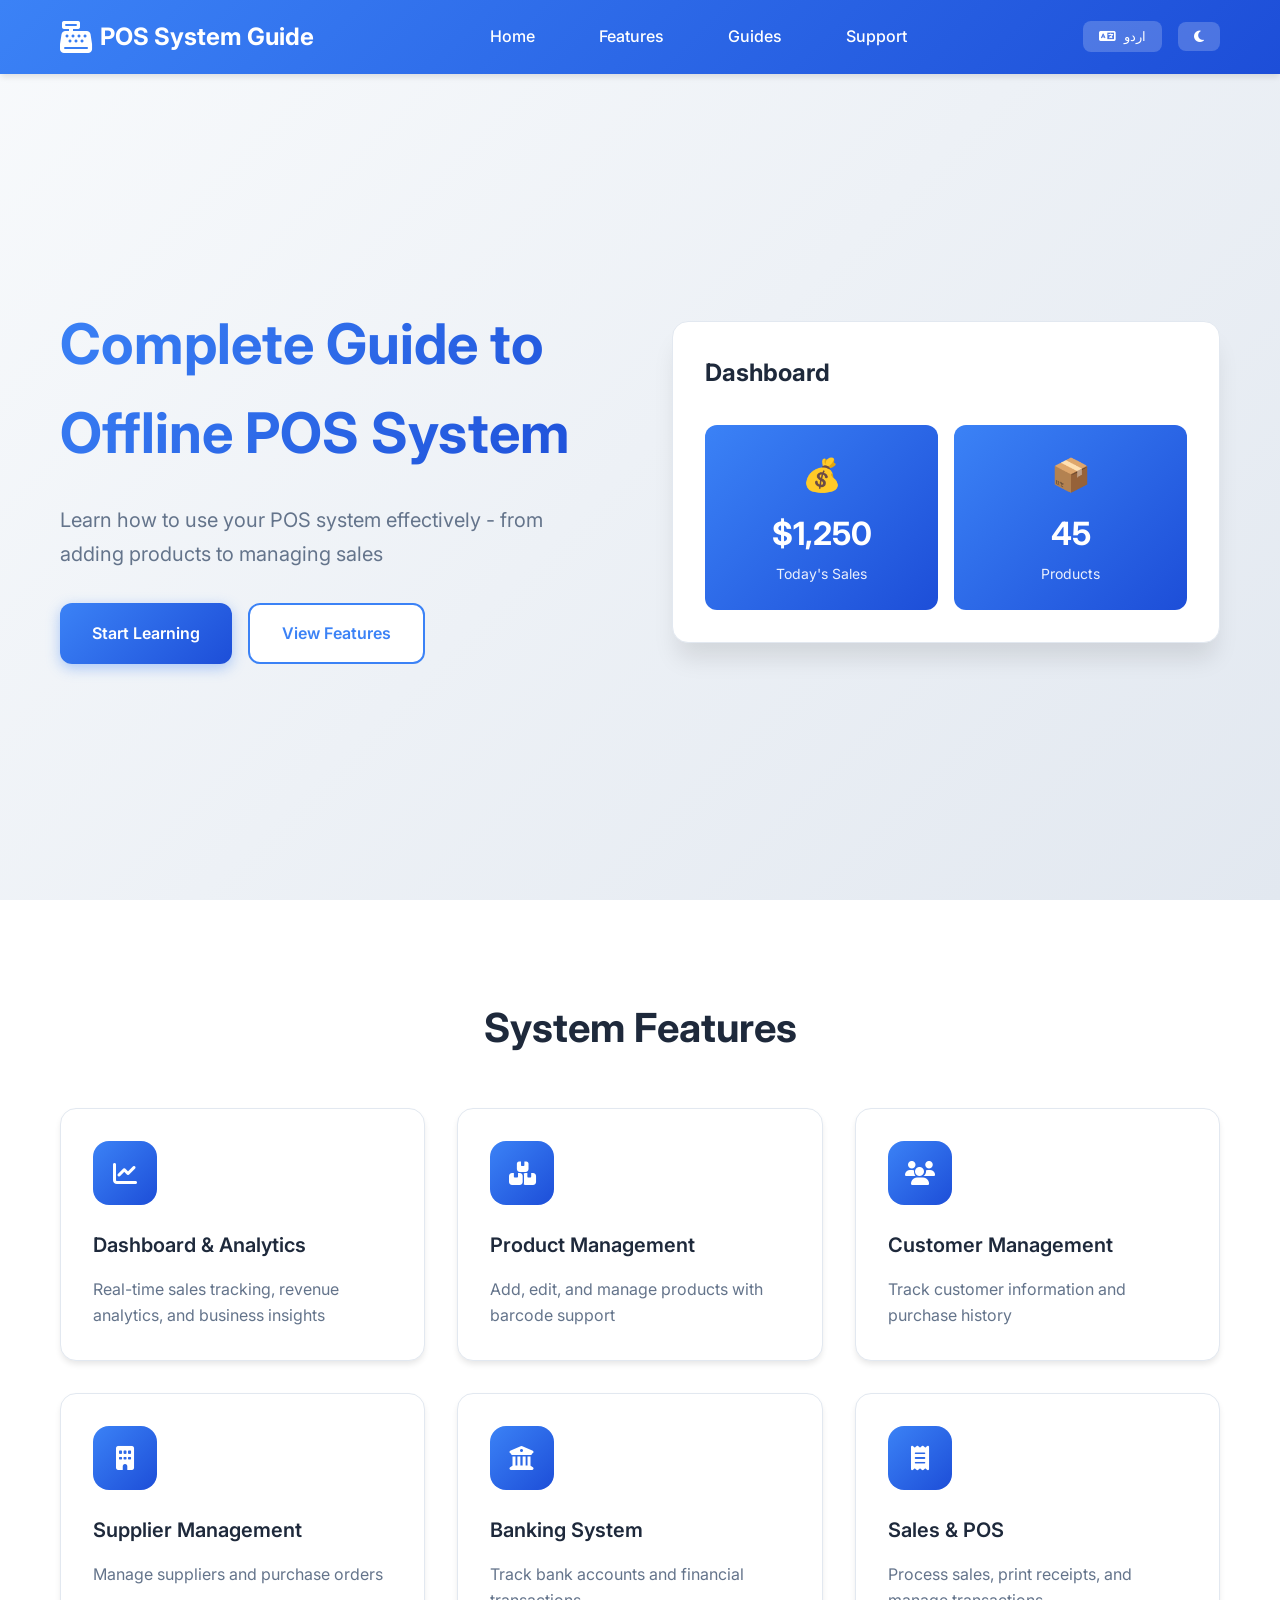
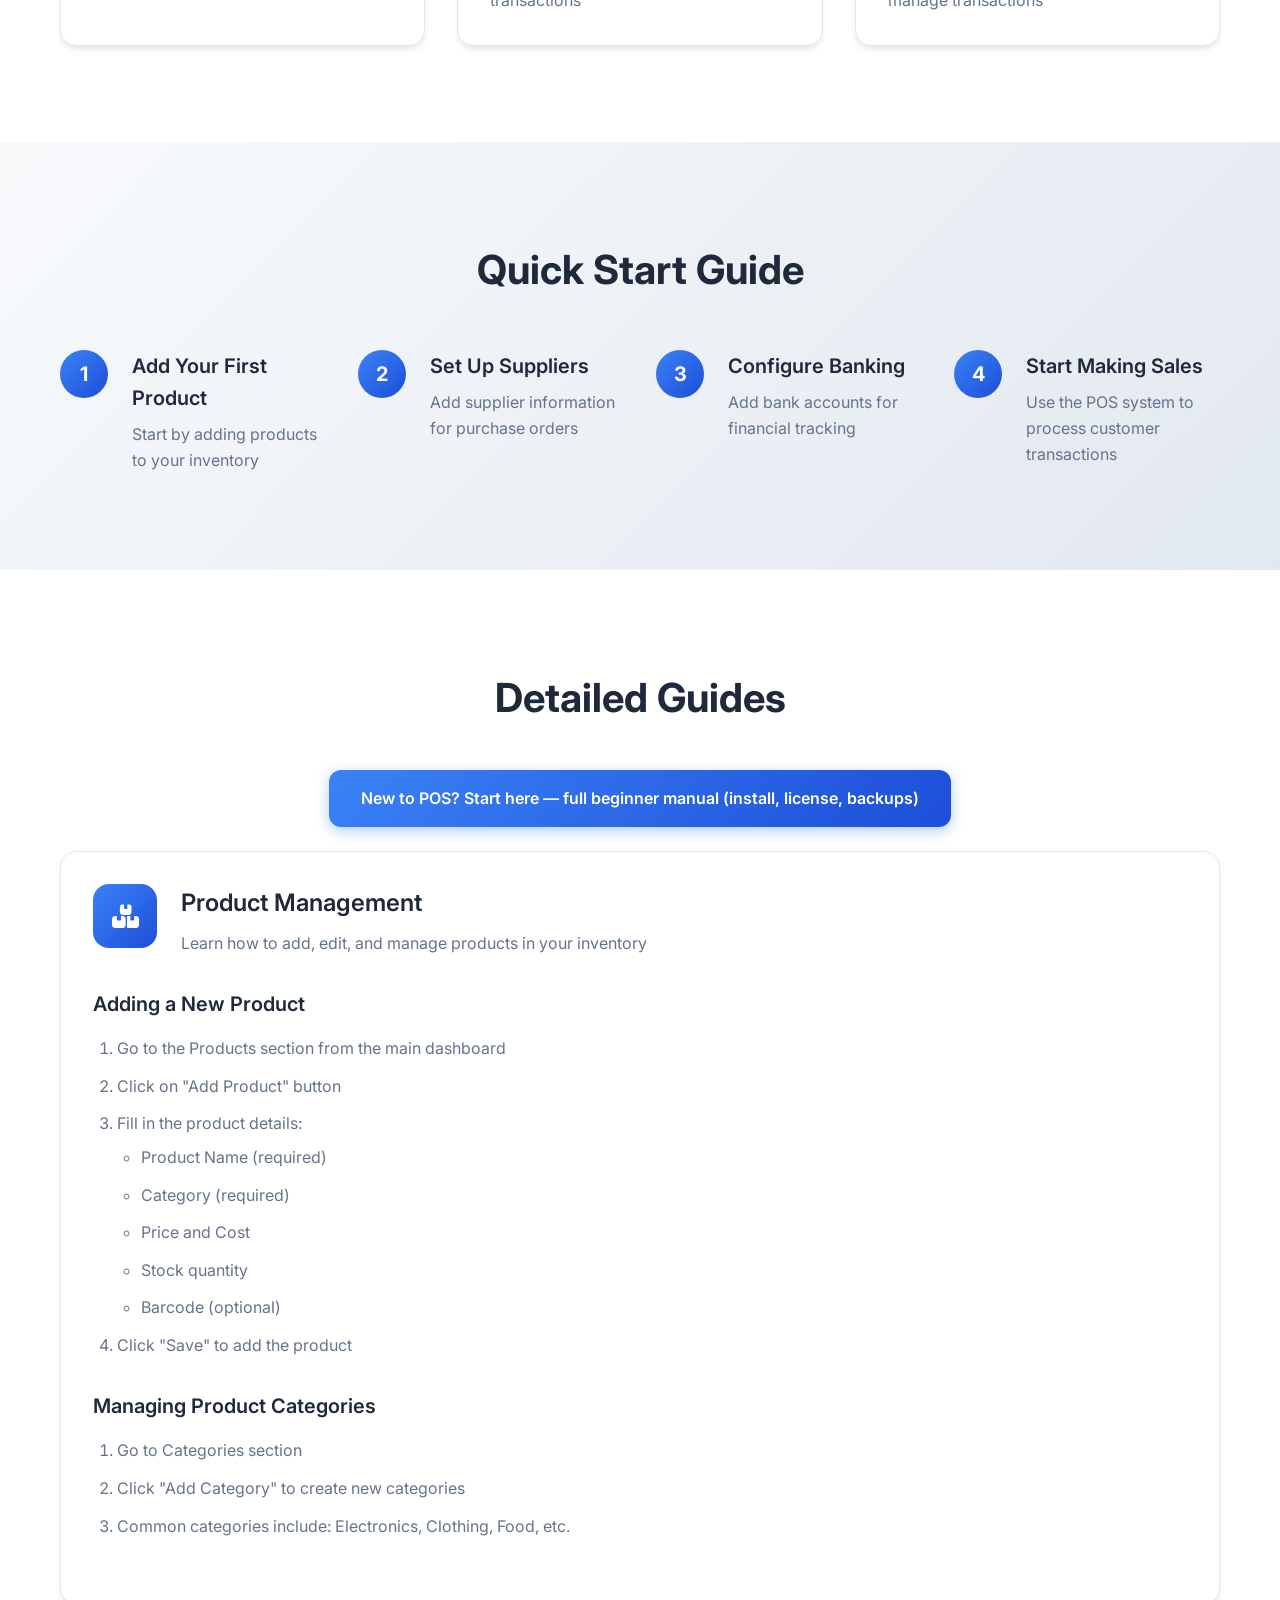
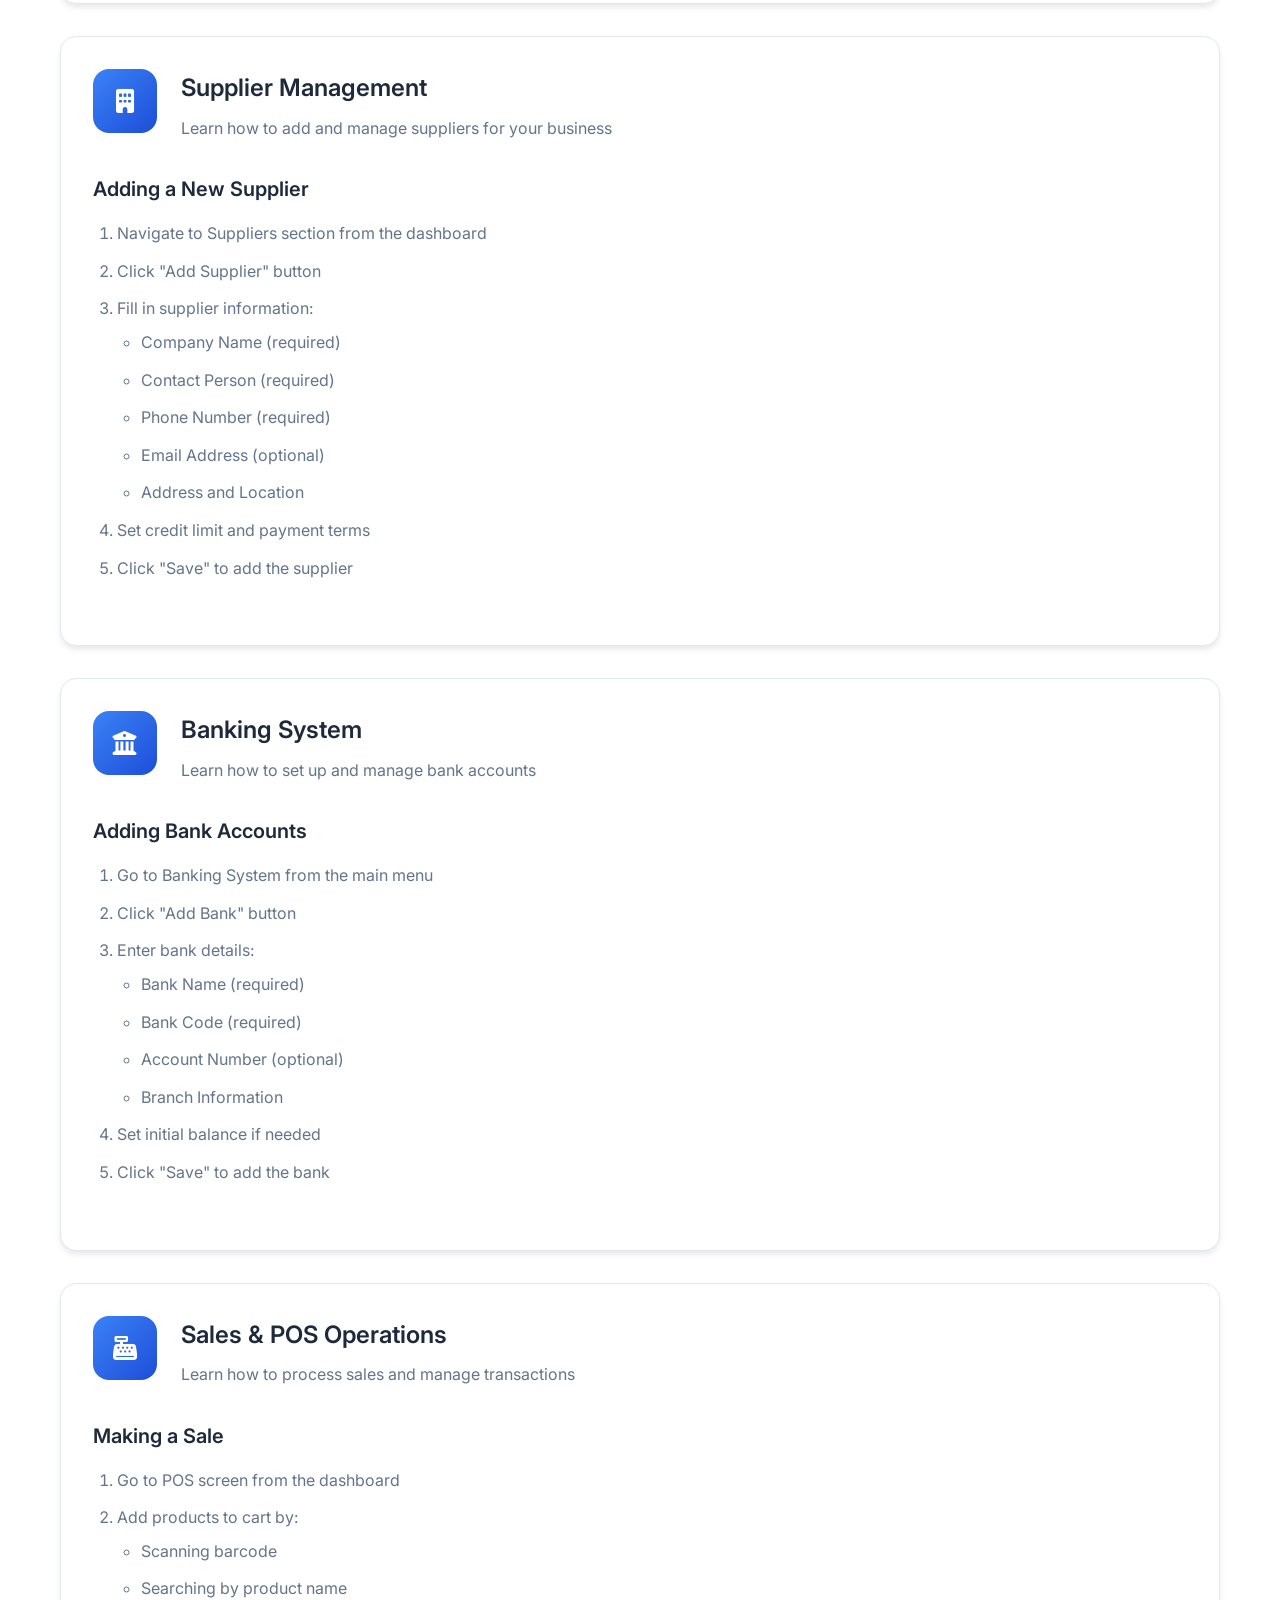
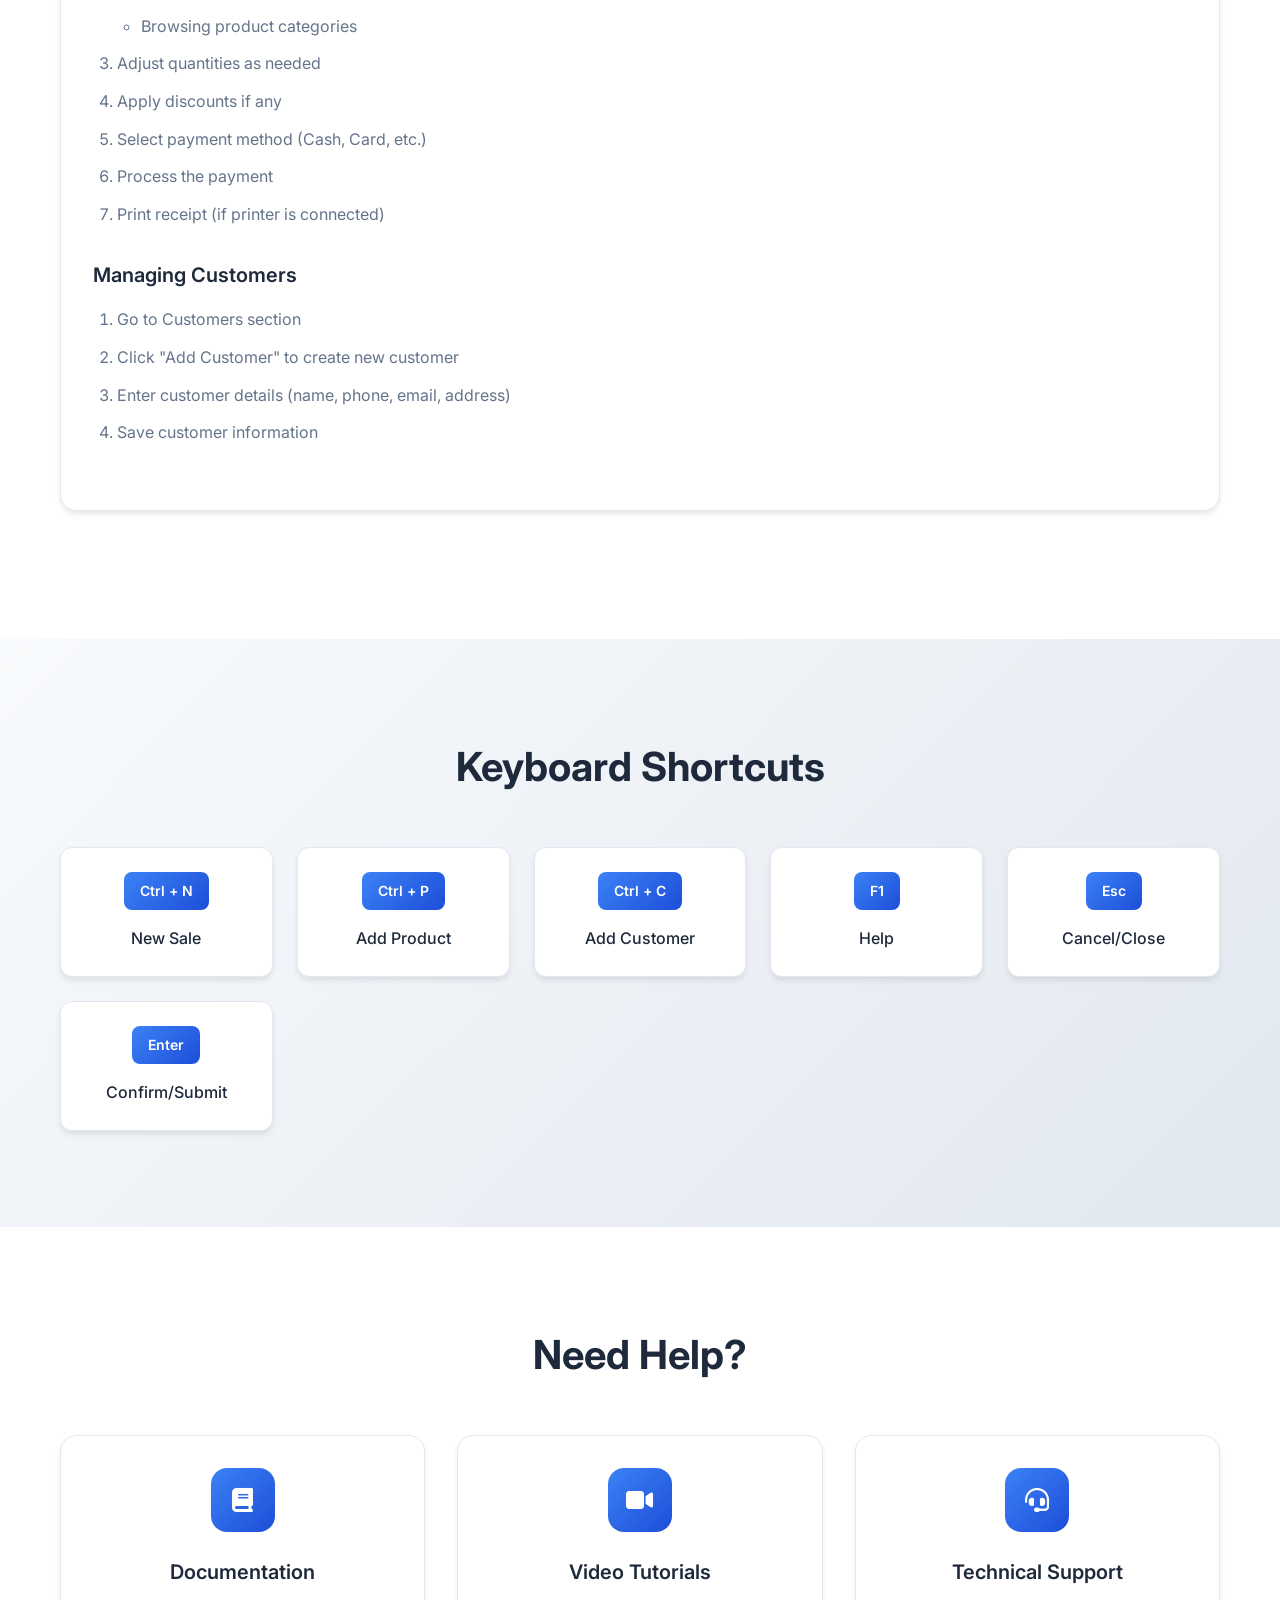
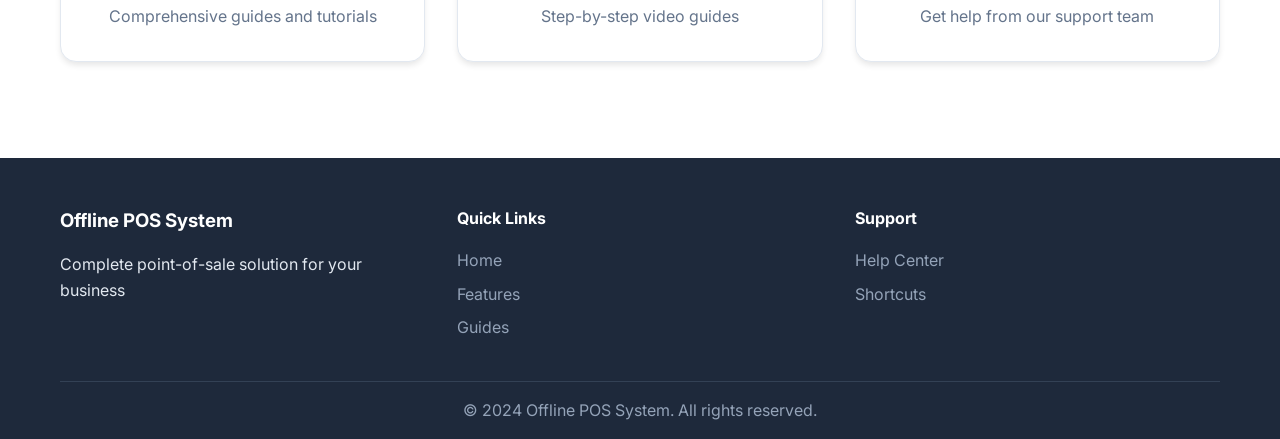
<file: help_website/index.html>
<!DOCTYPE html>
<html lang="en" dir="ltr">
<head>
    <meta charset="UTF-8">
    <meta name="viewport" content="width=device-width, initial-scale=1.0">
    <title>Offline POS System - User Guide | آف لائن پوس سسٹم - صارف گائیڈ</title>
    <link rel="stylesheet" href="styles.css">
    <link href="https://fonts.googleapis.com/css2?family=Inter:wght@300;400;500;600;700&display=swap" rel="stylesheet">
    <link href="https://fonts.googleapis.com/css2?family=Noto+Sans+Arabic:wght@300;400;500;600;700&display=swap" rel="stylesheet">
    <link rel="stylesheet" href="https://cdnjs.cloudflare.com/ajax/libs/font-awesome/6.4.0/css/all.min.css">
</head>
<body>
    <!-- Navigation -->
    <nav class="navbar">
        <div class="nav-container">
            <div class="nav-logo">
                <i class="fas fa-cash-register"></i>
                <span class="en">POS System Guide</span>
                <span class="ur" style="display: none;">پوس سسٹم گائیڈ</span>
            </div>
            <div class="nav-menu">
                <a href="#home" class="nav-link">
                    <span class="en">Home</span>
                    <span class="ur" style="display: none;">ہوم</span>
                </a>
                <a href="#features" class="nav-link">
                    <span class="en">Features</span>
                    <span class="ur" style="display: none;">خصوصیات</span>
                </a>
                <a href="#guides" class="nav-link">
                    <span class="en">Guides</span>
                    <span class="ur" style="display: none;">گائیڈز</span>
                </a>
                <a href="#support" class="nav-link">
                    <span class="en">Support</span>
                    <span class="ur" style="display: none;">سپورٹ</span>
                </a>
            </div>
            <div class="nav-controls">
                <button class="lang-toggle" onclick="toggleLanguage()">
                    <i class="fas fa-language"></i>
                    <span class="en">اردو</span>
                    <span class="ur" style="display: none;">English</span>
                </button>
                <button class="theme-toggle" onclick="toggleTheme()">
                    <i class="fas fa-moon"></i>
                </button>
            </div>
        </div>
    </nav>

    <!-- Hero Section -->
    <section id="home" class="hero">
        <div class="hero-container">
            <div class="hero-content">
                <h1 class="hero-title">
                    <span class="en">Complete Guide to Offline POS System</span>
                    <span class="ur" style="display: none;">آف لائن پوس سسٹم کی مکمل گائیڈ</span>
                </h1>
                <p class="hero-subtitle">
                    <span class="en">Learn how to use your POS system effectively - from adding products to managing sales</span>
                    <span class="ur" style="display: none;">اپنے پوس سسٹم کو مؤثر طریقے سے استعمال کرنا سیکھیں - مصنوعات شامل کرنے سے لے کر فروخت کا انتظام کرنے تک</span>
                </p>
                <div class="hero-buttons">
                    <a href="#guides" class="btn btn-primary">
                        <span class="en">Start Learning</span>
                        <span class="ur" style="display: none;">سیکھنا شروع کریں</span>
                    </a>
                    <a href="#features" class="btn btn-secondary">
                        <span class="en">View Features</span>
                        <span class="ur" style="display: none;">خصوصیات دیکھیں</span>
                    </a>
                </div>
            </div>
            <div class="hero-image">
                <div class="dashboard-preview">
                    <div class="preview-header">
                        <div class="preview-title">
                            <span class="en">Dashboard</span>
                            <span class="ur" style="display: none;">ڈیش بورڈ</span>
                        </div>
                    </div>
                    <div class="preview-stats">
                        <div class="stat-card">
                            <div class="stat-icon">💰</div>
                            <div class="stat-value">$1,250</div>
                            <div class="stat-label">
                                <span class="en">Today's Sales</span>
                                <span class="ur" style="display: none;">آج کی فروخت</span>
                            </div>
                        </div>
                        <div class="stat-card">
                            <div class="stat-icon">📦</div>
                            <div class="stat-value">45</div>
                            <div class="stat-label">
                                <span class="en">Products</span>
                                <span class="ur" style="display: none;">مصنوعات</span>
                            </div>
                        </div>
                    </div>
                </div>
            </div>
        </div>
    </section>

    <!-- Features Section -->
    <section id="features" class="features">
        <div class="container">
            <h2 class="section-title">
                <span class="en">System Features</span>
                <span class="ur" style="display: none;">سسٹم کی خصوصیات</span>
            </h2>
            <div class="features-grid">
                <div class="feature-card">
                    <div class="feature-icon">
                        <i class="fas fa-chart-line"></i>
                    </div>
                    <h3>
                        <span class="en">Dashboard & Analytics</span>
                        <span class="ur" style="display: none;">ڈیش بورڈ اور تجزیات</span>
                    </h3>
                    <p>
                        <span class="en">Real-time sales tracking, revenue analytics, and business insights</span>
                        <span class="ur" style="display: none;">ریئل ٹائم فروخت کی ٹریکنگ، آمدنی کا تجزیہ، اور کاروباری بصیرت</span>
                    </p>
                </div>
                <div class="feature-card">
                    <div class="feature-icon">
                        <i class="fas fa-boxes"></i>
                    </div>
                    <h3>
                        <span class="en">Product Management</span>
                        <span class="ur" style="display: none;">مصنوعات کا انتظام</span>
                    </h3>
                    <p>
                        <span class="en">Add, edit, and manage products with barcode support</span>
                        <span class="ur" style="display: none;">بارکوڈ سپورٹ کے ساتھ مصنوعات شامل، ترمیم اور انتظام کریں</span>
                    </p>
                </div>
                <div class="feature-card">
                    <div class="feature-icon">
                        <i class="fas fa-users"></i>
                    </div>
                    <h3>
                        <span class="en">Customer Management</span>
                        <span class="ur" style="display: none;">کسٹمر کا انتظام</span>
                    </h3>
                    <p>
                        <span class="en">Track customer information and purchase history</span>
                        <span class="ur" style="display: none;">کسٹمر کی معلومات اور خریداری کی تاریخ کو ٹریک کریں</span>
                    </p>
                </div>
                <div class="feature-card">
                    <div class="feature-icon">
                        <i class="fas fa-building"></i>
                    </div>
                    <h3>
                        <span class="en">Supplier Management</span>
                        <span class="ur" style="display: none;">سپلائر کا انتظام</span>
                    </h3>
                    <p>
                        <span class="en">Manage suppliers and purchase orders</span>
                        <span class="ur" style="display: none;">سپلائرز اور خریداری کے آرڈرز کا انتظام کریں</span>
                    </p>
                </div>
                <div class="feature-card">
                    <div class="feature-icon">
                        <i class="fas fa-university"></i>
                    </div>
                    <h3>
                        <span class="en">Banking System</span>
                        <span class="ur" style="display: none;">بینکنگ سسٹم</span>
                    </h3>
                    <p>
                        <span class="en">Track bank accounts and financial transactions</span>
                        <span class="ur" style="display: none;">بینک اکاؤنٹس اور مالی لین دین کو ٹریک کریں</span>
                    </p>
                </div>
                <div class="feature-card">
                    <div class="feature-icon">
                        <i class="fas fa-receipt"></i>
                    </div>
                    <h3>
                        <span class="en">Sales & POS</span>
                        <span class="ur" style="display: none;">فروخت اور پوس</span>
                    </h3>
                    <p>
                        <span class="en">Process sales, print receipts, and manage transactions</span>
                        <span class="ur" style="display: none;">فروخت پروسیس کریں، رسید پرنٹ کریں، اور لین دین کا انتظام کریں</span>
                    </p>
                </div>
            </div>
        </div>
    </section>

    <!-- Quick Start Guide -->
    <section id="quick-start" class="quick-start">
        <div class="container">
            <h2 class="section-title">
                <span class="en">Quick Start Guide</span>
                <span class="ur" style="display: none;">فوری شروع گائیڈ</span>
            </h2>
            <div class="quick-start-steps">
                <div class="step">
                    <div class="step-number">1</div>
                    <div class="step-content">
                        <h3>
                            <span class="en">Add Your First Product</span>
                            <span class="ur" style="display: none;">اپنی پہلی مصنوعات شامل کریں</span>
                        </h3>
                        <p>
                            <span class="en">Start by adding products to your inventory</span>
                            <span class="ur" style="display: none;">اپنے انوینٹری میں مصنوعات شامل کرکے شروع کریں</span>
                        </p>
                    </div>
                </div>
                <div class="step">
                    <div class="step-number">2</div>
                    <div class="step-content">
                        <h3>
                            <span class="en">Set Up Suppliers</span>
                            <span class="ur" style="display: none;">سپلائرز سیٹ اپ کریں</span>
                        </h3>
                        <p>
                            <span class="en">Add supplier information for purchase orders</span>
                            <span class="ur" style="display: none;">خریداری کے آرڈرز کے لیے سپلائر کی معلومات شامل کریں</span>
                        </p>
                    </div>
                </div>
                <div class="step">
                    <div class="step-number">3</div>
                    <div class="step-content">
                        <h3>
                            <span class="en">Configure Banking</span>
                            <span class="ur" style="display: none;">بینکنگ کنفیگر کریں</span>
                        </h3>
                        <p>
                            <span class="en">Add bank accounts for financial tracking</span>
                            <span class="ur" style="display: none;">مالی ٹریکنگ کے لیے بینک اکاؤنٹس شامل کریں</span>
                        </p>
                    </div>
                </div>
                <div class="step">
                    <div class="step-number">4</div>
                    <div class="step-content">
                        <h3>
                            <span class="en">Start Making Sales</span>
                            <span class="ur" style="display: none;">فروخت شروع کریں</span>
                        </h3>
                        <p>
                            <span class="en">Use the POS system to process customer transactions</span>
                            <span class="ur" style="display: none;">کسٹمر کے لین دین کو پروسیس کرنے کے لیے پوس سسٹم استعمال کریں</span>
                        </p>
                    </div>
                </div>
            </div>
        </div>
    </section>

    <!-- Detailed Guides -->
    <section id="guides" class="guides">
        <div class="container">
            <h2 class="section-title">
                <span class="en">Detailed Guides</span>
                <span class="ur" style="display: none;">تفصیلی گائیڈز</span>
            </h2>
            <p style="margin: -0.5rem 0 1.5rem; text-align: center;">
                <a href="beginner-complete-guide.html" class="btn btn-primary" style="display: inline-block; text-decoration: none;">
                    <span class="en">New to POS? Start here — full beginner manual (install, license, backups)</span>
                    <span class="ur" style="display: none;">نئے صارفین: مکمل ابتدائی گائیڈ</span>
                </a>
            </p>
            
            <!-- Product Management Guide -->
            <div class="guide-section">
                <div class="guide-header">
                    <div class="guide-icon">
                        <i class="fas fa-boxes"></i>
                    </div>
                    <div class="guide-title">
                        <h3>
                            <span class="en">Product Management</span>
                            <span class="ur" style="display: none;">مصنوعات کا انتظام</span>
                        </h3>
                        <p>
                            <span class="en">Learn how to add, edit, and manage products in your inventory</span>
                            <span class="ur" style="display: none;">اپنے انوینٹری میں مصنوعات شامل، ترمیم اور انتظام کرنا سیکھیں</span>
                        </p>
                    </div>
                </div>
                <div class="guide-content">
                    <div class="guide-step">
                        <h4>
                            <span class="en">Adding a New Product</span>
                            <span class="ur" style="display: none;">نئی مصنوعات شامل کرنا</span>
                        </h4>
                        <ol>
                            <li>
                                <span class="en">Go to the Products section from the main dashboard</span>
                                <span class="ur" style="display: none;">مین ڈیش بورڈ سے مصنوعات کے سیکشن میں جائیں</span>
                            </li>
                            <li>
                                <span class="en">Click on "Add Product" button</span>
                                <span class="ur" style="display: none;">"مصنوعات شامل کریں" بٹن پر کلک کریں</span>
                            </li>
                            <li>
                                <span class="en">Fill in the product details:</span>
                                <span class="ur" style="display: none;">مصنوعات کی تفصیلات بھریں:</span>
                                <ul>
                                    <li>
                                        <span class="en">Product Name (required)</span>
                                        <span class="ur" style="display: none;">مصنوعات کا نام (ضروری)</span>
                                    </li>
                                    <li>
                                        <span class="en">Category (required)</span>
                                        <span class="ur" style="display: none;">قسم (ضروری)</span>
                                    </li>
                                    <li>
                                        <span class="en">Price and Cost</span>
                                        <span class="ur" style="display: none;">قیمت اور لاگت</span>
                                    </li>
                                    <li>
                                        <span class="en">Stock quantity</span>
                                        <span class="ur" style="display: none;">اسٹاک کی مقدار</span>
                                    </li>
                                    <li>
                                        <span class="en">Barcode (optional)</span>
                                        <span class="ur" style="display: none;">بارکوڈ (اختیاری)</span>
                                    </li>
                                </ul>
                            </li>
                            <li>
                                <span class="en">Click "Save" to add the product</span>
                                <span class="ur" style="display: none;">مصنوعات شامل کرنے کے لیے "محفوظ کریں" پر کلک کریں</span>
                            </li>
                        </ol>
                    </div>
                    <div class="guide-step">
                        <h4>
                            <span class="en">Managing Product Categories</span>
                            <span class="ur" style="display: none;">مصنوعات کی اقسام کا انتظام</span>
                        </h4>
                        <ol>
                            <li>
                                <span class="en">Go to Categories section</span>
                                <span class="ur" style="display: none;">اقسام کے سیکشن میں جائیں</span>
                            </li>
                            <li>
                                <span class="en">Click "Add Category" to create new categories</span>
                                <span class="ur" style="display: none;">نئی اقسام بنانے کے لیے "قسم شامل کریں" پر کلک کریں</span>
                            </li>
                            <li>
                                <span class="en">Common categories include: Electronics, Clothing, Food, etc.</span>
                                <span class="ur" style="display: none;">عام اقسام میں شامل ہیں: الیکٹرانکس، کپڑے، کھانا، وغیرہ</span>
                            </li>
                        </ol>
                    </div>
                </div>
            </div>

            <!-- Supplier Management Guide -->
            <div class="guide-section">
                <div class="guide-header">
                    <div class="guide-icon">
                        <i class="fas fa-building"></i>
                    </div>
                    <div class="guide-title">
                        <h3>
                            <span class="en">Supplier Management</span>
                            <span class="ur" style="display: none;">سپلائر کا انتظام</span>
                        </h3>
                        <p>
                            <span class="en">Learn how to add and manage suppliers for your business</span>
                            <span class="ur" style="display: none;">اپنے کاروبار کے لیے سپلائرز شامل اور انتظام کرنا سیکھیں</span>
                        </p>
                    </div>
                </div>
                <div class="guide-content">
                    <div class="guide-step">
                        <h4>
                            <span class="en">Adding a New Supplier</span>
                            <span class="ur" style="display: none;">نیا سپلائر شامل کرنا</span>
                        </h4>
                        <ol>
                            <li>
                                <span class="en">Navigate to Suppliers section from the dashboard</span>
                                <span class="ur" style="display: none;">ڈیش بورڈ سے سپلائرز کے سیکشن میں جائیں</span>
                            </li>
                            <li>
                                <span class="en">Click "Add Supplier" button</span>
                                <span class="ur" style="display: none;">"سپلائر شامل کریں" بٹن پر کلک کریں</span>
                            </li>
                            <li>
                                <span class="en">Fill in supplier information:</span>
                                <span class="ur" style="display: none;">سپلائر کی معلومات بھریں:</span>
                                <ul>
                                    <li>
                                        <span class="en">Company Name (required)</span>
                                        <span class="ur" style="display: none;">کمپنی کا نام (ضروری)</span>
                                    </li>
                                    <li>
                                        <span class="en">Contact Person (required)</span>
                                        <span class="ur" style="display: none;">رابطہ شخص (ضروری)</span>
                                    </li>
                                    <li>
                                        <span class="en">Phone Number (required)</span>
                                        <span class="ur" style="display: none;">فون نمبر (ضروری)</span>
                                    </li>
                                    <li>
                                        <span class="en">Email Address (optional)</span>
                                        <span class="ur" style="display: none;">ای میل ایڈریس (اختیاری)</span>
                                    </li>
                                    <li>
                                        <span class="en">Address and Location</span>
                                        <span class="ur" style="display: none;">پتہ اور مقام</span>
                                    </li>
                                </ul>
                            </li>
                            <li>
                                <span class="en">Set credit limit and payment terms</span>
                                <span class="ur" style="display: none;">کریڈٹ لیمٹ اور ادائیگی کی شرائط طے کریں</span>
                            </li>
                            <li>
                                <span class="en">Click "Save" to add the supplier</span>
                                <span class="ur" style="display: none;">سپلائر شامل کرنے کے لیے "محفوظ کریں" پر کلک کریں</span>
                            </li>
                        </ol>
                    </div>
                </div>
            </div>

            <!-- Banking System Guide -->
            <div class="guide-section">
                <div class="guide-header">
                    <div class="guide-icon">
                        <i class="fas fa-university"></i>
                    </div>
                    <div class="guide-title">
                        <h3>
                            <span class="en">Banking System</span>
                            <span class="ur" style="display: none;">بینکنگ سسٹم</span>
                        </h3>
                        <p>
                            <span class="en">Learn how to set up and manage bank accounts</span>
                            <span class="ur" style="display: none;">بینک اکاؤنٹس سیٹ اپ اور انتظام کرنا سیکھیں</span>
                        </p>
                    </div>
                </div>
                <div class="guide-content">
                    <div class="guide-step">
                        <h4>
                            <span class="en">Adding Bank Accounts</span>
                            <span class="ur" style="display: none;">بینک اکاؤنٹس شامل کرنا</span>
                        </h4>
                        <ol>
                            <li>
                                <span class="en">Go to Banking System from the main menu</span>
                                <span class="ur" style="display: none;">مین مینو سے بینکنگ سسٹم میں جائیں</span>
                            </li>
                            <li>
                                <span class="en">Click "Add Bank" button</span>
                                <span class="ur" style="display: none;">"بینک شامل کریں" بٹن پر کلک کریں</span>
                            </li>
                            <li>
                                <span class="en">Enter bank details:</span>
                                <span class="ur" style="display: none;">بینک کی تفصیلات درج کریں:</span>
                                <ul>
                                    <li>
                                        <span class="en">Bank Name (required)</span>
                                        <span class="ur" style="display: none;">بینک کا نام (ضروری)</span>
                                    </li>
                                    <li>
                                        <span class="en">Bank Code (required)</span>
                                        <span class="ur" style="display: none;">بینک کوڈ (ضروری)</span>
                                    </li>
                                    <li>
                                        <span class="en">Account Number (optional)</span>
                                        <span class="ur" style="display: none;">اکاؤنٹ نمبر (اختیاری)</span>
                                    </li>
                                    <li>
                                        <span class="en">Branch Information</span>
                                        <span class="ur" style="display: none;">برانچ کی معلومات</span>
                                    </li>
                                </ul>
                            </li>
                            <li>
                                <span class="en">Set initial balance if needed</span>
                                <span class="ur" style="display: none;">اگر ضروری ہو تو ابتدائی بیلنس سیٹ کریں</span>
                            </li>
                            <li>
                                <span class="en">Click "Save" to add the bank</span>
                                <span class="ur" style="display: none;">بینک شامل کرنے کے لیے "محفوظ کریں" پر کلک کریں</span>
                            </li>
                        </ol>
                    </div>
                </div>
            </div>

            <!-- Sales & POS Guide -->
            <div class="guide-section">
                <div class="guide-header">
                    <div class="guide-icon">
                        <i class="fas fa-cash-register"></i>
                    </div>
                    <div class="guide-title">
                        <h3>
                            <span class="en">Sales & POS Operations</span>
                            <span class="ur" style="display: none;">فروخت اور پوس آپریشنز</span>
                        </h3>
                        <p>
                            <span class="en">Learn how to process sales and manage transactions</span>
                            <span class="ur" style="display: none;">فروخت پروسیس اور لین دین کا انتظام کرنا سیکھیں</span>
                        </p>
                    </div>
                </div>
                <div class="guide-content">
                    <div class="guide-step">
                        <h4>
                            <span class="en">Making a Sale</span>
                            <span class="ur" style="display: none;">فروخت کرنا</span>
                        </h4>
                        <ol>
                            <li>
                                <span class="en">Go to POS screen from the dashboard</span>
                                <span class="ur" style="display: none;">ڈیش بورڈ سے پوس اسکرین میں جائیں</span>
                            </li>
                            <li>
                                <span class="en">Add products to cart by:</span>
                                <span class="ur" style="display: none;">کارٹ میں مصنوعات شامل کریں:</span>
                                <ul>
                                    <li>
                                        <span class="en">Scanning barcode</span>
                                        <span class="ur" style="display: none;">بارکوڈ اسکین کرکے</span>
                                    </li>
                                    <li>
                                        <span class="en">Searching by product name</span>
                                        <span class="ur" style="display: none;">مصنوعات کے نام سے تلاش کرکے</span>
                                    </li>
                                    <li>
                                        <span class="en">Browsing product categories</span>
                                        <span class="ur" style="display: none;">مصنوعات کی اقسام براؤز کرکے</span>
                                    </li>
                                </ul>
                            </li>
                            <li>
                                <span class="en">Adjust quantities as needed</span>
                                <span class="ur" style="display: none;">ضرورت کے مطابق مقدار ایڈجسٹ کریں</span>
                            </li>
                            <li>
                                <span class="en">Apply discounts if any</span>
                                <span class="ur" style="display: none;">اگر کوئی ہو تو رعایت لاگو کریں</span>
                            </li>
                            <li>
                                <span class="en">Select payment method (Cash, Card, etc.)</span>
                                <span class="ur" style="display: none;">ادائیگی کا طریقہ منتخب کریں (نقد، کارڈ، وغیرہ)</span>
                            </li>
                            <li>
                                <span class="en">Process the payment</span>
                                <span class="ur" style="display: none;">ادائیگی پروسیس کریں</span>
                            </li>
                            <li>
                                <span class="en">Print receipt (if printer is connected)</span>
                                <span class="ur" style="display: none;">رسید پرنٹ کریں (اگر پرنٹر کنیکٹ ہے)</span>
                            </li>
                        </ol>
                    </div>
                    <div class="guide-step">
                        <h4>
                            <span class="en">Managing Customers</span>
                            <span class="ur" style="display: none;">کسٹمرز کا انتظام</span>
                        </h4>
                        <ol>
                            <li>
                                <span class="en">Go to Customers section</span>
                                <span class="ur" style="display: none;">کسٹمرز کے سیکشن میں جائیں</span>
                            </li>
                            <li>
                                <span class="en">Click "Add Customer" to create new customer</span>
                                <span class="ur" style="display: none;">نیا کسٹمر بنانے کے لیے "کسٹمر شامل کریں" پر کلک کریں</span>
                            </li>
                            <li>
                                <span class="en">Enter customer details (name, phone, email, address)</span>
                                <span class="ur" style="display: none;">کسٹمر کی تفصیلات درج کریں (نام، فون، ای میل، پتہ)</span>
                            </li>
                            <li>
                                <span class="en">Save customer information</span>
                                <span class="ur" style="display: none;">کسٹمر کی معلومات محفوظ کریں</span>
                            </li>
                        </ol>
                    </div>
                </div>
            </div>
        </div>
    </section>

    <!-- Keyboard Shortcuts -->
    <section id="shortcuts" class="shortcuts">
        <div class="container">
            <h2 class="section-title">
                <span class="en">Keyboard Shortcuts</span>
                <span class="ur" style="display: none;">کی بورڈ شارٹ کٹس</span>
            </h2>
            <div class="shortcuts-grid">
                <div class="shortcut-card">
                    <div class="shortcut-key">Ctrl + N</div>
                    <div class="shortcut-desc">
                        <span class="en">New Sale</span>
                        <span class="ur" style="display: none;">نئی فروخت</span>
                    </div>
                </div>
                <div class="shortcut-card">
                    <div class="shortcut-key">Ctrl + P</div>
                    <div class="shortcut-desc">
                        <span class="en">Add Product</span>
                        <span class="ur" style="display: none;">مصنوعات شامل کریں</span>
                    </div>
                </div>
                <div class="shortcut-card">
                    <div class="shortcut-key">Ctrl + C</div>
                    <div class="shortcut-desc">
                        <span class="en">Add Customer</span>
                        <span class="ur" style="display: none;">کسٹمر شامل کریں</span>
                    </div>
                </div>
                <div class="shortcut-card">
                    <div class="shortcut-key">F1</div>
                    <div class="shortcut-desc">
                        <span class="en">Help</span>
                        <span class="ur" style="display: none;">مدد</span>
                    </div>
                </div>
                <div class="shortcut-card">
                    <div class="shortcut-key">Esc</div>
                    <div class="shortcut-desc">
                        <span class="en">Cancel/Close</span>
                        <span class="ur" style="display: none;">منسوخ/بند کریں</span>
                    </div>
                </div>
                <div class="shortcut-card">
                    <div class="shortcut-key">Enter</div>
                    <div class="shortcut-desc">
                        <span class="en">Confirm/Submit</span>
                        <span class="ur" style="display: none;">تصدیق/جمع کریں</span>
                    </div>
                </div>
            </div>
        </div>
    </section>

    <!-- Support Section -->
    <section id="support" class="support">
        <div class="container">
            <h2 class="section-title">
                <span class="en">Need Help?</span>
                <span class="ur" style="display: none;">مدد چاہیے؟</span>
            </h2>
            <div class="support-content">
                <div class="support-card">
                    <div class="support-icon">
                        <i class="fas fa-book"></i>
                    </div>
                    <h3>
                        <span class="en">Documentation</span>
                        <span class="ur" style="display: none;">دستاویزات</span>
                    </h3>
                    <p>
                        <span class="en">Comprehensive guides and tutorials</span>
                        <span class="ur" style="display: none;">جامع گائیڈز اور ٹیوٹوریلز</span>
                    </p>
                </div>
                <div class="support-card">
                    <div class="support-icon">
                        <i class="fas fa-video"></i>
                    </div>
                    <h3>
                        <span class="en">Video Tutorials</span>
                        <span class="ur" style="display: none;">ویڈیو ٹیوٹوریلز</span>
                    </h3>
                    <p>
                        <span class="en">Step-by-step video guides</span>
                        <span class="ur" style="display: none;">قدم بہ قدم ویڈیو گائیڈز</span>
                    </p>
                </div>
                <div class="support-card">
                    <div class="support-icon">
                        <i class="fas fa-headset"></i>
                    </div>
                    <h3>
                        <span class="en">Technical Support</span>
                        <span class="ur" style="display: none;">ٹیکنیکل سپورٹ</span>
                    </h3>
                    <p>
                        <span class="en">Get help from our support team</span>
                        <span class="ur" style="display: none;">ہماری سپورٹ ٹیم سے مدد حاصل کریں</span>
                    </p>
                </div>
            </div>
        </div>
    </section>

    <!-- Footer -->
    <footer class="footer">
        <div class="container">
            <div class="footer-content">
                <div class="footer-section">
                    <h3>
                        <span class="en">Offline POS System</span>
                        <span class="ur" style="display: none;">آف لائن پوس سسٹم</span>
                    </h3>
                    <p>
                        <span class="en">Complete point-of-sale solution for your business</span>
                        <span class="ur" style="display: none;">آپ کے کاروبار کے لیے مکمل پوائنٹ آف سیل حل</span>
                    </p>
                </div>
                <div class="footer-section">
                    <h4>
                        <span class="en">Quick Links</span>
                        <span class="ur" style="display: none;">فوری لنکس</span>
                    </h4>
                    <ul>
                        <li><a href="#home">
                            <span class="en">Home</span>
                            <span class="ur" style="display: none;">ہوم</span>
                        </a></li>
                        <li><a href="#features">
                            <span class="en">Features</span>
                            <span class="ur" style="display: none;">خصوصیات</span>
                        </a></li>
                        <li><a href="#guides">
                            <span class="en">Guides</span>
                            <span class="ur" style="display: none;">گائیڈز</span>
                        </a></li>
                    </ul>
                </div>
                <div class="footer-section">
                    <h4>
                        <span class="en">Support</span>
                        <span class="ur" style="display: none;">سپورٹ</span>
                    </h4>
                    <ul>
                        <li><a href="#support">
                            <span class="en">Help Center</span>
                            <span class="ur" style="display: none;">ہیلپ سینٹر</span>
                        </a></li>
                        <li><a href="#shortcuts">
                            <span class="en">Shortcuts</span>
                            <span class="ur" style="display: none;">شارٹ کٹس</span>
                        </a></li>
                    </ul>
                </div>
            </div>
            <div class="footer-bottom">
                <p>&copy; 2024 Offline POS System. 
                    <span class="en">All rights reserved.</span>
                    <span class="ur" style="display: none;">تمام حقوق محفوظ ہیں۔</span>
                </p>
            </div>
        </div>
    </footer>

    <script src="script.js"></script>
</body>
</html>
</file>
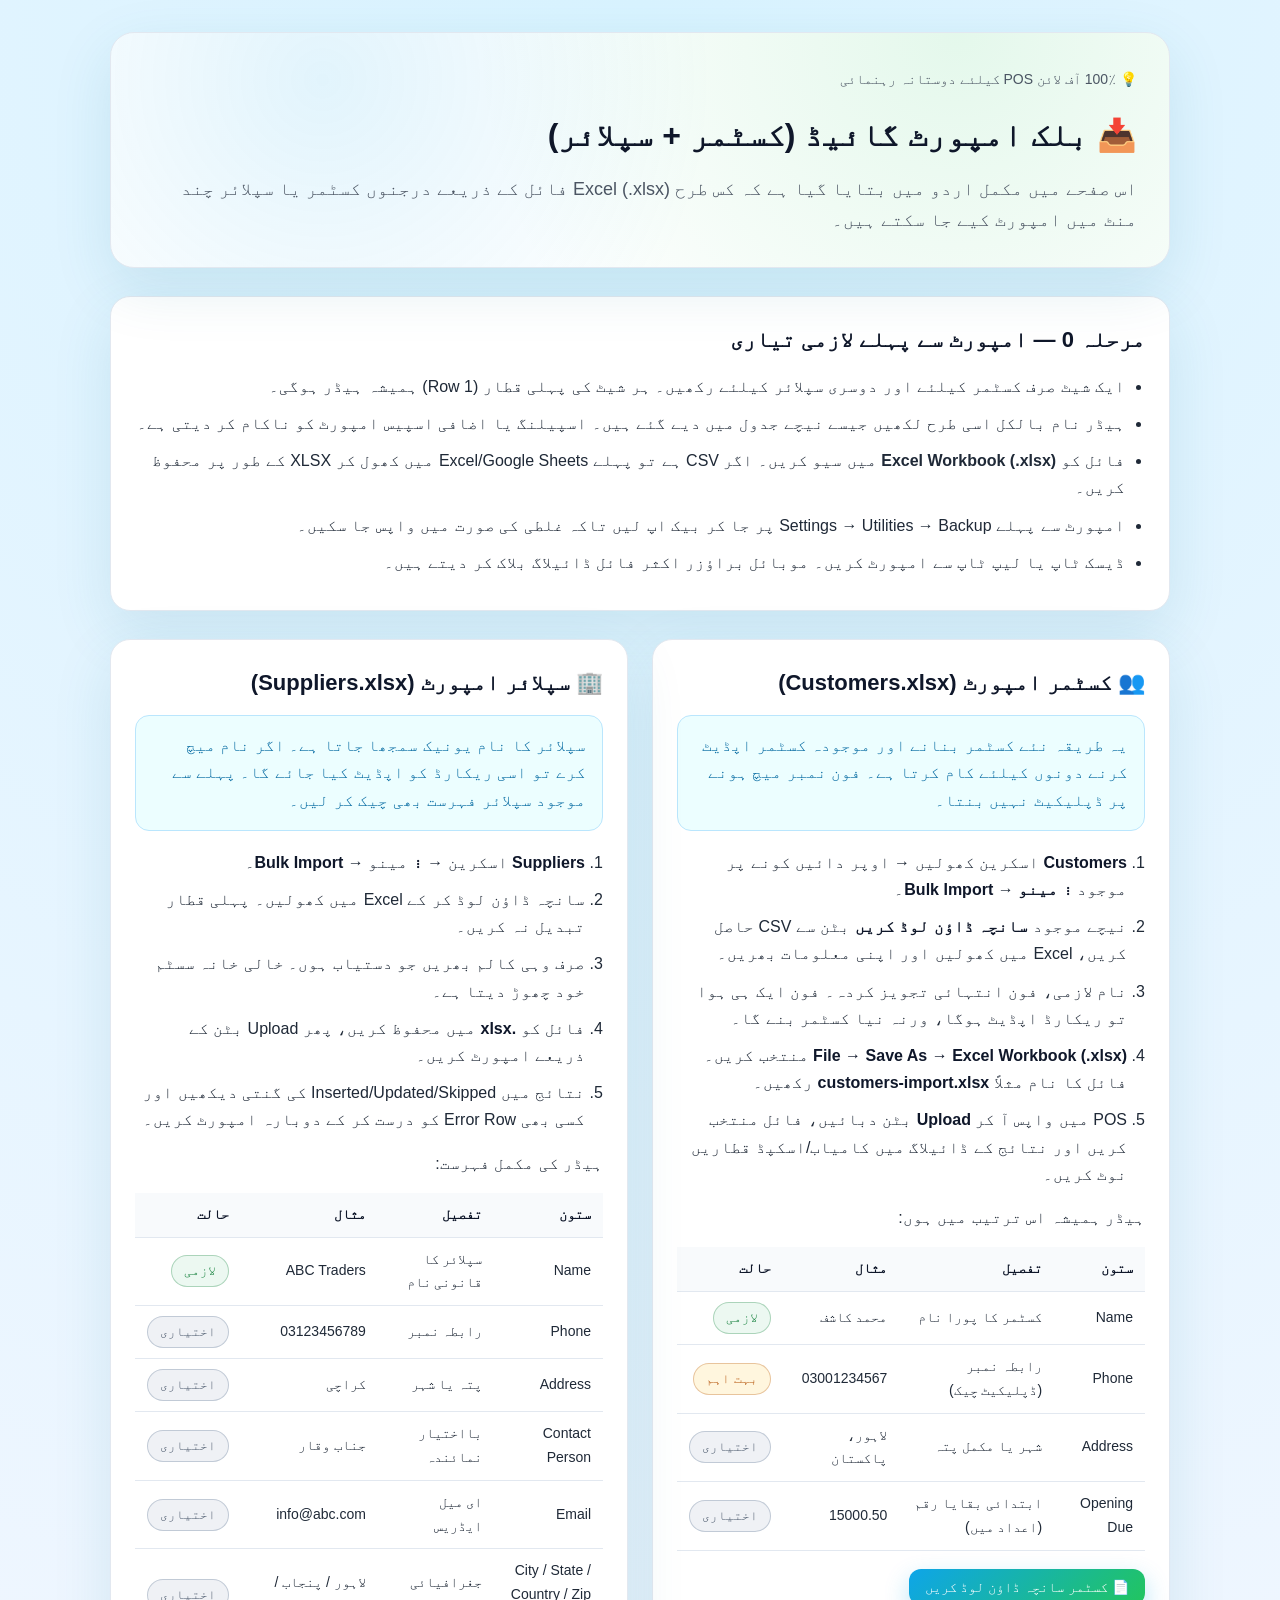
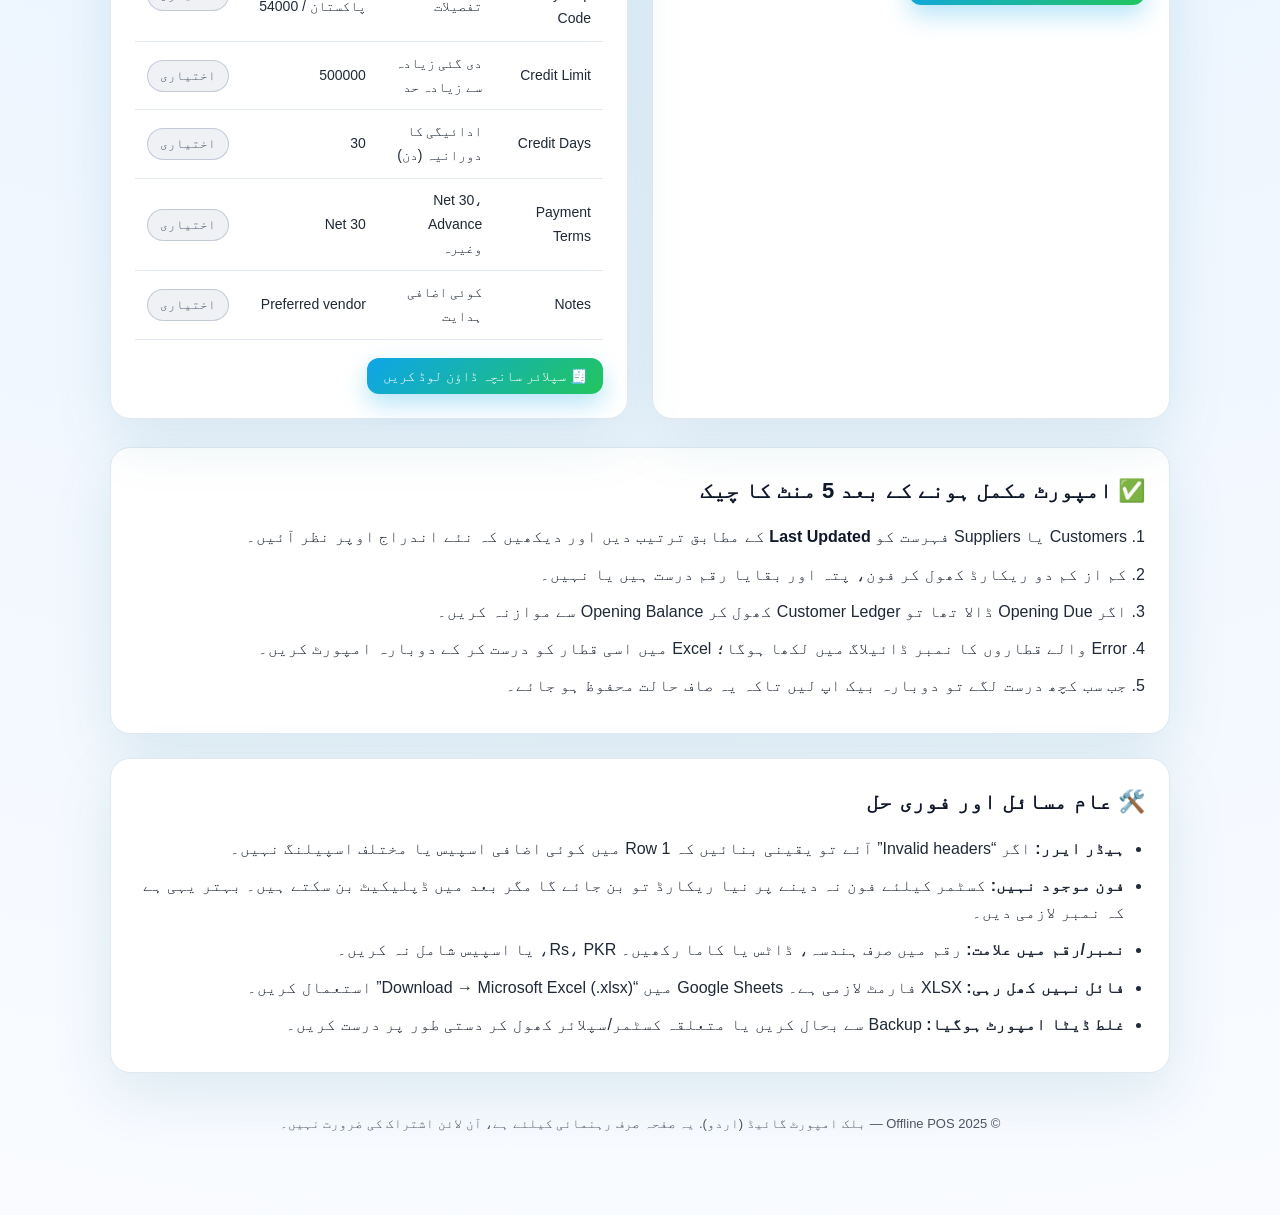
<file: docs/bulk-import.html>
<!DOCTYPE html>
<html lang="ur" dir="rtl">
<head>
  <meta charset="UTF-8" />
  <meta name="viewport" content="width=device-width, initial-scale=1.0" />
  <title>بلک امپورٹ گائیڈ - کسٹمر اور سپلائر</title>
  <meta name="description" content="آف لائن POS میں کسٹمر اور سپلائر ریکارڈ بلک امپورٹ کرنے کی مکمل اردو گائیڈ" />
  <meta name="robots" content="noindex, nofollow" />
  <link rel="icon" href="data:image/svg+xml,%3Csvg xmlns='http://www.w3.org/2000/svg' viewBox='0 0 64 64'%3E%3Ccircle cx='32' cy='32' r='28' fill='%2346b4b8'/%3E%3Cpath d='M20 33h24M32 21v24' stroke='%23fff' stroke-width='4' stroke-linecap='round'/%3E%3C/svg%3E" />
  <style>
    :root {
      --bg: #f0f7ff;
      --card: #ffffff;
      --text: #1f2937;
      --muted: #4b5563;
      --accent: #0ea5e9;
      --accent-2: #22c55e;
      --shadow: 0 20px 60px rgba(15, 118, 143, 0.12);
      --border: #e2e8f0;
    }
    * { box-sizing: border-box; }
    body {
      margin: 0;
      font-family: 'Noto Nastaliq Urdu', 'Jameel Noori Nastaleeq', 'Segoe UI', sans-serif;
      background: radial-gradient(circle at top, #d8f3ff 0%, #eef6ff 60%, #f9fbff 100%);
      color: var(--text);
      line-height: 1.7;
      min-height: 100vh;
    }
    .wrapper {
      max-width: 1100px;
      margin: 0 auto;
      padding: 32px 20px 80px;
    }
    .hero {
      background: var(--card);
      border-radius: 24px;
      padding: 32px;
      box-shadow: var(--shadow);
      border: 1px solid var(--border);
      position: relative;
      overflow: hidden;
    }
    .hero::after {
      content: '';
      position: absolute;
      inset: 0;
      background: radial-gradient(circle at 20% 20%, rgba(14,165,233,0.12), transparent 45%),
                  radial-gradient(circle at 80% 0%, rgba(34,197,94,0.12), transparent 55%);
      z-index: 0;
    }
    .hero-content { position: relative; z-index: 1; }
    h1 {
      margin: 0 0 12px;
      font-size: 32px;
      color: #0f172a;
    }
    .lead {
      margin: 0;
      color: var(--muted);
      font-size: 18px;
    }
    .grid {
      display: grid;
      gap: 24px;
      grid-template-columns: repeat(auto-fit, minmax(280px, 1fr));
      margin-top: 28px;
    }
    .card {
      background: var(--card);
      border-radius: 20px;
      padding: 24px;
      border: 1px solid var(--border);
      box-shadow: var(--shadow);
    }
    h2 {
      margin: 0 0 14px;
      font-size: 22px;
      color: #0f172a;
    }
    h3 {
      margin: 0 0 12px;
      font-size: 18px;
      color: #0f172a;
    }
    ol, ul {
      margin: 0;
      padding-right: 20px;
    }
    ol li, ul li {
      margin-bottom: 10px;
    }
    .pill {
      display: inline-flex;
      align-items: center;
      gap: 6px;
      padding: 4px 12px;
      border-radius: 999px;
      font-size: 13px;
      border: 1px solid;
    }
    .pill.green { color: #15803d; border-color: rgba(21,128,61,0.3); background: rgba(22,163,74,0.08); }
    .pill.yellow { color: #b45309; border-color: rgba(180,83,9,0.3); background: rgba(251,191,36,0.15); }
    .pill.gray { color: #475569; border-color: rgba(148,163,184,0.5); background: rgba(148,163,184,0.15); }
    table {
      width: 100%;
      border-collapse: collapse;
      margin-top: 14px;
      font-size: 14px;
      direction: rtl;
    }
    th, td {
      padding: 10px 12px;
      border-bottom: 1px solid #e2e8f0;
      text-align: right;
    }
    th {
      color: #0f172a;
      font-weight: 600;
      background: #f8fafc;
    }
    .btn {
      display: inline-flex;
      align-items: center;
      gap: 8px;
      padding: 10px 16px;
      border-radius: 12px;
      border: none;
      cursor: pointer;
      font-size: 14px;
      background: linear-gradient(135deg, #0ea5e9, #22c55e);
      color: #fff;
      box-shadow: 0 10px 25px rgba(14,165,233,0.3);
      text-decoration: none;
    }
    .btn:focus-visible {
      outline: 3px solid rgba(14,165,233,0.4);
      outline-offset: 3px;
    }
    .btn + .btn {
      margin-right: 12px;
    }
    .tagline {
      display: inline-flex;
      align-items: center;
      gap: 6px;
      font-size: 14px;
      color: var(--muted);
      margin-bottom: 16px;
    }
    .note {
      background: #ecfeff;
      border: 1px solid #bae6fd;
      border-radius: 14px;
      padding: 16px;
      color: #0369a1;
      margin-bottom: 18px;
    }
    .steps {
      list-style: decimal;
      padding-right: 18px;
    }
    .steps li strong { color: #0f172a; }
    .footer {
      text-align: center;
      color: var(--muted);
      margin-top: 40px;
      font-size: 13px;
    }
    @media (max-width: 640px) {
      h1 { font-size: 26px; }
      .card { padding: 18px; }
    }
  </style>
  <script>
    function downloadCSV(name, rows) {
      const csv = rows.map(r => r.map(v => '"' + String(v ?? '').replace(/"/g, '""') + '"').join(',')).join('\n');
      const blob = new Blob([csv], { type: 'text/csv;charset=utf-8;' });
      const link = document.createElement('a');
      link.href = URL.createObjectURL(blob);
      link.download = name;
      link.click();
    }
  </script>
</head>
<body>
  <div class="wrapper">
    <section class="hero">
      <div class="hero-content">
        <div class="tagline">💡 100٪ آف لائن POS کیلئے دوستانہ رہنمائی</div>
        <h1>📥 بلک امپورٹ گائیڈ (کسٹمر + سپلائر)</h1>
        <p class="lead">اس صفحے میں مکمل اردو میں بتایا گیا ہے کہ کس طرح Excel (.xlsx) فائل کے ذریعے درجنوں کسٹمر یا سپلائر چند منٹ میں امپورٹ کیے جا سکتے ہیں۔</p>
      </div>
    </section>

    <div class="card" style="margin-top:28px;">
      <h2>مرحلہ 0 — امپورٹ سے پہلے لازمی تیاری</h2>
      <ul>
        <li>ایک شیٹ صرف کسٹمر کیلئے اور دوسری سپلائر کیلئے رکھیں۔ ہر شیٹ کی پہلی قطار (Row 1) ہمیشہ ہیڈر ہوگی۔</li>
        <li>ہیڈر نام بالکل اسی طرح لکھیں جیسے نیچے جدول میں دیے گئے ہیں۔ اسپیلنگ یا اضافی اسپیس امپورٹ کو ناکام کر دیتی ہے۔</li>
        <li>فائل کو <strong>Excel Workbook (.xlsx)</strong> میں سیو کریں۔ اگر CSV ہے تو پہلے Excel/Google Sheets میں کھول کر XLSX کے طور پر محفوظ کریں۔</li>
        <li>امپورٹ سے پہلے Settings → Utilities → Backup پر جا کر بیک اپ لیں تاکہ غلطی کی صورت میں واپس جا سکیں۔</li>
        <li>ڈیسک ٹاپ یا لیپ ٹاپ سے امپورٹ کریں۔ موبائل براؤزر اکثر فائل ڈائیلاگ بلاک کر دیتے ہیں۔</li>
      </ul>
    </div>

    <div class="grid">
      <div class="card">
        <h2>👥 کسٹمر امپورٹ (Customers.xlsx)</h2>
        <div class="note">یہ طریقہ نئے کسٹمر بنانے اور موجودہ کسٹمر اپڈیٹ کرنے دونوں کیلئے کام کرتا ہے۔ فون نمبر میچ ہونے پر ڈپلیکیٹ نہیں بنتا۔</div>
        <ol class="steps">
          <li><strong>Customers</strong> اسکرین کھولیں → اوپر دائیں کونے پر موجود <strong>⋮ مینو</strong> → <strong>Bulk Import</strong>۔</li>
          <li>نیچے موجود <strong>سانچہ ڈاؤن لوڈ کریں</strong> بٹن سے CSV حاصل کریں، Excel میں کھولیں اور اپنی معلومات بھریں۔</li>
          <li>نام لازمی، فون انتہائی تجویز کردہ۔ فون ایک ہی ہوا تو ریکارڈ اپڈیٹ ہوگا، ورنہ نیا کسٹمر بنے گا۔</li>
          <li><strong>File → Save As → Excel Workbook (.xlsx)</strong> منتخب کریں۔ فائل کا نام مثلاً <strong>customers-import.xlsx</strong> رکھیں۔</li>
          <li>POS میں واپس آ کر <strong>Upload</strong> بٹن دبائیں، فائل منتخب کریں اور نتائج کے ڈائیلاگ میں کامیاب/اسکپڈ قطاریں نوٹ کریں۔</li>
        </ol>
        <p style="margin-top:16px;">ہیڈر ہمیشہ اس ترتیب میں ہوں:</p>
        <table>
          <thead>
            <tr>
              <th>ستون</th>
              <th>تفصیل</th>
              <th>مثال</th>
              <th>حالت</th>
            </tr>
          </thead>
          <tbody>
            <tr>
              <td>Name</td>
              <td>کسٹمر کا پورا نام</td>
              <td>محمد کاشف</td>
              <td><span class="pill green">لازمی</span></td>
            </tr>
            <tr>
              <td>Phone</td>
              <td>رابطہ نمبر (ڈپلیکیٹ چیک)</td>
              <td>03001234567</td>
              <td><span class="pill yellow">بہت اہم</span></td>
            </tr>
            <tr>
              <td>Address</td>
              <td>شہر یا مکمل پتہ</td>
              <td>لاہور، پاکستان</td>
              <td><span class="pill gray">اختیاری</span></td>
            </tr>
            <tr>
              <td>Opening Due</td>
              <td>ابتدائی بقایا رقم (اعداد میں)</td>
              <td>15000.50</td>
              <td><span class="pill gray">اختیاری</span></td>
            </tr>
          </tbody>
        </table>
        <div style="margin-top:18px;">
          <button class="btn" onclick="downloadCSV('customer_template.csv', [[ 'Name','Phone','Address','Opening Due' ], ['محمد کاشف','03001234567','لاہور','15000']])">
            📄 کسٹمر سانچہ ڈاؤن لوڈ کریں
          </button>
        </div>
      </div>

      <div class="card">
        <h2>🏢 سپلائر امپورٹ (Suppliers.xlsx)</h2>
        <div class="note">سپلائر کا نام یونیک سمجھا جاتا ہے۔ اگر نام میچ کرے تو اسی ریکارڈ کو اپڈیٹ کیا جائے گا۔ پہلے سے موجود سپلائر فہرست بھی چیک کر لیں۔</div>
        <ol class="steps">
          <li><strong>Suppliers</strong> اسکرین → <strong>⋮</strong> مینو → <strong>Bulk Import</strong>۔</li>
          <li>سانچہ ڈاؤن لوڈ کر کے Excel میں کھولیں۔ پہلی قطار تبدیل نہ کریں۔</li>
          <li>صرف وہی کالم بھریں جو دستیاب ہوں۔ خالی خانہ سسٹم خود چھوڑ دیتا ہے۔</li>
          <li>فائل کو <strong>.xlsx</strong> میں محفوظ کریں، پھر Upload بٹن کے ذریعے امپورٹ کریں۔</li>
          <li>نتائج میں Inserted/Updated/Skipped کی گنتی دیکھیں اور کسی بھی Error Row کو درست کر کے دوبارہ امپورٹ کریں۔</li>
        </ol>
        <p style="margin-top:16px;">ہیڈر کی مکمل فہرست:</p>
        <table>
          <thead>
            <tr>
              <th>ستون</th>
              <th>تفصیل</th>
              <th>مثال</th>
              <th>حالت</th>
            </tr>
          </thead>
          <tbody>
            <tr>
              <td>Name</td>
              <td>سپلائر کا قانونی نام</td>
              <td>ABC Traders</td>
              <td><span class="pill green">لازمی</span></td>
            </tr>
            <tr>
              <td>Phone</td>
              <td>رابطہ نمبر</td>
              <td>03123456789</td>
              <td><span class="pill gray">اختیاری</span></td>
            </tr>
            <tr>
              <td>Address</td>
              <td>پتہ یا شہر</td>
              <td>کراچی</td>
              <td><span class="pill gray">اختیاری</span></td>
            </tr>
            <tr>
              <td>Contact Person</td>
              <td>بااختیار نمائندہ</td>
              <td>جناب وقار</td>
              <td><span class="pill gray">اختیاری</span></td>
            </tr>
            <tr>
              <td>Email</td>
              <td>ای میل ایڈریس</td>
              <td>info@abc.com</td>
              <td><span class="pill gray">اختیاری</span></td>
            </tr>
            <tr>
              <td>City / State / Country / Zip Code</td>
              <td>جغرافیائی تفصیلات</td>
              <td>لاہور / پنجاب / پاکستان / 54000</td>
              <td><span class="pill gray">اختیاری</span></td>
            </tr>
            <tr>
              <td>Credit Limit</td>
              <td>دی گئی زیادہ سے زیادہ حد</td>
              <td>500000</td>
              <td><span class="pill gray">اختیاری</span></td>
            </tr>
            <tr>
              <td>Credit Days</td>
              <td>ادائیگی کا دورانیہ (دن)</td>
              <td>30</td>
              <td><span class="pill gray">اختیاری</span></td>
            </tr>
            <tr>
              <td>Payment Terms</td>
              <td>Net 30، Advance وغیرہ</td>
              <td>Net 30</td>
              <td><span class="pill gray">اختیاری</span></td>
            </tr>
            <tr>
              <td>Notes</td>
              <td>کوئی اضافی ہدایت</td>
              <td>Preferred vendor</td>
              <td><span class="pill gray">اختیاری</span></td>
            </tr>
          </tbody>
        </table>
        <div style="margin-top:18px;">
          <button class="btn" onclick="downloadCSV('supplier_template.csv', [[ 'Name','Phone','Address','Contact Person','Email','City','State','Country','Zip Code','Credit Limit','Credit Days','Payment Terms','Notes' ], ['ABC Traders','03123456789','کراچی','جناب وقار','info@abc.com','کراچی','سندھ','پاکستان','74200','500000','30','Net 30','Preferred vendor']])">
            🧾 سپلائر سانچہ ڈاؤن لوڈ کریں
          </button>
        </div>
      </div>
    </div>

    <div class="card" style="margin-top:28px;">
      <h2>✅ امپورٹ مکمل ہونے کے بعد 5 منٹ کا چیک</h2>
      <ol class="steps">
        <li>Customers یا Suppliers فہرست کو <strong>Last Updated</strong> کے مطابق ترتیب دیں اور دیکھیں کہ نئے اندراج اوپر نظر آئیں۔</li>
        <li>کم از کم دو ریکارڈ کھول کر فون، پتہ اور بقایا رقم درست ہیں یا نہیں۔</li>
        <li>اگر Opening Due ڈالا تھا تو Customer Ledger کھول کر Opening Balance سے موازنہ کریں۔</li>
        <li>Error والے قطاروں کا نمبر ڈائیلاگ میں لکھا ہوگا؛ Excel میں اسی قطار کو درست کر کے دوبارہ امپورٹ کریں۔</li>
        <li>جب سب کچھ درست لگے تو دوبارہ بیک اپ لیں تاکہ یہ صاف حالت محفوظ ہو جائے۔</li>
      </ol>
    </div>

    <div class="card" style="margin-top:24px;">
      <h2>🛠️ عام مسائل اور فوری حل</h2>
      <ul>
        <li><strong>ہیڈر ایرر:</strong> اگر “Invalid headers” آئے تو یقینی بنائیں کہ Row 1 میں کوئی اضافی اسپیس یا مختلف اسپیلنگ نہیں۔</li>
        <li><strong>فون موجود نہیں:</strong> کسٹمر کیلئے فون نہ دینے پر نیا ریکارڈ تو بن جائے گا مگر بعد میں ڈپلیکیٹ بن سکتے ہیں۔ بہتر یہی ہے کہ نمبر لازمی دیں۔</li>
        <li><strong>نمبر/رقم میں علامت:</strong> رقم میں صرف ہندسہ، ڈاٹس یا کاما رکھیں۔ Rs، PKR، یا اسپیس شامل نہ کریں۔</li>
        <li><strong>فائل نہیں کھل رہی:</strong> XLSX فارمٹ لازمی ہے۔ Google Sheets میں “Download → Microsoft Excel (.xlsx)” استعمال کریں۔</li>
        <li><strong>غلط ڈیٹا امپورٹ ہوگیا:</strong> Backup سے بحال کریں یا متعلقہ کسٹمر/سپلائر کھول کر دستی طور پر درست کریں۔</li>
      </ul>
    </div>

    <footer class="footer">
      © 2025 Offline POS — بلک امپورٹ گائیڈ (اردو). یہ صفحہ صرف رہنمائی کیلئے ہے، آن لائن اشتراک کی ضرورت نہیں۔
    </footer>
  </div>
</body>
</html>
</file>
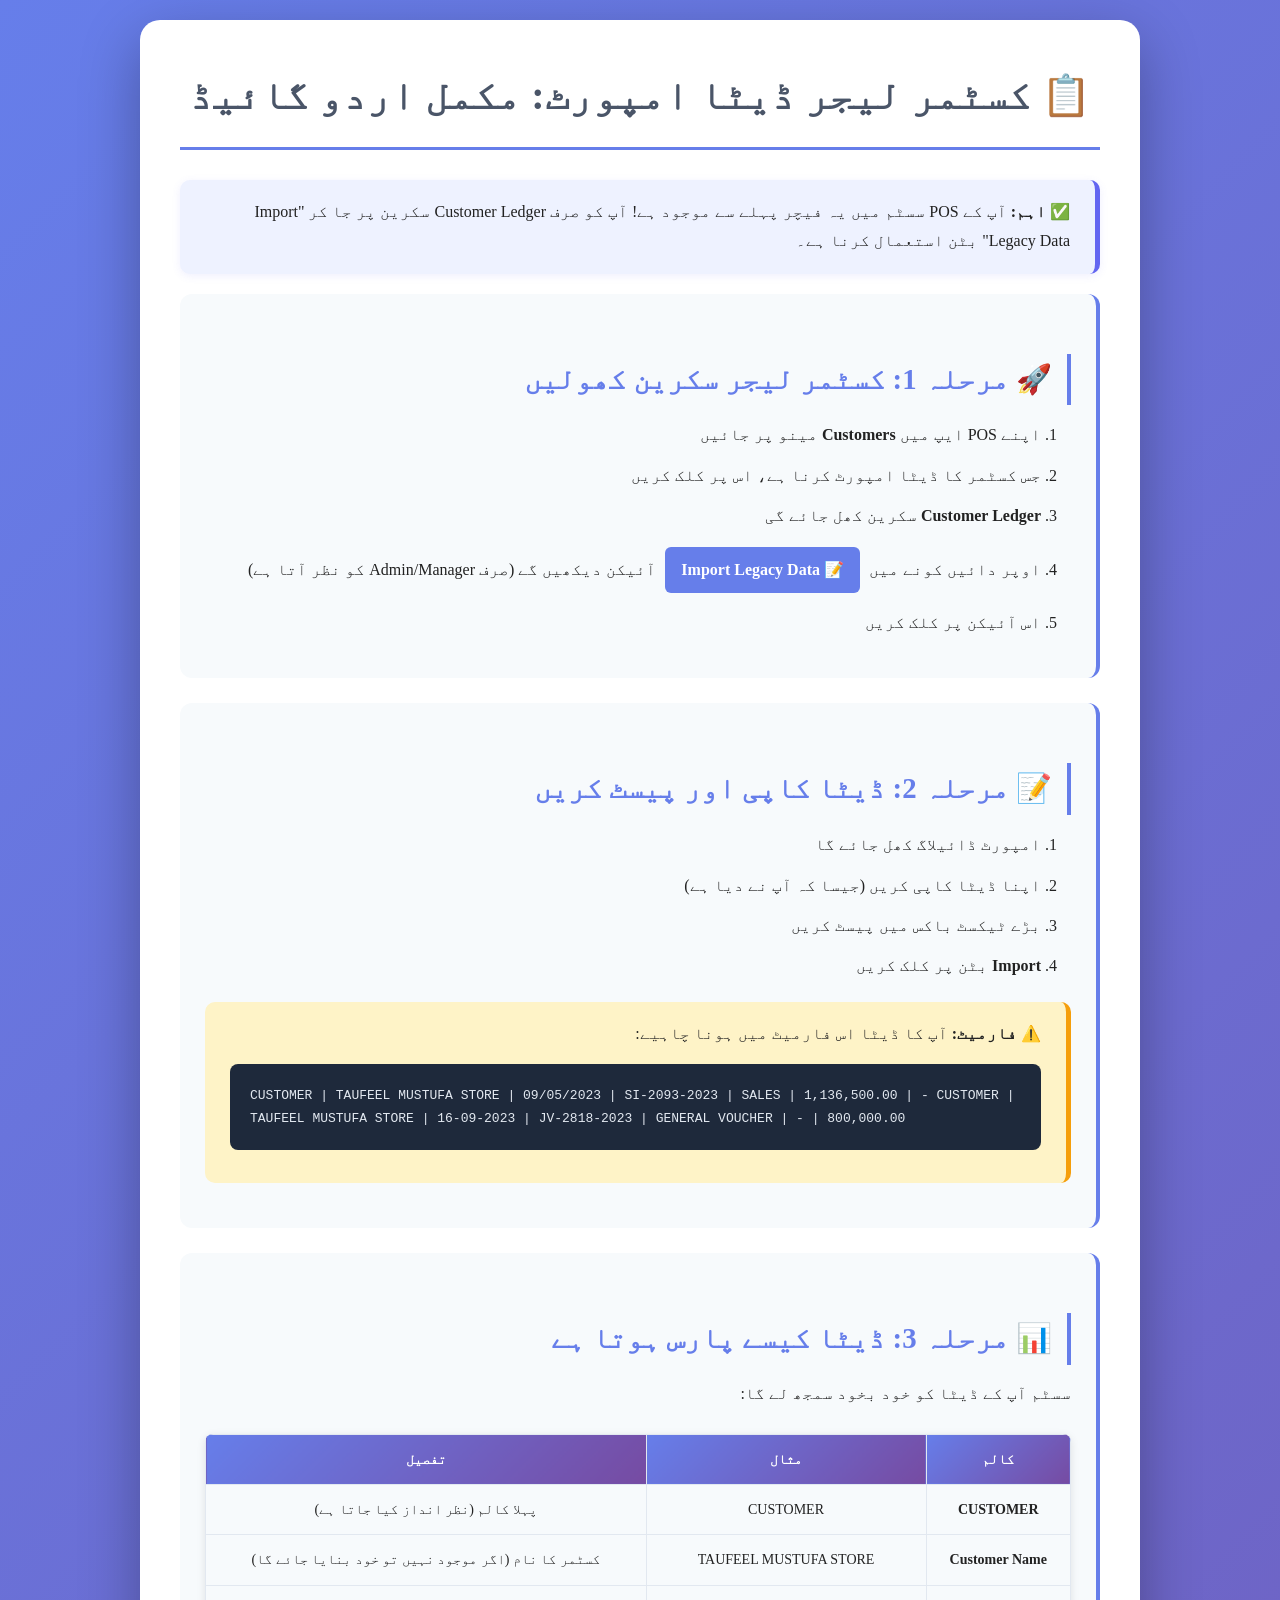
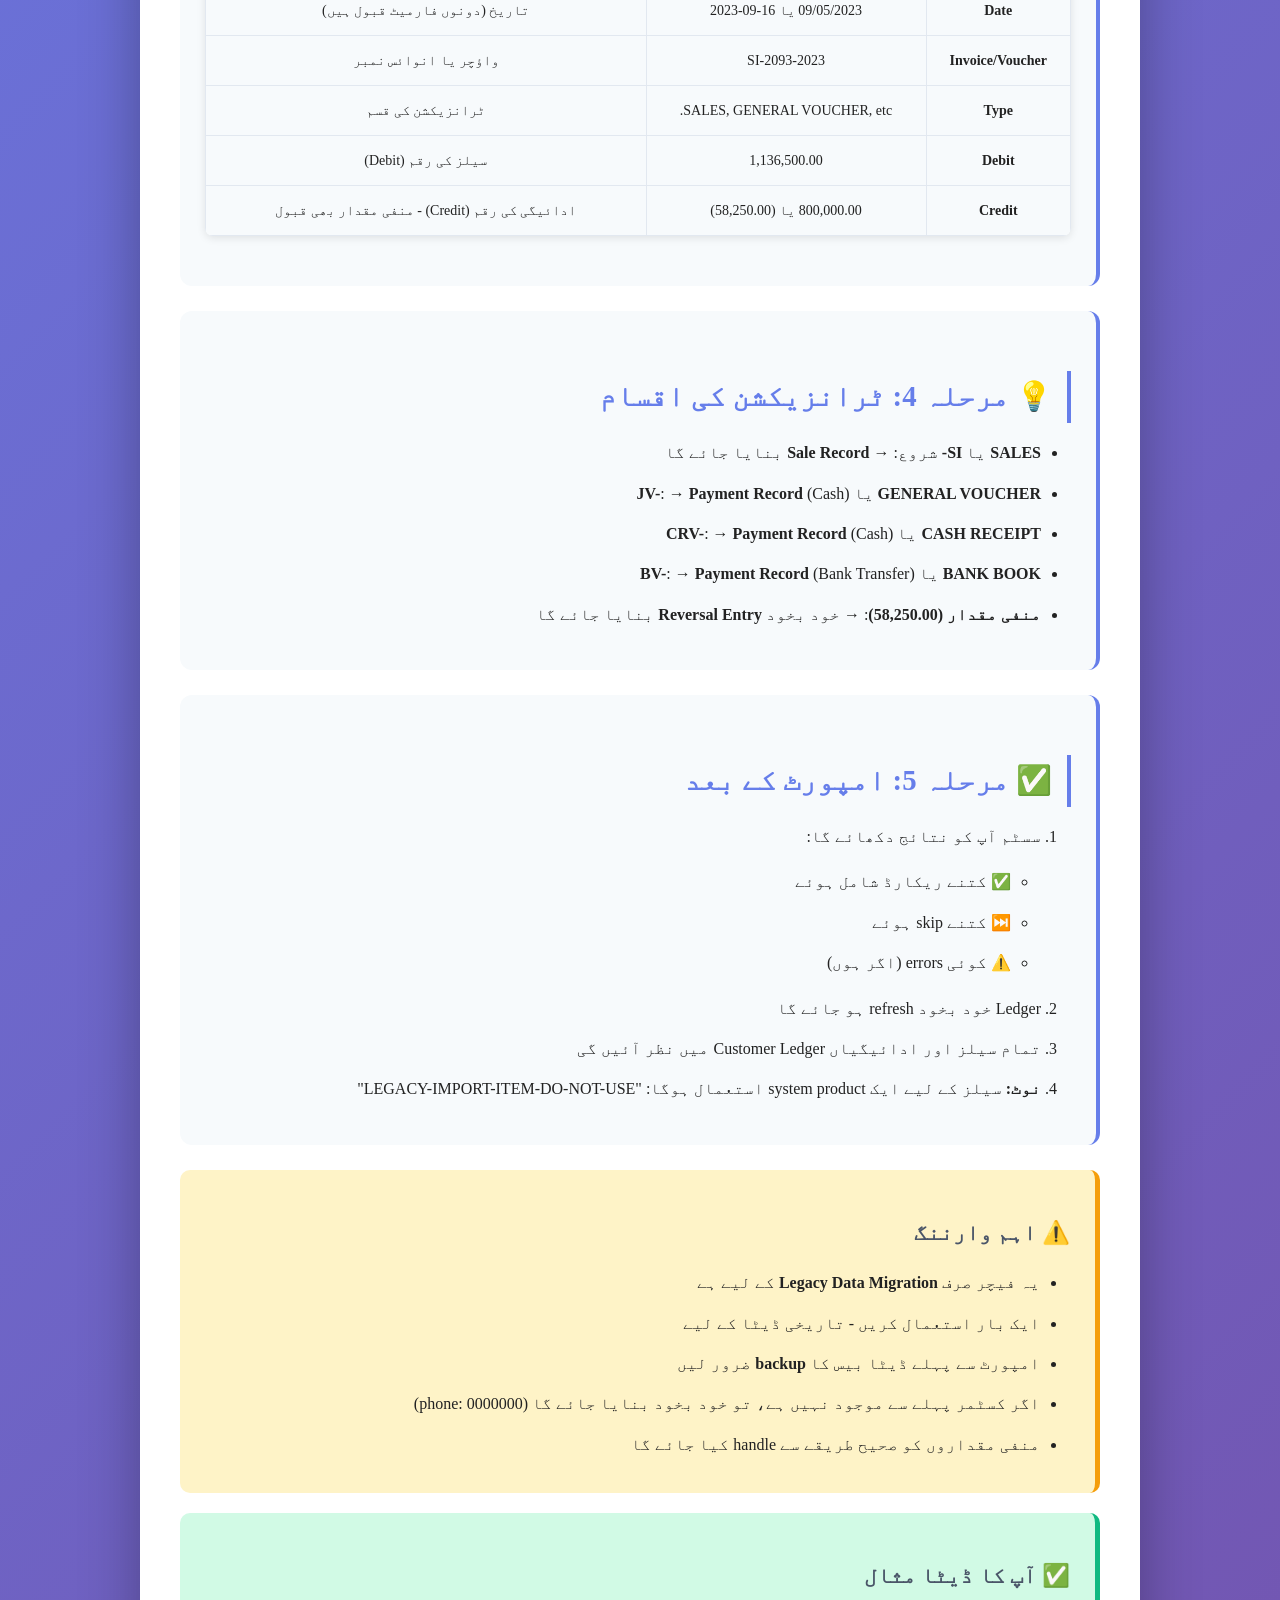
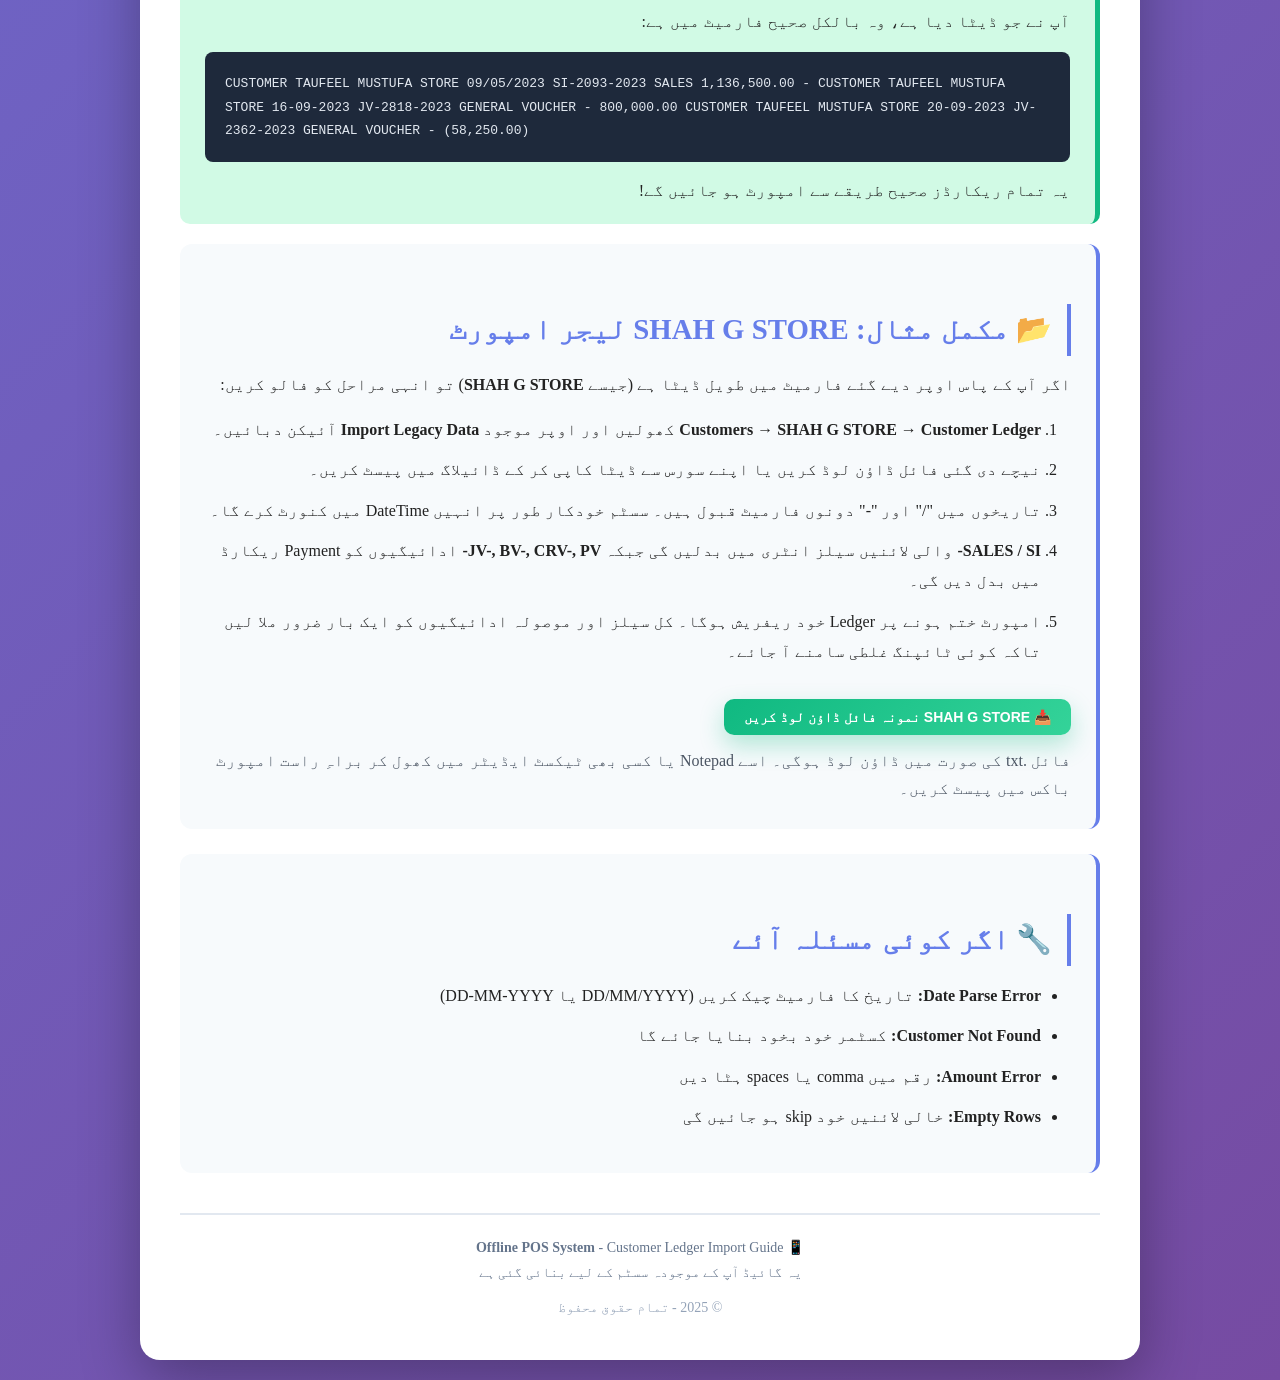
<file: docs/customer-ledger-import-guide-urdu.html>
<!DOCTYPE html>
<html lang="ur" dir="rtl">
<head>
  <meta charset="UTF-8" />
  <meta name="viewport" content="width=device-width, initial-scale=1.0" />
  <title>کسٹمر لیجر ڈیٹا امپورٹ گائیڈ - اردو</title>
  <style>
    * {
      margin: 0;
      padding: 0;
      box-sizing: border-box;
    }
    body {
      font-family: "Noto Nastaliq Urdu", "Jameel Noori Nastaleeq", "Arial Unicode MS", serif;
      background: linear-gradient(135deg, #667eea 0%, #764ba2 100%);
      color: #222;
      margin: 0;
      padding: 20px;
      line-height: 1.8;
      min-height: 100vh;
    }
    .container {
      max-width: 1000px;
      margin: 0 auto;
      background: #fff;
      padding: 40px;
      border-radius: 20px;
      box-shadow: 0 20px 60px rgba(0,0,0,0.3);
    }
    h1 {
      color: #4a5568;
      margin-bottom: 30px;
      text-align: center;
      font-size: 2.5em;
      border-bottom: 3px solid #667eea;
      padding-bottom: 15px;
    }
    h2 {
      color: #667eea;
      margin-top: 35px;
      margin-bottom: 15px;
      font-size: 1.8em;
      border-right: 4px solid #667eea;
      padding-right: 15px;
    }
    h3 {
      color: #4a5568;
      margin-top: 25px;
      margin-bottom: 12px;
      font-size: 1.4em;
    }
    .step {
      background: #f7fafc;
      padding: 25px;
      border-radius: 12px;
      margin-bottom: 25px;
      border-right: 4px solid #667eea;
    }
    ul, ol {
      margin: 15px 0;
      padding-right: 30px;
    }
    li {
      margin-bottom: 10px;
      line-height: 1.9;
    }
    .note {
      background: #eef2ff;
      border-right: 5px solid #6366f1;
      padding: 18px 25px;
      border-radius: 10px;
      margin: 20px 0;
      box-shadow: 0 2px 8px rgba(99, 102, 241, 0.1);
    }
    .warning {
      background: #fef3c7;
      border-right: 5px solid #f59e0b;
      padding: 18px 25px;
      border-radius: 10px;
      margin: 20px 0;
    }
    .success {
      background: #d1fae5;
      border-right: 5px solid #10b981;
      padding: 18px 25px;
      border-radius: 10px;
      margin: 20px 0;
    }
    table {
      width: 100%;
      border-collapse: collapse;
      margin: 25px 0;
      font-size: 14px;
      box-shadow: 0 2px 8px rgba(0,0,0,0.1);
      border-radius: 8px;
      overflow: hidden;
    }
    th, td {
      padding: 12px;
      border: 1px solid #e2e8f0;
      text-align: center;
    }
    th {
      background: linear-gradient(135deg, #667eea 0%, #764ba2 100%);
      color: #fff;
      font-weight: bold;
    }
    tr:nth-child(even) {
      background: #f7fafc;
    }
    tr:hover {
      background: #edf2f7;
    }
    .code-block {
      background: #1e293b;
      color: #e2e8f0;
      padding: 20px;
      border-radius: 8px;
      font-family: 'Courier New', monospace;
      font-size: 13px;
      overflow-x: auto;
      margin: 15px 0;
      direction: ltr;
      text-align: left;
    }
    .footer {
      text-align: center;
      margin-top: 40px;
      padding-top: 20px;
      border-top: 2px solid #e2e8f0;
      color: #64748b;
      font-size: 14px;
    }
    .icon {
      display: inline-block;
      margin-left: 8px;
      font-size: 1.2em;
    }
    .button-example {
      display: inline-block;
      background: #667eea;
      color: white;
      padding: 8px 16px;
      border-radius: 6px;
      margin: 5px;
      font-weight: bold;
    }
    .download-btn {
      display: inline-flex;
      align-items: center;
      gap: 8px;
      background: linear-gradient(135deg, #10b981, #34d399);
      color: #fff;
      border: none;
      border-radius: 10px;
      padding: 10px 20px;
      font-size: 14px;
      font-weight: bold;
      cursor: pointer;
      box-shadow: 0 10px 25px rgba(16, 185, 129, 0.3);
      margin-top: 16px;
    }
    .download-btn:hover {
      opacity: 0.92;
    }
  </style>
</head>
<body>
  <div class="container">
    <h1>📋 کسٹمر لیجر ڈیٹا امپورٹ: مکمل اردو گائیڈ</h1>
    
    <div class="note">
      <p><strong>✅ اہم:</strong> آپ کے POS سسٹم میں یہ فیچر پہلے سے موجود ہے! آپ کو صرف Customer Ledger سکرین پر جا کر "Import Legacy Data" بٹن استعمال کرنا ہے۔</p>
    </div>

    <div class="step">
      <h2>🚀 مرحلہ 1: کسٹمر لیجر سکرین کھولیں</h2>
      <ol>
        <li>اپنے POS ایپ میں <strong>Customers</strong> مینو پر جائیں</li>
        <li>جس کسٹمر کا ڈیٹا امپورٹ کرنا ہے، اس پر کلک کریں</li>
        <li><strong>Customer Ledger</strong> سکرین کھل جائے گی</li>
        <li>اوپر دائیں کونے میں <span class="button-example">📝 Import Legacy Data</span> آئیکن دیکھیں گے (صرف Admin/Manager کو نظر آتا ہے)</li>
        <li>اس آئیکن پر کلک کریں</li>
      </ol>
    </div>

    <div class="step">
      <h2>📝 مرحلہ 2: ڈیٹا کاپی اور پیسٹ کریں</h2>
      <ol>
        <li>امپورٹ ڈائیلاگ کھل جائے گا</li>
        <li>اپنا ڈیٹا کاپی کریں (جیسا کہ آپ نے دیا ہے)</li>
        <li>بڑے ٹیکسٹ باکس میں پیسٹ کریں</li>
        <li><strong>Import</strong> بٹن پر کلک کریں</li>
      </ol>
      
      <div class="warning">
        <p><strong>⚠️ فارمیٹ:</strong> آپ کا ڈیٹا اس فارمیٹ میں ہونا چاہیے:</p>
        <div class="code-block">
CUSTOMER | TAUFEEL MUSTUFA STORE | 09/05/2023 | SI-2093-2023 | SALES | 1,136,500.00 | -
CUSTOMER | TAUFEEL MUSTUFA STORE | 16-09-2023 | JV-2818-2023 | GENERAL VOUCHER | - | 800,000.00
        </div>
      </div>
    </div>

    <div class="step">
      <h2>📊 مرحلہ 3: ڈیٹا کیسے پارس ہوتا ہے</h2>
      <p>سسٹم آپ کے ڈیٹا کو خود بخود سمجھ لے گا:</p>
      <table>
        <thead>
          <tr>
            <th>کالم</th>
            <th>مثال</th>
            <th>تفصیل</th>
          </tr>
        </thead>
        <tbody>
          <tr>
            <td><strong>CUSTOMER</strong></td>
            <td>CUSTOMER</td>
            <td>پہلا کالم (نظر انداز کیا جاتا ہے)</td>
          </tr>
          <tr>
            <td><strong>Customer Name</strong></td>
            <td>TAUFEEL MUSTUFA STORE</td>
            <td>کسٹمر کا نام (اگر موجود نہیں تو خود بنایا جائے گا)</td>
          </tr>
          <tr>
            <td><strong>Date</strong></td>
            <td>09/05/2023 یا 16-09-2023</td>
            <td>تاریخ (دونوں فارمیٹ قبول ہیں)</td>
          </tr>
          <tr>
            <td><strong>Invoice/Voucher</strong></td>
            <td>SI-2093-2023</td>
            <td>واؤچر یا انوائس نمبر</td>
          </tr>
          <tr>
            <td><strong>Type</strong></td>
            <td>SALES, GENERAL VOUCHER, etc.</td>
            <td>ٹرانزیکشن کی قسم</td>
          </tr>
          <tr>
            <td><strong>Debit</strong></td>
            <td>1,136,500.00</td>
            <td>سیلز کی رقم (Debit)</td>
          </tr>
          <tr>
            <td><strong>Credit</strong></td>
            <td>800,000.00 یا (58,250.00)</td>
            <td>ادائیگی کی رقم (Credit) - منفی مقدار بھی قبول</td>
          </tr>
        </tbody>
      </table>
    </div>

    <div class="step">
      <h2>💡 مرحلہ 4: ٹرانزیکشن کی اقسام</h2>
      <ul>
        <li><strong>SALES</strong> یا <strong>SI-</strong> شروع: → <strong>Sale Record</strong> بنایا جائے گا</li>
        <li><strong>GENERAL VOUCHER</strong> یا <strong>JV-</strong>: → <strong>Payment Record</strong> (Cash)</li>
        <li><strong>CASH RECEIPT</strong> یا <strong>CRV-</strong>: → <strong>Payment Record</strong> (Cash)</li>
        <li><strong>BANK BOOK</strong> یا <strong>BV-</strong>: → <strong>Payment Record</strong> (Bank Transfer)</li>
        <li><strong>منفی مقدار (58,250.00)</strong>: → خود بخود <strong>Reversal Entry</strong> بنایا جائے گا</li>
      </ul>
    </div>

    <div class="step">
      <h2>✅ مرحلہ 5: امپورٹ کے بعد</h2>
      <ol>
        <li>سسٹم آپ کو نتائج دکھائے گا:
          <ul>
            <li>✅ کتنے ریکارڈ شامل ہوئے</li>
            <li>⏭️ کتنے skip ہوئے</li>
            <li>⚠️ کوئی errors (اگر ہوں)</li>
          </ul>
        </li>
        <li>Ledger خود بخود refresh ہو جائے گا</li>
        <li>تمام سیلز اور ادائیگیاں Customer Ledger میں نظر آئیں گی</li>
        <li><strong>نوٹ:</strong> سیلز کے لیے ایک system product استعمال ہوگا: "LEGACY-IMPORT-ITEM-DO-NOT-USE"</li>
      </ol>
    </div>

    <div class="warning">
      <h3>⚠️ اہم وارننگ</h3>
      <ul>
        <li>یہ فیچر صرف <strong>Legacy Data Migration</strong> کے لیے ہے</li>
        <li>ایک بار استعمال کریں - تاریخی ڈیٹا کے لیے</li>
        <li>امپورٹ سے پہلے ڈیٹا بیس کا <strong>backup</strong> ضرور لیں</li>
        <li>اگر کسٹمر پہلے سے موجود نہیں ہے، تو خود بخود بنایا جائے گا (phone: 0000000)</li>
        <li>منفی مقداروں کو صحیح طریقے سے handle کیا جائے گا</li>
      </ul>
    </div>

    <div class="success">
      <h3>✅ آپ کا ڈیٹا مثال</h3>
      <p>آپ نے جو ڈیٹا دیا ہے، وہ بالکل صحیح فارمیٹ میں ہے:</p>
      <div class="code-block">
CUSTOMER	TAUFEEL MUSTUFA STORE	09/05/2023	SI-2093-2023	SALES	 1,136,500.00 	 -   
CUSTOMER	TAUFEEL MUSTUFA STORE	16-09-2023	JV-2818-2023	GENERAL VOUCHER	 -   	 800,000.00 
CUSTOMER	TAUFEEL MUSTUFA STORE	20-09-2023	JV-2362-2023	GENERAL VOUCHER	 -   	 (58,250.00)
      </div>
      <p>یہ تمام ریکارڈز صحیح طریقے سے امپورٹ ہو جائیں گے!</p>
    </div>

    <div class="step">
      <h2>📂 مکمل مثال: SHAH G STORE لیجر امپورٹ</h2>
      <p>اگر آپ کے پاس اوپر دیے گئے فارمیٹ میں طویل ڈیٹا ہے (جیسے <strong>SHAH G STORE</strong>) تو انہی مراحل کو فالو کریں:</p>
      <ol>
        <li><strong>Customers → SHAH G STORE → Customer Ledger</strong> کھولیں اور اوپر موجود <strong>Import Legacy Data</strong> آئیکن دبائیں۔</li>
        <li>نیچے دی گئی فائل ڈاؤن لوڈ کریں یا اپنے سورس سے ڈیٹا کاپی کر کے ڈائیلاگ میں پیسٹ کریں۔</li>
        <li>تاریخوں میں "/" اور "-" دونوں فارمیٹ قبول ہیں۔ سسٹم خودکار طور پر انہیں DateTime میں کنورٹ کرے گا۔</li>
        <li><strong>SALES / SI-</strong> والی لائنیں سیلز انٹری میں بدلیں گی جبکہ <strong>JV-, BV-, CRV-, PV-</strong> ادائیگیوں کو Payment ریکارڈ میں بدل دیں گی۔</li>
        <li>امپورٹ ختم ہونے پر Ledger خود ریفریش ہوگا۔ کل سیلز اور موصولہ ادائیگیوں کو ایک بار ضرور ملا لیں تاکہ کوئی ٹائپنگ غلطی سامنے آ جائے۔</li>
      </ol>
      <button class="download-btn" onclick="downloadShahGSample()">📥 SHAH G STORE نمونہ فائل ڈاؤن لوڈ کریں</button>
      <p style="margin-top:12px; color:#4b5563;">فائل .txt کی صورت میں ڈاؤن لوڈ ہوگی۔ اسے Notepad یا کسی بھی ٹیکسٹ ایڈیٹر میں کھول کر براہِ راست امپورٹ باکس میں پیسٹ کریں۔</p>
    </div>

    <div class="step">
      <h2>🔧 اگر کوئی مسئلہ آئے</h2>
      <ul>
        <li><strong>Date Parse Error:</strong> تاریخ کا فارمیٹ چیک کریں (DD/MM/YYYY یا DD-MM-YYYY)</li>
        <li><strong>Customer Not Found:</strong> کسٹمر خود بخود بنایا جائے گا</li>
        <li><strong>Amount Error:</strong> رقم میں comma یا spaces ہٹا دیں</li>
        <li><strong>Empty Rows:</strong> خالی لائنیں خود skip ہو جائیں گی</li>
      </ul>
    </div>

    <div class="footer">
      <p>📱 <strong>Offline POS System</strong> - Customer Ledger Import Guide</p>
      <p>یہ گائیڈ آپ کے موجودہ سسٹم کے لیے بنائی گئی ہے</p>
      <p style="margin-top: 10px; color: #94a3b8;">© 2025 - تمام حقوق محفوظ</p>
    </div>
  </div>
  <script>
    function downloadShahGSample() {
      const data = `
CUSTOMER	SHAH G STORE	05/01/2023	SI-2197-2023	SALES	 1,346,470.00 	 -   
CUSTOMER	SHAH G STORE	13-05-2023	SI-2198-2023	SALES	 1,282,000.00 	 -   
CUSTOMER	SHAH G STORE	25-05-2023	SI-2199-2023	SALES	 1,277,500.00 	 -   
CUSTOMER	SHAH G STORE	06/08/2023	SI-2200-2023	SALES	 1,284,000.00 	 -   
CUSTOMER	SHAH G STORE	17-06-2023	SI-2201-2023	SALES	 1,275,500.00 	 -   
CUSTOMER	SHAH G STORE	26-06-2023	SI-2202-2023	SALES	 1,324,500.00 	 -   
CUSTOMER	SHAH G STORE	14-07-2023	SI-2203-2023	SALES	 1,490,000.00 	 -   
CUSTOMER	SHAH G STORE	22-07-2023	SI-2204-2023	SALES	 1,492,000.00 	 -   
CUSTOMER	SHAH G STORE	08/08/2023	SI-2205-2023	SALES	 588,000.00 	 -   
CUSTOMER	SHAH G STORE	15-08-2023	SI-2206-2023	SALES	 1,089,500.00 	 -   
CUSTOMER	SHAH G STORE	22-08-2023	SI-1808-2023	SALES	 1,407,050.00 	 -   
CUSTOMER	SHAH G STORE	26-08-2023	SI-1809-2023	SALES	 1,217,500.00 	 -   
CUSTOMER	SHAH G STORE	09/05/2023	SI-1810-2023	SALES	 1,014,500.00 	 -   
CUSTOMER	SHAH G STORE	16-09-2023	SI-1811-2023	SALES	 744,000.00 	 -   
CUSTOMER	SHAH G STORE	30-09-2023	SI-1812-2023	SALES	 609,500.00 	 -   
CUSTOMER	SHAH G STORE	10/04/2023	SI-1813-2023	SALES	 678,000.00 	 -   
CUSTOMER	SHAH G STORE	14-10-2023	SI-1814-2023	SALES	 1,083,000.00 	 -   
CUSTOMER	SHAH G STORE	16-10-2023	JV-1413-2023	GENERAL VOUCHER	 -   	 1,000,000.00 
CUSTOMER	SHAH G STORE	16-10-2023	JV-1414-2023	GENERAL VOUCHER	 -   	 600,000.00 
CUSTOMER	SHAH G STORE	16-10-2023	JV-1415-2023	GENERAL VOUCHER	 -   	 470,000.00 
CUSTOMER	SHAH G STORE	16-10-2023	JV-1416-2023	GENERAL VOUCHER	 -   	 510,000.00 
CUSTOMER	SHAH G STORE	16-10-2023	JV-1417-2023	GENERAL VOUCHER	 -   	 420,000.00 
CUSTOMER	SHAH G STORE	16-10-2023	JV-1418-2023	GENERAL VOUCHER	 -   	 625,000.00 
CUSTOMER	SHAH G STORE	16-10-2023	JV-1419-2023	GENERAL VOUCHER	 -   	 750,000.00 
CUSTOMER	SHAH G STORE	16-10-2023	JV-1411-2023	GENERAL VOUCHER	 -   	 600,000.00 
CUSTOMER	SHAH G STORE	16-10-2023	JV-1412-2023	GENERAL VOUCHER	 -   	 870,000.00 
CUSTOMER	SHAH G STORE	16-10-2023	JV-1337-2023	GENERAL VOUCHER	 -   	 200,000.00 
CUSTOMER	SHAH G STORE	16-10-2023	JV-1338-2023	GENERAL VOUCHER	 -   	 430,000.00 
CUSTOMER	SHAH G STORE	16-10-2023	JV-1339-2023	GENERAL VOUCHER	 -   	 300,000.00 
CUSTOMER	SHAH G STORE	16-10-2023	JV-1340-2023	GENERAL VOUCHER	 -   	 250,000.00 
CUSTOMER	SHAH G STORE	16-10-2023	JV-1335-2023	GENERAL VOUCHER	 -   	 440,000.00 
CUSTOMER	SHAH G STORE	16-10-2023	JV-1336-2023	GENERAL VOUCHER	 -   	 800,000.00 
CUSTOMER	SHAH G STORE	16-10-2023	JV-1341-2023	GENERAL VOUCHER	 -   	 250,000.00 
CUSTOMER	SHAH G STORE	16-10-2023	JV-1342-2023	GENERAL VOUCHER	 -   	 507,495.00 
CUSTOMER	SHAH G STORE	16-10-2023	JV-1343-2023	GENERAL VOUCHER	 -   	 200,000.00 
CUSTOMER	SHAH G STORE	16-10-2023	JV-1344-2023	GENERAL VOUCHER	 -   	 155,000.00 
CUSTOMER	SHAH G STORE	16-10-2023	JV-1345-2023	GENERAL VOUCHER	 -   	 500,000.00 
CUSTOMER	SHAH G STORE	16-10-2023	JV-1571-2023	GENERAL VOUCHER	 -   	 900,000.00 
CUSTOMER	SHAH G STORE	17-10-2023	JV-1607-2023	GENERAL VOUCHER	 -   	 500,000.00 
CUSTOMER	SHAH G STORE	17-10-2023	JV-1608-2023	GENERAL VOUCHER	 -   	 1,100,000.00 
CUSTOMER	SHAH G STORE	17-10-2023	JV-1424-2023	GENERAL VOUCHER	 -   	 800,000.00 
CUSTOMER	SHAH G STORE	18-10-2023	JV-1403-2023	GENERAL VOUCHER	 -   	 775,000.00 
CUSTOMER	SHAH G STORE	19-10-2023	SI-1845-2023	SALES	 881,500.00 	 -   
CUSTOMER	SHAH G STORE	24-10-2023	JV-977-2023	GENERAL VOUCHER	 -   	 600,000.00 
CUSTOMER	SHAH G STORE	27-10-2023	JV-1556-2023	GENERAL VOUCHER	 -   	 150,000.00 
CUSTOMER	SHAH G STORE	31-10-2023	JV-720-2023	GENERAL VOUCHER	 -   	 400,000.00 
CUSTOMER	SHAH G STORE	31-10-2023	SI-1725-2023	SALES	 679,500.00 	 -   
CUSTOMER	SHAH G STORE	11/08/2023	JV-1070-2023	GENERAL VOUCHER	 -   	 915,000.00 
CUSTOMER	SHAH G STORE	11/10/2023	JV-1074-2023	GENERAL VOUCHER	 -   	 400,000.00 
CUSTOMER	SHAH G STORE	11/11/2023	SI-1789-2023	SALES	 370,000.00 	 -   
CUSTOMER	SHAH G STORE	17-11-2023	JV-1033-2023	GENERAL VOUCHER	 -   	 800,000.00 
CUSTOMER	SHAH G STORE	17-11-2023	SI-1978-2023	SALES	 498,000.00 	 -   
CUSTOMER	SHAH G STORE	18-11-2023	SI-1989-2023	SALES	 1,032,000.00 	 -   
CUSTOMER	SHAH G STORE	24-11-2023	JV-188-2023	GENERAL VOUCHER	 -   	 230,000.00 
CUSTOMER	SHAH G STORE	24-11-2023	JV-679-2023	GENERAL VOUCHER	 -   	 226,000.00 
CUSTOMER	SHAH G STORE	27-11-2023	SI-1684-2023	SALES	 1,157,000.00 	 -   
CUSTOMER	SHAH G STORE	30-11-2023	JV-801-2023	GENERAL VOUCHER	 -   	 200,000.00 
CUSTOMER	SHAH G STORE	12/08/2023	JV-820-2023	GENERAL VOUCHER	 -   	 250,000.00 
CUSTOMER	SHAH G STORE	12/08/2023	JV-157-2023	GENERAL VOUCHER	 -   	 500,000.00 
CUSTOMER	SHAH G STORE	12/09/2023	SI-1389-2023	SALES	 537,500.00 	 -   
CUSTOMER	SHAH G STORE	14-12-2023	JV-393-2023	GENERAL VOUCHER	 -   	 350,000.00 
CUSTOMER	SHAH G STORE	14-12-2023	JV-394-2023	GENERAL VOUCHER	 -   	 700,000.00 
CUSTOMER	SHAH G STORE	15-12-2023	SI-840-2023	SALES	 526,000.00 	 -   
CUSTOMER	SHAH G STORE	19-12-2023	JV-93-2023	GENERAL VOUCHER	 -   	 680,000.00 
CUSTOMER	SHAH G STORE	29-12-2023	JV-331-2023	GENERAL VOUCHER	 -   	 600,000.00 
CUSTOMER	SHAH G STORE	01/02/2024	SI-2003-2024	SALES	 538,500.00 	 -   
CUSTOMER	SHAH G STORE	01/02/2024	JV-288-2024	GENERAL VOUCHER	 -   	 650,000.00 
CUSTOMER	SHAH G STORE	01/04/2024	SI-1176-2024	SALES	 460,500.00 	 -   
CUSTOMER	SHAH G STORE	01/09/2024	JV-63-2024	GENERAL VOUCHER	 -   	 400,000.00 
CUSTOMER	SHAH G STORE	01/09/2024	JV-64-2024	GENERAL VOUCHER	 -   	 300,000.00 
CUSTOMER	SHAH G STORE	01/10/2024	JV-36-2024	GENERAL VOUCHER	 -   	 500,000.00 
CUSTOMER	SHAH G STORE	01/11/2024	SI-1289-2024	SALES	 639,750.00 	 -   
CUSTOMER	SHAH G STORE	18-01-2024	SI-752-2024	SALES	 725,000.00 	 -   
CUSTOMER	SHAH G STORE	23-01-2024	SI-1403-2024	SALES	 742,500.00 	 -   
CUSTOMER	SHAH G STORE	24-01-2024	JV-468-2024	GENERAL VOUCHER	 -   	 615,000.00 
CUSTOMER	SHAH G STORE	27-01-2024	SI-795-2024	SALES	 1,400,000.00 	 -   
CUSTOMER	SHAH G STORE	29-01-2024	JV-3267-2024	GENERAL VOUCHER	 -   	 325,000.00 
CUSTOMER	SHAH G STORE	30-01-2024	JV-2930-2024	GENERAL VOUCHER	 -   	 250,000.00 
CUSTOMER	SHAH G STORE	02/09/2024	SI-1151-2024	SALES	 1,188,000.00 	 -   
CUSTOMER	SHAH G STORE	13-02-2024	JV-3149-2024	GENERAL VOUCHER	 -   	 700,000.00 
CUSTOMER	SHAH G STORE	14-02-2024	JV-3155-2024	GENERAL VOUCHER	 -   	 250,000.00 
CUSTOMER	SHAH G STORE	14-02-2024	JV-3156-2024	GENERAL VOUCHER	 -   	 250,000.00 
CUSTOMER	SHAH G STORE	26-02-2024	JV-2991-2024	GENERAL VOUCHER	 -   	 150,000.00 
CUSTOMER	SHAH G STORE	28-02-2024	JV-3375-2024	GENERAL VOUCHER	 -   	 1,250,000.00 
CUSTOMER	SHAH G STORE	28-02-2024	SI-906-2024	SALES	 697,500.00 	 -   
CUSTOMER	SHAH G STORE	03/06/2024	SI-456-2024	SALES	 606,000.00 	 -   
CUSTOMER	SHAH G STORE	13-03-2024	SI-979-2024	SALES	 372,000.00 	 -   
CUSTOMER	SHAH G STORE	18-04-2024	JV-1923-2024	GENERAL VOUCHER	 -   	 630,000.00 
CUSTOMER	SHAH G STORE	19-04-2024	SI-857-2024	SALES	 844,000.00 	 -   
CUSTOMER	SHAH G STORE	05/10/2024	JV-2487-2024	GENERAL VOUCHER	 -   	 500,000.00 
CUSTOMER	SHAH G STORE	05/11/2024	SI-588-2024	SALES	 798,500.00 	 -   
CUSTOMER	SHAH G STORE	20-05-2024	JV-2472-2024	GENERAL VOUCHER	 -   	 550,000.00 
CUSTOMER	SHAH G STORE	20-05-2024	JV-2473-2024	GENERAL VOUCHER	 -   	 300,000.00 
CUSTOMER	SHAH G STORE	20-05-2024	JV-2475-2024	GENERAL VOUCHER	 -   	 250,000.00 
CUSTOMER	SHAH G STORE	22-05-2024	JV-2489-2024	GENERAL VOUCHER	 -   	 450,000.00 
CUSTOMER	SHAH G STORE	22-05-2024	SI-691-2024	SALES	 880,000.00 	 -   
CUSTOMER	SHAH G STORE	30-05-2024	SI-648-2024	SALES	 880,000.00 	 -   
CUSTOMER	SHAH G STORE	06/01/2024	JV-2124-2024	GENERAL VOUCHER	 -   	 500,000.00 
CUSTOMER	SHAH G STORE	06/01/2024	JV-2125-2024	GENERAL VOUCHER	 -   	 500,000.00 
CUSTOMER	SHAH G STORE	13-06-2024	JV-2018-2024	GENERAL VOUCHER	 -   	 700,000.00 
CUSTOMER	SHAH G STORE	15-06-2024	SI-746-2024	SALES	 534,000.00 	 -   
CUSTOMER	SHAH G STORE	07/10/2024	CRV-1049-2024	CASH RECEIPT	 -   	 925,000.00 
CUSTOMER	SHAH G STORE	07/10/2024	SI-2506-2024	SALES	 633,500.00 	 -   
CUSTOMER	SHAH G STORE	15-07-2024	SI-2521-2024	SALES	 768,250.00 	 -   
CUSTOMER	SHAH G STORE	20-07-2024	SI-2539-2024	SALES	 464,000.00 	 -   
CUSTOMER	SHAH G STORE	25-07-2024	SI-2557-2024	SALES	 609,000.00 	 -   
CUSTOMER	SHAH G STORE	27-07-2024	BV-97-2024	BANK BOOK	 -   	 1,000,000.00 
CUSTOMER	SHAH G STORE	08/05/2024	CRV-1121-2024	CASH RECEIPT	 -   	 820,000.00 
CUSTOMER	SHAH G STORE	08/05/2024	SI-2594-2024	SALES	 749,500.00 	 -   
CUSTOMER	SHAH G STORE	13-08-2024	BV-155-2020	BANK BOOK	 -   	 450,000.00 
CUSTOMER	SHAH G STORE	17-08-2024	SI-2647-2024	SALES	 708,100.00 	 -   
CUSTOMER	SHAH G STORE	24-08-2024	SI-2689-2024	SALES	 506,500.00 	 -   
CUSTOMER	SHAH G STORE	29-08-2024	BV-189-2020	BANK BOOK	 -   	 1,000,000.00 
CUSTOMER	SHAH G STORE	09/04/2024	SI-2734-2024	SALES	 505,500.00 	 -   
CUSTOMER	SHAH G STORE	09/05/2024	BV-212-2024	BANK BOOK	 -   	 500,000.00 
CUSTOMER	SHAH G STORE	09/10/2024	PV-7-2024	PAYMENT TRANSFER	 -   	 262,000.00 
CUSTOMER	SHAH G STORE	09/11/2024	SI-2769-2024	SALES	 550,000.00 	 -   
CUSTOMER	SHAH G STORE	16-09-2024	SI-2797-2024	SALES	 579,500.00 	 -   
CUSTOMER	SHAH G STORE	25-09-2024	CRV-1259-2024	CASH RECEIPT	 -   	 600,000.00 
CUSTOMER	SHAH G STORE	28-09-2024	SI-2850-2024	SALES	 513,500.00 	 -   
CUSTOMER	SHAH G STORE	10/02/2024	BV-258-2024	BANK BOOK	 -   	 700,000.00 
CUSTOMER	SHAH G STORE	10/04/2024	SI-2888-2024	SALES	 597,000.00 	 -   
CUSTOMER	SHAH G STORE	10/11/2024	BV-297-2024	BANK BOOK	 -   	 150,000.00 
CUSTOMER	SHAH G STORE	20-10-2024	SI-2962-2024	SALES	 615,125.00 	 -   
CUSTOMER	SHAH G STORE	26-10-2024	BV-356-2024	BANK BOOK	 -   	 836,160.00 
CUSTOMER	SHAH G STORE	11/04/2024	BV-386-2024	BANK BOOK	 -   	 487,000.00 
CUSTOMER	SHAH G STORE	11/05/2024	SI-3039-2024	SALES	 635,000.00 	 -   
CUSTOMER	SHAH G STORE	11/11/2024	SI-3057-2024	SALES	 606,050.00 	 -   
CUSTOMER	SHAH G STORE	11/11/2024	BV-418-2024	BANK BOOK	 -   	 500,000.00 
CUSTOMER	SHAH G STORE	11/11/2024	BV-459-2024	BANK BOOK	 -   	 500,000.00 
CUSTOMER	SHAH G STORE	27-11-2024	BV-491-2024	BANK BOOK	 -   	 500,000.00 
CUSTOMER	SHAH G STORE	12/09/2024	SI-3218-2024	SALES	 572,000.00 	 -   
CUSTOMER	SHAH G STORE	12/11/2024	BV-530-2024	BANK BOOK	 -   	 440,000.00 
CUSTOMER	SHAH G STORE	18-12-2024	BV-584-2024	BANK BOOK	 -   	 400,000.00 
CUSTOMER	SHAH G STORE	19-12-2024	SI-3277-2024	SALES	 615,500.00 	 -   
CUSTOMER	SHAH G STORE	26-12-2024	BV-598-2024	BANK BOOK	 -   	 500,000.00 
CUSTOMER	SHAH G STORE	31-12-2024	BV-614-2024	BANK BOOK	 -   	 75,000.00 
CUSTOMER	SHAH G STORE	01/02/2025	SI-3304-2025	SALES	 600,000.00 	 -   
CUSTOMER	SHAH G STORE	01/11/2025	SI-3397-2025	SALES	 658,750.00 	 -   
CUSTOMER	SHAH G STORE	13-01-2025	BV-658-2025	BANK BOOK	 -   	 500,000.00 
CUSTOMER	SHAH G STORE	23-01-2025	SI-3457-2025	SALES	 496,695.00 	 -   
CUSTOMER	SHAH G STORE	24-01-2025	BV-714-2025	BANK BOOK	 -   	 400,000.00 
CUSTOMER	SHAH G STORE	02/03/2025	BV-739-2020	BANK BOOK	 -   	 430,000.00 
CUSTOMER	SHAH G STORE	02/08/2025	SI-3547-2025	SALES	 579,500.00 	 -   
CUSTOMER	SHAH G STORE	17-02-2025	BV-782-2025	BANK BOOK	 -   	 400,000.00 
CUSTOMER	SHAH G STORE	26-02-2025	CRV-4682-2025	CASH RECEIPT	 -   	 400,000.00 
CUSTOMER	SHAH G STORE	19-03-2025	BV-883-2025	BANK BOOK	 -   	 300,000.00 
CUSTOMER	SHAH G STORE	24-03-2025	BV-895-2025	BANK BOOK	 -   	 140,000.00 
CUSTOMER	SHAH G STORE	04/08/2025	SI-3742-2025	SALES	 375,000.00 	 -   
CUSTOMER	SHAH G STORE	16-04-2025	CRV-4786-2025	CASH RECEIPT	 -   	 400,000.00 
CUSTOMER	SHAH G STORE	19-04-2025	SI-3794-2025	SALES	 481,500.00 	 -   
CUSTOMER	SHAH G STORE	30-04-2025	SI-3836-2025	SALES	 380,500.00 	 -   
CUSTOMER	SHAH G STORE	05/05/2025	BV-987-2025	BANK BOOK	 -   	 500,000.00 
CUSTOMER	SHAH G STORE	14-05-2025	BV-1013-2025	BANK BOOK	 -   	 500,000.00 
CUSTOMER	SHAH G STORE	19-05-2025	SI-3914-2025	SALES	 466,500.00 	 -   
CUSTOMER	SHAH G STORE	23-05-2025	BV-1057-2025	BANK BOOK	 -   	 120,000.00 
CUSTOMER	SHAH G STORE	29-05-2025	SI-3943-2025	SALES	 215,375.00 	 -   
CUSTOMER	SHAH G STORE	16-06-2025	BV-1088-2025	BANK BOOK	 -   	 200,000.00 
CUSTOMER	SHAH G STORE	16-06-2025	BV-1089-2025	BANK BOOK	 -   	 200,000.00 
CUSTOMER	SHAH G STORE	26-06-2025	SI-4037-2025	SALES	 361,250.00 	 -   
CUSTOMER	SHAH G STORE	07/02/2025	CRV-4998-2025	CASH RECEIPT	 -   	 200,000.00 
CUSTOMER	SHAH G STORE	07/11/2025	CRV-5030-2025	CASH RECEIPT	 -   	 200,000.00 
CUSTOMER	SHAH G STORE	07/11/2025	SI-4106-2025	SALES	 333,000.00 	 -   
CUSTOMER	SHAH G STORE	21-07-2025	BV-1185-2025	BANK BOOK	 -   	 400,000.00 
CUSTOMER	SHAH G STORE	25-07-2025	SI-4167-2025	SALES	 334,250.00 	 -   
CUSTOMER	SHAH G STORE	13-08-2025	SI-4331-2025	SALES	 360,000.00 	 -   
CUSTOMER	SHAH G STORE	09/01/2025	BV-1240-2025	BANK BOOK	 -   	 390,000.00 
      `.trim();
      const blob = new Blob([data], { type: 'text/plain;charset=utf-8;' });
      const link = document.createElement('a');
      link.href = URL.createObjectURL(blob);
      link.download = 'SHAH-G-STORE-ledger-sample.txt';
      link.click();
    }
  </script>
</body>
</html>
</file>
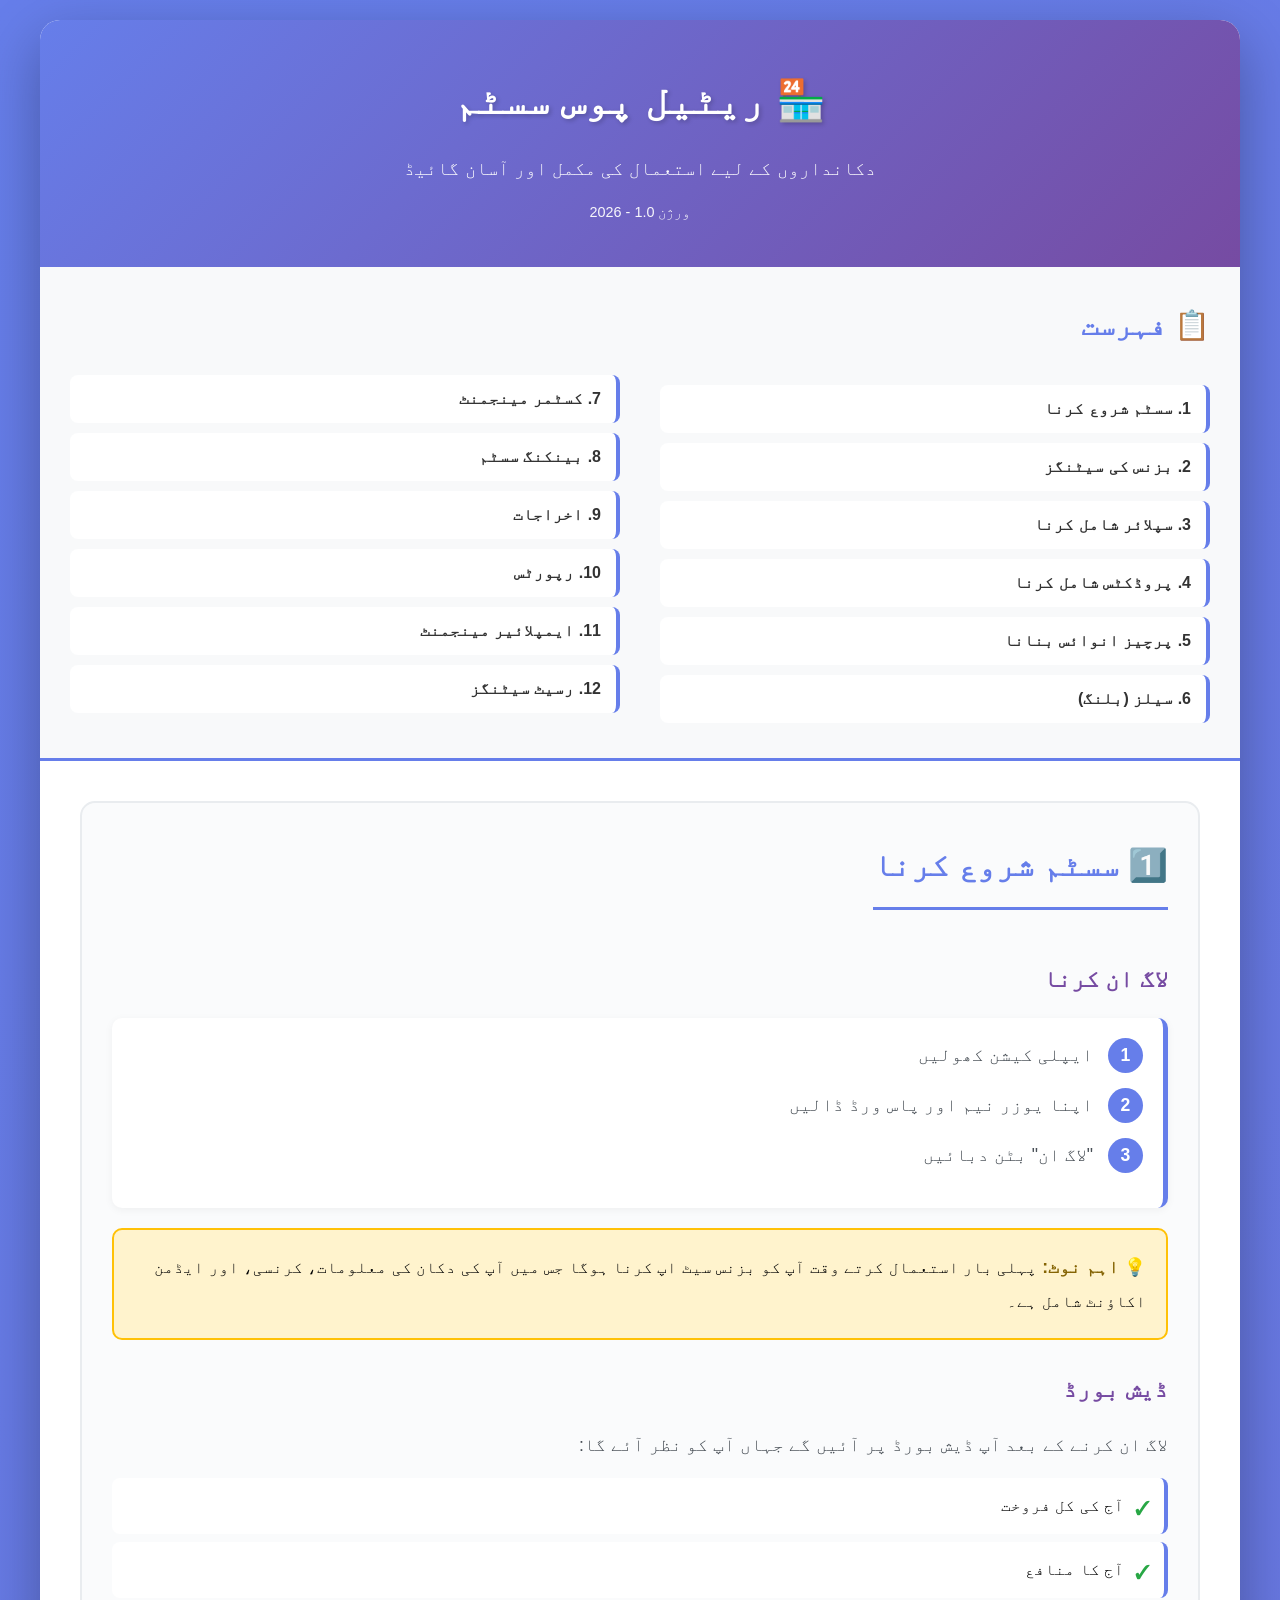
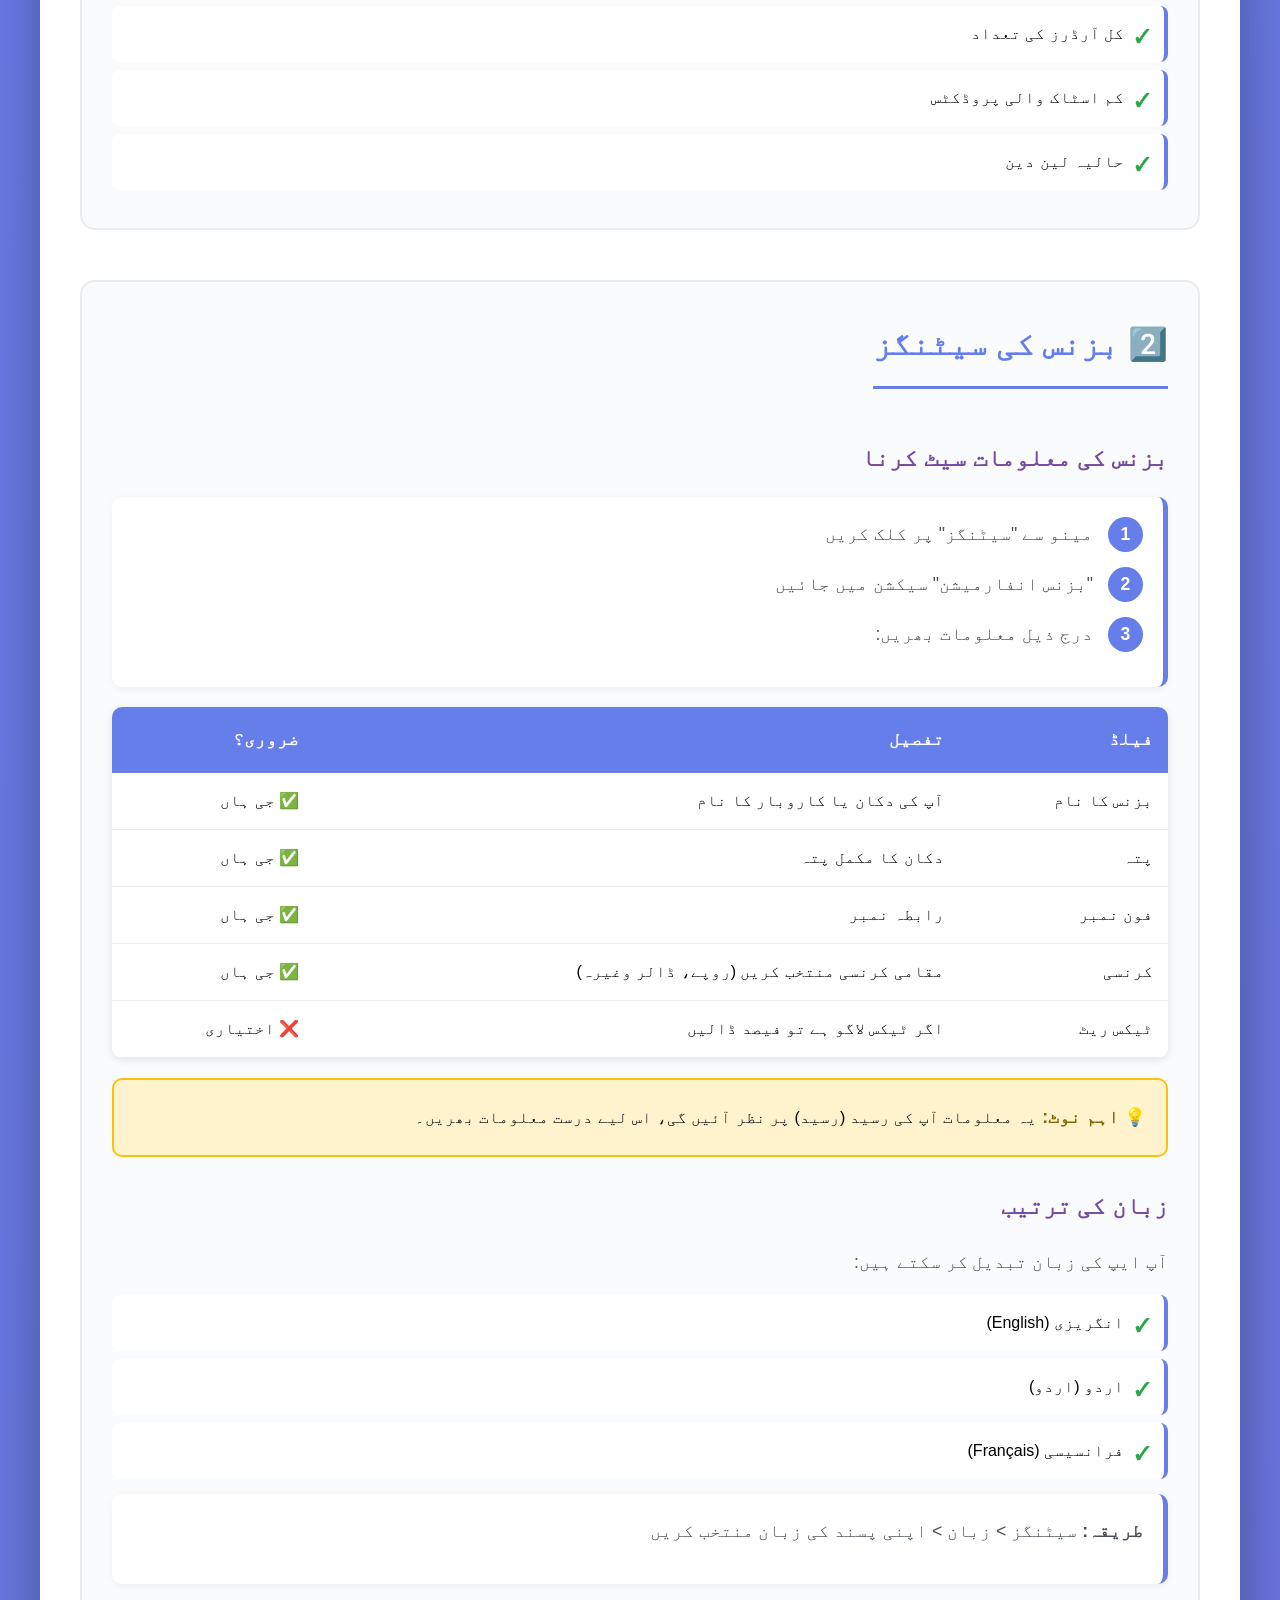
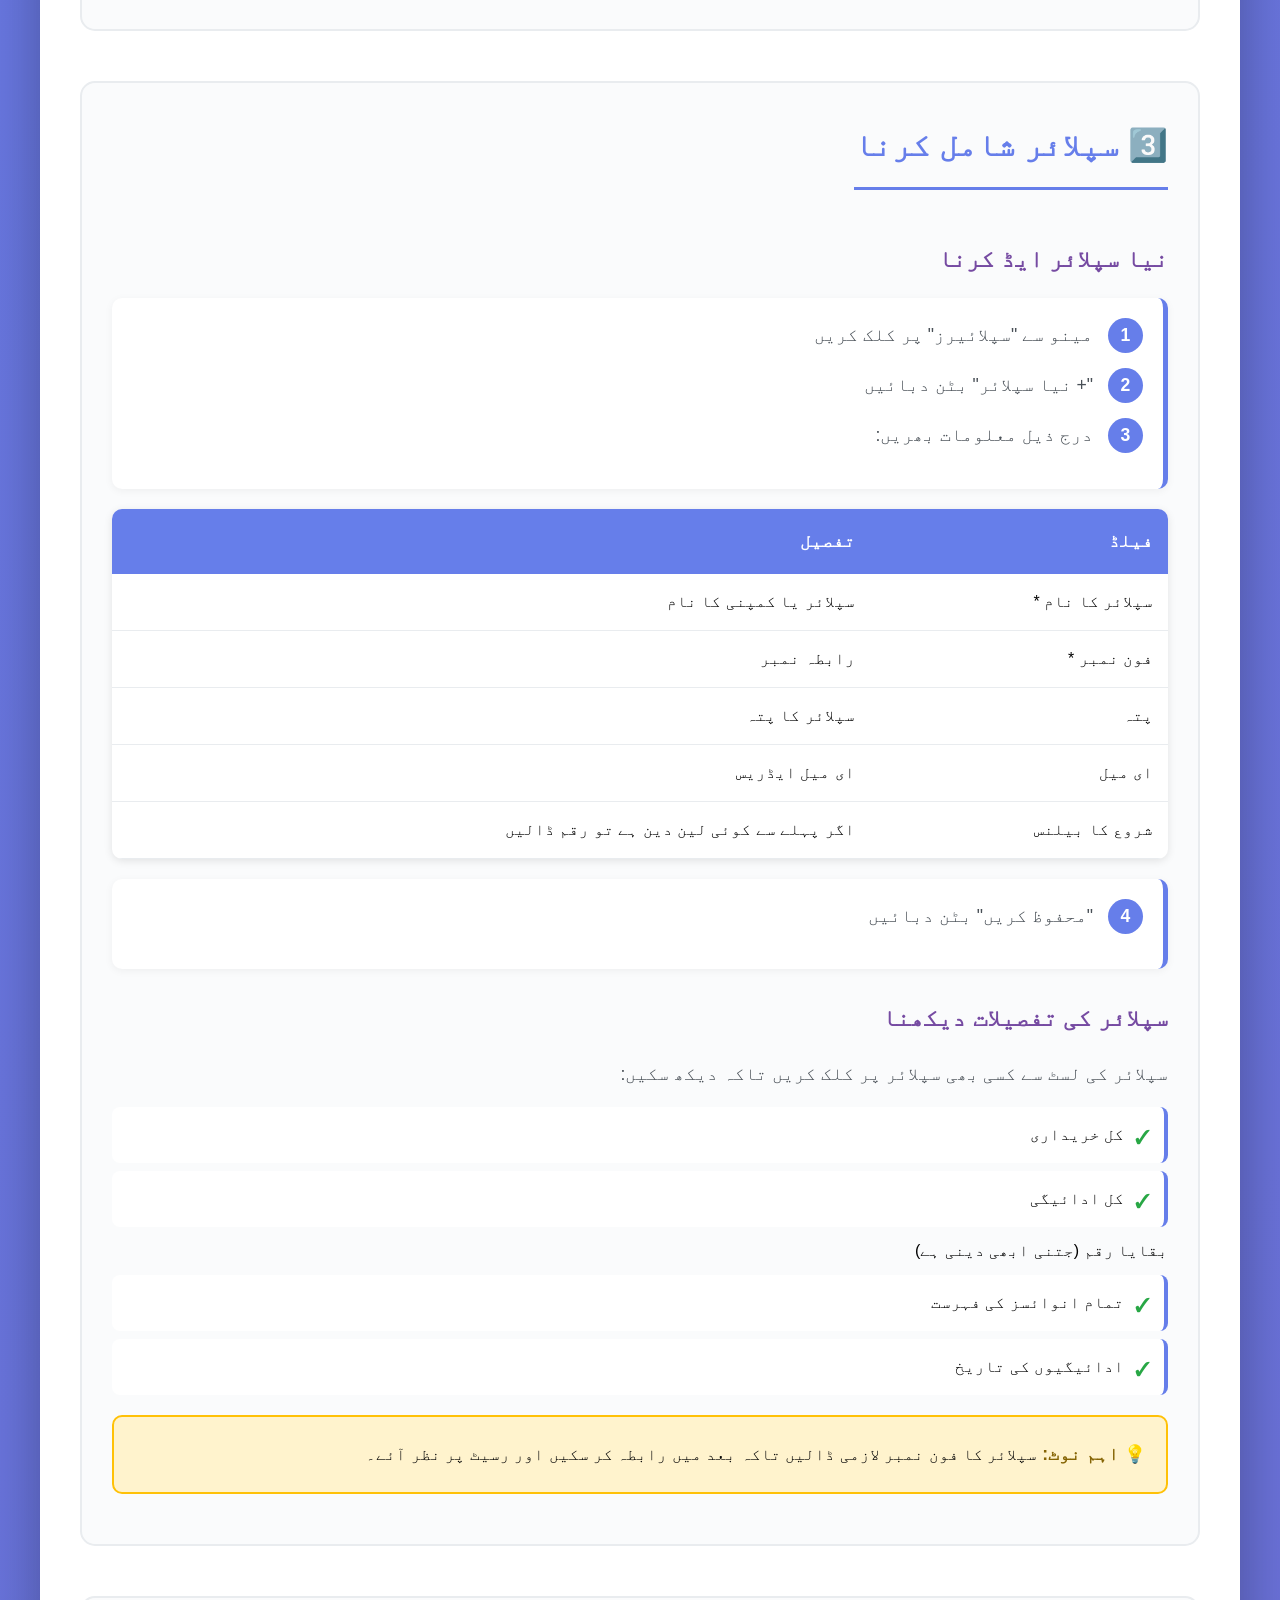
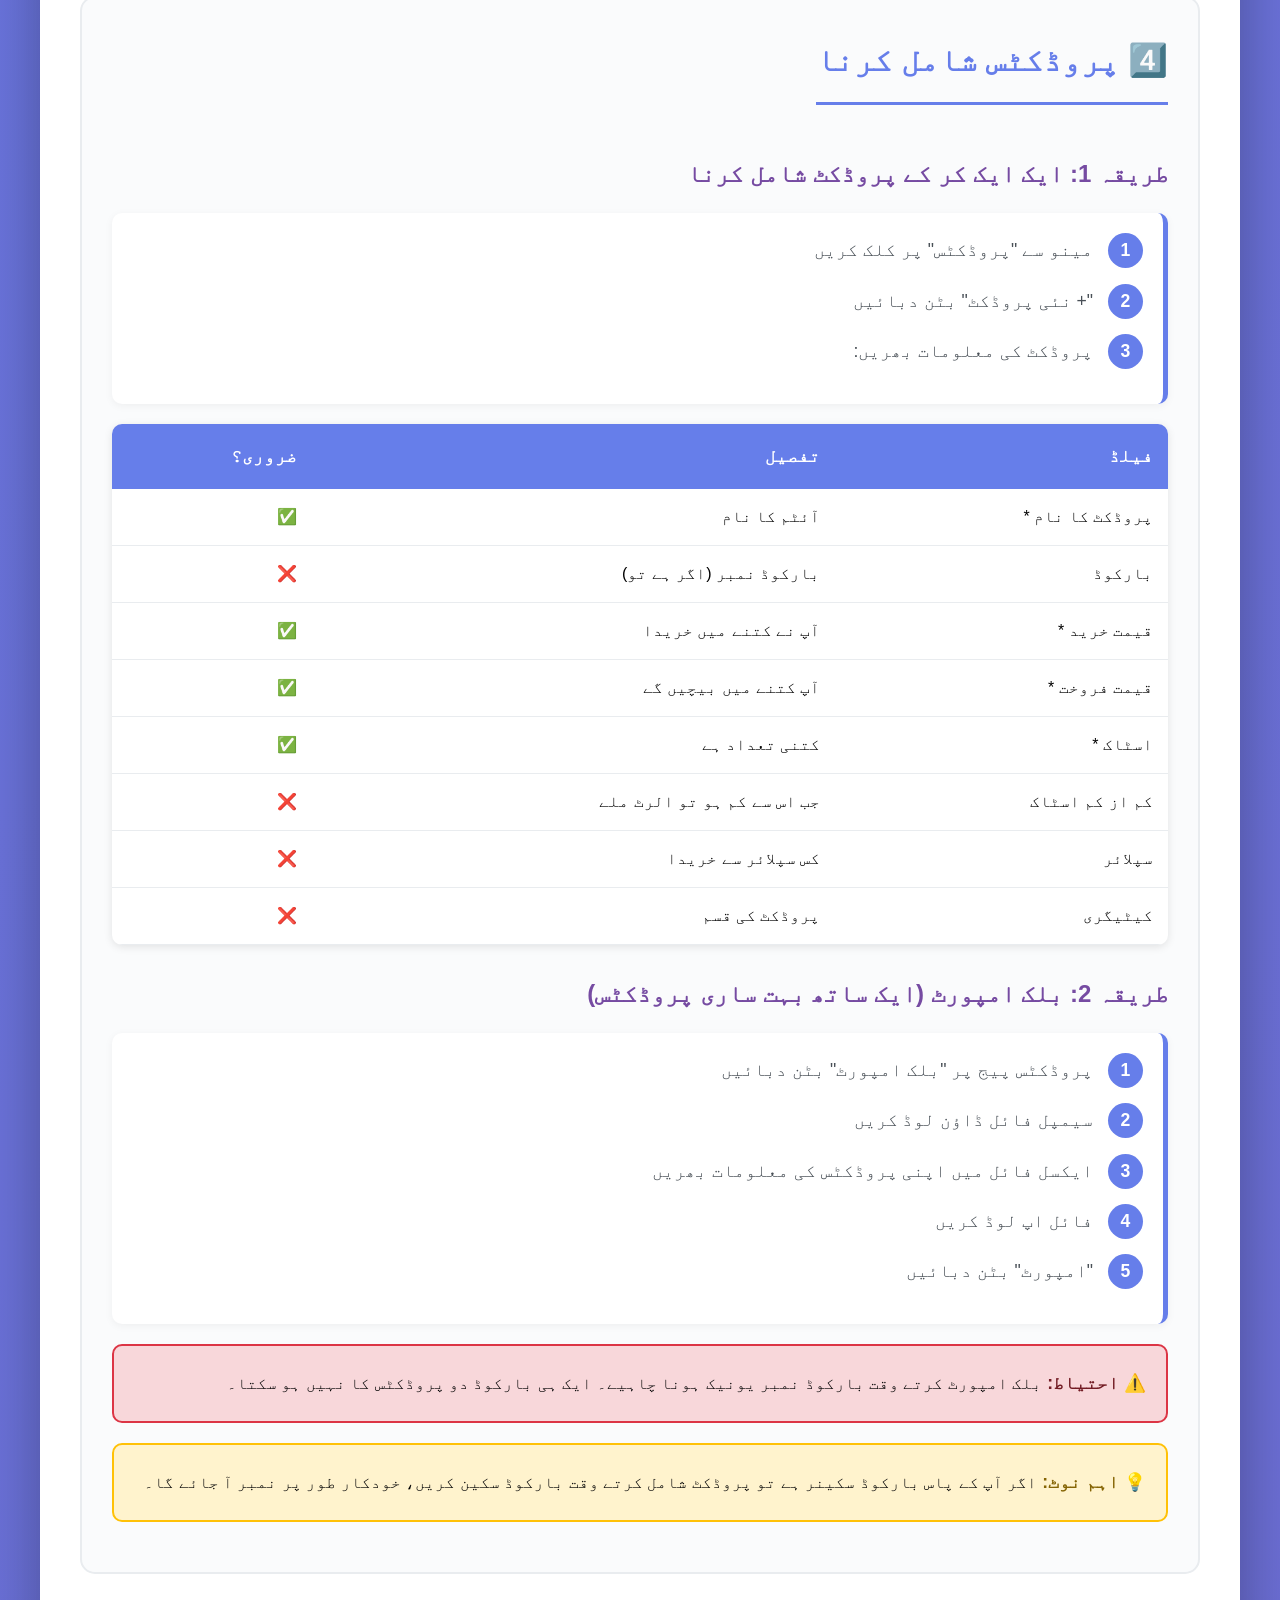
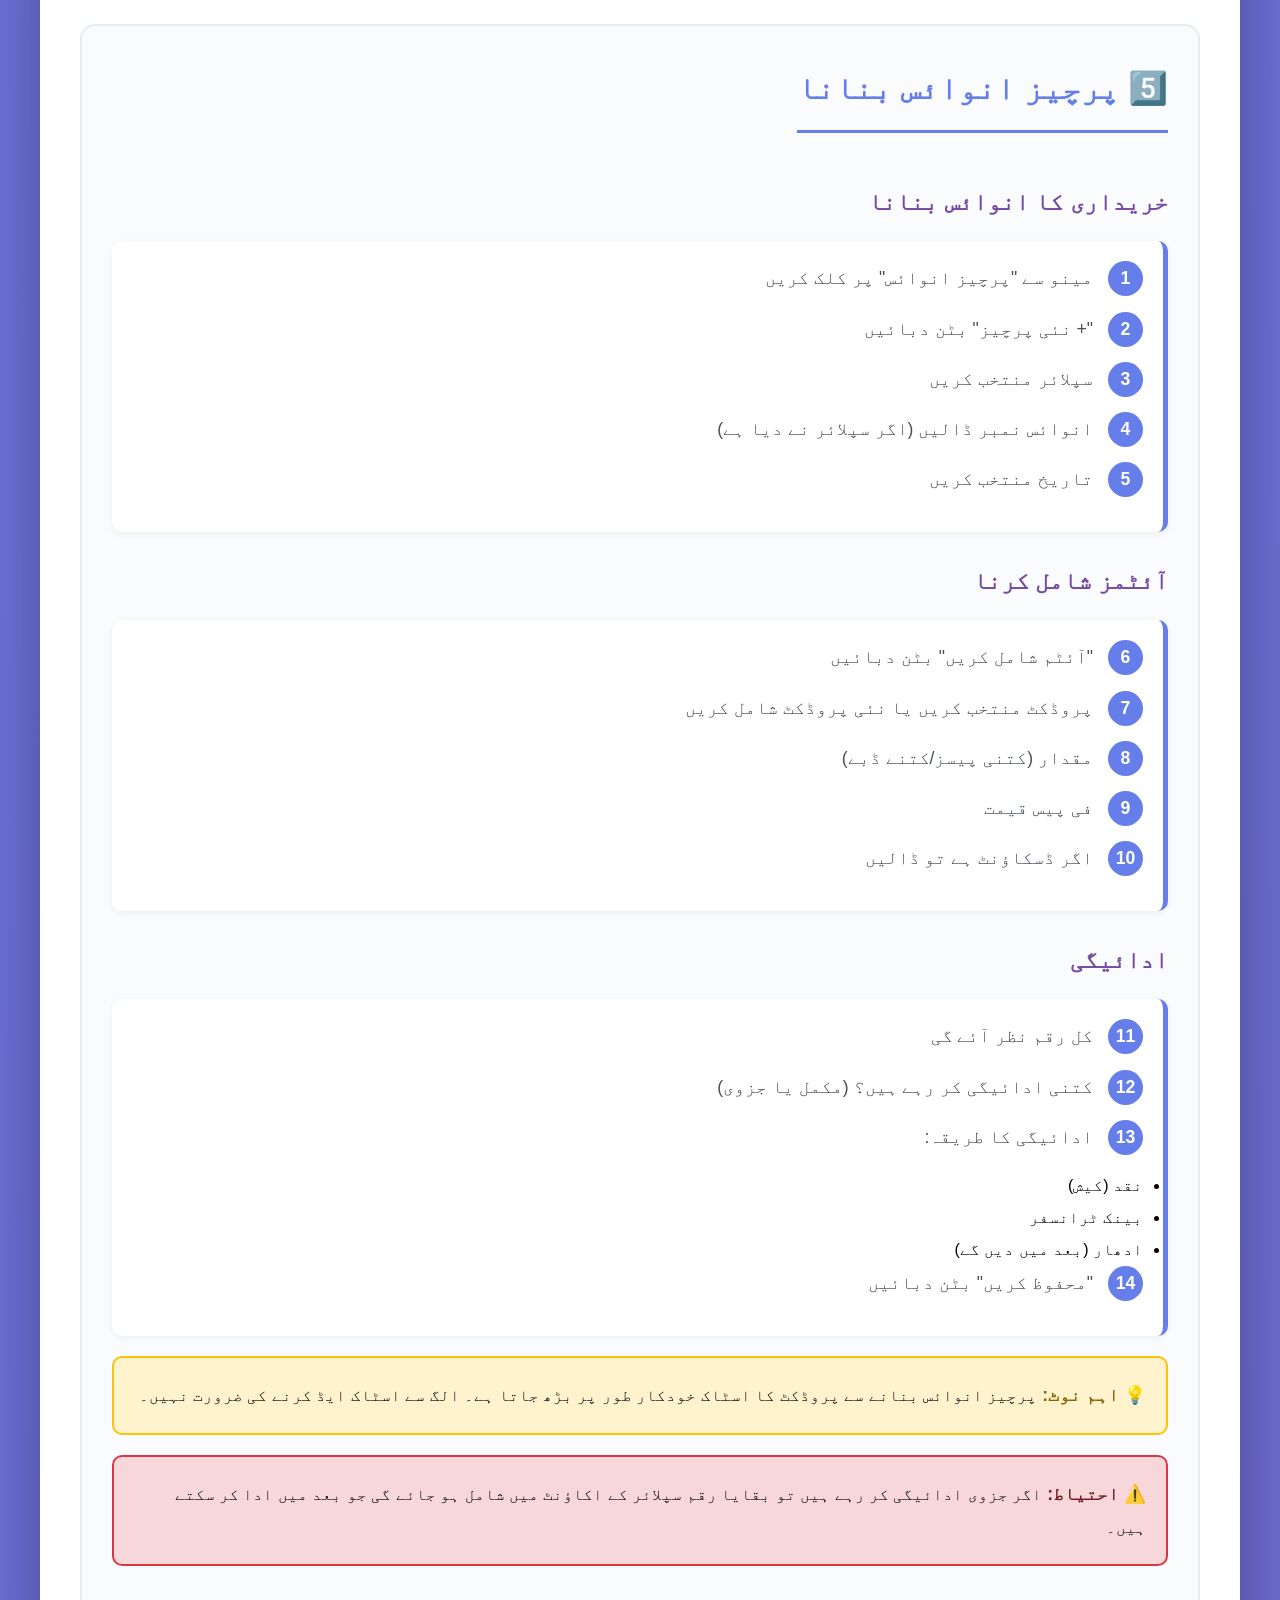
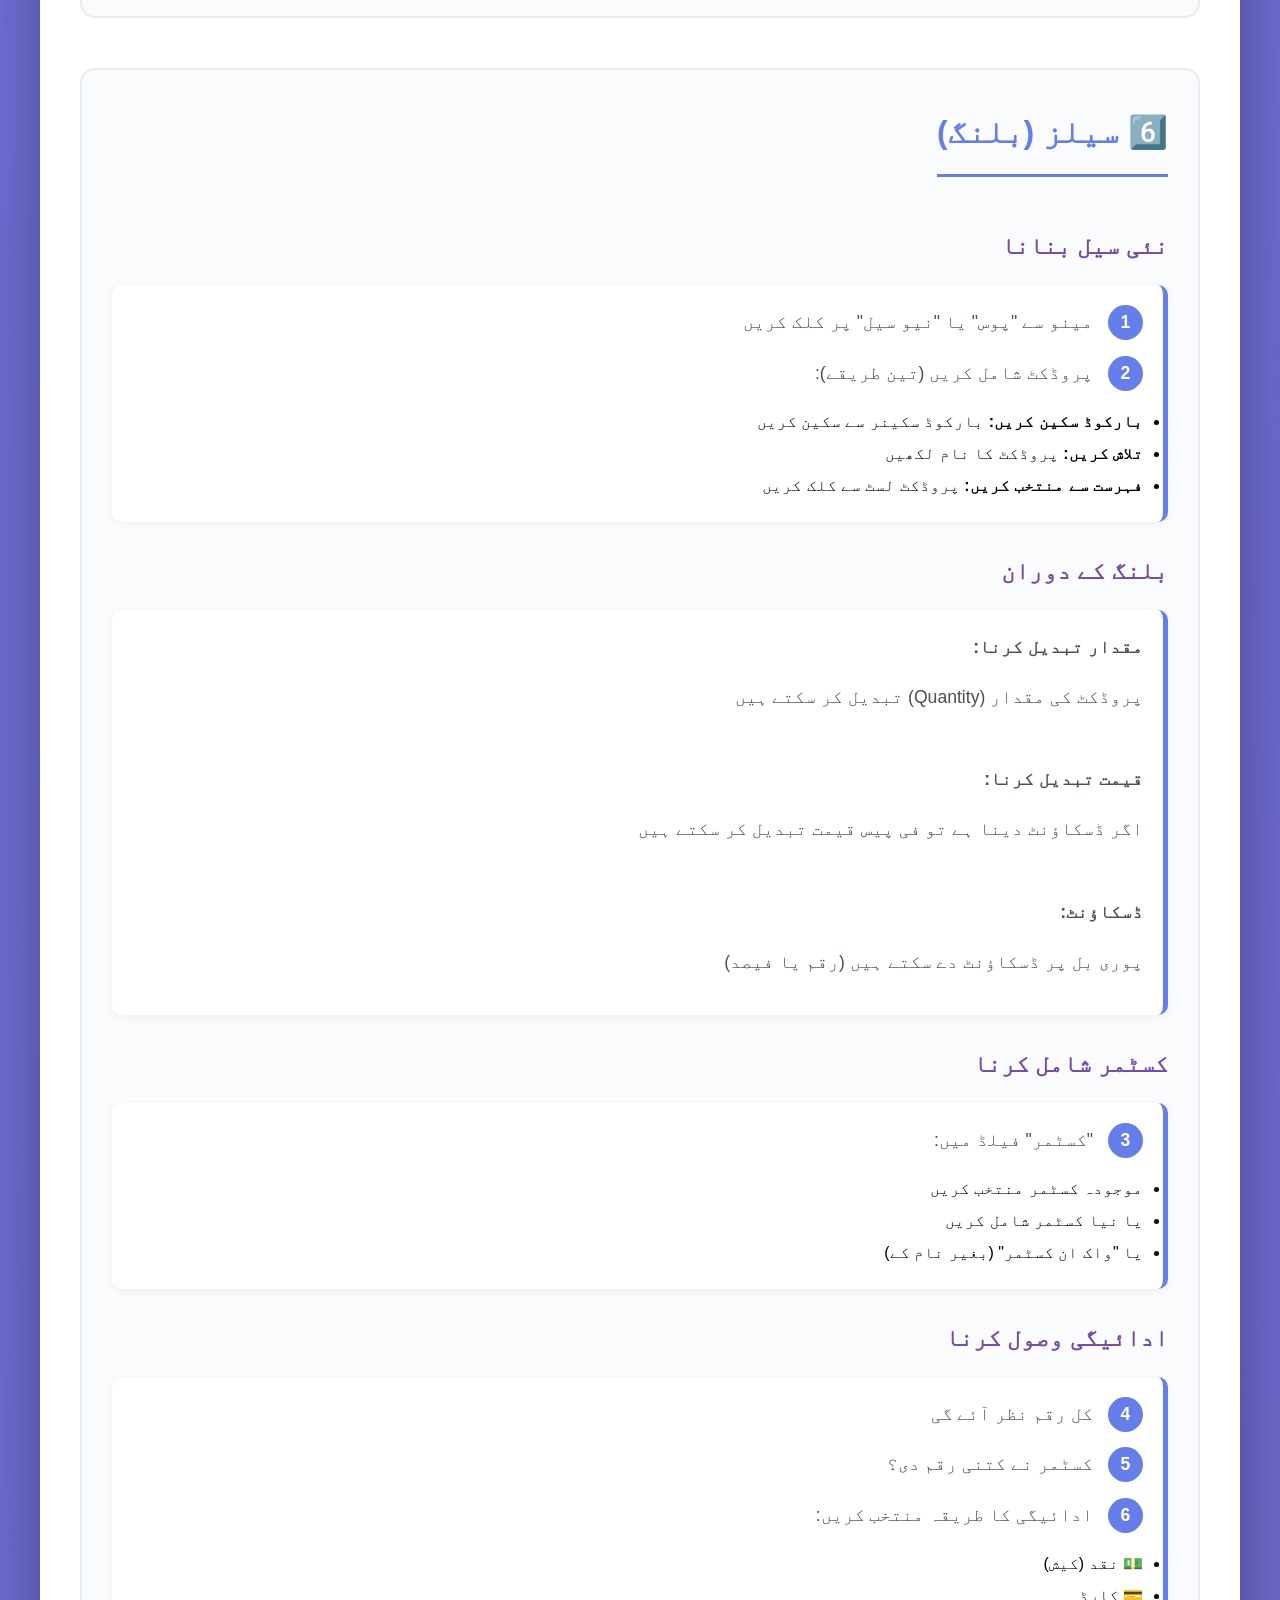
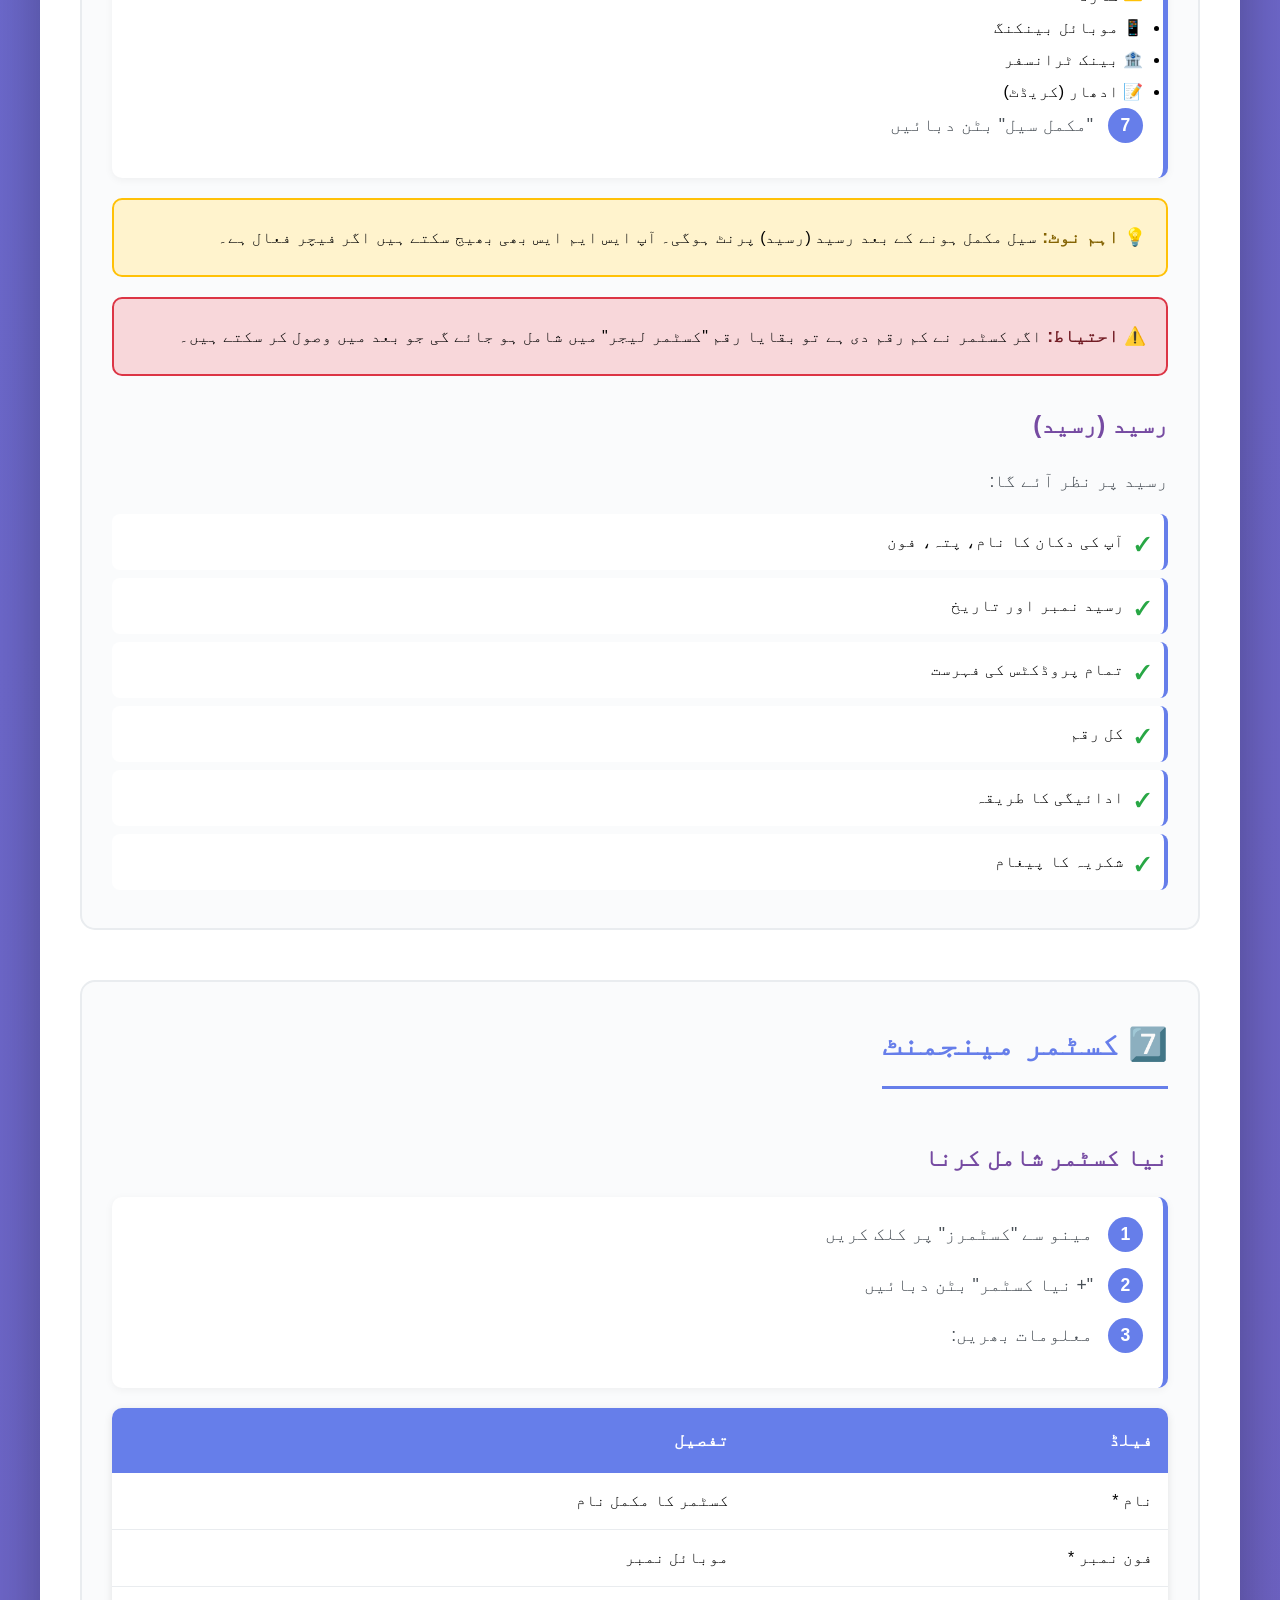
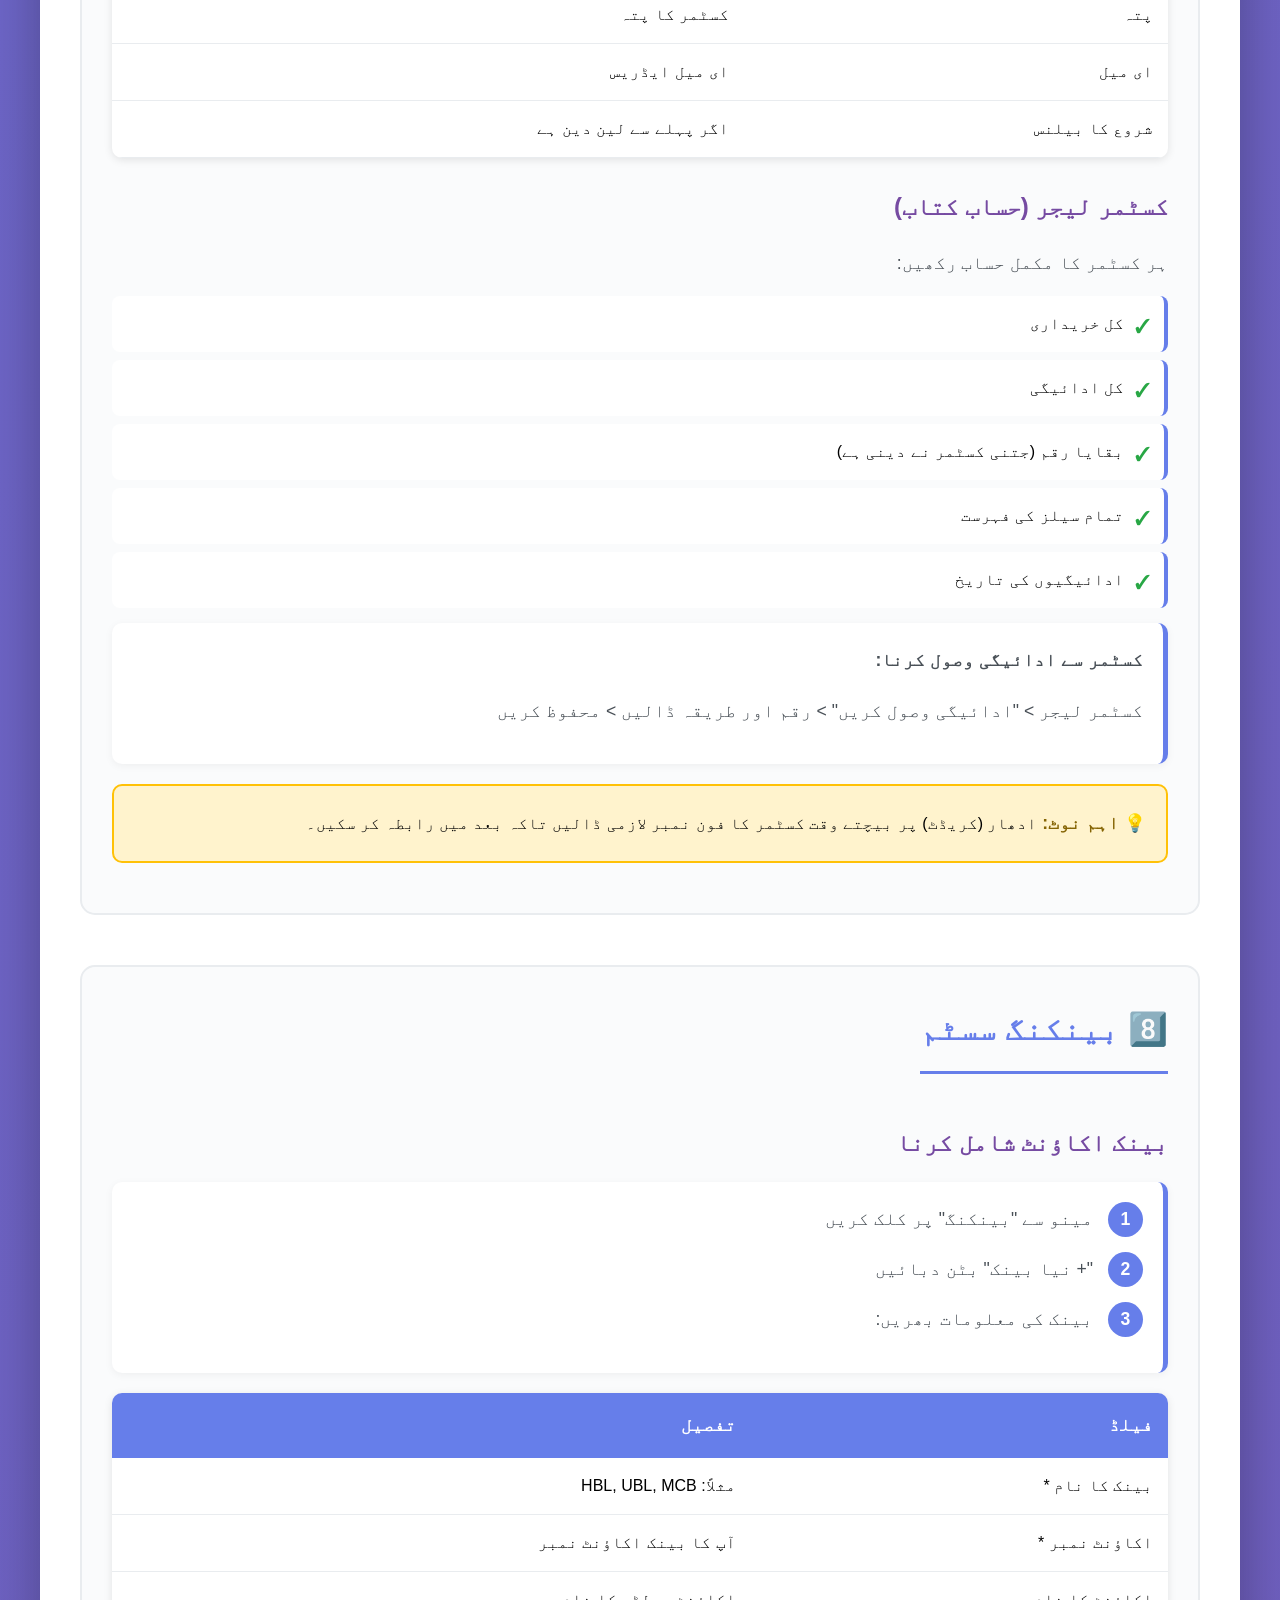
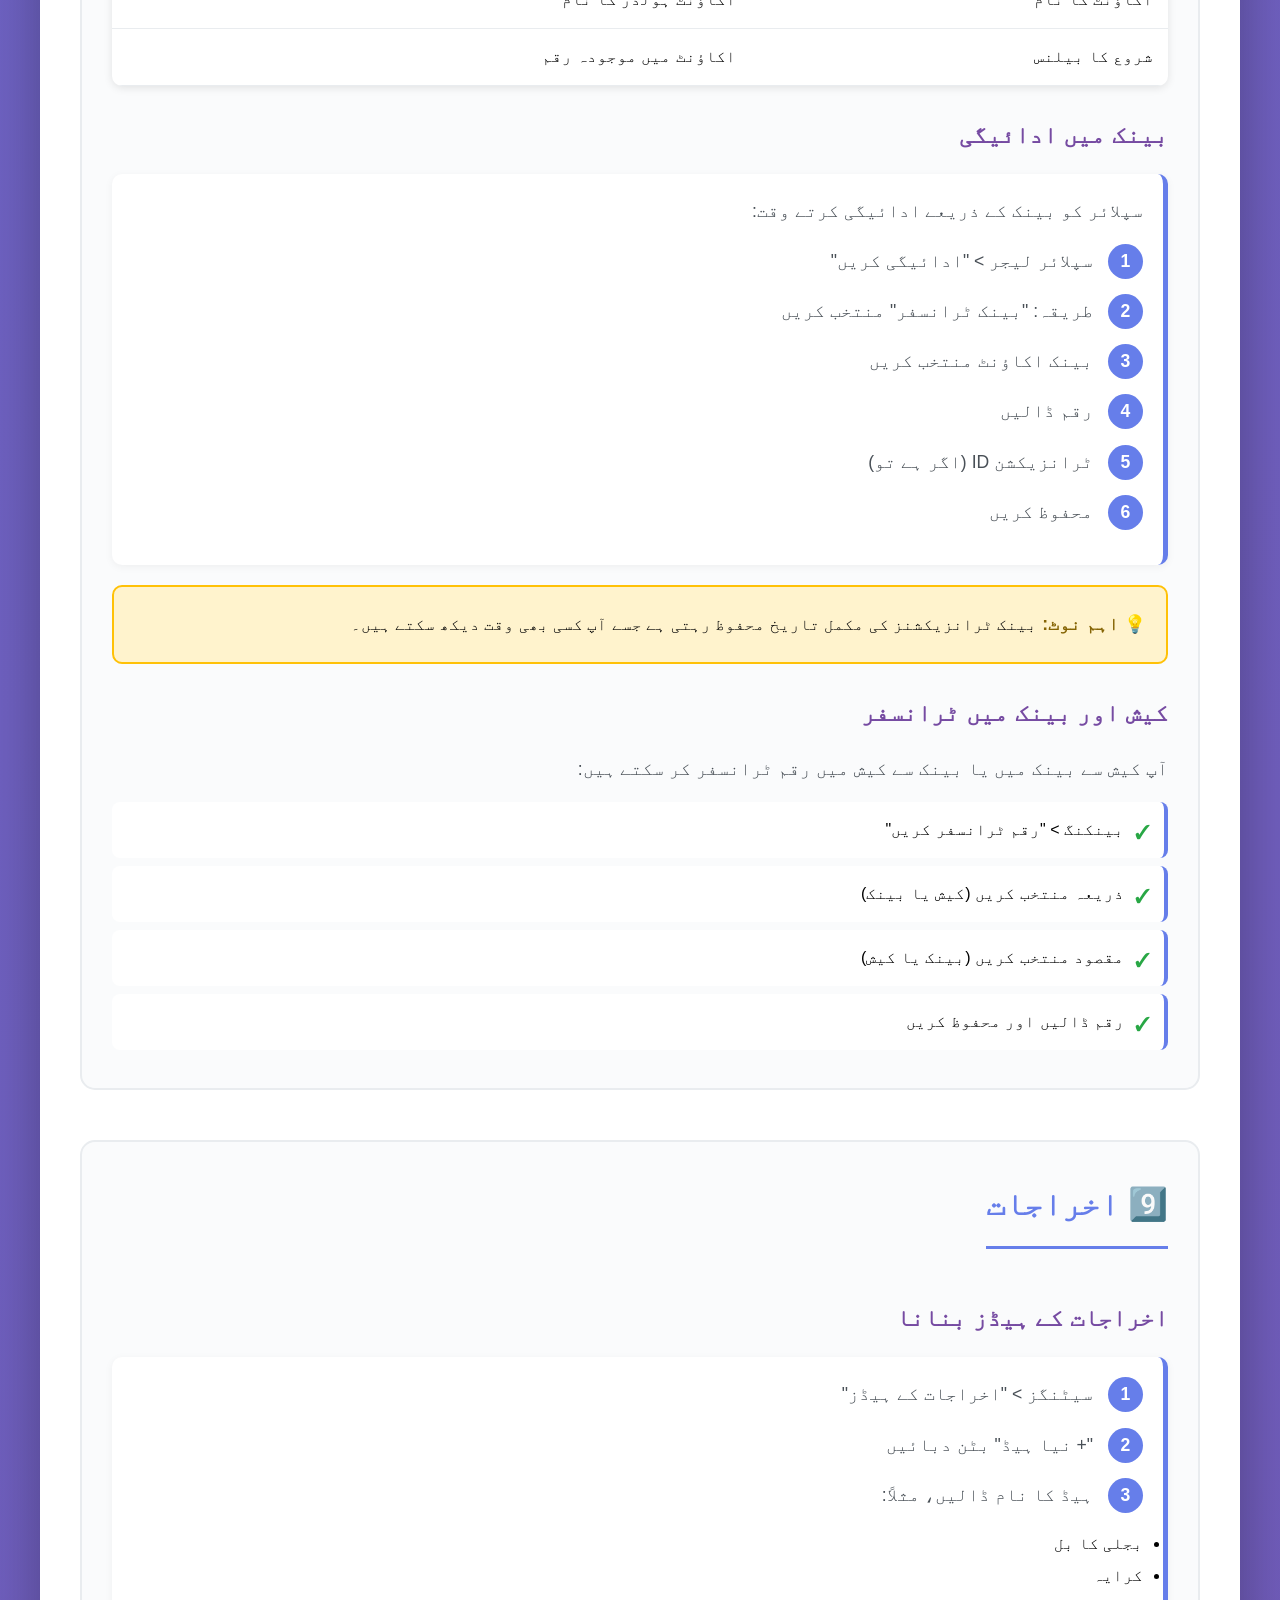
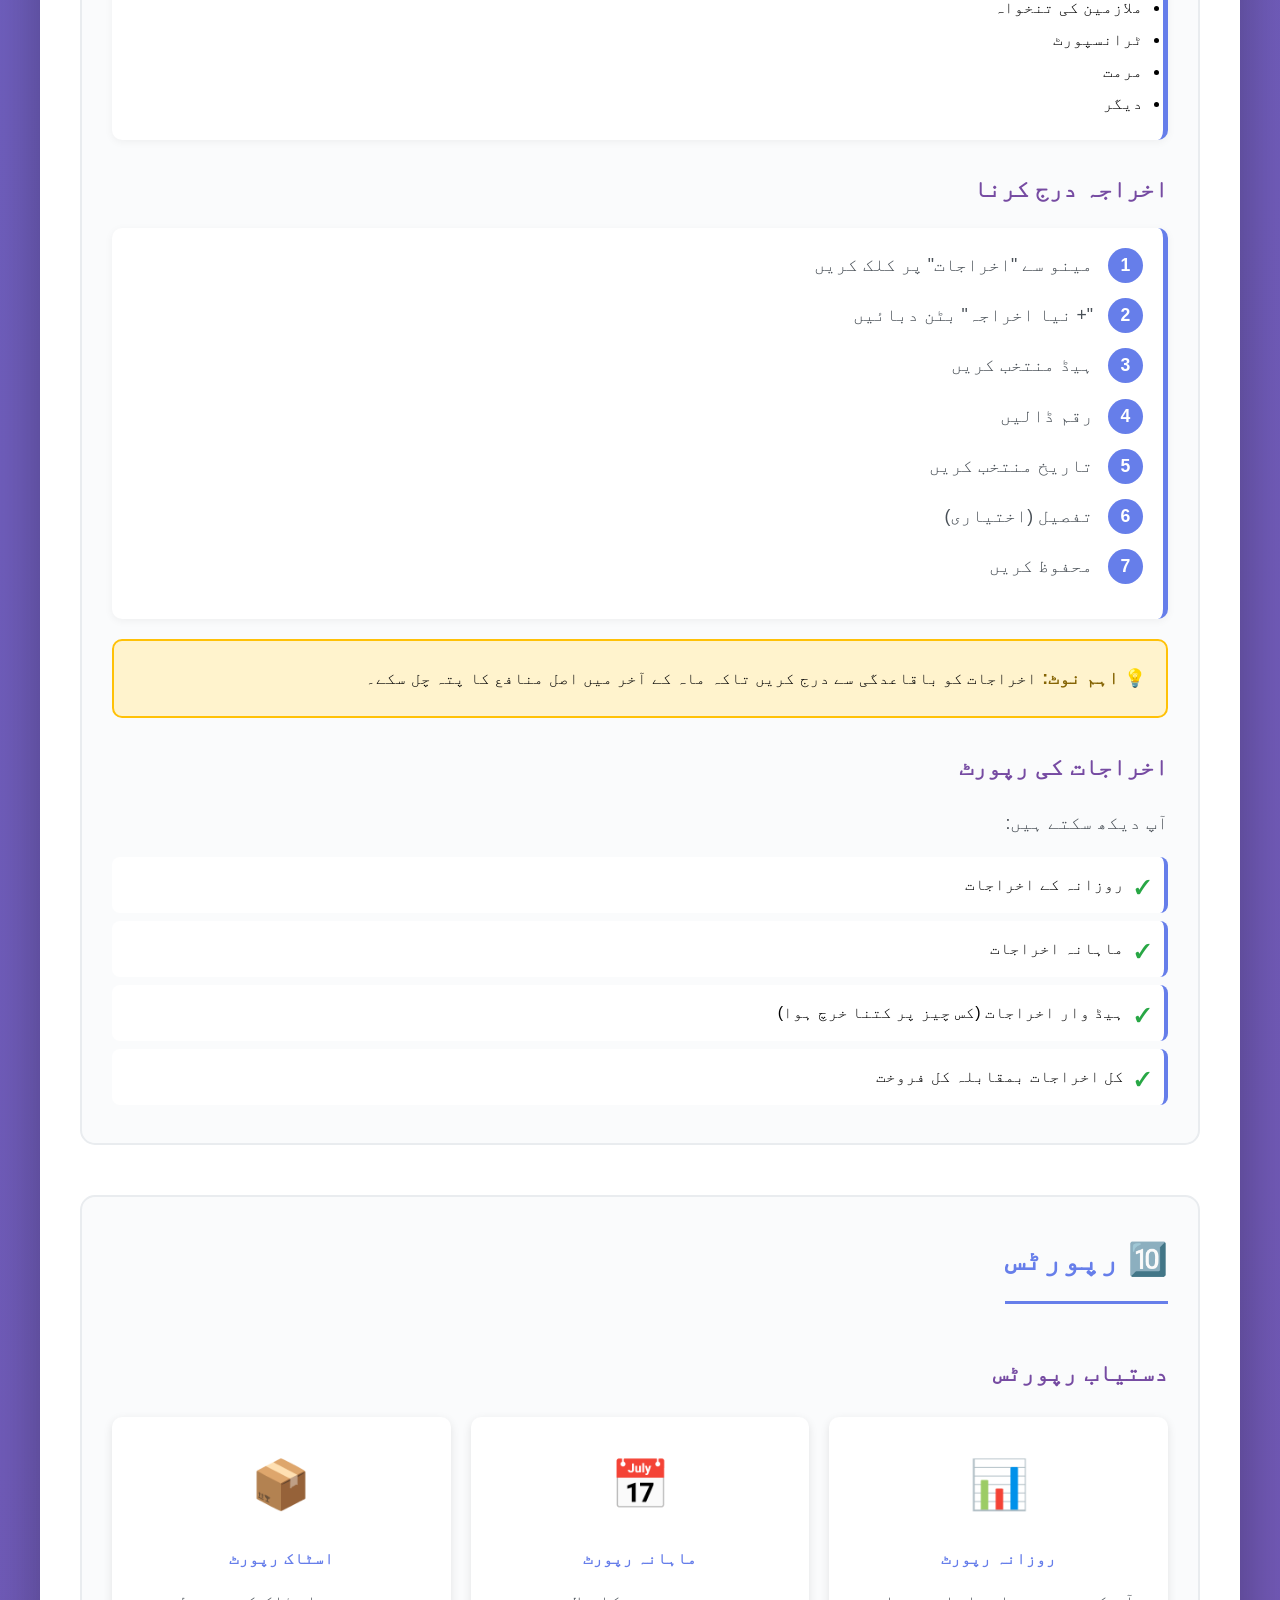
<file: docs/retail-pos-complete-guide-urdu.html>
<!DOCTYPE html>
<html lang="ur" dir="rtl">
<head>
    <meta charset="UTF-8">
    <meta name="viewport" content="width=device-width, initial-scale=1.0">
    <title>ریٹیل پوس سسٹم - استعمال کی مکمل گائیڈ</title>
    <style>
        * {
            margin: 0;
            padding: 0;
            box-sizing: border-box;
        }

        body {
            font-family: 'Jameel Noori Nastaleeq', 'Noto Nastaleeq Urdu', 'Urdu Typesetting', Arial, sans-serif;
            background: linear-gradient(135deg, #667eea 0%, #764ba2 100%);
            padding: 20px;
            line-height: 2;
            direction: rtl;
        }

        .container {
            max-width: 1200px;
            margin: 0 auto;
            background: white;
            border-radius: 20px;
            box-shadow: 0 20px 60px rgba(0, 0, 0, 0.3);
            overflow: hidden;
        }

        .header {
            background: linear-gradient(135deg, #667eea 0%, #764ba2 100%);
            color: white;
            padding: 40px;
            text-align: center;
        }

        .header h1 {
            font-size: 2.5em;
            margin-bottom: 10px;
            text-shadow: 2px 2px 4px rgba(0, 0, 0, 0.2);
        }

        .header p {
            font-size: 1.2em;
            opacity: 0.95;
        }

        .toc {
            background: #f8f9fa;
            padding: 30px;
            border-bottom: 3px solid #667eea;
        }

        .toc h2 {
            color: #667eea;
            margin-bottom: 20px;
            font-size: 1.8em;
        }

        .toc ul {
            list-style: none;
            columns: 2;
            column-gap: 40px;
        }

        .toc li {
            margin: 10px 0;
            padding: 8px 15px;
            background: white;
            border-radius: 8px;
            border-right: 4px solid #667eea;
        }

        .toc a {
            color: #333;
            text-decoration: none;
            font-weight: 600;
            transition: all 0.3s;
        }

        .toc a:hover {
            color: #667eea;
            padding-right: 10px;
        }

        .content {
            padding: 40px;
        }

        .section {
            margin-bottom: 50px;
            padding: 30px;
            background: #fafbfc;
            border-radius: 15px;
            border: 2px solid #e9ecef;
            transition: all 0.3s;
        }

        .section:hover {
            box-shadow: 0 5px 20px rgba(0, 0, 0, 0.1);
            border-color: #667eea;
        }

        .section h2 {
            color: #667eea;
            font-size: 2em;
            margin-bottom: 20px;
            padding-bottom: 10px;
            border-bottom: 3px solid #667eea;
            display: inline-block;
        }

        .section h3 {
            color: #764ba2;
            font-size: 1.5em;
            margin: 25px 0 15px 0;
        }

        .section p {
            color: #495057;
            font-size: 1.1em;
            margin-bottom: 15px;
        }

        .step-box {
            background: white;
            border-radius: 10px;
            padding: 20px;
            margin: 15px 0;
            border-right: 5px solid #667eea;
            box-shadow: 0 2px 8px rgba(0, 0, 0, 0.05);
        }

        .step-number {
            display: inline-block;
            width: 35px;
            height: 35px;
            background: #667eea;
            color: white;
            border-radius: 50%;
            text-align: center;
            line-height: 35px;
            font-weight: bold;
            margin-left: 10px;
        }

        .tip-box {
            background: #fff3cd;
            border: 2px solid #ffc107;
            border-radius: 10px;
            padding: 20px;
            margin: 20px 0;
        }

        .tip-box::before {
            content: "💡 اہم نوٹ: ";
            font-weight: bold;
            color: #856404;
            font-size: 1.1em;
        }

        .warning-box {
            background: #f8d7da;
            border: 2px solid #dc3545;
            border-radius: 10px;
            padding: 20px;
            margin: 20px 0;
        }

        .warning-box::before {
            content: "⚠️ احتیاط: ";
            font-weight: bold;
            color: #721c24;
            font-size: 1.1em;
        }

        .feature-grid {
            display: grid;
            grid-template-columns: repeat(auto-fit, minmax(250px, 1fr));
            gap: 20px;
            margin: 20px 0;
        }

        .feature-card {
            background: white;
            padding: 20px;
            border-radius: 10px;
            text-align: center;
            box-shadow: 0 3px 10px rgba(0, 0, 0, 0.1);
        }

        .feature-card .icon {
            font-size: 3em;
            margin-bottom: 10px;
        }

        .feature-card h4 {
            color: #667eea;
            margin-bottom: 10px;
        }

        ul.steps-list {
            list-style: none;
            padding: 0;
        }

        ul.steps-list li {
            padding: 12px 20px;
            margin: 8px 0;
            background: white;
            border-radius: 8px;
            border-right: 4px solid #667eea;
            position: relative;
            padding-right: 40px;
        }

        ul.steps-list li::before {
            content: "✓";
            position: absolute;
            right: 15px;
            color: #28a745;
            font-weight: bold;
            font-size: 1.2em;
        }

        table {
            width: 100%;
            border-collapse: collapse;
            margin: 20px 0;
            background: white;
            border-radius: 10px;
            overflow: hidden;
            box-shadow: 0 2px 8px rgba(0, 0, 0, 0.1);
        }

        table th {
            background: #667eea;
            color: white;
            padding: 15px;
            text-align: right;
            font-size: 1.1em;
        }

        table td {
            padding: 12px 15px;
            border-bottom: 1px solid #e9ecef;
        }

        table tr:hover {
            background: #f8f9fa;
        }

        .footer {
            background: #343a40;
            color: white;
            text-align: center;
            padding: 30px;
        }

        .footer p {
            margin: 5px 0;
        }

        @media print {
            body {
                background: white;
            }
            .container {
                box-shadow: none;
            }
        }

        @media (max-width: 768px) {
            .toc ul {
                columns: 1;
            }
            .header h1 {
                font-size: 1.8em;
            }
            .content {
                padding: 20px;
            }
        }
    </style>
</head>
<body>
    <div class="container">
        <div class="header">
            <h1>🏪 ریٹیل پوس سسٹم</h1>
            <p>دکانداروں کے لیے استعمال کی مکمل اور آسان گائیڈ</p>
            <p style="margin-top: 10px; font-size: 0.9em;">ورژن 1.0 - 2026</p>
        </div>

        <div class="toc">
            <h2>📋 فہرست</h2>
            <ul>
                <li><a href="#section1">1. سسٹم شروع کرنا</a></li>
                <li><a href="#section2">2. بزنس کی سیٹنگز</a></li>
                <li><a href="#section3">3. سپلائر شامل کرنا</a></li>
                <li><a href="#section4">4. پروڈکٹس شامل کرنا</a></li>
                <li><a href="#section5">5. پرچیز انوائس بنانا</a></li>
                <li><a href="#section6">6. سیلز (بلنگ)</a></li>
                <li><a href="#section7">7. کسٹمر مینجمنٹ</a></li>
                <li><a href="#section8">8. بینکنگ سسٹم</a></li>
                <li><a href="#section9">9. اخراجات</a></li>
                <li><a href="#section10">10. رپورٹس</a></li>
                <li><a href="#section11">11. ایمپلائیر مینجمنٹ</a></li>
                <li><a href="#section12">12. رسیٹ سیٹنگز</a></li>
            </ul>
        </div>

        <div class="content">
            <!-- Section 1: Getting Started -->
            <div class="section" id="section1">
                <h2>1️⃣ سسٹم شروع کرنا</h2>
                
                <h3>لاگ ان کرنا</h3>
                <div class="step-box">
                    <p><span class="step-number">1</span> ایپلی کیشن کھولیں</p>
                    <p><span class="step-number">2</span> اپنا یوزر نیم اور پاس ورڈ ڈالیں</p>
                    <p><span class="step-number">3</span> "لاگ ان" بٹن دبائیں</p>
                </div>

                <div class="tip-box">
                    پہلی بار استعمال کرتے وقت آپ کو بزنس سیٹ اپ کرنا ہوگا جس میں آپ کی دکان کی معلومات، کرنسی، اور ایڈمن اکاؤنٹ شامل ہے۔
                </div>

                <h3>ڈیش بورڈ</h3>
                <p>لاگ ان کرنے کے بعد آپ ڈیش بورڈ پر آئیں گے جہاں آپ کو نظر آئے گا:</p>
                <ul class="steps-list">
                    <li>آج کی کل فروخت</li>
                    <li>آج کا منافع</li>
                    <li>کل آرڈرز کی تعداد</li>
                    <li>کم اسٹاک والی پروڈکٹس</li>
                    <li>حالیہ لین دین</li>
                </ul>
            </div>

            <!-- Section 2: Business Settings -->
            <div class="section" id="section2">
                <h2>2️⃣ بزنس کی سیٹنگز</h2>
                
                <h3>بزنس کی معلومات سیٹ کرنا</h3>
                <div class="step-box">
                    <p><span class="step-number">1</span> مینو سے "سیٹنگز" پر کلک کریں</p>
                    <p><span class="step-number">2</span> "بزنس انفارمیشن" سیکشن میں جائیں</p>
                    <p><span class="step-number">3</span> درج ذیل معلومات بھریں:</p>
                </div>

                <table>
                    <tr>
                        <th>فیلڈ</th>
                        <th>تفصیل</th>
                        <th>ضروری؟</th>
                    </tr>
                    <tr>
                        <td>بزنس کا نام</td>
                        <td>آپ کی دکان یا کاروبار کا نام</td>
                        <td>✅ جی ہاں</td>
                    </tr>
                    <tr>
                        <td>پتہ</td>
                        <td>دکان کا مکمل پتہ</td>
                        <td>✅ جی ہاں</td>
                    </tr>
                    <tr>
                        <td>فون نمبر</td>
                        <td>رابطہ نمبر</td>
                        <td>✅ جی ہاں</td>
                    </tr>
                    <tr>
                        <td>کرنسی</td>
                        <td>مقامی کرنسی منتخب کریں (روپے، ڈالر وغیرہ)</td>
                        <td>✅ جی ہاں</td>
                    </tr>
                    <tr>
                        <td>ٹیکس ریٹ</td>
                        <td>اگر ٹیکس لاگو ہے تو فیصد ڈالیں</td>
                        <td>❌ اختیاری</td>
                    </tr>
                </table>

                <div class="tip-box">
                    یہ معلومات آپ کی رسید (رسید) پر نظر آئیں گی، اس لیے درست معلومات بھریں۔
                </div>

                <h3>زبان کی ترتیب</h3>
                <p>آپ ایپ کی زبان تبدیل کر سکتے ہیں:</p>
                <ul class="steps-list">
                    <li>انگریزی (English)</li>
                    <li>اردو (اردو)</li>
                    <li>فرانسیسی (Français)</li>
                </ul>

                <div class="step-box">
                    <p><strong>طریقہ:</strong> سیٹنگز > زبان > اپنی پسند کی زبان منتخب کریں</p>
                </div>
            </div>

            <!-- Section 3: Supplier Management -->
            <div class="section" id="section3">
                <h2>3️⃣ سپلائر شامل کرنا</h2>
                
                <h3>نیا سپلائر ایڈ کرنا</h3>
                <div class="step-box">
                    <p><span class="step-number">1</span> مینو سے "سپلائیرز" پر کلک کریں</p>
                    <p><span class="step-number">2</span> "+ نیا سپلائر" بٹن دبائیں</p>
                    <p><span class="step-number">3</span> درج ذیل معلومات بھریں:</p>
                </div>

                <table>
                    <tr>
                        <th>فیلڈ</th>
                        <th>تفصیل</th>
                    </tr>
                    <tr>
                        <td>سپلائر کا نام *</td>
                        <td>سپلائر یا کمپنی کا نام</td>
                    </tr>
                    <tr>
                        <td>فون نمبر *</td>
                        <td>رابطہ نمبر</td>
                    </tr>
                    <tr>
                        <td>پتہ</td>
                        <td>سپلائر کا پتہ</td>
                    </tr>
                    <tr>
                        <td>ای میل</td>
                        <td>ای میل ایڈریس</td>
                    </tr>
                    <tr>
                        <td>شروع کا بیلنس</td>
                        <td>اگر پہلے سے کوئی لین دین ہے تو رقم ڈالیں</td>
                    </tr>
                </table>

                <div class="step-box">
                    <p><span class="step-number">4</span> "محفوظ کریں" بٹن دبائیں</p>
                </div>

                <h3>سپلائر کی تفصیلات دیکھنا</h3>
                <p>سپلائر کی لسٹ سے کسی بھی سپلائر پر کلک کریں تاکہ دیکھ سکیں:</p>
                <ul class="steps-list">
                    <li>کل خریداری</li>
                    <li>کل ادائیگی</li>
                    <td>بقایا رقم (جتنی ابھی دینی ہے)</td>
                    <li>تمام انوائسز کی فہرست</li>
                    <li>ادائیگیوں کی تاریخ</li>
                </ul>

                <div class="tip-box">
                    سپلائر کا فون نمبر لازمی ڈالیں تاکہ بعد میں رابطہ کر سکیں اور رسیٹ پر نظر آئے۔
                </div>
            </div>

            <!-- Section 4: Product Management -->
            <div class="section" id="section4">
                <h2>4️⃣ پروڈکٹس شامل کرنا</h2>
                
                <h3>طریقہ 1: ایک ایک کر کے پروڈکٹ شامل کرنا</h3>
                <div class="step-box">
                    <p><span class="step-number">1</span> مینو سے "پروڈکٹس" پر کلک کریں</p>
                    <p><span class="step-number">2</span> "+ نئی پروڈکٹ" بٹن دبائیں</p>
                    <p><span class="step-number">3</span> پروڈکٹ کی معلومات بھریں:</p>
                </div>

                <table>
                    <tr>
                        <th>فیلڈ</th>
                        <th>تفصیل</th>
                        <th>ضروری؟</th>
                    </tr>
                    <tr>
                        <td>پروڈکٹ کا نام *</td>
                        <td>آئٹم کا نام</td>
                        <td>✅</td>
                    </tr>
                    <tr>
                        <td>بارکوڈ</td>
                        <td>بارکوڈ نمبر (اگر ہے تو)</td>
                        <td>❌</td>
                    </tr>
                    <tr>
                        <td>قیمت خرید *</td>
                        <td>آپ نے کتنے میں خریدا</td>
                        <td>✅</td>
                    </tr>
                    <tr>
                        <td>قیمت فروخت *</td>
                        <td>آپ کتنے میں بیچیں گے</td>
                        <td>✅</td>
                    </tr>
                    <tr>
                        <td>اسٹاک *</td>
                        <td>کتنی تعداد ہے</td>
                        <td>✅</td>
                    </tr>
                    <tr>
                        <td>کم از کم اسٹاک</td>
                        <td>جب اس سے کم ہو تو الرٹ ملے</td>
                        <td>❌</td>
                    </tr>
                    <tr>
                        <td>سپلائر</td>
                        <td>کس سپلائر سے خریدا</td>
                        <td>❌</td>
                    </tr>
                    <tr>
                        <td>کیٹیگری</td>
                        <td>پروڈکٹ کی قسم</td>
                        <td>❌</td>
                    </tr>
                </table>

                <h3>طریقہ 2: بلک امپورٹ (ایک ساتھ بہت ساری پروڈکٹس)</h3>
                <div class="step-box">
                    <p><span class="step-number">1</span> پروڈکٹس پیج پر "بلک امپورٹ" بٹن دبائیں</p>
                    <p><span class="step-number">2</span> سیمپل فائل ڈاؤن لوڈ کریں</p>
                    <p><span class="step-number">3</span> ایکسل فائل میں اپنی پروڈکٹس کی معلومات بھریں</p>
                    <p><span class="step-number">4</span> فائل اپ لوڈ کریں</p>
                    <p><span class="step-number">5</span> "امپورٹ" بٹن دبائیں</p>
                </div>

                <div class="warning-box">
                    بلک امپورٹ کرتے وقت بارکوڈ نمبر یونیک ہونا چاہیے۔ ایک ہی بارکوڈ دو پروڈکٹس کا نہیں ہو سکتا۔
                </div>

                <div class="tip-box">
                    اگر آپ کے پاس بارکوڈ سکینر ہے تو پروڈکٹ شامل کرتے وقت بارکوڈ سکین کریں، خودکار طور پر نمبر آ جائے گا۔
                </div>
            </div>

            <!-- Section 5: Purchase Invoice -->
            <div class="section" id="section5">
                <h2>5️⃣ پرچیز انوائس بنانا</h2>
                
                <h3>خریداری کا انوائس بنانا</h3>
                <div class="step-box">
                    <p><span class="step-number">1</span> مینو سے "پرچیز انوائس" پر کلک کریں</p>
                    <p><span class="step-number">2</span> "+ نئی پرچیز" بٹن دبائیں</p>
                    <p><span class="step-number">3</span> سپلائر منتخب کریں</p>
                    <p><span class="step-number">4</span> انوائس نمبر ڈالیں (اگر سپلائر نے دیا ہے)</p>
                    <p><span class="step-number">5</span> تاریخ منتخب کریں</p>
                </div>

                <h3>آئٹمز شامل کرنا</h3>
                <div class="step-box">
                    <p><span class="step-number">6</span> "آئٹم شامل کریں" بٹن دبائیں</p>
                    <p><span class="step-number">7</span> پروڈکٹ منتخب کریں یا نئی پروڈکٹ شامل کریں</p>
                    <p><span class="step-number">8</span> مقدار (کتنی پیسز/کتنے ڈبے)</p>
                    <p><span class="step-number">9</span> فی پیس قیمت</p>
                    <p><span class="step-number">10</span> اگر ڈسکاؤنٹ ہے تو ڈالیں</p>
                </div>

                <h3>ادائیگی</h3>
                <div class="step-box">
                    <p><span class="step-number">11</span> کل رقم نظر آئے گی</p>
                    <p><span class="step-number">12</span> کتنی ادائیگی کر رہے ہیں؟ (مکمل یا جزوی)</p>
                    <p><span class="step-number">13</span> ادائیگی کا طریقہ:</p>
                    <ul>
                        <li>نقد (کیش)</li>
                        <li>بینک ٹرانسفر</li>
                        <li>ادھار (بعد میں دیں گے)</li>
                    </ul>
                    <p><span class="step-number">14</span> "محفوظ کریں" بٹن دبائیں</p>
                </div>

                <div class="tip-box">
                    پرچیز انوائس بنانے سے پروڈکٹ کا اسٹاک خودکار طور پر بڑھ جاتا ہے۔ الگ سے اسٹاک ایڈ کرنے کی ضرورت نہیں۔
                </div>

                <div class="warning-box">
                    اگر جزوی ادائیگی کر رہے ہیں تو بقایا رقم سپلائر کے اکاؤنٹ میں شامل ہو جائے گی جو بعد میں ادا کر سکتے ہیں۔
                </div>
            </div>

            <!-- Section 6: POS / Sales -->
            <div class="section" id="section6">
                <h2>6️⃣ سیلز (بلنگ)</h2>
                
                <h3>نئی سیل بنانا</h3>
                <div class="step-box">
                    <p><span class="step-number">1</span> مینو سے "پوس" یا "نیو سیل" پر کلک کریں</p>
                    <p><span class="step-number">2</span> پروڈکٹ شامل کریں (تین طریقے):</p>
                    <ul>
                        <li><strong>بارکوڈ سکین کریں:</strong> بارکوڈ سکینر سے سکین کریں</li>
                        <li><strong>تلاش کریں:</strong> پروڈکٹ کا نام لکھیں</li>
                        <li><strong>فہرست سے منتخب کریں:</strong> پروڈکٹ لسٹ سے کلک کریں</li>
                    </ul>
                </div>

                <h3>بلنگ کے دوران</h3>
                <div class="step-box">
                    <p><strong>مقدار تبدیل کرنا:</strong></p>
                    <p>پروڈکٹ کی مقدار (Quantity) تبدیل کر سکتے ہیں</p>
                    <br>
                    <p><strong>قیمت تبدیل کرنا:</strong></p>
                    <p>اگر ڈسکاؤنٹ دینا ہے تو فی پیس قیمت تبدیل کر سکتے ہیں</p>
                    <br>
                    <p><strong>ڈسکاؤنٹ:</strong></p>
                    <p>پوری بل پر ڈسکاؤنٹ دے سکتے ہیں (رقم یا فیصد)</p>
                </div>

                <h3>کسٹمر شامل کرنا</h3>
                <div class="step-box">
                    <p><span class="step-number">3</span> "کسٹمر" فیلڈ میں:</p>
                    <ul>
                        <li>موجودہ کسٹمر منتخب کریں</li>
                        <li>یا نیا کسٹمر شامل کریں</li>
                        <li>یا "واک ان کسٹمر" (بغیر نام کے)</li>
                    </ul>
                </div>

                <h3>ادائیگی وصول کرنا</h3>
                <div class="step-box">
                    <p><span class="step-number">4</span> کل رقم نظر آئے گی</p>
                    <p><span class="step-number">5</span> کسٹمر نے کتنی رقم دی؟</p>
                    <p><span class="step-number">6</span> ادائیگی کا طریقہ منتخب کریں:</p>
                    <ul>
                        <li>💵 نقد (کیش)</li>
                        <li>💳 کارڈ</li>
                        <li>📱 موبائل بینکنگ</li>
                        <li>🏦 بینک ٹرانسفر</li>
                        <li>📝 ادھار (کریڈٹ)</li>
                    </ul>
                    <p><span class="step-number">7</span> "مکمل سیل" بٹن دبائیں</p>
                </div>

                <div class="tip-box">
                    سیل مکمل ہونے کے بعد رسید (رسید) پرنٹ ہوگی۔ آپ ایس ایم ایس بھی بھیج سکتے ہیں اگر فیچر فعال ہے۔
                </div>

                <div class="warning-box">
                    اگر کسٹمر نے کم رقم دی ہے تو بقایا رقم "کسٹمر لیجر" میں شامل ہو جائے گی جو بعد میں وصول کر سکتے ہیں۔
                </div>

                <h3>رسید (رسید)</h3>
                <p>رسید پر نظر آئے گا:</p>
                <ul class="steps-list">
                    <li>آپ کی دکان کا نام، پتہ، فون</li>
                    <li>رسید نمبر اور تاریخ</li>
                    <li>تمام پروڈکٹس کی فہرست</li>
                    <li>کل رقم</li>
                    <li>ادائیگی کا طریقہ</li>
                    <li>شکریہ کا پیغام</li>
                </ul>
            </div>

            <!-- Section 7: Customer Management -->
            <div class="section" id="section7">
                <h2>7️⃣ کسٹمر مینجمنٹ</h2>
                
                <h3>نیا کسٹمر شامل کرنا</h3>
                <div class="step-box">
                    <p><span class="step-number">1</span> مینو سے "کسٹمرز" پر کلک کریں</p>
                    <p><span class="step-number">2</span> "+ نیا کسٹمر" بٹن دبائیں</p>
                    <p><span class="step-number">3</span> معلومات بھریں:</p>
                </div>

                <table>
                    <tr>
                        <th>فیلڈ</th>
                        <th>تفصیل</th>
                    </tr>
                    <tr>
                        <td>نام *</td>
                        <td>کسٹمر کا مکمل نام</td>
                    </tr>
                    <tr>
                        <td>فون نمبر *</td>
                        <td>موبائل نمبر</td>
                    </tr>
                    <tr>
                        <td>پتہ</td>
                        <td>کسٹمر کا پتہ</td>
                    </tr>
                    <tr>
                        <td>ای میل</td>
                        <td>ای میل ایڈریس</td>
                    </tr>
                    <tr>
                        <td>شروع کا بیلنس</td>
                        <td>اگر پہلے سے لین دین ہے</td>
                    </tr>
                </table>

                <h3>کسٹمر لیجر (حساب کتاب)</h3>
                <p>ہر کسٹمر کا مکمل حساب رکھیں:</p>
                <ul class="steps-list">
                    <li>کل خریداری</li>
                    <li>کل ادائیگی</li>
                    <li>بقایا رقم (جتنی کسٹمر نے دینی ہے)</li>
                    <li>تمام سیلز کی فہرست</li>
                    <li>ادائیگیوں کی تاریخ</li>
                </ul>

                <div class="step-box">
                    <p><strong>کسٹمر سے ادائیگی وصول کرنا:</strong></p>
                    <p>کسٹمر لیجر > "ادائیگی وصول کریں" > رقم اور طریقہ ڈالیں > محفوظ کریں</p>
                </div>

                <div class="tip-box">
                    ادھار (کریڈٹ) پر بیچتے وقت کسٹمر کا فون نمبر لازمی ڈالیں تاکہ بعد میں رابطہ کر سکیں۔
                </div>
            </div>

            <!-- Section 8: Banking -->
            <div class="section" id="section8">
                <h2>8️⃣ بینکنگ سسٹم</h2>
                
                <h3>بینک اکاؤنٹ شامل کرنا</h3>
                <div class="step-box">
                    <p><span class="step-number">1</span> مینو سے "بینکنگ" پر کلک کریں</p>
                    <p><span class="step-number">2</span> "+ نیا بینک" بٹن دبائیں</p>
                    <p><span class="step-number">3</span> بینک کی معلومات بھریں:</p>
                </div>

                <table>
                    <tr>
                        <th>فیلڈ</th>
                        <th>تفصیل</th>
                    </tr>
                    <tr>
                        <td>بینک کا نام *</td>
                        <td>مثلاً: HBL, UBL, MCB</td>
                    </tr>
                    <tr>
                        <td>اکاؤنٹ نمبر *</td>
                        <td>آپ کا بینک اکاؤنٹ نمبر</td>
                    </tr>
                    <tr>
                        <td>اکاؤنٹ کا نام</td>
                        <td>اکاؤنٹ ہولڈر کا نام</td>
                    </tr>
                    <tr>
                        <td>شروع کا بیلنس</td>
                        <td>اکاؤنٹ میں موجودہ رقم</td>
                    </tr>
                </table>

                <h3>بینک میں ادائیگی</h3>
                <div class="step-box">
                    <p>سپلائر کو بینک کے ذریعے ادائیگی کرتے وقت:</p>
                    <p><span class="step-number">1</span> سپلائر لیجر > "ادائیگی کریں"</p>
                    <p><span class="step-number">2</span> طریقہ: "بینک ٹرانسفر" منتخب کریں</p>
                    <p><span class="step-number">3</span> بینک اکاؤنٹ منتخب کریں</p>
                    <p><span class="step-number">4</span> رقم ڈالیں</p>
                    <p><span class="step-number">5</span> ٹرانزیکشن ID (اگر ہے تو)</p>
                    <p><span class="step-number">6</span> محفوظ کریں</p>
                </div>

                <div class="tip-box">
                    بینک ٹرانزیکشنز کی مکمل تاریخ محفوظ رہتی ہے جسے آپ کسی بھی وقت دیکھ سکتے ہیں۔
                </div>

                <h3>کیش اور بینک میں ٹرانسفر</h3>
                <p>آپ کیش سے بینک میں یا بینک سے کیش میں رقم ٹرانسفر کر سکتے ہیں:</p>
                <ul class="steps-list">
                    <li>بینکنگ > "رقم ٹرانسفر کریں"</li>
                    <li>ذریعہ منتخب کریں (کیش یا بینک)</li>
                    <li>مقصود منتخب کریں (بینک یا کیش)</li>
                    <li>رقم ڈالیں اور محفوظ کریں</li>
                </ul>
            </div>

            <!-- Section 9: Expenses -->
            <div class="section" id="section9">
                <h2>9️⃣ اخراجات</h2>
                
                <h3>اخراجات کے ہیڈز بنانا</h3>
                <div class="step-box">
                    <p><span class="step-number">1</span> سیٹنگز > "اخراجات کے ہیڈز"</p>
                    <p><span class="step-number">2</span> "+ نیا ہیڈ" بٹن دبائیں</p>
                    <p><span class="step-number">3</span> ہیڈ کا نام ڈالیں، مثلاً:</p>
                    <ul>
                        <li>بجلی کا بل</li>
                        <li>کرایہ</li>
                        <li>ملازمین کی تنخواہ</li>
                        <li>ٹرانسپورٹ</li>
                        <li>مرمت</li>
                        <li>دیگر</li>
                    </ul>
                </div>

                <h3>اخراجہ درج کرنا</h3>
                <div class="step-box">
                    <p><span class="step-number">1</span> مینو سے "اخراجات" پر کلک کریں</p>
                    <p><span class="step-number">2</span> "+ نیا اخراجہ" بٹن دبائیں</p>
                    <p><span class="step-number">3</span> ہیڈ منتخب کریں</p>
                    <p><span class="step-number">4</span> رقم ڈالیں</p>
                    <p><span class="step-number">5</span> تاریخ منتخب کریں</p>
                    <p><span class="step-number">6</span> تفصیل (اختیاری)</p>
                    <p><span class="step-number">7</span> محفوظ کریں</p>
                </div>

                <div class="tip-box">
                    اخراجات کو باقاعدگی سے درج کریں تاکہ ماہ کے آخر میں اصل منافع کا پتہ چل سکے۔
                </div>

                <h3>اخراجات کی رپورٹ</h3>
                <p>آپ دیکھ سکتے ہیں:</p>
                <ul class="steps-list">
                    <li>روزانہ کے اخراجات</li>
                    <li>ماہانہ اخراجات</li>
                    <li>ہیڈ وار اخراجات (کس چیز پر کتنا خرچ ہوا)</li>
                    <li>کل اخراجات بمقابلہ کل فروخت</li>
                </ul>
            </div>

            <!-- Section 10: Reports -->
            <div class="section" id="section10">
                <h2>🔟 رپورٹس</h2>
                
                <h3>دستیاب رپورٹس</h3>
                <div class="feature-grid">
                    <div class="feature-card">
                        <div class="icon">📊</div>
                        <h4>روزانہ رپورٹ</h4>
                        <p>آج کی فروخت، اخراجات، منافع</p>
                    </div>
                    <div class="feature-card">
                        <div class="icon">📅</div>
                        <h4>ماہانہ رپورٹ</h4>
                        <p>پورے مہینے کا خلاصہ</p>
                    </div>
                    <div class="feature-card">
                        <div class="icon">📦</div>
                        <h4>اسٹاک رپورٹ</h4>
                        <p>موجودہ اسٹاک کی تفصیل</p>
                    </div>
                    <div class="feature-card">
                        <div class="icon">🏆</div>
                        <h4>بہترین فروخت</h4>
                        <p>سب سے زیادہ بکنے والی پروڈکٹس</p>
                    </div>
                    <div class="feature-card">
                        <div class="icon">⚠️</div>
                        <h4>کم اسٹاک</h4>
                        <p>جو پروڈکٹس ختم ہونے والی ہیں</p>
                    </div>
                    <div class="feature-card">
                        <div class="icon">💰</div>
                        <h4>منافع رپورٹ</h4>
                        <p>حقیقی منافع کا حساب</p>
                    </div>
                </div>

                <h3>رپورٹ دیکھنا</h3>
                <div class="step-box">
                    <p><span class="step-number">1</span> مینو سے "رپورٹس" پر کلک کریں</p>
                    <p><span class="step-number">2</span> رپورٹ کی قسم منتخب کریں</p>
                    <p><span class="step-number">3</span> تاریخ کی حد منتخب کریں (آج، اس ہفتے، اس مہینے، اپنی مرضی)</p>
                    <p><span class="step-number">4</span> "دکھائیں" بٹن دبائیں</p>
                </div>

                <div class="tip-box">
                    رپورٹس کو آپ پرنٹ کر سکتے ہیں یا PDF کے طور پر محفوظ کر سکتے ہیں۔
                </div>

                <h3>اہم رپورٹس</h3>
                <table>
                    <tr>
                        <th>رپورٹ</th>
                        <th>کیا دکھاتی ہے؟</th>
                    </tr>
                    <tr>
                        <td>آئٹم وار سیلز</td>
                        <td>ہر پروڈکٹ کی کتنی فروخت ہوئی</td>
                    </tr>
                    <tr>
                        <td>کسٹمر لیجر</td>
                        <td>ہر کسٹمر کا حساب کتاب</td>
                    </tr>
                    <tr>
                        <td>سپلائر لیجر</td>
                        <td>ہر سپلائر کا حساب کتاب</td>
                    </tr>
                    <tr>
                        <td>کیش بُک</td>
                        <td>تمام نقد لین دین</td>
                    </tr>
                    <tr>
                        <td>بینک بُک</td>
                        <td>تمام بینک ٹرانزیکشنز</td>
                    </tr>
                </table>
            </div>

            <!-- Section 11: Employee Management -->
            <div class="section" id="section11">
                <h2>1️⃣1️⃣ ایمپلائیر مینجمنٹ</h2>
                
                <h3>نیا ملازم شامل کرنا</h3>
                <div class="step-box">
                    <p><span class="step-number">1</span> سیٹنگز > "ایمپلائیرز"</p>
                    <p><span class="step-number">2</span> "+ نیا ایمپلائیر" بٹن دبائیں</p>
                    <p><span class="step-number">3</span> معلومات بھریں:</p>
                </div>

                <table>
                    <tr>
                        <th>فیلڈ</th>
                        <th>تفصیل</th>
                    </tr>
                    <tr>
                        <td>نام *</td>
                        <td>ملازم کا نام</td>
                    </tr>
                    <tr>
                        <td>یوزر نیم *</td>
                        <td>لاگ ان کے لیے</td>
                    </tr>
                    <tr>
                        <td>پاس ورڈ *</td>
                        <td>لاگ ان پاس ورڈ</td>
                    </tr>
                    <tr>
                        <td>فون نمبر</td>
                        <td>رابطہ نمبر</td>
                    </tr>
                    <tr>
                        <td>کردار *</td>
                        <td>ایڈمن یا کیئر</td>
                    </tr>
                </table>

                <h3>کردار (رولز)</h3>
                <div class="step-box">
                    <p><strong>ایڈمن:</strong> مکمل رسائی، تمام فیچرز استعمال کر سکتا ہے</p>
                    <p><strong>کیئر:</strong> صرف سیل (بلنگ) کر سکتا ہے، سیٹنگز تک رسائی نہیں</p>
                </div>

                <div class="warning-box">
                    ایمپلائیرز کو صرف کیئر رول دیں جب تک کہ وہ مکمل تربیت یافتہ نہ ہوں۔ ایڈمن رول صرف قابل اعتماد لوگوں کو دیں۔
                </div>

                <h3>اسٹاف پرفارمنس</h3>
                <p>آپ دیکھ سکتے ہیں:</p>
                <ul class="steps-list">
                    <li>ہر ایمپلائیر نے کتنی فروخت کی</li>
                    <li>کس شیفت میں کتنی سیلز ہوئیں</li>
                    <li>کمیشن کا حساب (اگر مقرر ہے)</li>
                </ul>
            </div>

            <!-- Section 12: Receipt Settings -->
            <div class="section" id="section12">
                <h2>1️⃣2️⃣ رسیٹ (رسید) سیٹنگز</h2>
                
                <h3>رسید کی ترتیبات</h3>
                <div class="step-box">
                    <p><span class="step-number">1</span> سیٹنگز > "رسید سیٹنگز"</p>
                    <p><span class="step-number">2</span> درج ذیل تبدیل کر سکتے ہیں:</p>
                </div>

                <h3>رسید پر کیا نظر آئے گا؟</h3>
                <ul class="steps-list">
                    <li>بزنس کا نام (لازمی)</li>
                    <li>بزنس کا پتہ</li>
                    <li>فون نمبر</li>
                    <li>رسید نمبر</li>
                    <li>تاریخ اور وقت</li>
                    <li>پروڈکٹس کی فہرست</li>
                    <li>کل رقم</li>
                    <li>شکریہ کا پیغام</li>
                </ul>

                <h3>پرنٹر سیٹنگز</h3>
                <div class="step-box">
                    <p><strong>تھرمل پرنٹر (80mm):</strong></p>
                    <p>سیٹنگز > پرنٹر > پرنٹر کا قسم: "تھرمل"</p>
                    <br>
                    <p><strong>ونڈوز پرنٹر (PDF):</strong></p>
                    <p>خودکار طور پر فعال ہے، کسی سیٹنگ کی ضرورت نہیں</p>
                </div>

                <div class="tip-box">
                    رسید کا ڈیزائن آپ "رسید کسٹمائزیشن" سے تبدیل کر سکتے ہیں جہاں آپ لوگو، فونٹ سائز، اور لی آؤٹ تبدیل کر سکتے ہیں۔
                </div>

                <h3>رسید کا نمونہ</h3>
                <table>
                    <tr>
                        <td style="text-align: center; background: #f8f9fa; font-family: monospace; padding: 20px;">
                            <div style="text-align: center; border-bottom: 2px dashed #333; padding-bottom: 10px; margin-bottom: 10px;">
                                <strong style="font-size: 16px;">SALE RECEIPT</strong><br>
                                <strong style="font-size: 14px;">آپ کی دکان کا نام</strong><br>
                                دکان کا پتہ یہاں<br>
                                فون: 0300-1234567
                            </div>
                            <div style="border-bottom: 2px dashed #333; padding-bottom: 10px; margin-bottom: 10px;">
                                <strong>Order # 1001</strong><br>
                                تاریخ: 25/02/2026 14:30
                            </div>
                            <div style="border-bottom: 2px dashed #333; padding-bottom: 10px; margin-bottom: 10px;">
                                پروڈکٹ A &nbsp;&nbsp;&nbsp; 2 &nbsp;&nbsp;&nbsp; 100.000<br>
                                پروڈکٹ B &nbsp;&nbsp;&nbsp; 1 &nbsp;&nbsp;&nbsp; 500.000
                            </div>
                            <div style="border-bottom: 2px solid #333; padding-bottom: 10px; margin-bottom: 10px;">
                                سب ٹوٹل: 700.000<br>
                                <strong style="font-size: 14px;">کل: روپے 700.000</strong>
                            </div>
                            <div style="text-align: center; margin-top: 10px;">
                                <strong>THANK YOU...</strong>
                            </div>
                        </td>
                    </tr>
                </table>
            </div>

            <!-- Quick Tips -->
            <div class="section">
                <h2>💡 فوری تجاویز</h2>
                
                <div class="tip-box">
                    روزانہ کی بنیاد پر بیک اپ لیں تاکہ ڈیٹا محفوظ رہے۔ سیٹنگز > بیک اپ > "بیک اپ بنائیں"
                </div>

                <div class="tip-box">
                    کم از کم اسٹاک کی سیٹنگ ضرور کریں تاکہ پروڈکٹ ختم ہونے سے پہلے الرٹ مل جائے۔
                </div>

                <div class="tip-box">
                    ہر پرچیز انوائس کی رسید محفوظ کریں تاکہ بعد میں حساب کتاب میں آسانی ہو۔
                </div>

                <div class="warning-box">
                    پاس ورڈ کبھی بھی کسی کے ساتھ شیئر نہ کریں۔ اگر ایمپلائیر چلا جائے تو فوراً پاس ورڈ تبدیل کریں۔
                </div>

                <div class="tip-box">
                    ماہ کے آخر میں تمام رپورٹس چیک کریں: کل فروخت، کل اخراجات، اصل منافع، اور اسٹاک کی حالت۔
                </div>
            </div>

            <!-- Troubleshooting -->
            <div class="section">
                <h2>🔧 عام مسائل اور حل</h2>
                
                <table>
                    <tr>
                        <th>مسئلہ</th>
                        <th>حل</th>
                    </tr>
                    <tr>
                        <td>لاگ ان نہیں ہو رہا</td>
                        <td>یوزر نیم اور پاس ورڈ چیک کریں۔ اگر بھول گئے ہیں تو "پاس ورڈ بھول گئے" استعمال کریں</td>
                    </tr>
                    <tr>
                        <td>پرنٹر کام نہیں کر رہا</td>
                        <td>پرنٹر کنکشن چیک کریں۔ سیٹنگز > پرنٹر > دوبارہ منتخب کریں</td>
                    </tr>
                    <tr>
                        <td>بارکوڈ سکین نہیں ہو رہا</td>
                        <td>بارکوڈ سکینر کی ترتیبات چیک کریں۔ یہ یقینی بنائیں کہ کی بورڈ موڈ میں ہے</td>
                    </tr>
                    <tr>
                        <td>اسٹاک غلط ہے</td>
                        <td>اسٹاک ایڈجسٹمنٹ استعمال کریں: انوینٹری > "اسٹاک ایڈجسٹ کریں"</td>
                    </tr>
                    <tr>
                        <td>ڈیٹا غائب ہو گیا</td>
                        <td>بیکاپ سے بحال کریں: سیٹنگز > بیکاپ > "بحال کریں"</td>
                    </tr>
                </table>
            </div>
        </div>

        <div class="footer">
            <p><strong>ریٹیل پوس سسٹم</strong></p>
            <p>آپ کے کاروبار کا مکمل ڈیجیٹل حل</p>
            <p style="margin-top: 15px;">© 2026 - جملہ حقوق محفوظ ہیں</p>
            <p style="margin-top: 10px; font-size: 0.9em;">مدد کے لیے سپورٹ سے رابطہ کریں</p>
        </div>
    </div>
</body>
</html>
</file>
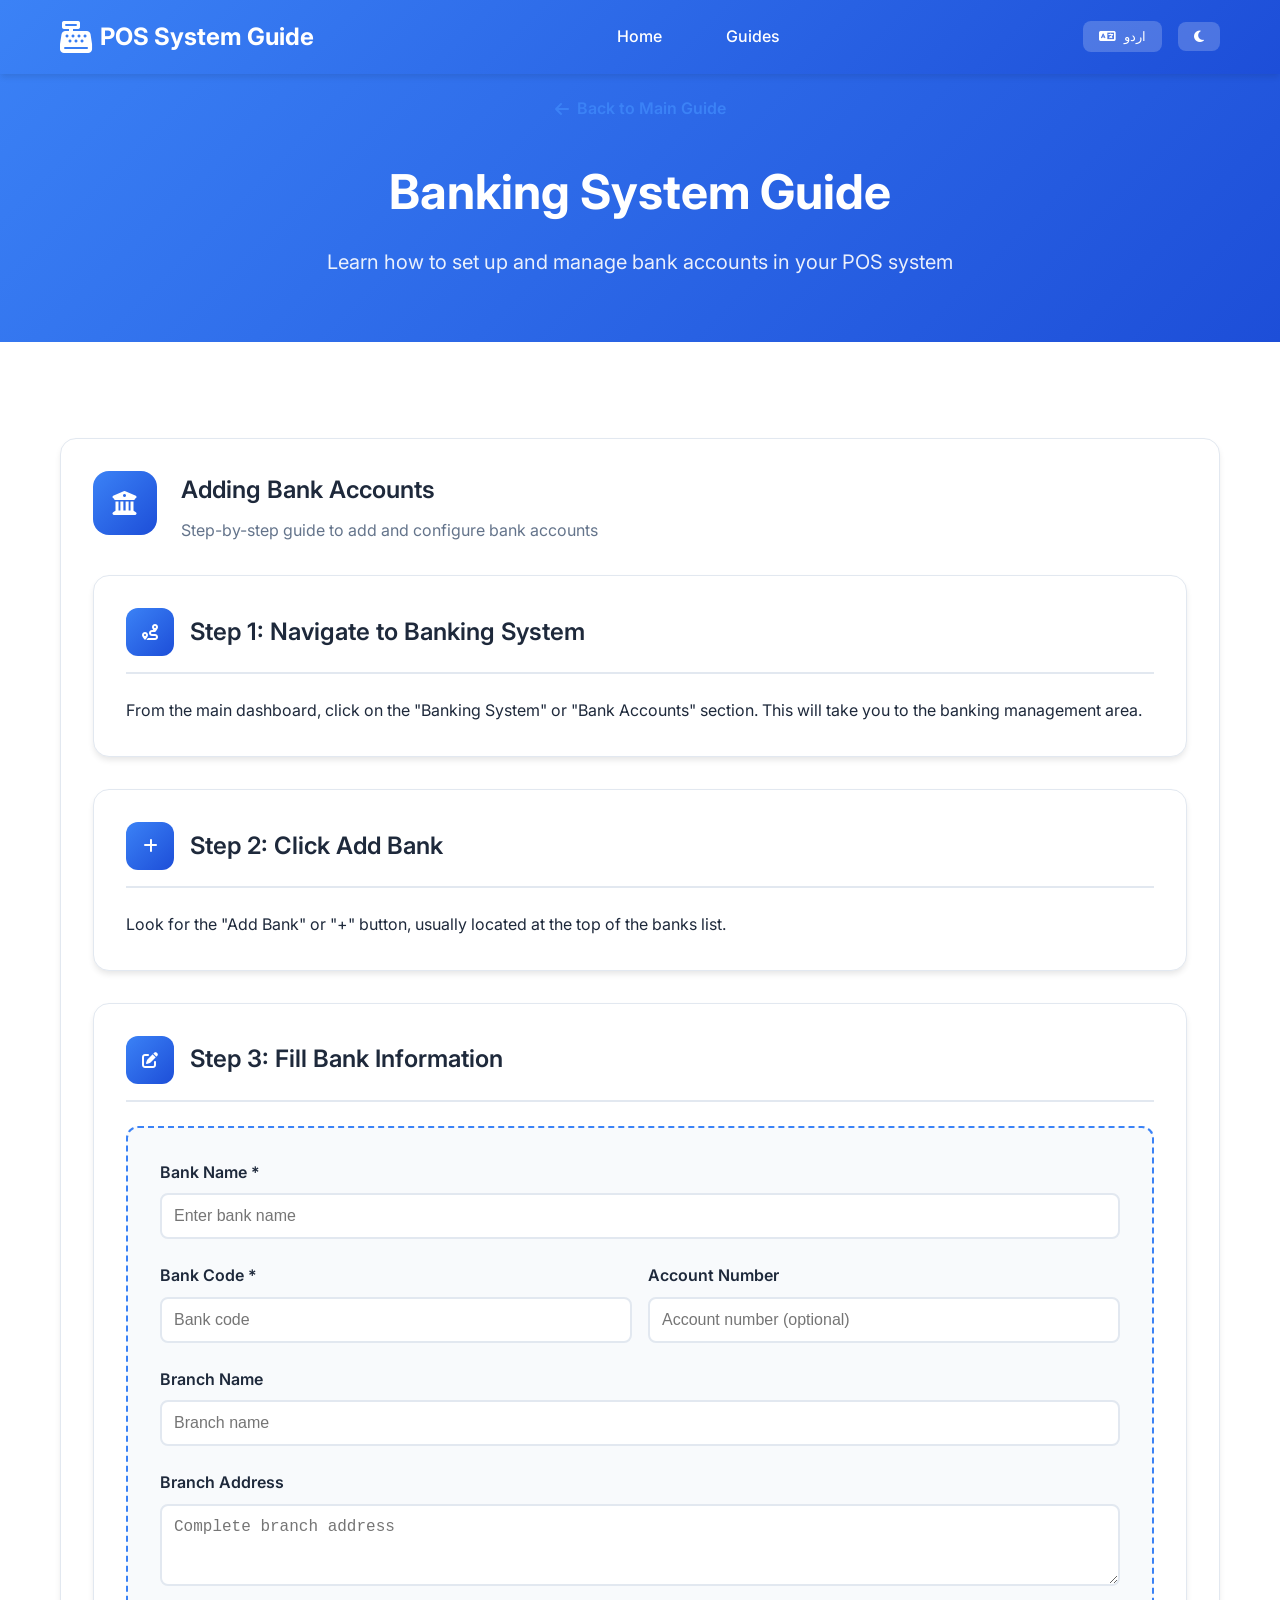
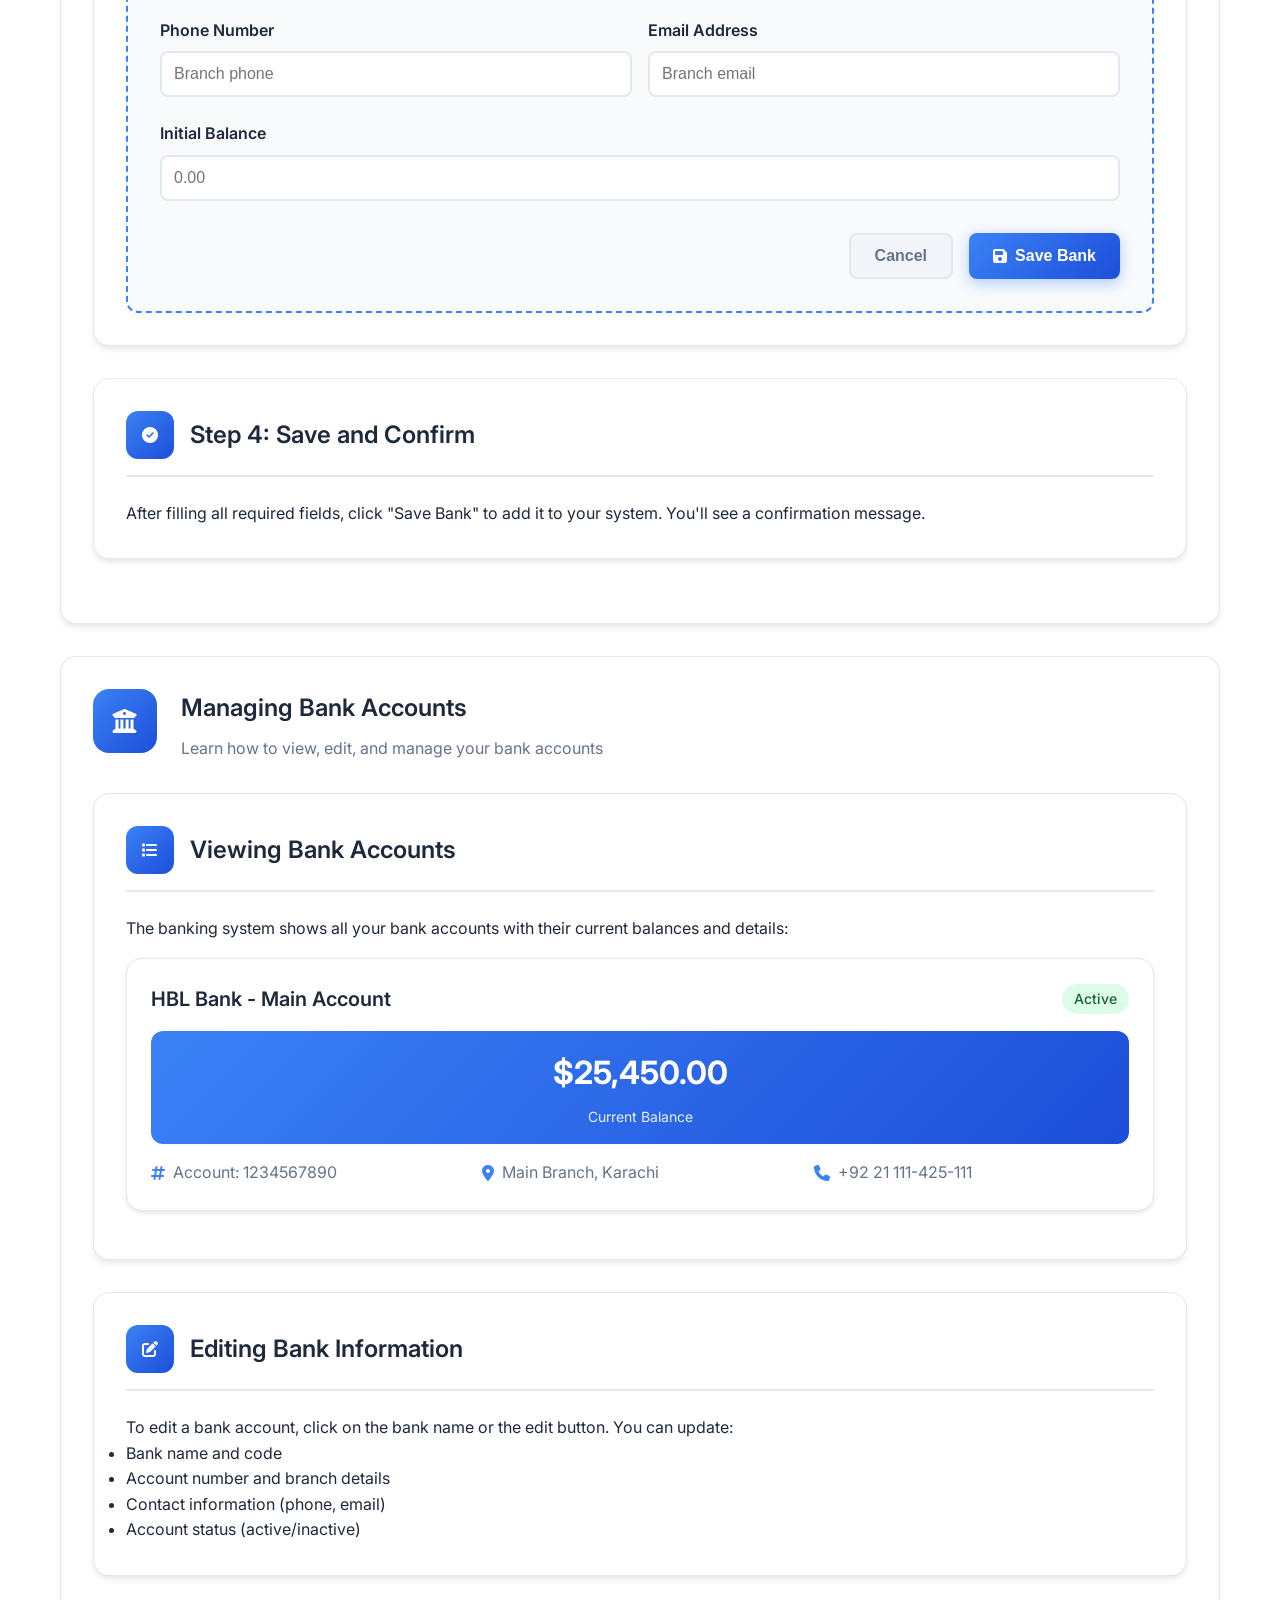
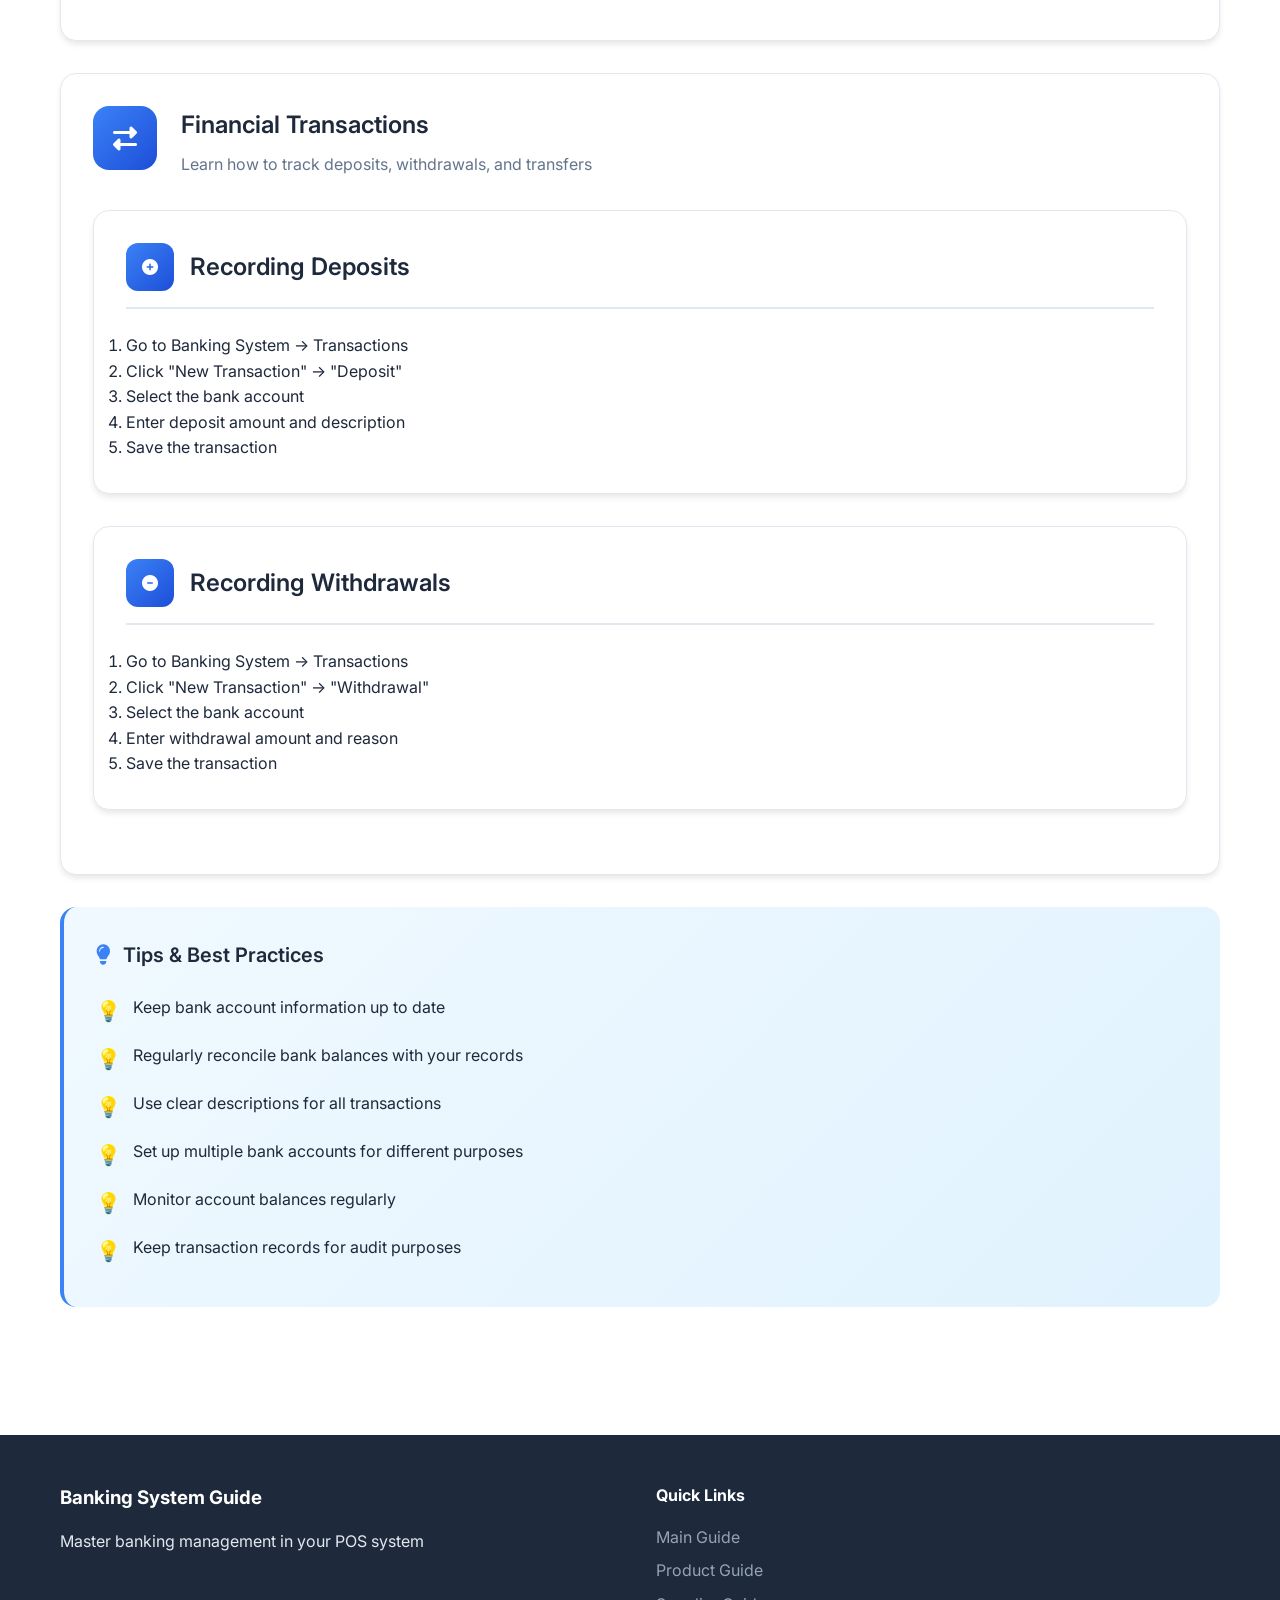
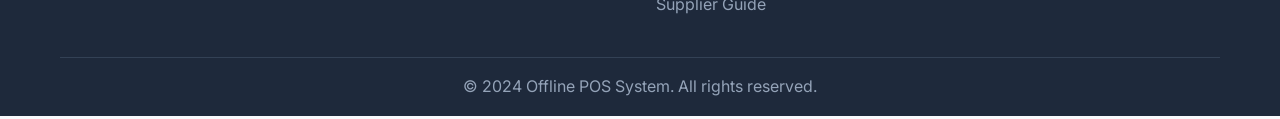
<file: help_website/bank-guide.html>
<!DOCTYPE html>
<html lang="en" dir="ltr">
<head>
    <meta charset="UTF-8">
    <meta name="viewport" content="width=device-width, initial-scale=1.0">
    <title>Banking System Guide | بینکنگ سسٹم گائیڈ</title>
    <link rel="stylesheet" href="styles.css">
    <link href="https://fonts.googleapis.com/css2?family=Inter:wght@300;400;500;600;700&display=swap" rel="stylesheet">
    <link href="https://fonts.googleapis.com/css2?family=Noto+Sans+Arabic:wght@300;400;500;600;700&display=swap" rel="stylesheet">
    <link rel="stylesheet" href="https://cdnjs.cloudflare.com/ajax/libs/font-awesome/6.4.0/css/all.min.css">
    <style>
        .guide-hero {
            background: linear-gradient(135deg, #3b82f6, #1d4ed8);
            color: white;
            padding: 6rem 0 4rem;
            text-align: center;
        }
        
        .guide-hero h1 {
            font-size: 3rem;
            margin-bottom: 1rem;
        }
        
        .guide-hero p {
            font-size: 1.25rem;
            opacity: 0.9;
        }
        
        .step-visual {
            background: white;
            border-radius: 1rem;
            padding: 2rem;
            margin: 2rem 0;
            box-shadow: 0 4px 6px -1px rgba(0, 0, 0, 0.1);
            border: 1px solid #e2e8f0;
        }
        
        .step-visual.dark-theme {
            background: #1e293b;
            border-color: #334155;
        }
        
        .visual-header {
            display: flex;
            align-items: center;
            gap: 1rem;
            margin-bottom: 1.5rem;
            padding-bottom: 1rem;
            border-bottom: 2px solid #e2e8f0;
        }
        
        .dark-theme .visual-header {
            border-color: #334155;
        }
        
        .visual-icon {
            width: 3rem;
            height: 3rem;
            background: linear-gradient(135deg, #3b82f6, #1d4ed8);
            border-radius: 0.75rem;
            display: flex;
            align-items: center;
            justify-content: center;
            color: white;
        }
        
        .visual-title {
            font-size: 1.5rem;
            font-weight: 600;
            color: #1e293b;
        }
        
        .dark-theme .visual-title {
            color: #e2e8f0;
        }
        
        .form-preview {
            background: #f8fafc;
            border-radius: 0.75rem;
            padding: 2rem;
            border: 2px dashed #3b82f6;
        }
        
        .dark-theme .form-preview {
            background: #0f172a;
            border-color: #3b82f6;
        }
        
        .form-field {
            margin-bottom: 1.5rem;
        }
        
        .form-label {
            display: block;
            font-weight: 600;
            margin-bottom: 0.5rem;
            color: #1e293b;
        }
        
        .dark-theme .form-label {
            color: #e2e8f0;
        }
        
        .form-input {
            width: 100%;
            padding: 0.75rem;
            border: 2px solid #e2e8f0;
            border-radius: 0.5rem;
            font-size: 1rem;
            transition: border-color 0.3s ease;
        }
        
        .form-input:focus {
            outline: none;
            border-color: #3b82f6;
        }
        
        .dark-theme .form-input {
            background: #1e293b;
            border-color: #334155;
            color: #e2e8f0;
        }
        
        .form-row {
            display: grid;
            grid-template-columns: 1fr 1fr;
            gap: 1rem;
        }
        
        .form-buttons {
            display: flex;
            gap: 1rem;
            justify-content: flex-end;
            margin-top: 2rem;
        }
        
        .btn {
            padding: 0.75rem 1.5rem;
            border-radius: 0.5rem;
            font-weight: 600;
            cursor: pointer;
            transition: all 0.3s ease;
            border: none;
            text-decoration: none;
            display: inline-flex;
            align-items: center;
            gap: 0.5rem;
        }
        
        .btn-primary {
            background: linear-gradient(135deg, #3b82f6, #1d4ed8);
            color: white;
        }
        
        .btn-secondary {
            background: #f1f5f9;
            color: #64748b;
            border: 2px solid #e2e8f0;
        }
        
        .dark-theme .btn-secondary {
            background: #1e293b;
            color: #94a3b8;
            border-color: #334155;
        }
        
        .tips-section {
            background: linear-gradient(135deg, #f0f9ff, #e0f2fe);
            border-radius: 1rem;
            padding: 2rem;
            margin: 2rem 0;
            border-left: 4px solid #3b82f6;
        }
        
        .dark-theme .tips-section {
            background: linear-gradient(135deg, #0f172a, #1e293b);
            border-left-color: #3b82f6;
        }
        
        .tips-header {
            display: flex;
            align-items: center;
            gap: 0.75rem;
            margin-bottom: 1rem;
        }
        
        .tips-icon {
            color: #3b82f6;
            font-size: 1.25rem;
        }
        
        .tips-title {
            font-size: 1.25rem;
            font-weight: 600;
            color: #1e293b;
        }
        
        .dark-theme .tips-title {
            color: #e2e8f0;
        }
        
        .tips-list {
            list-style: none;
            padding: 0;
        }
        
        .tips-list li {
            padding: 0.5rem 0;
            display: flex;
            align-items: flex-start;
            gap: 0.75rem;
        }
        
        .tips-list li::before {
            content: "💡";
            font-size: 1.25rem;
        }
        
        .back-button {
            display: inline-flex;
            align-items: center;
            gap: 0.5rem;
            color: #3b82f6;
            text-decoration: none;
            font-weight: 600;
            margin-bottom: 2rem;
            transition: color 0.3s ease;
        }
        
        .back-button:hover {
            color: #1d4ed8;
        }
        
        .dark-theme .back-button {
            color: #60a5fa;
        }
        
        .dark-theme .back-button:hover {
            color: #3b82f6;
        }
        
        .bank-card {
            background: white;
            border-radius: 1rem;
            padding: 1.5rem;
            margin: 1rem 0;
            box-shadow: 0 2px 4px rgba(0, 0, 0, 0.1);
            border: 1px solid #e2e8f0;
        }
        
        .dark-theme .bank-card {
            background: #1e293b;
            border-color: #334155;
        }
        
        .bank-header {
            display: flex;
            justify-content: space-between;
            align-items: center;
            margin-bottom: 1rem;
        }
        
        .bank-name {
            font-size: 1.25rem;
            font-weight: 600;
            color: #1e293b;
        }
        
        .dark-theme .bank-name {
            color: #e2e8f0;
        }
        
        .bank-status {
            padding: 0.25rem 0.75rem;
            border-radius: 1rem;
            font-size: 0.875rem;
            font-weight: 500;
        }
        
        .status-active {
            background: #dcfce7;
            color: #166534;
        }
        
        .status-inactive {
            background: #fef2f2;
            color: #991b1b;
        }
        
        .bank-details {
            display: grid;
            grid-template-columns: repeat(auto-fit, minmax(200px, 1fr));
            gap: 1rem;
            margin-top: 1rem;
        }
        
        .detail-item {
            display: flex;
            align-items: center;
            gap: 0.5rem;
            color: #64748b;
        }
        
        .dark-theme .detail-item {
            color: #94a3b8;
        }
        
        .detail-icon {
            color: #3b82f6;
        }
        
        .balance-display {
            background: linear-gradient(135deg, #3b82f6, #1d4ed8);
            color: white;
            padding: 1rem;
            border-radius: 0.75rem;
            text-align: center;
            margin: 1rem 0;
        }
        
        .balance-amount {
            font-size: 2rem;
            font-weight: 700;
            margin-bottom: 0.5rem;
        }
        
        .balance-label {
            font-size: 0.875rem;
            opacity: 0.9;
        }
    </style>
</head>
<body>
    <!-- Navigation -->
    <nav class="navbar">
        <div class="nav-container">
            <div class="nav-logo">
                <i class="fas fa-cash-register"></i>
                <span class="en">POS System Guide</span>
                <span class="ur" style="display: none;">پوس سسٹم گائیڈ</span>
            </div>
            <div class="nav-menu">
                <a href="index.html" class="nav-link">
                    <span class="en">Home</span>
                    <span class="ur" style="display: none;">ہوم</span>
                </a>
                <a href="index.html#guides" class="nav-link">
                    <span class="en">Guides</span>
                    <span class="ur" style="display: none;">گائیڈز</span>
                </a>
            </div>
            <div class="nav-controls">
                <button class="lang-toggle" onclick="toggleLanguage()">
                    <i class="fas fa-language"></i>
                    <span class="en">اردو</span>
                    <span class="ur" style="display: none;">English</span>
                </button>
                <button class="theme-toggle" onclick="toggleTheme()">
                    <i class="fas fa-moon"></i>
                </button>
            </div>
        </div>
    </nav>

    <!-- Guide Hero -->
    <section class="guide-hero">
        <div class="container">
            <a href="index.html" class="back-button">
                <i class="fas fa-arrow-left"></i>
                <span class="en">Back to Main Guide</span>
                <span class="ur" style="display: none;">مین گائیڈ پر واپس</span>
            </a>
            <h1>
                <span class="en">Banking System Guide</span>
                <span class="ur" style="display: none;">بینکنگ سسٹم گائیڈ</span>
            </h1>
            <p>
                <span class="en">Learn how to set up and manage bank accounts in your POS system</span>
                <span class="ur" style="display: none;">اپنے پوس سسٹم میں بینک اکاؤنٹس سیٹ اپ اور انتظام کرنا سیکھیں</span>
            </p>
        </div>
    </section>

    <!-- Guide Content -->
    <section class="guides">
        <div class="container">
            <!-- Adding Bank Accounts -->
            <div class="guide-section">
                <div class="guide-header">
                    <div class="guide-icon">
                        <i class="fas fa-university"></i>
                    </div>
                    <div class="guide-title">
                        <h3>
                            <span class="en">Adding Bank Accounts</span>
                            <span class="ur" style="display: none;">بینک اکاؤنٹس شامل کرنا</span>
                        </h3>
                        <p>
                            <span class="en">Step-by-step guide to add and configure bank accounts</span>
                            <span class="ur" style="display: none;">بینک اکاؤنٹس شامل اور کنفیگر کرنے کا قدم بہ قدم گائیڈ</span>
                        </p>
                    </div>
                </div>
                
                <div class="guide-content">
                    <div class="step-visual">
                        <div class="visual-header">
                            <div class="visual-icon">
                                <i class="fas fa-route"></i>
                            </div>
                            <div class="visual-title">
                                <span class="en">Step 1: Navigate to Banking System</span>
                                <span class="ur" style="display: none;">قدم 1: بینکنگ سسٹم میں جائیں</span>
                            </div>
                        </div>
                        <p>
                            <span class="en">From the main dashboard, click on the "Banking System" or "Bank Accounts" section. This will take you to the banking management area.</span>
                            <span class="ur" style="display: none;">مین ڈیش بورڈ سے، "بینکنگ سسٹم" یا "بینک اکاؤنٹس" سیکشن پر کلک کریں۔ یہ آپ کو بینکنگ کے انتظام کے علاقے میں لے جائے گا۔</span>
                        </p>
                    </div>

                    <div class="step-visual">
                        <div class="visual-header">
                            <div class="visual-icon">
                                <i class="fas fa-plus"></i>
                            </div>
                            <div class="visual-title">
                                <span class="en">Step 2: Click Add Bank</span>
                                <span class="ur" style="display: none;">قدم 2: بینک شامل کریں پر کلک کریں</span>
                            </div>
                        </div>
                        <p>
                            <span class="en">Look for the "Add Bank" or "+" button, usually located at the top of the banks list.</span>
                            <span class="ur" style="display: none;">"بینک شامل کریں" یا "+" بٹن تلاش کریں، جو عام طور پر بینکس کی فہرست کے اوپر ہوتا ہے۔</span>
                        </p>
                    </div>

                    <div class="step-visual">
                        <div class="visual-header">
                            <div class="visual-icon">
                                <i class="fas fa-edit"></i>
                            </div>
                            <div class="visual-title">
                                <span class="en">Step 3: Fill Bank Information</span>
                                <span class="ur" style="display: none;">قدم 3: بینک کی معلومات بھریں</span>
                            </div>
                        </div>
                        
                        <div class="form-preview">
                            <div class="form-field">
                                <label class="form-label">
                                    <span class="en">Bank Name *</span>
                                    <span class="ur" style="display: none;">بینک کا نام *</span>
                                </label>
                                <input type="text" class="form-input" placeholder="Enter bank name" placeholder-ur="بینک کا نام درج کریں">
                            </div>
                            
                            <div class="form-row">
                                <div class="form-field">
                                    <label class="form-label">
                                        <span class="en">Bank Code *</span>
                                        <span class="ur" style="display: none;">بینک کوڈ *</span>
                                    </label>
                                    <input type="text" class="form-input" placeholder="Bank code" placeholder-ur="بینک کوڈ">
                                </div>
                                <div class="form-field">
                                    <label class="form-label">
                                        <span class="en">Account Number</span>
                                        <span class="ur" style="display: none;">اکاؤنٹ نمبر</span>
                                    </label>
                                    <input type="text" class="form-input" placeholder="Account number (optional)" placeholder-ur="اکاؤنٹ نمبر (اختیاری)">
                                </div>
                            </div>
                            
                            <div class="form-field">
                                <label class="form-label">
                                    <span class="en">Branch Name</span>
                                    <span class="ur" style="display: none;">برانچ کا نام</span>
                                </label>
                                <input type="text" class="form-input" placeholder="Branch name" placeholder-ur="برانچ کا نام">
                            </div>
                            
                            <div class="form-field">
                                <label class="form-label">
                                    <span class="en">Branch Address</span>
                                    <span class="ur" style="display: none;">برانچ کا پتہ</span>
                                </label>
                                <textarea class="form-input" rows="3" placeholder="Complete branch address" placeholder-ur="مکمل برانچ کا پتہ"></textarea>
                            </div>
                            
                            <div class="form-row">
                                <div class="form-field">
                                    <label class="form-label">
                                        <span class="en">Phone Number</span>
                                        <span class="ur" style="display: none;">فون نمبر</span>
                                    </label>
                                    <input type="tel" class="form-input" placeholder="Branch phone" placeholder-ur="برانچ فون">
                                </div>
                                <div class="form-field">
                                    <label class="form-label">
                                        <span class="en">Email Address</span>
                                        <span class="ur" style="display: none;">ای میل ایڈریس</span>
                                    </label>
                                    <input type="email" class="form-input" placeholder="Branch email" placeholder-ur="برانچ ای میل">
                                </div>
                            </div>
                            
                            <div class="form-field">
                                <label class="form-label">
                                    <span class="en">Initial Balance</span>
                                    <span class="ur" style="display: none;">ابتدائی بیلنس</span>
                                </label>
                                <input type="number" class="form-input" placeholder="0.00" step="0.01">
                            </div>
                            
                            <div class="form-buttons">
                                <button class="btn btn-secondary">
                                    <span class="en">Cancel</span>
                                    <span class="ur" style="display: none;">منسوخ</span>
                                </button>
                                <button class="btn btn-primary">
                                    <i class="fas fa-save"></i>
                                    <span class="en">Save Bank</span>
                                    <span class="ur" style="display: none;">بینک محفوظ کریں</span>
                                </button>
                            </div>
                        </div>
                    </div>

                    <div class="step-visual">
                        <div class="visual-header">
                            <div class="visual-icon">
                                <i class="fas fa-check-circle"></i>
                            </div>
                            <div class="visual-title">
                                <span class="en">Step 4: Save and Confirm</span>
                                <span class="ur" style="display: none;">قدم 4: محفوظ اور تصدیق کریں</span>
                            </div>
                        </div>
                        <p>
                            <span class="en">After filling all required fields, click "Save Bank" to add it to your system. You'll see a confirmation message.</span>
                            <span class="ur" style="display: none;">تمام ضروری فیلڈز بھرنے کے بعد، اسے اپنے سسٹم میں شامل کرنے کے لیے "بینک محفوظ کریں" پر کلک کریں۔ آپ کو تصدیقی پیغام نظر آئے گا۔</span>
                        </p>
                    </div>
                </div>
            </div>

            <!-- Managing Bank Accounts -->
            <div class="guide-section">
                <div class="guide-header">
                    <div class="guide-icon">
                        <i class="fas fa-university"></i>
                    </div>
                    <div class="guide-title">
                        <h3>
                            <span class="en">Managing Bank Accounts</span>
                            <span class="ur" style="display: none;">بینک اکاؤنٹس کا انتظام</span>
                        </h3>
                        <p>
                            <span class="en">Learn how to view, edit, and manage your bank accounts</span>
                            <span class="ur" style="display: none;">اپنے بینک اکاؤنٹس کو دیکھنا، ترمیم اور انتظام کرنا سیکھیں</span>
                        </p>
                    </div>
                </div>
                
                <div class="guide-content">
                    <div class="step-visual">
                        <div class="visual-header">
                            <div class="visual-icon">
                                <i class="fas fa-list"></i>
                            </div>
                            <div class="visual-title">
                                <span class="en">Viewing Bank Accounts</span>
                                <span class="ur" style="display: none;">بینک اکاؤنٹس دیکھنا</span>
                            </div>
                        </div>
                        <p>
                            <span class="en">The banking system shows all your bank accounts with their current balances and details:</span>
                            <span class="ur" style="display: none;">بینکنگ سسٹم آپ کے تمام بینک اکاؤنٹس کو ان کے موجودہ بیلنس اور تفصیلات کے ساتھ دکھاتا ہے:</span>
                        </p>
                        
                        <div class="bank-card">
                            <div class="bank-header">
                                <div class="bank-name">HBL Bank - Main Account</div>
                                <div class="bank-status status-active">
                                    <span class="en">Active</span>
                                    <span class="ur" style="display: none;">فعال</span>
                                </div>
                            </div>
                            <div class="balance-display">
                                <div class="balance-amount">$25,450.00</div>
                                <div class="balance-label">
                                    <span class="en">Current Balance</span>
                                    <span class="ur" style="display: none;">موجودہ بیلنس</span>
                                </div>
                            </div>
                            <div class="bank-details">
                                <div class="detail-item">
                                    <i class="fas fa-hashtag detail-icon"></i>
                                    <span>Account: 1234567890</span>
                                </div>
                                <div class="detail-item">
                                    <i class="fas fa-map-marker-alt detail-icon"></i>
                                    <span>Main Branch, Karachi</span>
                                </div>
                                <div class="detail-item">
                                    <i class="fas fa-phone detail-icon"></i>
                                    <span>+92 21 111-425-111</span>
                                </div>
                            </div>
                        </div>
                    </div>

                    <div class="step-visual">
                        <div class="visual-header">
                            <div class="visual-icon">
                                <i class="fas fa-edit"></i>
                            </div>
                            <div class="visual-title">
                                <span class="en">Editing Bank Information</span>
                                <span class="ur" style="display: none;">بینک کی معلومات میں ترمیم</span>
                            </div>
                        </div>
                        <p>
                            <span class="en">To edit a bank account, click on the bank name or the edit button. You can update:</span>
                            <span class="ur" style="display: none;">بینک اکاؤنٹ میں ترمیم کرنے کے لیے، بینک کے نام یا ترمیم بٹن پر کلک کریں۔ آپ اپڈیٹ کر سکتے ہیں:</span>
                        </p>
                        <ul>
                            <li>
                                <span class="en">Bank name and code</span>
                                <span class="ur" style="display: none;">بینک کا نام اور کوڈ</span>
                            </li>
                            <li>
                                <span class="en">Account number and branch details</span>
                                <span class="ur" style="display: none;">اکاؤنٹ نمبر اور برانچ کی تفصیلات</span>
                            </li>
                            <li>
                                <span class="en">Contact information (phone, email)</span>
                                <span class="ur" style="display: none;">رابطہ کی معلومات (فون، ای میل)</span>
                            </li>
                            <li>
                                <span class="en">Account status (active/inactive)</span>
                                <span class="ur" style="display: none;">اکاؤنٹ کی حالت (فعال/غیر فعال)</span>
                            </li>
                        </ul>
                    </div>
                </div>
            </div>

            <!-- Financial Transactions -->
            <div class="guide-section">
                <div class="guide-header">
                    <div class="guide-icon">
                        <i class="fas fa-exchange-alt"></i>
                    </div>
                    <div class="guide-title">
                        <h3>
                            <span class="en">Financial Transactions</span>
                            <span class="ur" style="display: none;">مالی لین دین</span>
                        </h3>
                        <p>
                            <span class="en">Learn how to track deposits, withdrawals, and transfers</span>
                            <span class="ur" style="display: none;">ڈپازٹ، واپسی اور ٹرانسفر کو ٹریک کرنا سیکھیں</span>
                        </p>
                    </div>
                </div>
                
                <div class="guide-content">
                    <div class="step-visual">
                        <div class="visual-header">
                            <div class="visual-icon">
                                <i class="fas fa-plus-circle"></i>
                            </div>
                            <div class="visual-title">
                                <span class="en">Recording Deposits</span>
                                <span class="ur" style="display: none;">ڈپازٹ ریکارڈ کرنا</span>
                            </div>
                        </div>
                        <ol>
                            <li>
                                <span class="en">Go to Banking System → Transactions</span>
                                <span class="ur" style="display: none;">بینکنگ سسٹم → لین دین میں جائیں</span>
                            </li>
                            <li>
                                <span class="en">Click "New Transaction" → "Deposit"</span>
                                <span class="ur" style="display: none;">"نیا لین دین" → "ڈپازٹ" پر کلک کریں</span>
                            </li>
                            <li>
                                <span class="en">Select the bank account</span>
                                <span class="ur" style="display: none;">بینک اکاؤنٹ منتخب کریں</span>
                            </li>
                            <li>
                                <span class="en">Enter deposit amount and description</span>
                                <span class="ur" style="display: none;">ڈپازٹ کی رقم اور تفصیل درج کریں</span>
                            </li>
                            <li>
                                <span class="en">Save the transaction</span>
                                <span class="ur" style="display: none;">لین دین محفوظ کریں</span>
                            </li>
                        </ol>
                    </div>

                    <div class="step-visual">
                        <div class="visual-header">
                            <div class="visual-icon">
                                <i class="fas fa-minus-circle"></i>
                            </div>
                            <div class="visual-title">
                                <span class="en">Recording Withdrawals</span>
                                <span class="ur" style="display: none;">واپسی ریکارڈ کرنا</span>
                            </div>
                        </div>
                        <ol>
                            <li>
                                <span class="en">Go to Banking System → Transactions</span>
                                <span class="ur" style="display: none;">بینکنگ سسٹم → لین دین میں جائیں</span>
                            </li>
                            <li>
                                <span class="en">Click "New Transaction" → "Withdrawal"</span>
                                <span class="ur" style="display: none;">"نیا لین دین" → "واپسی" پر کلک کریں</span>
                            </li>
                            <li>
                                <span class="en">Select the bank account</span>
                                <span class="ur" style="display: none;">بینک اکاؤنٹ منتخب کریں</span>
                            </li>
                            <li>
                                <span class="en">Enter withdrawal amount and reason</span>
                                <span class="ur" style="display: none;">واپسی کی رقم اور وجہ درج کریں</span>
                            </li>
                            <li>
                                <span class="en">Save the transaction</span>
                                <span class="ur" style="display: none;">لین دین محفوظ کریں</span>
                            </li>
                        </ol>
                    </div>
                </div>
            </div>

            <!-- Tips and Best Practices -->
            <div class="tips-section">
                <div class="tips-header">
                    <i class="fas fa-lightbulb tips-icon"></i>
                    <div class="tips-title">
                        <span class="en">Tips & Best Practices</span>
                        <span class="ur" style="display: none;">نصائح اور بہترین طریقے</span>
                    </div>
                </div>
                <ul class="tips-list">
                    <li>
                        <span class="en">Keep bank account information up to date</span>
                        <span class="ur" style="display: none;">بینک اکاؤنٹ کی معلومات کو اپ ٹو ڈیٹ رکھیں</span>
                    </li>
                    <li>
                        <span class="en">Regularly reconcile bank balances with your records</span>
                        <span class="ur" style="display: none;">بینک کے بیلنس کو اپنے ریکارڈز کے ساتھ باقاعدگی سے میل کریں</span>
                    </li>
                    <li>
                        <span class="en">Use clear descriptions for all transactions</span>
                        <span class="ur" style="display: none;">تمام لین دین کے لیے واضح تفصیلات استعمال کریں</span>
                    </li>
                    <li>
                        <span class="en">Set up multiple bank accounts for different purposes</span>
                        <span class="ur" style="display: none;">مختلف مقاصد کے لیے متعدد بینک اکاؤنٹس سیٹ اپ کریں</span>
                    </li>
                    <li>
                        <span class="en">Monitor account balances regularly</span>
                        <span class="ur" style="display: none;">اکاؤنٹ کے بیلنس کا باقاعدگی سے جائزہ لیں</span>
                    </li>
                    <li>
                        <span class="en">Keep transaction records for audit purposes</span>
                        <span class="ur" style="display: none;">آڈٹ کے مقاصد کے لیے لین دین کے ریکارڈز رکھیں</span>
                    </li>
                </ul>
            </div>
        </div>
    </section>

    <!-- Footer -->
    <footer class="footer">
        <div class="container">
            <div class="footer-content">
                <div class="footer-section">
                    <h3>
                        <span class="en">Banking System Guide</span>
                        <span class="ur" style="display: none;">بینکنگ سسٹم گائیڈ</span>
                    </h3>
                    <p>
                        <span class="en">Master banking management in your POS system</span>
                        <span class="ur" style="display: none;">اپنے پوس سسٹم میں بینکنگ کے انتظام میں مہارت حاصل کریں</span>
                    </p>
                </div>
                <div class="footer-section">
                    <h4>
                        <span class="en">Quick Links</span>
                        <span class="ur" style="display: none;">فوری لنکس</span>
                    </h4>
                    <ul>
                        <li><a href="index.html">
                            <span class="en">Main Guide</span>
                            <span class="ur" style="display: none;">مین گائیڈ</span>
                        </a></li>
                        <li><a href="product-guide.html">
                            <span class="en">Product Guide</span>
                            <span class="ur" style="display: none;">مصنوعات گائیڈ</span>
                        </a></li>
                        <li><a href="supplier-guide.html">
                            <span class="en">Supplier Guide</span>
                            <span class="ur" style="display: none;">سپلائر گائیڈ</span>
                        </a></li>
                    </ul>
                </div>
            </div>
            <div class="footer-bottom">
                <p>&copy; 2024 Offline POS System. 
                    <span class="en">All rights reserved.</span>
                    <span class="ur" style="display: none;">تمام حقوق محفوظ ہیں۔</span>
                </p>
            </div>
        </div>
    </footer>

    <script src="script.js"></script>
</body>
</html>
</file>
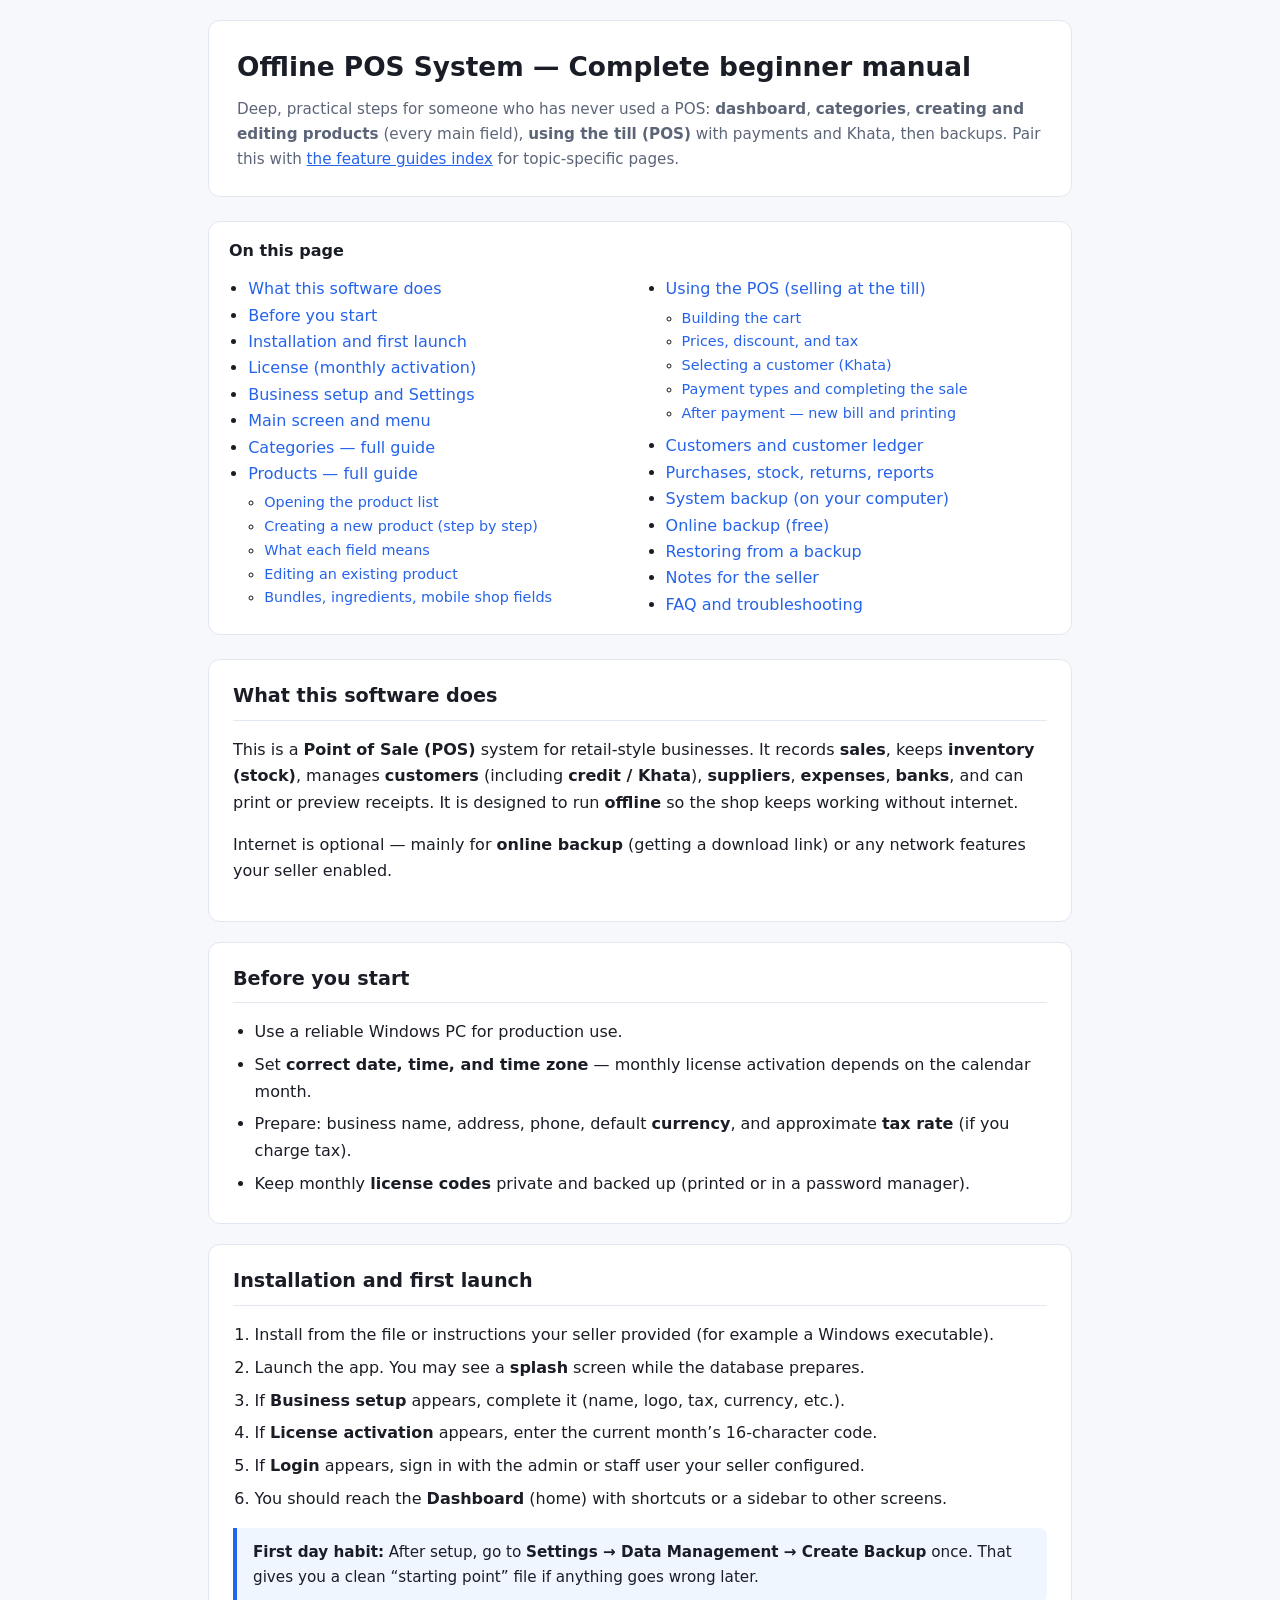
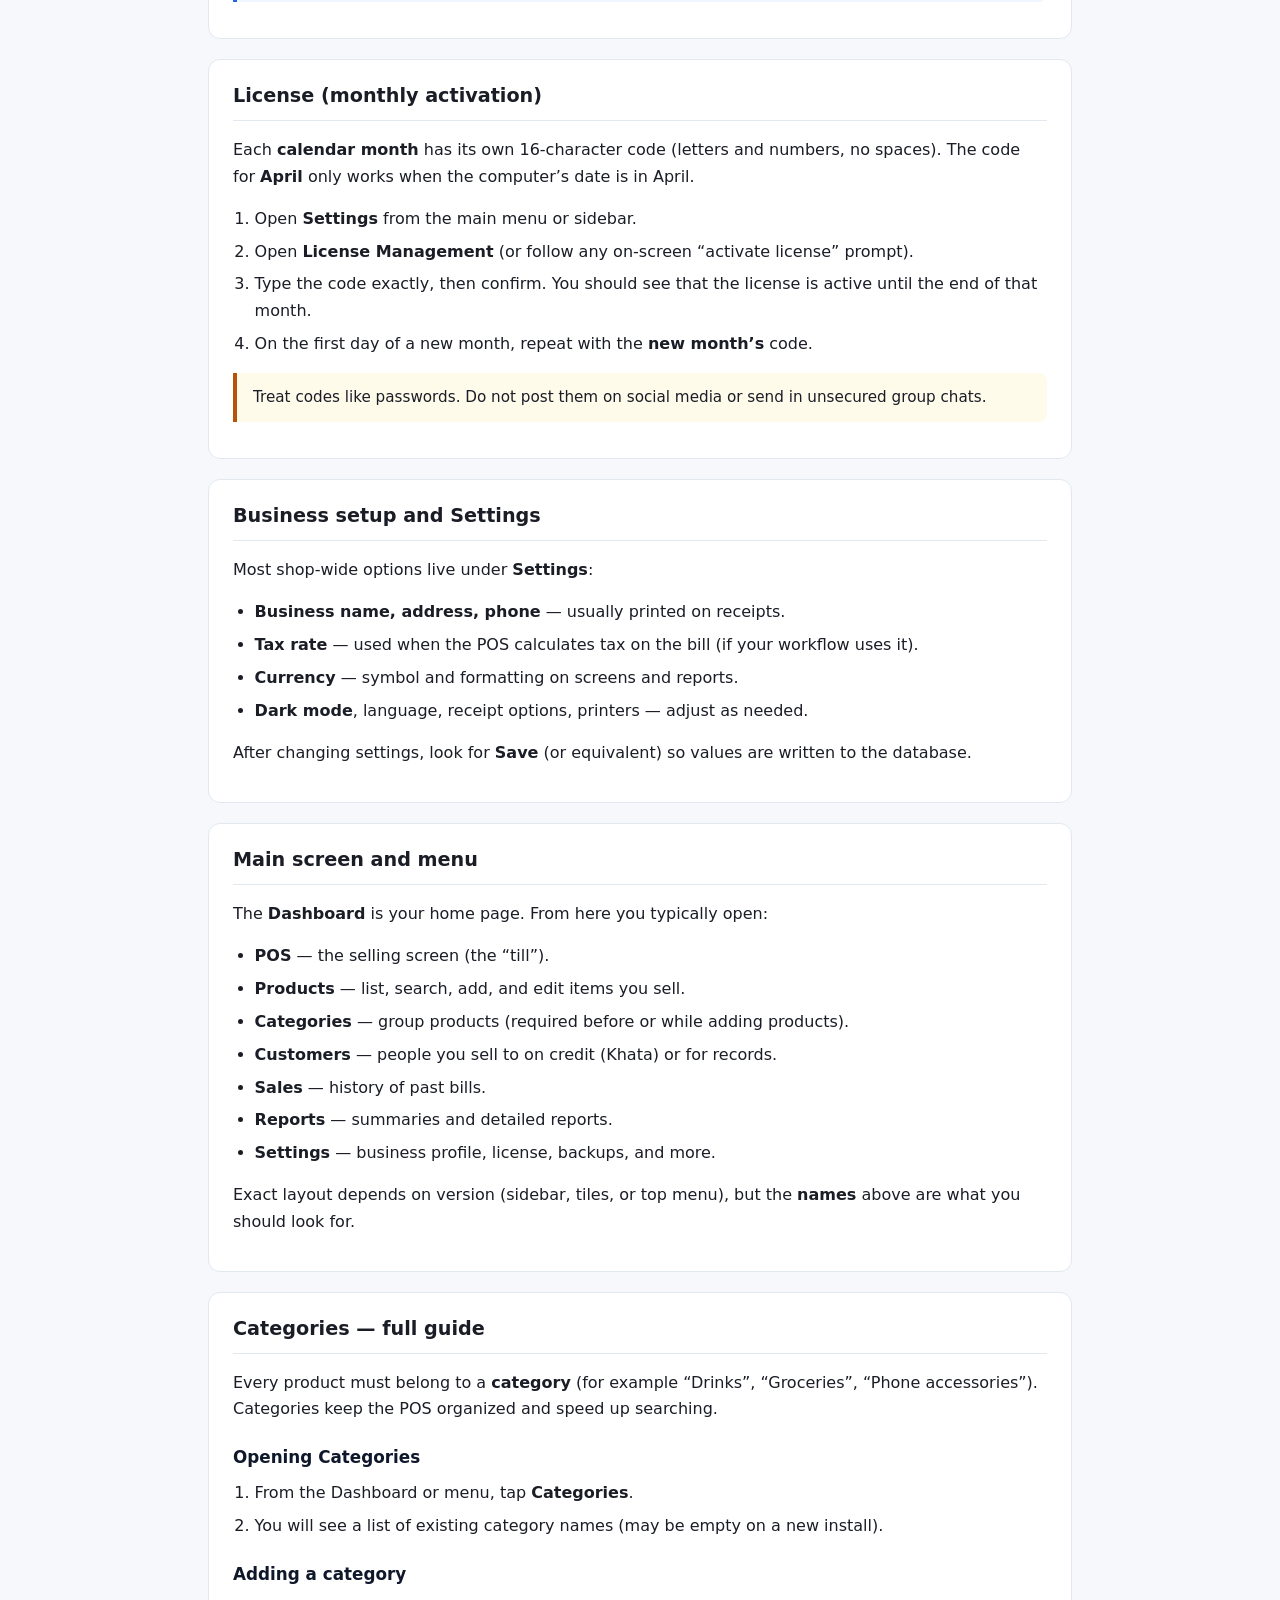
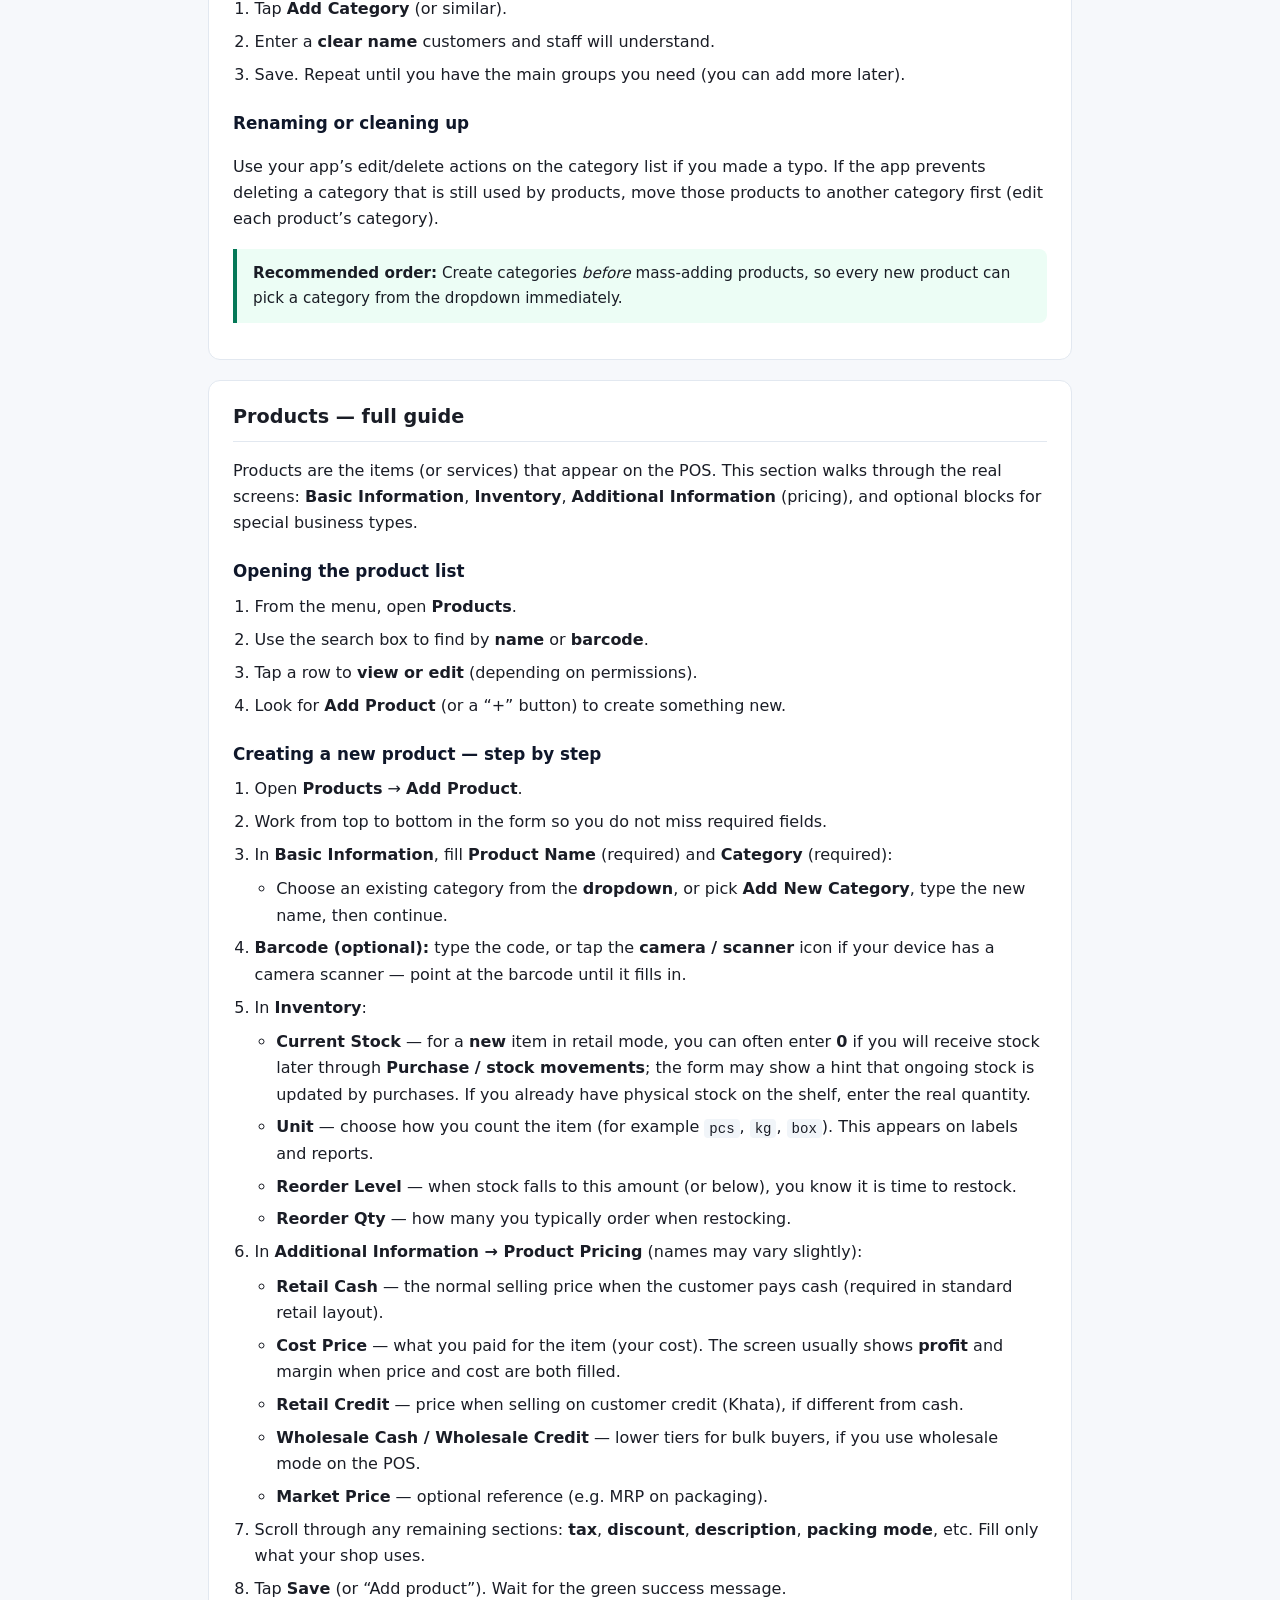
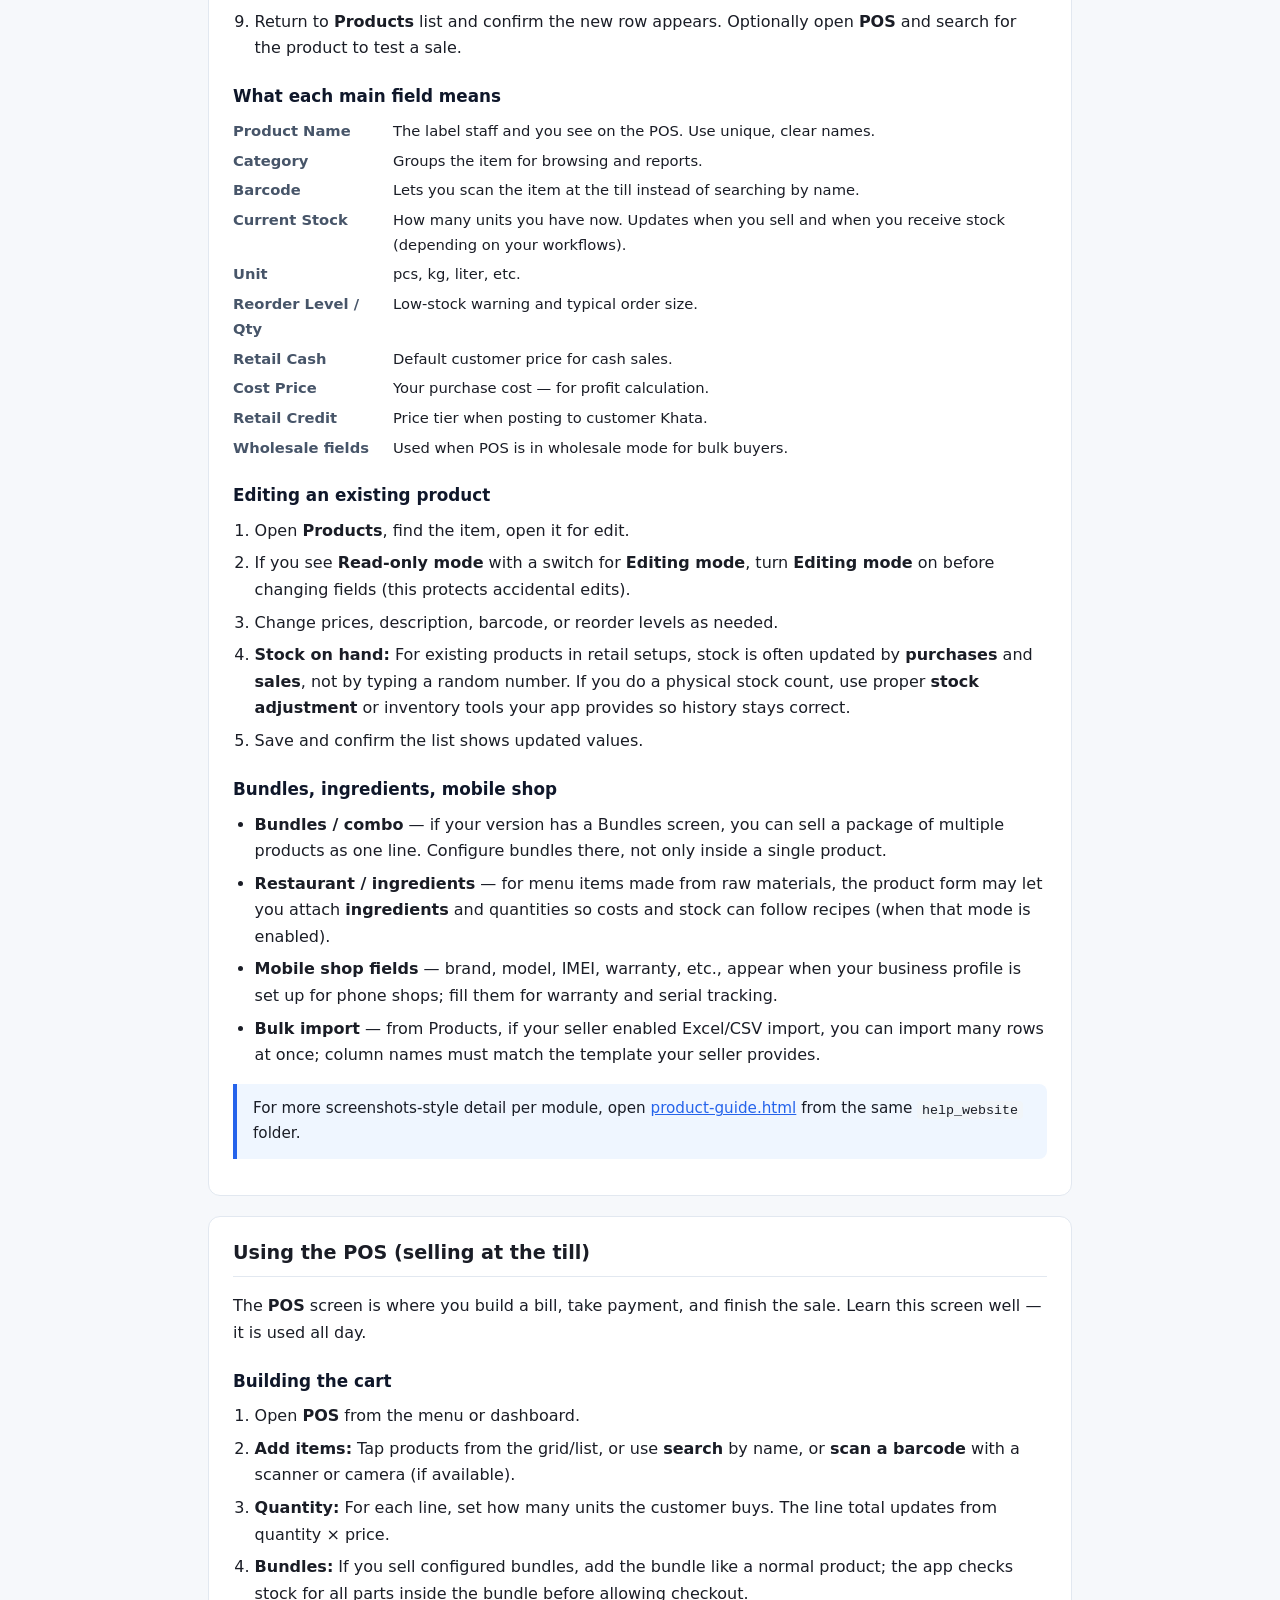
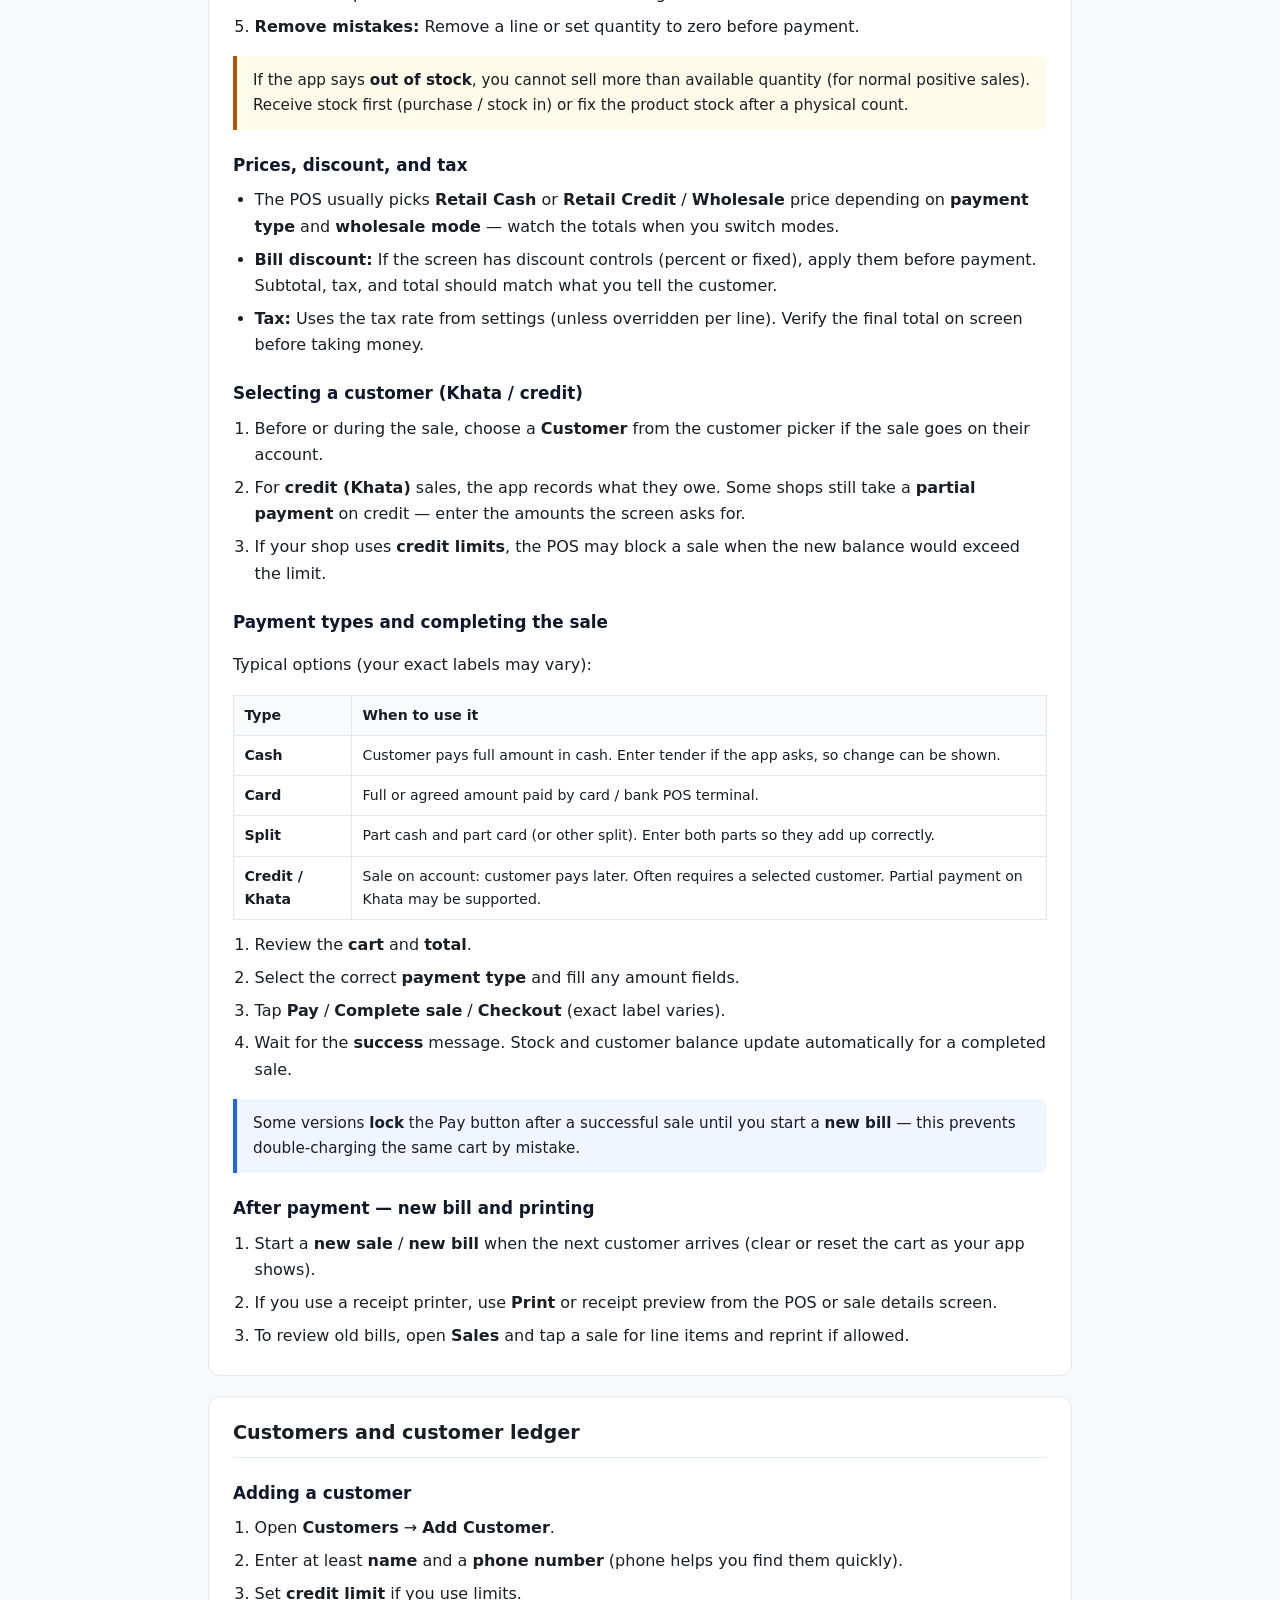
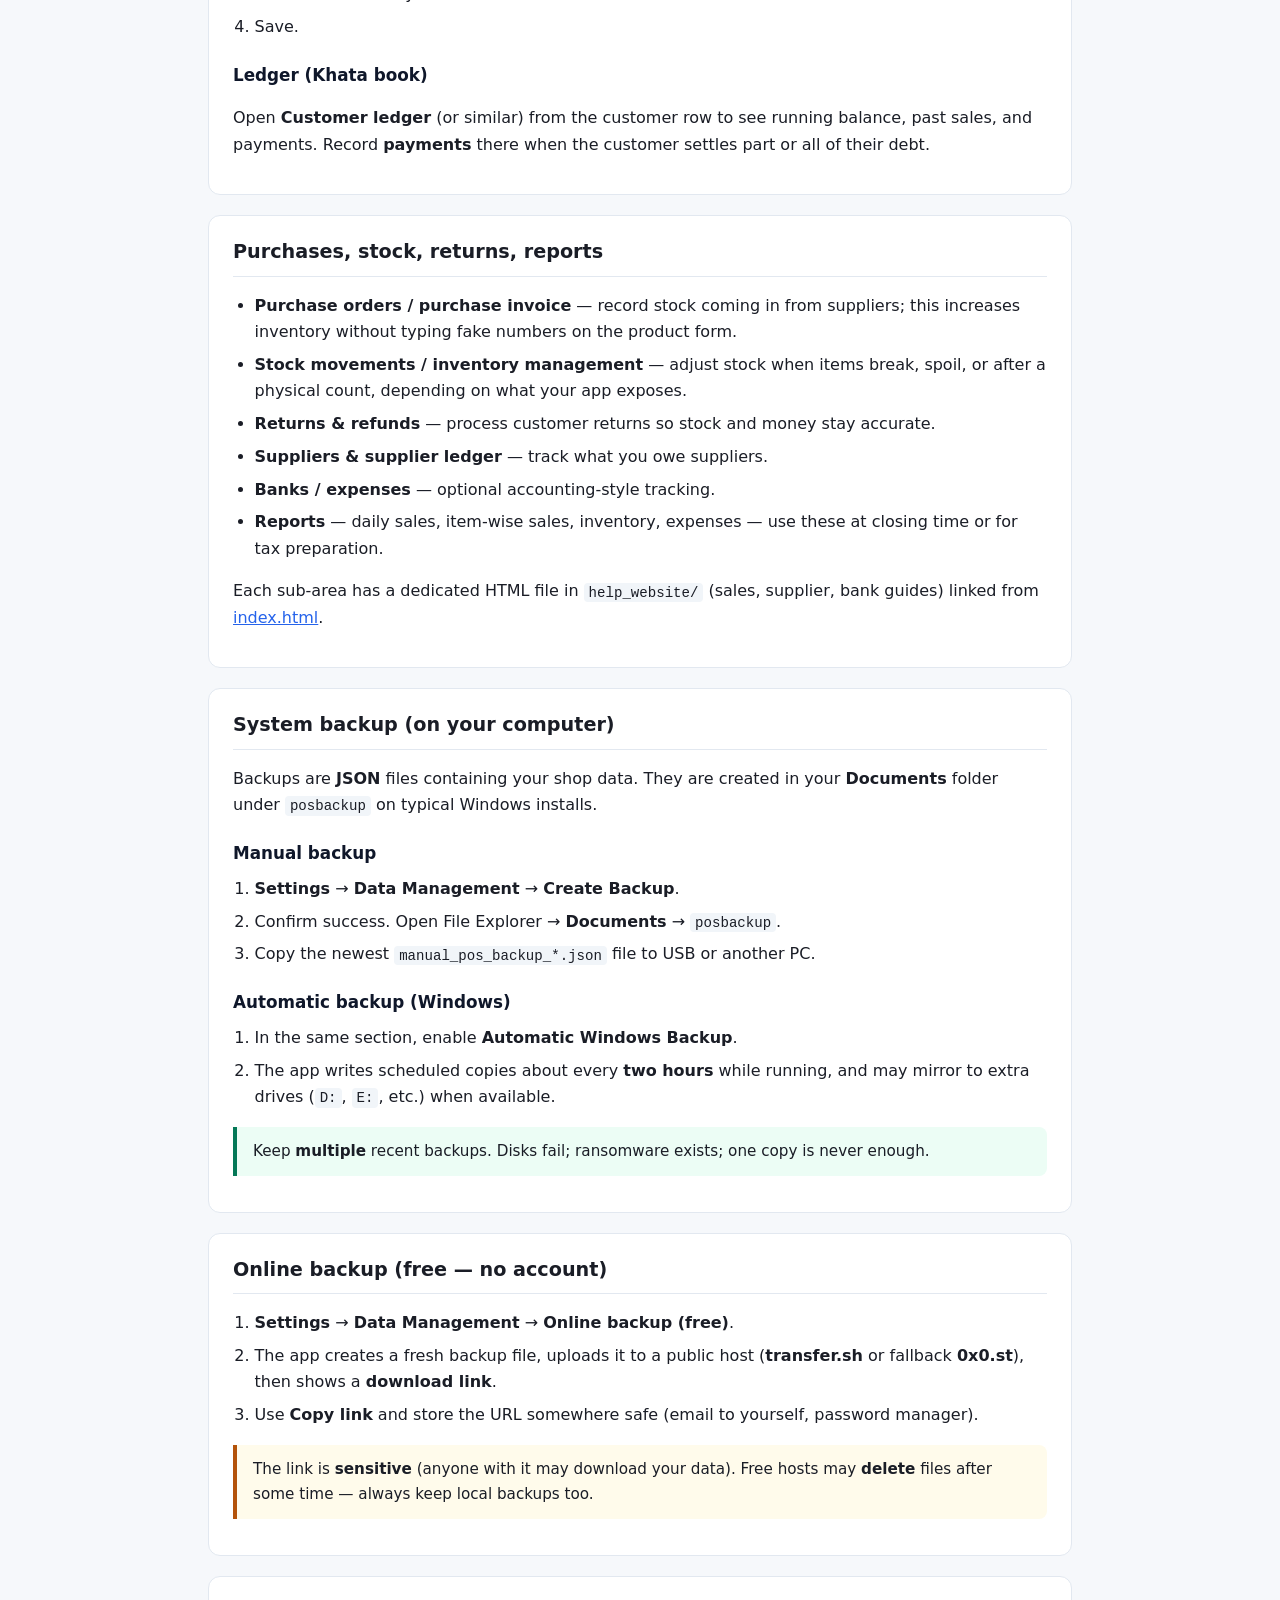
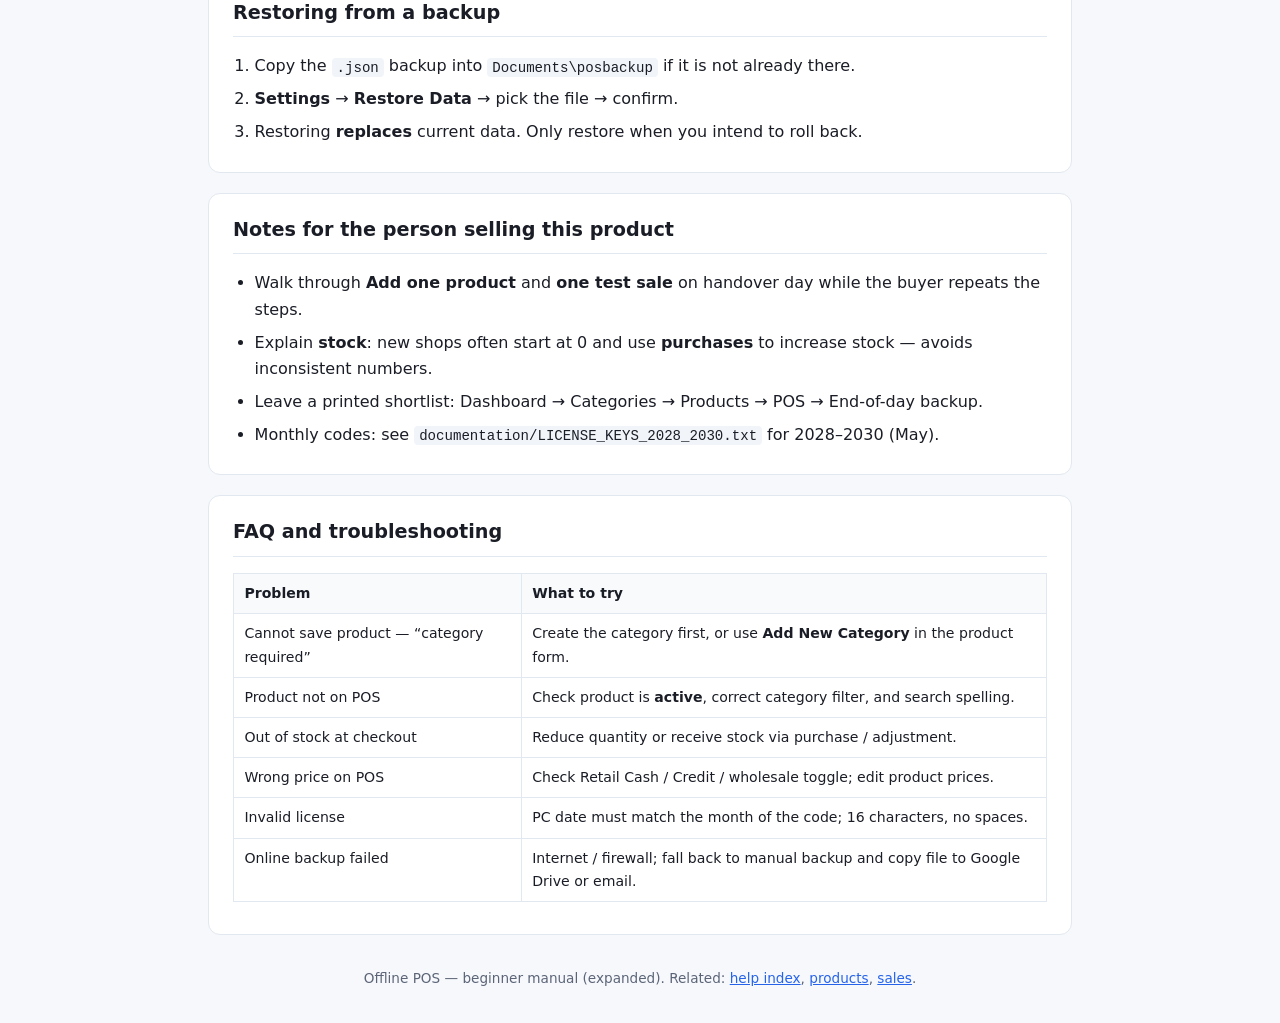
<file: help_website/beginner-complete-guide.html>
<!DOCTYPE html>
<html lang="en">
<head>
  <meta charset="UTF-8">
  <meta name="viewport" content="width=device-width, initial-scale=1.0">
  <title>Offline POS — Complete Beginner Manual</title>
  <style>
    :root { --bg: #f6f8fb; --card: #fff; --text: #1a1d26; --muted: #5c6578; --accent: #2563eb; --border: #e2e8f0; --warn: #b45309; --ok: #047857; }
    * { box-sizing: border-box; }
    body { font-family: system-ui, -apple-system, Segoe UI, Roboto, sans-serif; background: var(--bg); color: var(--text); line-height: 1.65; margin: 0; padding: 1.25rem; }
    .wrap { max-width: 54rem; margin: 0 auto; }
    header { background: var(--card); border: 1px solid var(--border); border-radius: 12px; padding: 1.5rem 1.75rem; margin-bottom: 1.5rem; }
    h1 { font-size: 1.65rem; margin: 0 0 0.5rem; }
    .sub { color: var(--muted); font-size: 0.95rem; margin: 0; }
    nav.toc { background: var(--card); border: 1px solid var(--border); border-radius: 12px; padding: 1rem 1.25rem; margin-bottom: 1.5rem; }
    nav.toc h2 { font-size: 1rem; margin: 0 0 0.75rem; }
    nav.toc > ul { margin: 0; padding-left: 1.2rem; columns: 1; }
    @media (min-width: 640px) {
      nav.toc > ul { columns: 2; column-gap: 2rem; }
    }
    nav.toc a { color: var(--accent); text-decoration: none; }
    nav.toc a:hover { text-decoration: underline; }
    nav.toc ul ul { margin: 0.25rem 0 0.5rem; padding-left: 1rem; font-size: 0.9rem; }
    section { background: var(--card); border: 1px solid var(--border); border-radius: 12px; padding: 1.25rem 1.5rem; margin-bottom: 1.25rem; }
    section > h2 { font-size: 1.2rem; margin: 0 0 1rem; padding-bottom: 0.5rem; border-bottom: 1px solid var(--border); }
    h3 { font-size: 1.05rem; margin: 1.35rem 0 0.5rem; color: #0f172a; }
    h4 { font-size: 0.98rem; margin: 1rem 0 0.4rem; font-weight: 600; color: #334155; }
    ol.steps, ul.bullets { margin: 0.5rem 0 0; padding-left: 1.35rem; }
    ol.steps li, ul.bullets li { margin: 0.4rem 0; }
    ol.steps.tight li { margin: 0.25rem 0; }
    .note { background: #eff6ff; border-left: 4px solid var(--accent); padding: 0.75rem 1rem; margin: 1rem 0; border-radius: 0 8px 8px 0; font-size: 0.95rem; }
    .warn { background: #fffbeb; border-left: 4px solid var(--warn); padding: 0.75rem 1rem; margin: 1rem 0; border-radius: 0 8px 8px 0; font-size: 0.95rem; }
    .ok { background: #ecfdf5; border-left: 4px solid var(--ok); padding: 0.75rem 1rem; margin: 1rem 0; border-radius: 0 8px 8px 0; font-size: 0.95rem; }
    code, .path { font-family: ui-monospace, monospace; font-size: 0.88em; background: #f1f5f9; padding: 0.12em 0.35em; border-radius: 4px; }
    table { width: 100%; border-collapse: collapse; font-size: 0.88rem; margin: 0.75rem 0; }
    th, td { border: 1px solid var(--border); padding: 0.5rem 0.65rem; text-align: left; vertical-align: top; }
    th { background: #f8fafc; }
    footer { color: var(--muted); font-size: 0.85rem; text-align: center; margin-top: 2rem; }
    a { color: var(--accent); }
    .field-grid { display: grid; gap: 0.35rem 1rem; margin: 0.5rem 0; font-size: 0.92rem; }
    @media (min-width: 520px) {
      .field-grid { grid-template-columns: 9rem 1fr; }
    }
    .field-name { font-weight: 600; color: #475569; }
  </style>
</head>
<body>
  <div class="wrap">
    <header>
      <h1>Offline POS System — Complete beginner manual</h1>
      <p class="sub">Deep, practical steps for someone who has never used a POS: <strong>dashboard</strong>, <strong>categories</strong>, <strong>creating and editing products</strong> (every main field), <strong>using the till (POS)</strong> with payments and Khata, then backups. Pair this with <a href="index.html">the feature guides index</a> for topic-specific pages.</p>
    </header>

    <nav class="toc" id="toc">
      <h2>On this page</h2>
      <ul>
        <li><a href="#what">What this software does</a></li>
        <li><a href="#before">Before you start</a></li>
        <li><a href="#install">Installation and first launch</a></li>
        <li><a href="#license">License (monthly activation)</a></li>
        <li><a href="#setup">Business setup and Settings</a></li>
        <li><a href="#dashboard">Main screen and menu</a></li>
        <li><a href="#categories">Categories — full guide</a></li>
        <li><a href="#products">Products — full guide</a>
          <ul>
            <li><a href="#products-open">Opening the product list</a></li>
            <li><a href="#products-create">Creating a new product (step by step)</a></li>
            <li><a href="#products-fields">What each field means</a></li>
            <li><a href="#products-edit">Editing an existing product</a></li>
            <li><a href="#products-extra">Bundles, ingredients, mobile shop fields</a></li>
          </ul>
        </li>
        <li><a href="#pos">Using the POS (selling at the till)</a>
          <ul>
            <li><a href="#pos-cart">Building the cart</a></li>
            <li><a href="#pos-pricing">Prices, discount, and tax</a></li>
            <li><a href="#pos-customer">Selecting a customer (Khata)</a></li>
            <li><a href="#pos-pay">Payment types and completing the sale</a></li>
            <li><a href="#pos-after">After payment — new bill and printing</a></li>
          </ul>
        </li>
        <li><a href="#customers">Customers and customer ledger</a></li>
        <li><a href="#other">Purchases, stock, returns, reports</a></li>
        <li><a href="#backup-local">System backup (on your computer)</a></li>
        <li><a href="#backup-online">Online backup (free)</a></li>
        <li><a href="#restore">Restoring from a backup</a></li>
        <li><a href="#seller">Notes for the seller</a></li>
        <li><a href="#faq">FAQ and troubleshooting</a></li>
      </ul>
    </nav>

    <section id="what">
      <h2>What this software does</h2>
      <p>This is a <strong>Point of Sale (POS)</strong> system for retail-style businesses. It records <strong>sales</strong>, keeps <strong>inventory (stock)</strong>, manages <strong>customers</strong> (including <strong>credit / Khata</strong>), <strong>suppliers</strong>, <strong>expenses</strong>, <strong>banks</strong>, and can print or preview receipts. It is designed to run <strong>offline</strong> so the shop keeps working without internet.</p>
      <p>Internet is optional — mainly for <strong>online backup</strong> (getting a download link) or any network features your seller enabled.</p>
    </section>

    <section id="before">
      <h2>Before you start</h2>
      <ul class="bullets">
        <li>Use a reliable Windows PC for production use.</li>
        <li>Set <strong>correct date, time, and time zone</strong> — monthly license activation depends on the calendar month.</li>
        <li>Prepare: business name, address, phone, default <strong>currency</strong>, and approximate <strong>tax rate</strong> (if you charge tax).</li>
        <li>Keep monthly <strong>license codes</strong> private and backed up (printed or in a password manager).</li>
      </ul>
    </section>

    <section id="install">
      <h2>Installation and first launch</h2>
      <ol class="steps">
        <li>Install from the file or instructions your seller provided (for example a Windows executable).</li>
        <li>Launch the app. You may see a <strong>splash</strong> screen while the database prepares.</li>
        <li>If <strong>Business setup</strong> appears, complete it (name, logo, tax, currency, etc.).</li>
        <li>If <strong>License activation</strong> appears, enter the current month’s 16-character code.</li>
        <li>If <strong>Login</strong> appears, sign in with the admin or staff user your seller configured.</li>
        <li>You should reach the <strong>Dashboard</strong> (home) with shortcuts or a sidebar to other screens.</li>
      </ol>
      <div class="note"><strong>First day habit:</strong> After setup, go to <strong>Settings → Data Management → Create Backup</strong> once. That gives you a clean “starting point” file if anything goes wrong later.</div>
    </section>

    <section id="license">
      <h2>License (monthly activation)</h2>
      <p>Each <strong>calendar month</strong> has its own 16-character code (letters and numbers, no spaces). The code for <strong>April</strong> only works when the computer’s date is in April.</p>
      <ol class="steps">
        <li>Open <strong>Settings</strong> from the main menu or sidebar.</li>
        <li>Open <strong>License Management</strong> (or follow any on-screen “activate license” prompt).</li>
        <li>Type the code exactly, then confirm. You should see that the license is active until the end of that month.</li>
        <li>On the first day of a new month, repeat with the <strong>new month’s</strong> code.</li>
      </ol>
      <div class="warn">Treat codes like passwords. Do not post them on social media or send in unsecured group chats.</div>
    </section>

    <section id="setup">
      <h2>Business setup and Settings</h2>
      <p>Most shop-wide options live under <strong>Settings</strong>:</p>
      <ul class="bullets">
        <li><strong>Business name, address, phone</strong> — usually printed on receipts.</li>
        <li><strong>Tax rate</strong> — used when the POS calculates tax on the bill (if your workflow uses it).</li>
        <li><strong>Currency</strong> — symbol and formatting on screens and reports.</li>
        <li><strong>Dark mode</strong>, language, receipt options, printers — adjust as needed.</li>
      </ul>
      <p>After changing settings, look for <strong>Save</strong> (or equivalent) so values are written to the database.</p>
    </section>

    <section id="dashboard">
      <h2>Main screen and menu</h2>
      <p>The <strong>Dashboard</strong> is your home page. From here you typically open:</p>
      <ul class="bullets">
        <li><strong>POS</strong> — the selling screen (the “till”).</li>
        <li><strong>Products</strong> — list, search, add, and edit items you sell.</li>
        <li><strong>Categories</strong> — group products (required before or while adding products).</li>
        <li><strong>Customers</strong> — people you sell to on credit (Khata) or for records.</li>
        <li><strong>Sales</strong> — history of past bills.</li>
        <li><strong>Reports</strong> — summaries and detailed reports.</li>
        <li><strong>Settings</strong> — business profile, license, backups, and more.</li>
      </ul>
      <p>Exact layout depends on version (sidebar, tiles, or top menu), but the <strong>names</strong> above are what you should look for.</p>
    </section>

    <section id="categories">
      <h2>Categories — full guide</h2>
      <p>Every product must belong to a <strong>category</strong> (for example “Drinks”, “Groceries”, “Phone accessories”). Categories keep the POS organized and speed up searching.</p>

      <h3>Opening Categories</h3>
      <ol class="steps">
        <li>From the Dashboard or menu, tap <strong>Categories</strong>.</li>
        <li>You will see a list of existing category names (may be empty on a new install).</li>
      </ol>

      <h3>Adding a category</h3>
      <ol class="steps">
        <li>Tap <strong>Add Category</strong> (or similar).</li>
        <li>Enter a <strong>clear name</strong> customers and staff will understand.</li>
        <li>Save. Repeat until you have the main groups you need (you can add more later).</li>
      </ol>

      <h3>Renaming or cleaning up</h3>
      <p>Use your app’s edit/delete actions on the category list if you made a typo. If the app prevents deleting a category that is still used by products, move those products to another category first (edit each product’s category).</p>

      <div class="ok"><strong>Recommended order:</strong> Create categories <em>before</em> mass-adding products, so every new product can pick a category from the dropdown immediately.</div>
    </section>

    <section id="products">
      <h2>Products — full guide</h2>
      <p>Products are the items (or services) that appear on the POS. This section walks through the real screens: <strong>Basic Information</strong>, <strong>Inventory</strong>, <strong>Additional Information</strong> (pricing), and optional blocks for special business types.</p>

      <h3 id="products-open">Opening the product list</h3>
      <ol class="steps">
        <li>From the menu, open <strong>Products</strong>.</li>
        <li>Use the search box to find by <strong>name</strong> or <strong>barcode</strong>.</li>
        <li>Tap a row to <strong>view or edit</strong> (depending on permissions).</li>
        <li>Look for <strong>Add Product</strong> (or a “+” button) to create something new.</li>
      </ol>

      <h3 id="products-create">Creating a new product — step by step</h3>
      <ol class="steps">
        <li>Open <strong>Products</strong> → <strong>Add Product</strong>.</li>
        <li>Work from top to bottom in the form so you do not miss required fields.</li>
        <li>In <strong>Basic Information</strong>, fill <strong>Product Name</strong> (required) and <strong>Category</strong> (required):
          <ul class="bullets">
            <li>Choose an existing category from the <strong>dropdown</strong>, or pick <strong>Add New Category</strong>, type the new name, then continue.</li>
          </ul>
        </li>
        <li><strong>Barcode (optional):</strong> type the code, or tap the <strong>camera / scanner</strong> icon if your device has a camera scanner — point at the barcode until it fills in.</li>
        <li>In <strong>Inventory</strong>:
          <ul class="bullets">
            <li><strong>Current Stock</strong> — for a <strong>new</strong> item in retail mode, you can often enter <strong>0</strong> if you will receive stock later through <strong>Purchase / stock movements</strong>; the form may show a hint that ongoing stock is updated by purchases. If you already have physical stock on the shelf, enter the real quantity.</li>
            <li><strong>Unit</strong> — choose how you count the item (for example <code>pcs</code>, <code>kg</code>, <code>box</code>). This appears on labels and reports.</li>
            <li><strong>Reorder Level</strong> — when stock falls to this amount (or below), you know it is time to restock.</li>
            <li><strong>Reorder Qty</strong> — how many you typically order when restocking.</li>
          </ul>
        </li>
        <li>In <strong>Additional Information → Product Pricing</strong> (names may vary slightly):
          <ul class="bullets">
            <li><strong>Retail Cash</strong> — the normal selling price when the customer pays cash (required in standard retail layout).</li>
            <li><strong>Cost Price</strong> — what you paid for the item (your cost). The screen usually shows <strong>profit</strong> and margin when price and cost are both filled.</li>
            <li><strong>Retail Credit</strong> — price when selling on customer credit (Khata), if different from cash.</li>
            <li><strong>Wholesale Cash / Wholesale Credit</strong> — lower tiers for bulk buyers, if you use wholesale mode on the POS.</li>
            <li><strong>Market Price</strong> — optional reference (e.g. MRP on packaging).</li>
          </ul>
        </li>
        <li>Scroll through any remaining sections: <strong>tax</strong>, <strong>discount</strong>, <strong>description</strong>, <strong>packing mode</strong>, etc. Fill only what your shop uses.</li>
        <li>Tap <strong>Save</strong> (or “Add product”). Wait for the green success message.</li>
        <li>Return to <strong>Products</strong> list and confirm the new row appears. Optionally open <strong>POS</strong> and search for the product to test a sale.</li>
      </ol>

      <h3 id="products-fields">What each main field means</h3>
      <div class="field-grid">
        <span class="field-name">Product Name</span><span>The label staff and you see on the POS. Use unique, clear names.</span>
        <span class="field-name">Category</span><span>Groups the item for browsing and reports.</span>
        <span class="field-name">Barcode</span><span>Lets you scan the item at the till instead of searching by name.</span>
        <span class="field-name">Current Stock</span><span>How many units you have now. Updates when you sell and when you receive stock (depending on your workflows).</span>
        <span class="field-name">Unit</span><span>pcs, kg, liter, etc.</span>
        <span class="field-name">Reorder Level / Qty</span><span>Low-stock warning and typical order size.</span>
        <span class="field-name">Retail Cash</span><span>Default customer price for cash sales.</span>
        <span class="field-name">Cost Price</span><span>Your purchase cost — for profit calculation.</span>
        <span class="field-name">Retail Credit</span><span>Price tier when posting to customer Khata.</span>
        <span class="field-name">Wholesale fields</span><span>Used when POS is in wholesale mode for bulk buyers.</span>
      </div>

      <h3 id="products-edit">Editing an existing product</h3>
      <ol class="steps">
        <li>Open <strong>Products</strong>, find the item, open it for edit.</li>
        <li>If you see <strong>Read-only mode</strong> with a switch for <strong>Editing mode</strong>, turn <strong>Editing mode</strong> on before changing fields (this protects accidental edits).</li>
        <li>Change prices, description, barcode, or reorder levels as needed.</li>
        <li><strong>Stock on hand:</strong> For existing products in retail setups, stock is often updated by <strong>purchases</strong> and <strong>sales</strong>, not by typing a random number. If you do a physical stock count, use proper <strong>stock adjustment</strong> or inventory tools your app provides so history stays correct.</li>
        <li>Save and confirm the list shows updated values.</li>
      </ol>

      <h3 id="products-extra">Bundles, ingredients, mobile shop</h3>
      <ul class="bullets">
        <li><strong>Bundles / combo</strong> — if your version has a Bundles screen, you can sell a package of multiple products as one line. Configure bundles there, not only inside a single product.</li>
        <li><strong>Restaurant / ingredients</strong> — for menu items made from raw materials, the product form may let you attach <strong>ingredients</strong> and quantities so costs and stock can follow recipes (when that mode is enabled).</li>
        <li><strong>Mobile shop fields</strong> — brand, model, IMEI, warranty, etc., appear when your business profile is set up for phone shops; fill them for warranty and serial tracking.</li>
        <li><strong>Bulk import</strong> — from Products, if your seller enabled Excel/CSV import, you can import many rows at once; column names must match the template your seller provides.</li>
      </ul>
      <div class="note">For more screenshots-style detail per module, open <a href="product-guide.html">product-guide.html</a> from the same <code>help_website</code> folder.</div>
    </section>

    <section id="pos">
      <h2>Using the POS (selling at the till)</h2>
      <p>The <strong>POS</strong> screen is where you build a bill, take payment, and finish the sale. Learn this screen well — it is used all day.</p>

      <h3 id="pos-cart">Building the cart</h3>
      <ol class="steps">
        <li>Open <strong>POS</strong> from the menu or dashboard.</li>
        <li><strong>Add items:</strong> Tap products from the grid/list, or use <strong>search</strong> by name, or <strong>scan a barcode</strong> with a scanner or camera (if available).</li>
        <li><strong>Quantity:</strong> For each line, set how many units the customer buys. The line total updates from quantity × price.</li>
        <li><strong>Bundles:</strong> If you sell configured bundles, add the bundle like a normal product; the app checks stock for all parts inside the bundle before allowing checkout.</li>
        <li><strong>Remove mistakes:</strong> Remove a line or set quantity to zero before payment.</li>
      </ol>
      <div class="warn">If the app says <strong>out of stock</strong>, you cannot sell more than available quantity (for normal positive sales). Receive stock first (purchase / stock in) or fix the product stock after a physical count.</div>

      <h3 id="pos-pricing">Prices, discount, and tax</h3>
      <ul class="bullets">
        <li>The POS usually picks <strong>Retail Cash</strong> or <strong>Retail Credit</strong> / <strong>Wholesale</strong> price depending on <strong>payment type</strong> and <strong>wholesale mode</strong> — watch the totals when you switch modes.</li>
        <li><strong>Bill discount:</strong> If the screen has discount controls (percent or fixed), apply them before payment. Subtotal, tax, and total should match what you tell the customer.</li>
        <li><strong>Tax:</strong> Uses the tax rate from settings (unless overridden per line). Verify the final total on screen before taking money.</li>
      </ul>

      <h3 id="pos-customer">Selecting a customer (Khata / credit)</h3>
      <ol class="steps">
        <li>Before or during the sale, choose a <strong>Customer</strong> from the customer picker if the sale goes on their account.</li>
        <li>For <strong>credit (Khata)</strong> sales, the app records what they owe. Some shops still take a <strong>partial payment</strong> on credit — enter the amounts the screen asks for.</li>
        <li>If your shop uses <strong>credit limits</strong>, the POS may block a sale when the new balance would exceed the limit.</li>
      </ol>

      <h3 id="pos-pay">Payment types and completing the sale</h3>
      <p>Typical options (your exact labels may vary):</p>
      <table>
        <thead><tr><th>Type</th><th>When to use it</th></tr></thead>
        <tbody>
          <tr><td><strong>Cash</strong></td><td>Customer pays full amount in cash. Enter tender if the app asks, so change can be shown.</td></tr>
          <tr><td><strong>Card</strong></td><td>Full or agreed amount paid by card / bank POS terminal.</td></tr>
          <tr><td><strong>Split</strong></td><td>Part cash and part card (or other split). Enter both parts so they add up correctly.</td></tr>
          <tr><td><strong>Credit / Khata</strong></td><td>Sale on account: customer pays later. Often requires a selected customer. Partial payment on Khata may be supported.</td></tr>
        </tbody>
      </table>
      <ol class="steps">
        <li>Review the <strong>cart</strong> and <strong>total</strong>.</li>
        <li>Select the correct <strong>payment type</strong> and fill any amount fields.</li>
        <li>Tap <strong>Pay</strong> / <strong>Complete sale</strong> / <strong>Checkout</strong> (exact label varies).</li>
        <li>Wait for the <strong>success</strong> message. Stock and customer balance update automatically for a completed sale.</li>
      </ol>
      <div class="note">Some versions <strong>lock</strong> the Pay button after a successful sale until you start a <strong>new bill</strong> — this prevents double-charging the same cart by mistake.</div>

      <h3 id="pos-after">After payment — new bill and printing</h3>
      <ol class="steps">
        <li>Start a <strong>new sale</strong> / <strong>new bill</strong> when the next customer arrives (clear or reset the cart as your app shows).</li>
        <li>If you use a receipt printer, use <strong>Print</strong> or receipt preview from the POS or sale details screen.</li>
        <li>To review old bills, open <strong>Sales</strong> and tap a sale for line items and reprint if allowed.</li>
      </ol>
    </section>

    <section id="customers">
      <h2>Customers and customer ledger</h2>
      <h3>Adding a customer</h3>
      <ol class="steps">
        <li>Open <strong>Customers</strong> → <strong>Add Customer</strong>.</li>
        <li>Enter at least <strong>name</strong> and a <strong>phone number</strong> (phone helps you find them quickly).</li>
        <li>Set <strong>credit limit</strong> if you use limits.</li>
        <li>Save.</li>
      </ol>
      <h3>Ledger (Khata book)</h3>
      <p>Open <strong>Customer ledger</strong> (or similar) from the customer row to see running balance, past sales, and payments. Record <strong>payments</strong> there when the customer settles part or all of their debt.</p>
    </section>

    <section id="other">
      <h2>Purchases, stock, returns, reports</h2>
      <ul class="bullets">
        <li><strong>Purchase orders / purchase invoice</strong> — record stock coming in from suppliers; this increases inventory without typing fake numbers on the product form.</li>
        <li><strong>Stock movements / inventory management</strong> — adjust stock when items break, spoil, or after a physical count, depending on what your app exposes.</li>
        <li><strong>Returns &amp; refunds</strong> — process customer returns so stock and money stay accurate.</li>
        <li><strong>Suppliers &amp; supplier ledger</strong> — track what you owe suppliers.</li>
        <li><strong>Banks / expenses</strong> — optional accounting-style tracking.</li>
        <li><strong>Reports</strong> — daily sales, item-wise sales, inventory, expenses — use these at closing time or for tax preparation.</li>
      </ul>
      <p>Each sub-area has a dedicated HTML file in <code>help_website/</code> (sales, supplier, bank guides) linked from <a href="index.html">index.html</a>.</p>
    </section>

    <section id="backup-local">
      <h2>System backup (on your computer)</h2>
      <p>Backups are <strong>JSON</strong> files containing your shop data. They are created in your <strong>Documents</strong> folder under <code>posbackup</code> on typical Windows installs.</p>
      <h3>Manual backup</h3>
      <ol class="steps">
        <li><strong>Settings</strong> → <strong>Data Management</strong> → <strong>Create Backup</strong>.</li>
        <li>Confirm success. Open File Explorer → <strong>Documents</strong> → <code>posbackup</code>.</li>
        <li>Copy the newest <code>manual_pos_backup_*.json</code> file to USB or another PC.</li>
      </ol>
      <h3>Automatic backup (Windows)</h3>
      <ol class="steps">
        <li>In the same section, enable <strong>Automatic Windows Backup</strong>.</li>
        <li>The app writes scheduled copies about every <strong>two hours</strong> while running, and may mirror to extra drives (<code>D:</code>, <code>E:</code>, etc.) when available.</li>
      </ol>
      <div class="ok">Keep <strong>multiple</strong> recent backups. Disks fail; ransomware exists; one copy is never enough.</div>
    </section>

    <section id="backup-online">
      <h2>Online backup (free — no account)</h2>
      <ol class="steps">
        <li><strong>Settings</strong> → <strong>Data Management</strong> → <strong>Online backup (free)</strong>.</li>
        <li>The app creates a fresh backup file, uploads it to a public host (<strong>transfer.sh</strong> or fallback <strong>0x0.st</strong>), then shows a <strong>download link</strong>.</li>
        <li>Use <strong>Copy link</strong> and store the URL somewhere safe (email to yourself, password manager).</li>
      </ol>
      <div class="warn">The link is <strong>sensitive</strong> (anyone with it may download your data). Free hosts may <strong>delete</strong> files after some time — always keep local backups too.</div>
    </section>

    <section id="restore">
      <h2>Restoring from a backup</h2>
      <ol class="steps">
        <li>Copy the <code>.json</code> backup into <code>Documents\posbackup</code> if it is not already there.</li>
        <li><strong>Settings</strong> → <strong>Restore Data</strong> → pick the file → confirm.</li>
        <li>Restoring <strong>replaces</strong> current data. Only restore when you intend to roll back.</li>
      </ol>
    </section>

    <section id="seller">
      <h2>Notes for the person selling this product</h2>
      <ul class="bullets">
        <li>Walk through <strong>Add one product</strong> and <strong>one test sale</strong> on handover day while the buyer repeats the steps.</li>
        <li>Explain <strong>stock</strong>: new shops often start at 0 and use <strong>purchases</strong> to increase stock — avoids inconsistent numbers.</li>
        <li>Leave a printed shortlist: Dashboard → Categories → Products → POS → End-of-day backup.</li>
        <li>Monthly codes: see <code>documentation/LICENSE_KEYS_2028_2030.txt</code> for 2028–2030 (May).</li>
      </ul>
    </section>

    <section id="faq">
      <h2>FAQ and troubleshooting</h2>
      <table>
        <thead><tr><th>Problem</th><th>What to try</th></tr></thead>
        <tbody>
          <tr><td>Cannot save product — “category required”</td><td>Create the category first, or use <strong>Add New Category</strong> in the product form.</td></tr>
          <tr><td>Product not on POS</td><td>Check product is <strong>active</strong>, correct category filter, and search spelling.</td></tr>
          <tr><td>Out of stock at checkout</td><td>Reduce quantity or receive stock via purchase / adjustment.</td></tr>
          <tr><td>Wrong price on POS</td><td>Check Retail Cash / Credit / wholesale toggle; edit product prices.</td></tr>
          <tr><td>Invalid license</td><td>PC date must match the month of the code; 16 characters, no spaces.</td></tr>
          <tr><td>Online backup failed</td><td>Internet / firewall; fall back to manual backup and copy file to Google Drive or email.</td></tr>
        </tbody>
      </table>
    </section>

    <footer>
      <p>Offline POS — beginner manual (expanded). Related: <a href="index.html">help index</a>, <a href="product-guide.html">products</a>, <a href="sales-guide.html">sales</a>.</p>
    </footer>
  </div>
</body>
</html>
</file>
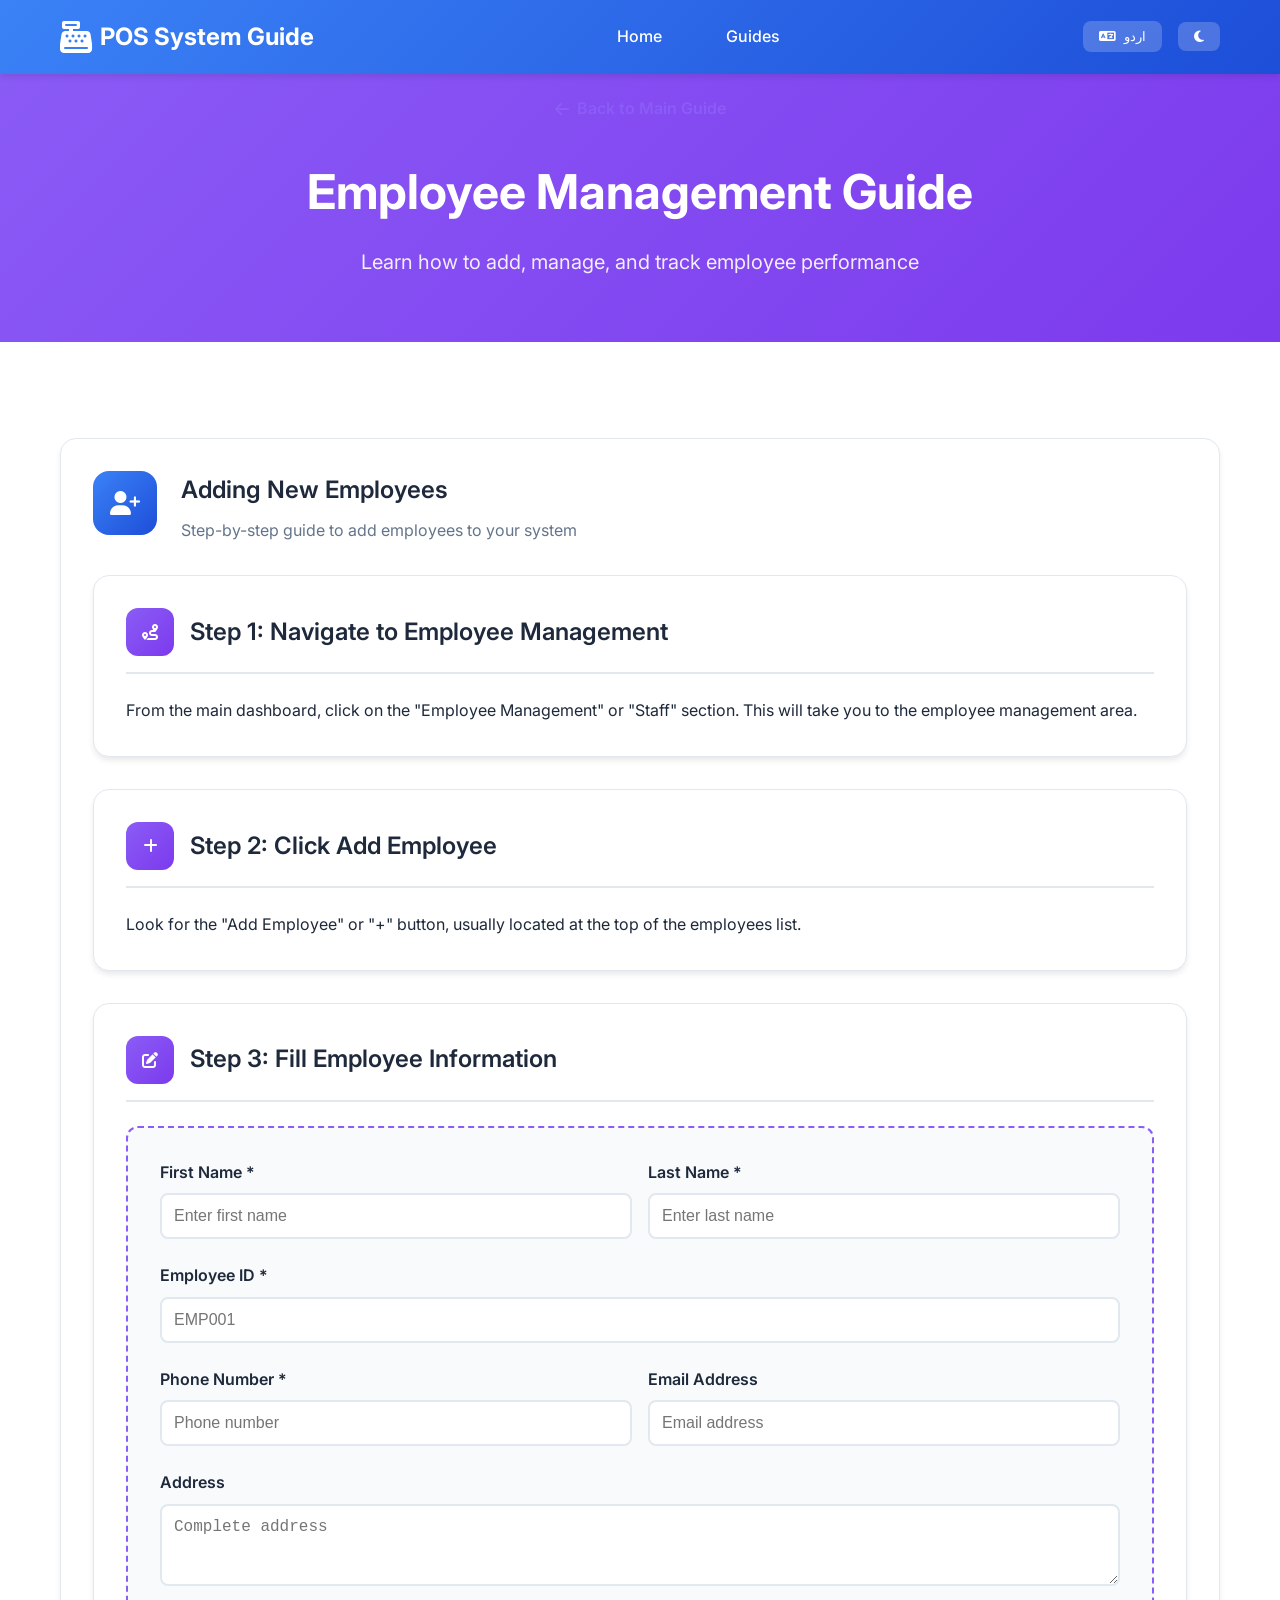
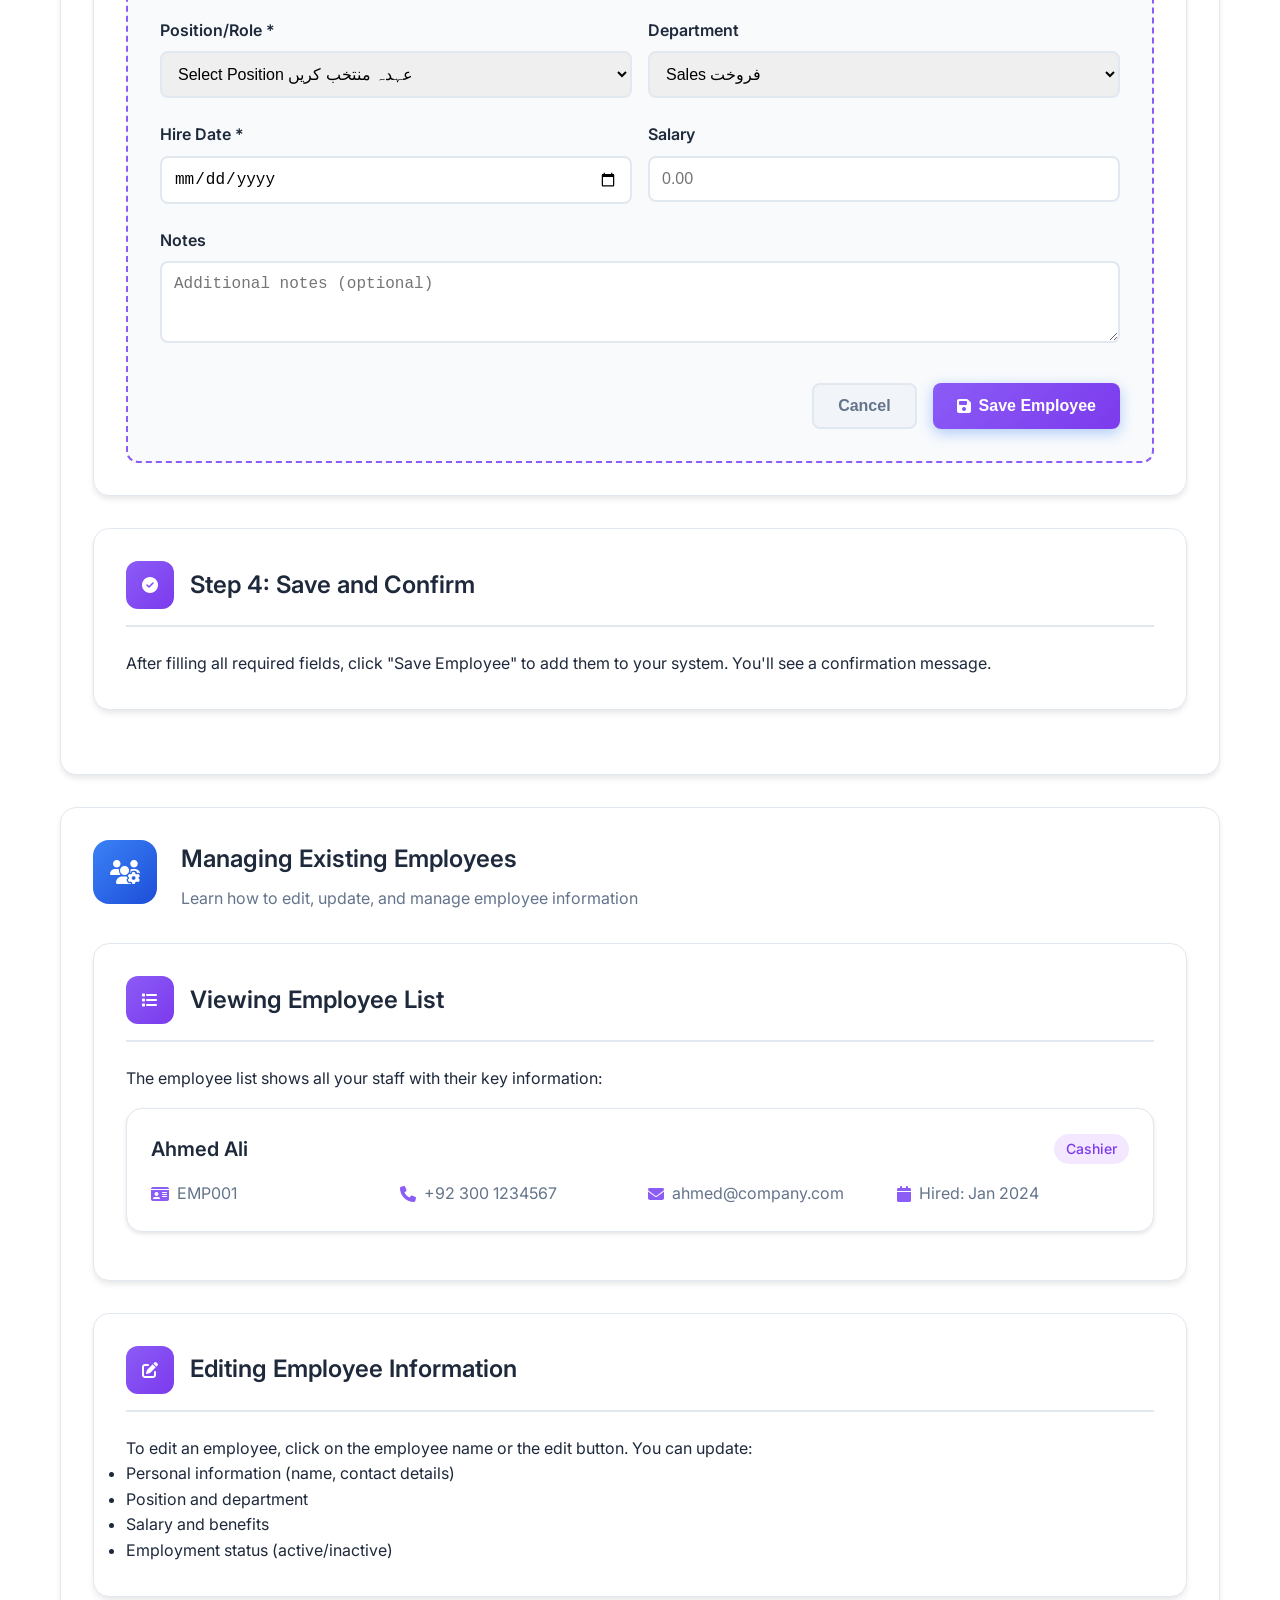
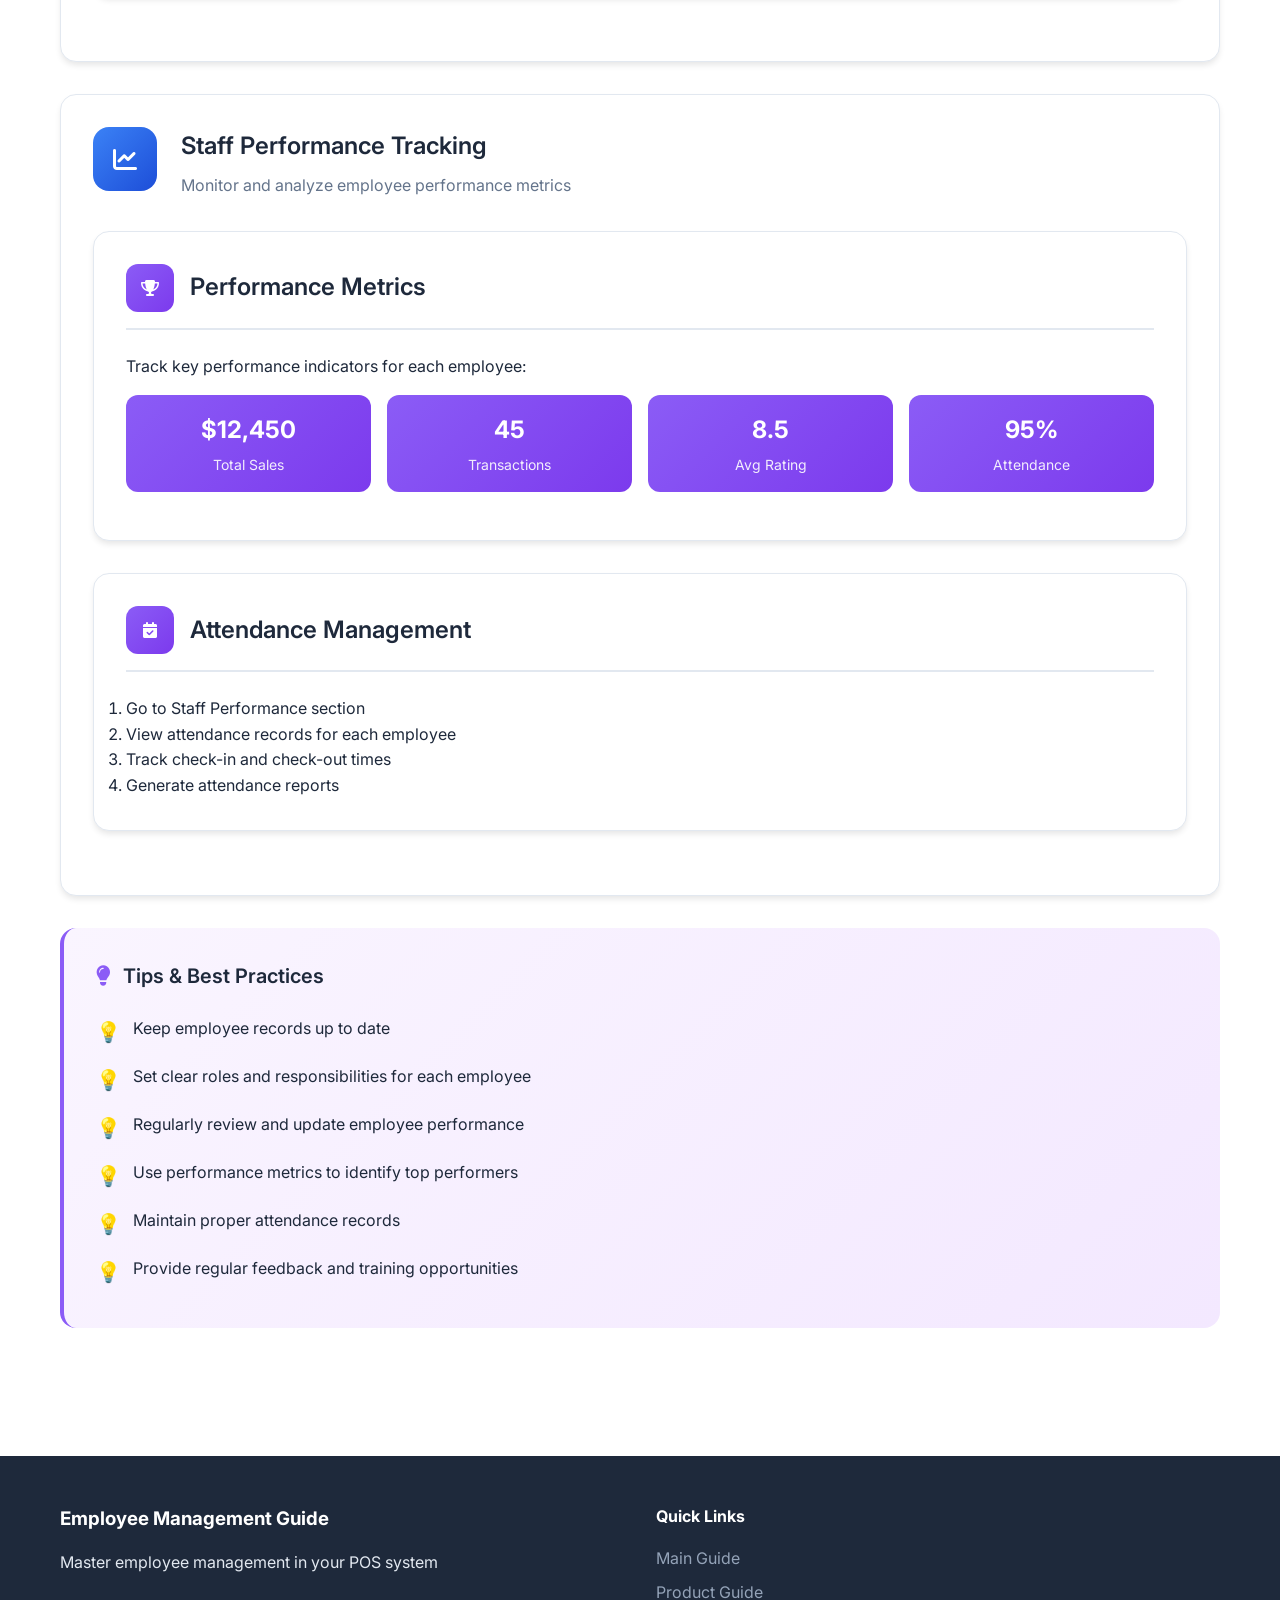
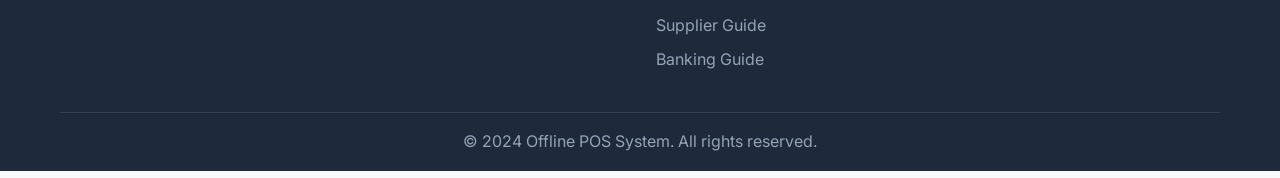
<file: help_website/employee-guide.html>
<!DOCTYPE html>
<html lang="en" dir="ltr">
<head>
    <meta charset="UTF-8">
    <meta name="viewport" content="width=device-width, initial-scale=1.0">
    <title>Employee Management Guide | ملازم کے انتظام کی گائیڈ</title>
    <link rel="stylesheet" href="styles.css">
    <link href="https://fonts.googleapis.com/css2?family=Inter:wght@300;400;500;600;700&display=swap" rel="stylesheet">
    <link href="https://fonts.googleapis.com/css2?family=Noto+Sans+Arabic:wght@300;400;500;600;700&display=swap" rel="stylesheet">
    <link rel="stylesheet" href="https://cdnjs.cloudflare.com/ajax/libs/font-awesome/6.4.0/css/all.min.css">
    <style>
        .guide-hero {
            background: linear-gradient(135deg, #8b5cf6, #7c3aed);
            color: white;
            padding: 6rem 0 4rem;
            text-align: center;
        }
        
        .guide-hero h1 {
            font-size: 3rem;
            margin-bottom: 1rem;
        }
        
        .guide-hero p {
            font-size: 1.25rem;
            opacity: 0.9;
        }
        
        .step-visual {
            background: white;
            border-radius: 1rem;
            padding: 2rem;
            margin: 2rem 0;
            box-shadow: 0 4px 6px -1px rgba(0, 0, 0, 0.1);
            border: 1px solid #e2e8f0;
        }
        
        .step-visual.dark-theme {
            background: #1e293b;
            border-color: #334155;
        }
        
        .visual-header {
            display: flex;
            align-items: center;
            gap: 1rem;
            margin-bottom: 1.5rem;
            padding-bottom: 1rem;
            border-bottom: 2px solid #e2e8f0;
        }
        
        .dark-theme .visual-header {
            border-color: #334155;
        }
        
        .visual-icon {
            width: 3rem;
            height: 3rem;
            background: linear-gradient(135deg, #8b5cf6, #7c3aed);
            border-radius: 0.75rem;
            display: flex;
            align-items: center;
            justify-content: center;
            color: white;
        }
        
        .visual-title {
            font-size: 1.5rem;
            font-weight: 600;
            color: #1e293b;
        }
        
        .dark-theme .visual-title {
            color: #e2e8f0;
        }
        
        .form-preview {
            background: #f8fafc;
            border-radius: 0.75rem;
            padding: 2rem;
            border: 2px dashed #8b5cf6;
        }
        
        .dark-theme .form-preview {
            background: #0f172a;
            border-color: #8b5cf6;
        }
        
        .form-field {
            margin-bottom: 1.5rem;
        }
        
        .form-label {
            display: block;
            font-weight: 600;
            margin-bottom: 0.5rem;
            color: #1e293b;
        }
        
        .dark-theme .form-label {
            color: #e2e8f0;
        }
        
        .form-input {
            width: 100%;
            padding: 0.75rem;
            border: 2px solid #e2e8f0;
            border-radius: 0.5rem;
            font-size: 1rem;
            transition: border-color 0.3s ease;
        }
        
        .form-input:focus {
            outline: none;
            border-color: #8b5cf6;
        }
        
        .dark-theme .form-input {
            background: #1e293b;
            border-color: #334155;
            color: #e2e8f0;
        }
        
        .form-row {
            display: grid;
            grid-template-columns: 1fr 1fr;
            gap: 1rem;
        }
        
        .form-buttons {
            display: flex;
            gap: 1rem;
            justify-content: flex-end;
            margin-top: 2rem;
        }
        
        .btn {
            padding: 0.75rem 1.5rem;
            border-radius: 0.5rem;
            font-weight: 600;
            cursor: pointer;
            transition: all 0.3s ease;
            border: none;
            text-decoration: none;
            display: inline-flex;
            align-items: center;
            gap: 0.5rem;
        }
        
        .btn-primary {
            background: linear-gradient(135deg, #8b5cf6, #7c3aed);
            color: white;
        }
        
        .btn-secondary {
            background: #f1f5f9;
            color: #64748b;
            border: 2px solid #e2e8f0;
        }
        
        .dark-theme .btn-secondary {
            background: #1e293b;
            color: #94a3b8;
            border-color: #334155;
        }
        
        .tips-section {
            background: linear-gradient(135deg, #faf5ff, #f3e8ff);
            border-radius: 1rem;
            padding: 2rem;
            margin: 2rem 0;
            border-left: 4px solid #8b5cf6;
        }
        
        .dark-theme .tips-section {
            background: linear-gradient(135deg, #0f172a, #1e293b);
            border-left-color: #8b5cf6;
        }
        
        .tips-header {
            display: flex;
            align-items: center;
            gap: 0.75rem;
            margin-bottom: 1rem;
        }
        
        .tips-icon {
            color: #8b5cf6;
            font-size: 1.25rem;
        }
        
        .tips-title {
            font-size: 1.25rem;
            font-weight: 600;
            color: #1e293b;
        }
        
        .dark-theme .tips-title {
            color: #e2e8f0;
        }
        
        .tips-list {
            list-style: none;
            padding: 0;
        }
        
        .tips-list li {
            padding: 0.5rem 0;
            display: flex;
            align-items: flex-start;
            gap: 0.75rem;
        }
        
        .tips-list li::before {
            content: "💡";
            font-size: 1.25rem;
        }
        
        .back-button {
            display: inline-flex;
            align-items: center;
            gap: 0.5rem;
            color: #8b5cf6;
            text-decoration: none;
            font-weight: 600;
            margin-bottom: 2rem;
            transition: color 0.3s ease;
        }
        
        .back-button:hover {
            color: #7c3aed;
        }
        
        .dark-theme .back-button {
            color: #a78bfa;
        }
        
        .dark-theme .back-button:hover {
            color: #8b5cf6;
        }
        
        .employee-card {
            background: white;
            border-radius: 1rem;
            padding: 1.5rem;
            margin: 1rem 0;
            box-shadow: 0 2px 4px rgba(0, 0, 0, 0.1);
            border: 1px solid #e2e8f0;
        }
        
        .dark-theme .employee-card {
            background: #1e293b;
            border-color: #334155;
        }
        
        .employee-header {
            display: flex;
            justify-content: space-between;
            align-items: center;
            margin-bottom: 1rem;
        }
        
        .employee-name {
            font-size: 1.25rem;
            font-weight: 600;
            color: #1e293b;
        }
        
        .dark-theme .employee-name {
            color: #e2e8f0;
        }
        
        .employee-role {
            padding: 0.25rem 0.75rem;
            border-radius: 1rem;
            font-size: 0.875rem;
            font-weight: 500;
            background: #f3e8ff;
            color: #7c3aed;
        }
        
        .employee-details {
            display: grid;
            grid-template-columns: repeat(auto-fit, minmax(200px, 1fr));
            gap: 1rem;
            margin-top: 1rem;
        }
        
        .detail-item {
            display: flex;
            align-items: center;
            gap: 0.5rem;
            color: #64748b;
        }
        
        .dark-theme .detail-item {
            color: #94a3b8;
        }
        
        .detail-icon {
            color: #8b5cf6;
        }
        
        .performance-metrics {
            display: grid;
            grid-template-columns: repeat(auto-fit, minmax(150px, 1fr));
            gap: 1rem;
            margin: 1rem 0;
        }
        
        .metric-card {
            background: linear-gradient(135deg, #8b5cf6, #7c3aed);
            color: white;
            padding: 1rem;
            border-radius: 0.75rem;
            text-align: center;
        }
        
        .metric-value {
            font-size: 1.5rem;
            font-weight: 700;
            margin-bottom: 0.25rem;
        }
        
        .metric-label {
            font-size: 0.875rem;
            opacity: 0.9;
        }
    </style>
</head>
<body>
    <!-- Navigation -->
    <nav class="navbar">
        <div class="nav-container">
            <div class="nav-logo">
                <i class="fas fa-cash-register"></i>
                <span class="en">POS System Guide</span>
                <span class="ur" style="display: none;">پوس سسٹم گائیڈ</span>
            </div>
            <div class="nav-menu">
                <a href="index.html" class="nav-link">
                    <span class="en">Home</span>
                    <span class="ur" style="display: none;">ہوم</span>
                </a>
                <a href="index.html#guides" class="nav-link">
                    <span class="en">Guides</span>
                    <span class="ur" style="display: none;">گائیڈز</span>
                </a>
            </div>
            <div class="nav-controls">
                <button class="lang-toggle" onclick="toggleLanguage()">
                    <i class="fas fa-language"></i>
                    <span class="en">اردو</span>
                    <span class="ur" style="display: none;">English</span>
                </button>
                <button class="theme-toggle" onclick="toggleTheme()">
                    <i class="fas fa-moon"></i>
                </button>
            </div>
        </div>
    </nav>

    <!-- Guide Hero -->
    <section class="guide-hero">
        <div class="container">
            <a href="index.html" class="back-button">
                <i class="fas fa-arrow-left"></i>
                <span class="en">Back to Main Guide</span>
                <span class="ur" style="display: none;">مین گائیڈ پر واپس</span>
            </a>
            <h1>
                <span class="en">Employee Management Guide</span>
                <span class="ur" style="display: none;">ملازم کے انتظام کی گائیڈ</span>
            </h1>
            <p>
                <span class="en">Learn how to add, manage, and track employee performance</span>
                <span class="ur" style="display: none;">ملازمین شامل، انتظام اور کارکردگی ٹریک کرنا سیکھیں</span>
            </p>
        </div>
    </section>

    <!-- Guide Content -->
    <section class="guides">
        <div class="container">
            <!-- Adding Employees -->
            <div class="guide-section">
                <div class="guide-header">
                    <div class="guide-icon">
                        <i class="fas fa-user-plus"></i>
                    </div>
                    <div class="guide-title">
                        <h3>
                            <span class="en">Adding New Employees</span>
                            <span class="ur" style="display: none;">نئے ملازمین شامل کرنا</span>
                        </h3>
                        <p>
                            <span class="en">Step-by-step guide to add employees to your system</span>
                            <span class="ur" style="display: none;">اپنے سسٹم میں ملازمین شامل کرنے کا قدم بہ قدم گائیڈ</span>
                        </p>
                    </div>
                </div>
                
                <div class="guide-content">
                    <div class="step-visual">
                        <div class="visual-header">
                            <div class="visual-icon">
                                <i class="fas fa-route"></i>
                            </div>
                            <div class="visual-title">
                                <span class="en">Step 1: Navigate to Employee Management</span>
                                <span class="ur" style="display: none;">قدم 1: ملازم کے انتظام میں جائیں</span>
                            </div>
                        </div>
                        <p>
                            <span class="en">From the main dashboard, click on the "Employee Management" or "Staff" section. This will take you to the employee management area.</span>
                            <span class="ur" style="display: none;">مین ڈیش بورڈ سے، "ملازم کا انتظام" یا "اسٹاف" سیکشن پر کلک کریں۔ یہ آپ کو ملازم کے انتظام کے علاقے میں لے جائے گا۔</span>
                        </p>
                    </div>

                    <div class="step-visual">
                        <div class="visual-header">
                            <div class="visual-icon">
                                <i class="fas fa-plus"></i>
                            </div>
                            <div class="visual-title">
                                <span class="en">Step 2: Click Add Employee</span>
                                <span class="ur" style="display: none;">قدم 2: ملازم شامل کریں پر کلک کریں</span>
                            </div>
                        </div>
                        <p>
                            <span class="en">Look for the "Add Employee" or "+" button, usually located at the top of the employees list.</span>
                            <span class="ur" style="display: none;">"ملازم شامل کریں" یا "+" بٹن تلاش کریں، جو عام طور پر ملازمین کی فہرست کے اوپر ہوتا ہے۔</span>
                        </p>
                    </div>

                    <div class="step-visual">
                        <div class="visual-header">
                            <div class="visual-icon">
                                <i class="fas fa-edit"></i>
                            </div>
                            <div class="visual-title">
                                <span class="en">Step 3: Fill Employee Information</span>
                                <span class="ur" style="display: none;">قدم 3: ملازم کی معلومات بھریں</span>
                            </div>
                        </div>
                        
                        <div class="form-preview">
                            <div class="form-row">
                                <div class="form-field">
                                    <label class="form-label">
                                        <span class="en">First Name *</span>
                                        <span class="ur" style="display: none;">پہلا نام *</span>
                                    </label>
                                    <input type="text" class="form-input" placeholder="Enter first name" placeholder-ur="پہلا نام درج کریں">
                                </div>
                                <div class="form-field">
                                    <label class="form-label">
                                        <span class="en">Last Name *</span>
                                        <span class="ur" style="display: none;">آخری نام *</span>
                                    </label>
                                    <input type="text" class="form-input" placeholder="Enter last name" placeholder-ur="آخری نام درج کریں">
                                </div>
                            </div>
                            
                            <div class="form-field">
                                <label class="form-label">
                                    <span class="en">Employee ID *</span>
                                    <span class="ur" style="display: none;">ملازم آئی ڈی *</span>
                                </label>
                                <input type="text" class="form-input" placeholder="EMP001" placeholder-ur="EMP001">
                            </div>
                            
                            <div class="form-row">
                                <div class="form-field">
                                    <label class="form-label">
                                        <span class="en">Phone Number *</span>
                                        <span class="ur" style="display: none;">فون نمبر *</span>
                                    </label>
                                    <input type="tel" class="form-input" placeholder="Phone number" placeholder-ur="فون نمبر">
                                </div>
                                <div class="form-field">
                                    <label class="form-label">
                                        <span class="en">Email Address</span>
                                        <span class="ur" style="display: none;">ای میل ایڈریس</span>
                                    </label>
                                    <input type="email" class="form-input" placeholder="Email address" placeholder-ur="ای میل ایڈریس">
                                </div>
                            </div>
                            
                            <div class="form-field">
                                <label class="form-label">
                                    <span class="en">Address</span>
                                    <span class="ur" style="display: none;">پتہ</span>
                                </label>
                                <textarea class="form-input" rows="3" placeholder="Complete address" placeholder-ur="مکمل پتہ"></textarea>
                            </div>
                            
                            <div class="form-row">
                                <div class="form-field">
                                    <label class="form-label">
                                        <span class="en">Position/Role *</span>
                                        <span class="ur" style="display: none;">عہدہ/کردار *</span>
                                    </label>
                                    <select class="form-input">
                                        <option>
                                            <span class="en">Select Position</span>
                                            <span class="ur" style="display: none;">عہدہ منتخب کریں</span>
                                        </option>
                                        <option>
                                            <span class="en">Cashier</span>
                                            <span class="ur" style="display: none;">کیشیئر</span>
                                        </option>
                                        <option>
                                            <span class="en">Manager</span>
                                            <span class="ur" style="display: none;">مینیجر</span>
                                        </option>
                                        <option>
                                            <span class="en">Sales Associate</span>
                                            <span class="ur" style="display: none;">سیلز ایسوسی ایٹ</span>
                                        </option>
                                        <option>
                                            <span class="en">Inventory Clerk</span>
                                            <span class="ur" style="display: none;">انوینٹری کلرک</span>
                                        </option>
                                    </select>
                                </div>
                                <div class="form-field">
                                    <label class="form-label">
                                        <span class="en">Department</span>
                                        <span class="ur" style="display: none;">محکمہ</span>
                                    </label>
                                    <select class="form-input">
                                        <option>
                                            <span class="en">Sales</span>
                                            <span class="ur" style="display: none;">فروخت</span>
                                        </option>
                                        <option>
                                            <span class="en">Inventory</span>
                                            <span class="ur" style="display: none;">انوینٹری</span>
                                        </option>
                                        <option>
                                            <span class="en">Administration</span>
                                            <span class="ur" style="display: none;">انتظامیہ</span>
                                        </option>
                                    </select>
                                </div>
                            </div>
                            
                            <div class="form-row">
                                <div class="form-field">
                                    <label class="form-label">
                                        <span class="en">Hire Date *</span>
                                        <span class="ur" style="display: none;">ملازمت کی تاریخ *</span>
                                    </label>
                                    <input type="date" class="form-input">
                                </div>
                                <div class="form-field">
                                    <label class="form-label">
                                        <span class="en">Salary</span>
                                        <span class="ur" style="display: none;">تنخواہ</span>
                                    </label>
                                    <input type="number" class="form-input" placeholder="0.00" step="0.01">
                                </div>
                            </div>
                            
                            <div class="form-field">
                                <label class="form-label">
                                    <span class="en">Notes</span>
                                    <span class="ur" style="display: none;">نوٹس</span>
                                </label>
                                <textarea class="form-input" rows="3" placeholder="Additional notes (optional)" placeholder-ur="اضافی نوٹس (اختیاری)"></textarea>
                            </div>
                            
                            <div class="form-buttons">
                                <button class="btn btn-secondary">
                                    <span class="en">Cancel</span>
                                    <span class="ur" style="display: none;">منسوخ</span>
                                </button>
                                <button class="btn btn-primary">
                                    <i class="fas fa-save"></i>
                                    <span class="en">Save Employee</span>
                                    <span class="ur" style="display: none;">ملازم محفوظ کریں</span>
                                </button>
                            </div>
                        </div>
                    </div>

                    <div class="step-visual">
                        <div class="visual-header">
                            <div class="visual-icon">
                                <i class="fas fa-check-circle"></i>
                            </div>
                            <div class="visual-title">
                                <span class="en">Step 4: Save and Confirm</span>
                                <span class="ur" style="display: none;">قدم 4: محفوظ اور تصدیق کریں</span>
                            </div>
                        </div>
                        <p>
                            <span class="en">After filling all required fields, click "Save Employee" to add them to your system. You'll see a confirmation message.</span>
                            <span class="ur" style="display: none;">تمام ضروری فیلڈز بھرنے کے بعد، انہیں اپنے سسٹم میں شامل کرنے کے لیے "ملازم محفوظ کریں" پر کلک کریں۔ آپ کو تصدیقی پیغام نظر آئے گا۔</span>
                        </p>
                    </div>
                </div>
            </div>

            <!-- Managing Employees -->
            <div class="guide-section">
                <div class="guide-header">
                    <div class="guide-icon">
                        <i class="fas fa-users-cog"></i>
                    </div>
                    <div class="guide-title">
                        <h3>
                            <span class="en">Managing Existing Employees</span>
                            <span class="ur" style="display: none;">موجودہ ملازمین کا انتظام</span>
                        </h3>
                        <p>
                            <span class="en">Learn how to edit, update, and manage employee information</span>
                            <span class="ur" style="display: none;">ملازم کی معلومات میں ترمیم، اپڈیٹ اور انتظام کرنا سیکھیں</span>
                        </p>
                    </div>
                </div>
                
                <div class="guide-content">
                    <div class="step-visual">
                        <div class="visual-header">
                            <div class="visual-icon">
                                <i class="fas fa-list"></i>
                            </div>
                            <div class="visual-title">
                                <span class="en">Viewing Employee List</span>
                                <span class="ur" style="display: none;">ملازمین کی فہرست دیکھنا</span>
                            </div>
                        </div>
                        <p>
                            <span class="en">The employee list shows all your staff with their key information:</span>
                            <span class="ur" style="display: none;">ملازمین کی فہرست آپ کے تمام اسٹاف کو ان کی اہم معلومات کے ساتھ دکھاتی ہے:</span>
                        </p>
                        
                        <div class="employee-card">
                            <div class="employee-header">
                                <div class="employee-name">Ahmed Ali</div>
                                <div class="employee-role">
                                    <span class="en">Cashier</span>
                                    <span class="ur" style="display: none;">کیشیئر</span>
                                </div>
                            </div>
                            <div class="employee-details">
                                <div class="detail-item">
                                    <i class="fas fa-id-card detail-icon"></i>
                                    <span>EMP001</span>
                                </div>
                                <div class="detail-item">
                                    <i class="fas fa-phone detail-icon"></i>
                                    <span>+92 300 1234567</span>
                                </div>
                                <div class="detail-item">
                                    <i class="fas fa-envelope detail-icon"></i>
                                    <span>ahmed@company.com</span>
                                </div>
                                <div class="detail-item">
                                    <i class="fas fa-calendar detail-icon"></i>
                                    <span>Hired: Jan 2024</span>
                                </div>
                            </div>
                        </div>
                    </div>

                    <div class="step-visual">
                        <div class="visual-header">
                            <div class="visual-icon">
                                <i class="fas fa-edit"></i>
                            </div>
                            <div class="visual-title">
                                <span class="en">Editing Employee Information</span>
                                <span class="ur" style="display: none;">ملازم کی معلومات میں ترمیم</span>
                            </div>
                        </div>
                        <p>
                            <span class="en">To edit an employee, click on the employee name or the edit button. You can update:</span>
                            <span class="ur" style="display: none;">ملازم میں ترمیم کرنے کے لیے، ملازم کے نام یا ترمیم بٹن پر کلک کریں۔ آپ اپڈیٹ کر سکتے ہیں:</span>
                        </p>
                        <ul>
                            <li>
                                <span class="en">Personal information (name, contact details)</span>
                                <span class="ur" style="display: none;">ذاتی معلومات (نام، رابطہ کی تفصیلات)</span>
                            </li>
                            <li>
                                <span class="en">Position and department</span>
                                <span class="ur" style="display: none;">عہدہ اور محکمہ</span>
                            </li>
                            <li>
                                <span class="en">Salary and benefits</span>
                                <span class="ur" style="display: none;">تنخواہ اور فوائد</span>
                            </li>
                            <li>
                                <span class="en">Employment status (active/inactive)</span>
                                <span class="ur" style="display: none;">ملازمت کی حالت (فعال/غیر فعال)</span>
                            </li>
                        </ul>
                    </div>
                </div>
            </div>

            <!-- Staff Performance Tracking -->
            <div class="guide-section">
                <div class="guide-header">
                    <div class="guide-icon">
                        <i class="fas fa-chart-line"></i>
                    </div>
                    <div class="guide-title">
                        <h3>
                            <span class="en">Staff Performance Tracking</span>
                            <span class="ur" style="display: none;">اسٹاف کی کارکردگی کا ٹریکنگ</span>
                        </h3>
                        <p>
                            <span class="en">Monitor and analyze employee performance metrics</span>
                            <span class="ur" style="display: none;">ملازم کی کارکردگی کے میٹرکس کا جائزہ اور تجزیہ کریں</span>
                        </p>
                    </div>
                </div>
                
                <div class="guide-content">
                    <div class="step-visual">
                        <div class="visual-header">
                            <div class="visual-icon">
                                <i class="fas fa-trophy"></i>
                            </div>
                            <div class="visual-title">
                                <span class="en">Performance Metrics</span>
                                <span class="ur" style="display: none;">کارکردگی کے میٹرکس</span>
                            </div>
                        </div>
                        <p>
                            <span class="en">Track key performance indicators for each employee:</span>
                            <span class="ur" style="display: none;">ہر ملازم کے لیے اہم کارکردگی کے اشارے ٹریک کریں:</span>
                        </p>
                        
                        <div class="performance-metrics">
                            <div class="metric-card">
                                <div class="metric-value">$12,450</div>
                                <div class="metric-label">
                                    <span class="en">Total Sales</span>
                                    <span class="ur" style="display: none;">کل فروخت</span>
                                </div>
                            </div>
                            <div class="metric-card">
                                <div class="metric-value">45</div>
                                <div class="metric-label">
                                    <span class="en">Transactions</span>
                                    <span class="ur" style="display: none;">لین دین</span>
                                </div>
                            </div>
                            <div class="metric-card">
                                <div class="metric-value">8.5</div>
                                <div class="metric-label">
                                    <span class="en">Avg Rating</span>
                                    <span class="ur" style="display: none;">اوسط ریٹنگ</span>
                                </div>
                            </div>
                            <div class="metric-card">
                                <div class="metric-value">95%</div>
                                <div class="metric-label">
                                    <span class="en">Attendance</span>
                                    <span class="ur" style="display: none;">حاضری</span>
                                </div>
                            </div>
                        </div>
                    </div>

                    <div class="step-visual">
                        <div class="visual-header">
                            <div class="visual-icon">
                                <i class="fas fa-calendar-check"></i>
                            </div>
                            <div class="visual-title">
                                <span class="en">Attendance Management</span>
                                <span class="ur" style="display: none;">حاضری کا انتظام</span>
                            </div>
                        </div>
                        <ol>
                            <li>
                                <span class="en">Go to Staff Performance section</span>
                                <span class="ur" style="display: none;">اسٹاف کی کارکردگی کے سیکشن میں جائیں</span>
                            </li>
                            <li>
                                <span class="en">View attendance records for each employee</span>
                                <span class="ur" style="display: none;">ہر ملازم کے لیے حاضری کے ریکارڈ دیکھیں</span>
                            </li>
                            <li>
                                <span class="en">Track check-in and check-out times</span>
                                <span class="ur" style="display: none;">چیک ان اور چیک آؤٹ کے اوقات ٹریک کریں</span>
                            </li>
                            <li>
                                <span class="en">Generate attendance reports</span>
                                <span class="ur" style="display: none;">حاضری کی رپورٹس بنائیں</span>
                            </li>
                        </ol>
                    </div>
                </div>
            </div>

            <!-- Tips and Best Practices -->
            <div class="tips-section">
                <div class="tips-header">
                    <i class="fas fa-lightbulb tips-icon"></i>
                    <div class="tips-title">
                        <span class="en">Tips & Best Practices</span>
                        <span class="ur" style="display: none;">نصائح اور بہترین طریقے</span>
                    </div>
                </div>
                <ul class="tips-list">
                    <li>
                        <span class="en">Keep employee records up to date</span>
                        <span class="ur" style="display: none;">ملازم کے ریکارڈز کو اپ ٹو ڈیٹ رکھیں</span>
                    </li>
                    <li>
                        <span class="en">Set clear roles and responsibilities for each employee</span>
                        <span class="ur" style="display: none;">ہر ملازم کے لیے واضح کردار اور ذمہ داریاں طے کریں</span>
                    </li>
                    <li>
                        <span class="en">Regularly review and update employee performance</span>
                        <span class="ur" style="display: none;">ملازم کی کارکردگی کا باقاعدگی سے جائزہ لیں اور اپڈیٹ کریں</span>
                    </li>
                    <li>
                        <span class="en">Use performance metrics to identify top performers</span>
                        <span class="ur" style="display: none;">بہترین کارکردگی دکھانے والوں کی شناخت کے لیے کارکردگی کے میٹرکس استعمال کریں</span>
                    </li>
                    <li>
                        <span class="en">Maintain proper attendance records</span>
                        <span class="ur" style="display: none;">مناسب حاضری کے ریکارڈز برقرار رکھیں</span>
                    </li>
                    <li>
                        <span class="en">Provide regular feedback and training opportunities</span>
                        <span class="ur" style="display: none;">باقاعدہ فیڈ بیک اور تربیتی مواقع فراہم کریں</span>
                    </li>
                </ul>
            </div>
        </div>
    </section>

    <!-- Footer -->
    <footer class="footer">
        <div class="container">
            <div class="footer-content">
                <div class="footer-section">
                    <h3>
                        <span class="en">Employee Management Guide</span>
                        <span class="ur" style="display: none;">ملازم کے انتظام کی گائیڈ</span>
                    </h3>
                    <p>
                        <span class="en">Master employee management in your POS system</span>
                        <span class="ur" style="display: none;">اپنے پوس سسٹم میں ملازم کے انتظام میں مہارت حاصل کریں</span>
                    </p>
                </div>
                <div class="footer-section">
                    <h4>
                        <span class="en">Quick Links</span>
                        <span class="ur" style="display: none;">فوری لنکس</span>
                    </h4>
                    <ul>
                        <li><a href="index.html">
                            <span class="en">Main Guide</span>
                            <span class="ur" style="display: none;">مین گائیڈ</span>
                        </a></li>
                        <li><a href="product-guide.html">
                            <span class="en">Product Guide</span>
                            <span class="ur" style="display: none;">مصنوعات گائیڈ</span>
                        </a></li>
                        <li><a href="supplier-guide.html">
                            <span class="en">Supplier Guide</span>
                            <span class="ur" style="display: none;">سپلائر گائیڈ</span>
                        </a></li>
                        <li><a href="bank-guide.html">
                            <span class="en">Banking Guide</span>
                            <span class="ur" style="display: none;">بینکنگ گائیڈ</span>
                        </a></li>
                    </ul>
                </div>
            </div>
            <div class="footer-bottom">
                <p>&copy; 2024 Offline POS System. 
                    <span class="en">All rights reserved.</span>
                    <span class="ur" style="display: none;">تمام حقوق محفوظ ہیں۔</span>
                </p>
            </div>
        </div>
    </footer>

    <script src="script.js"></script>
</body>
</html>
</file>
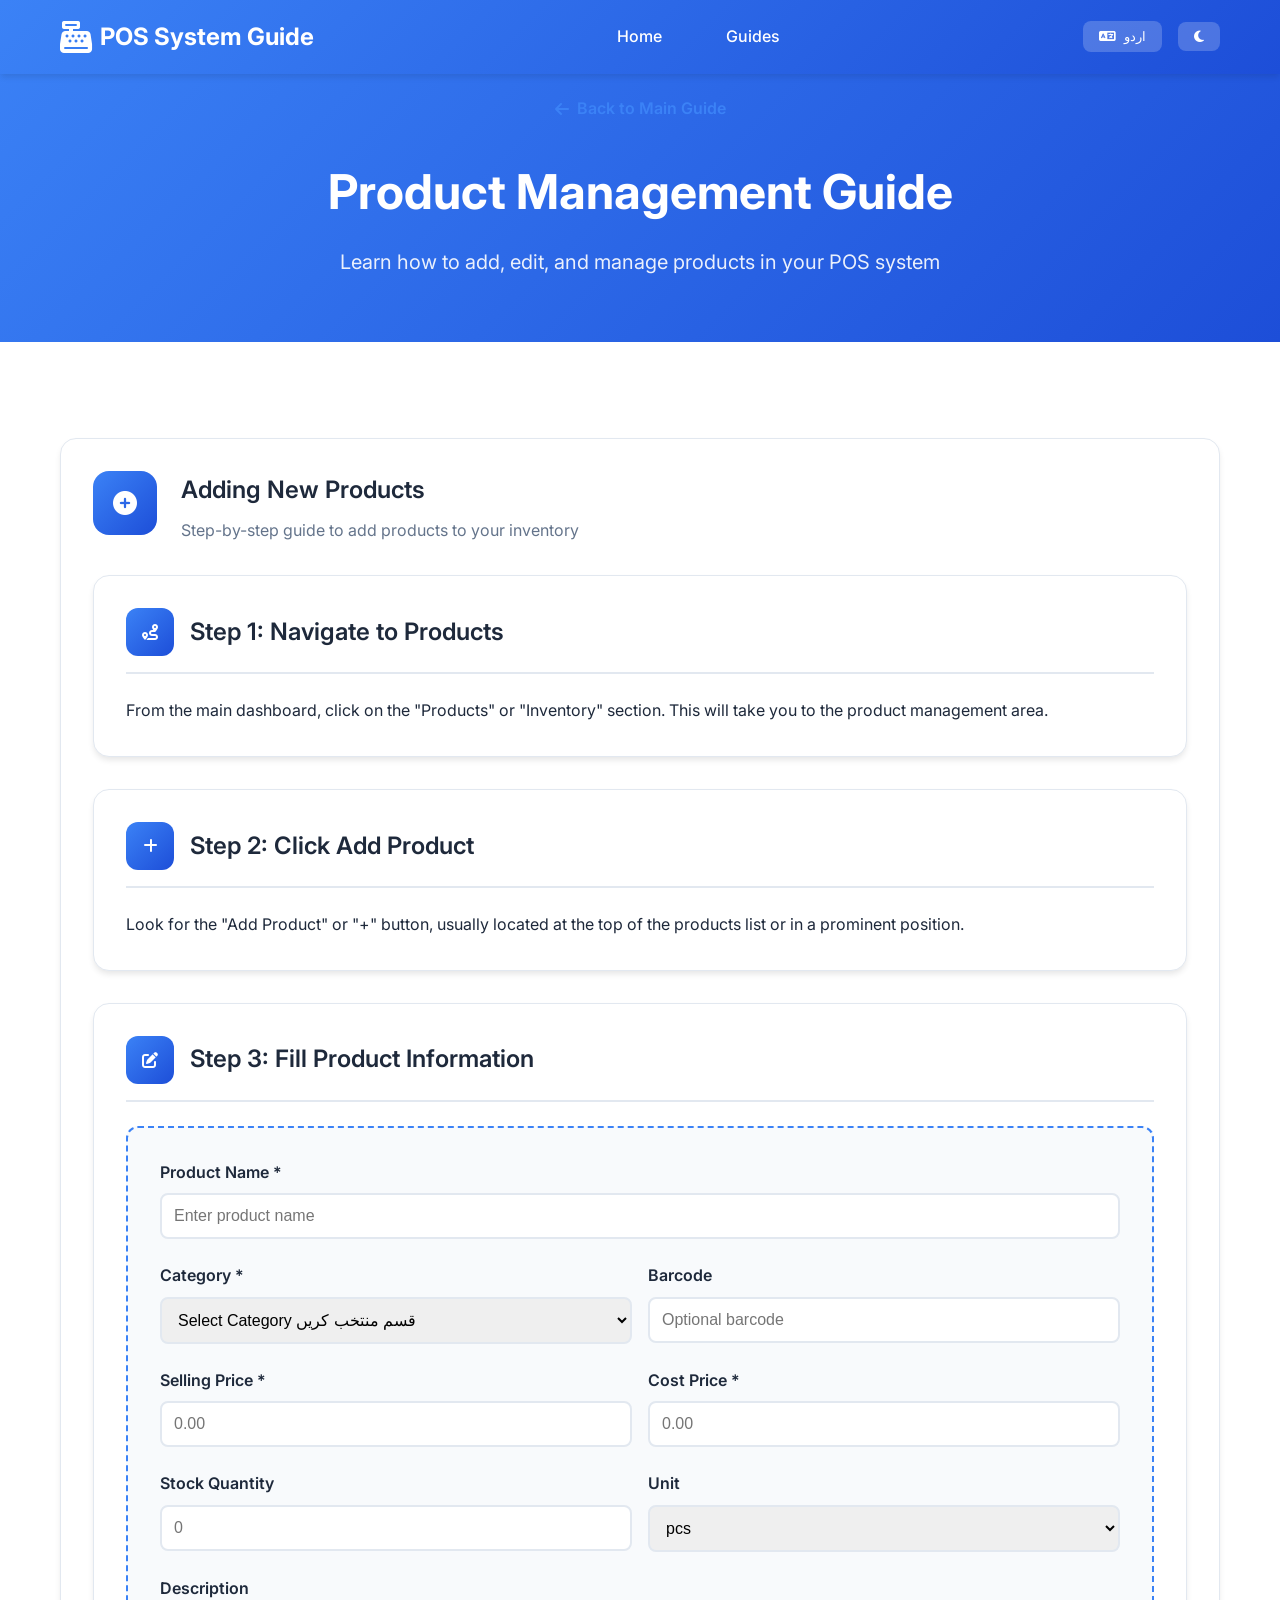
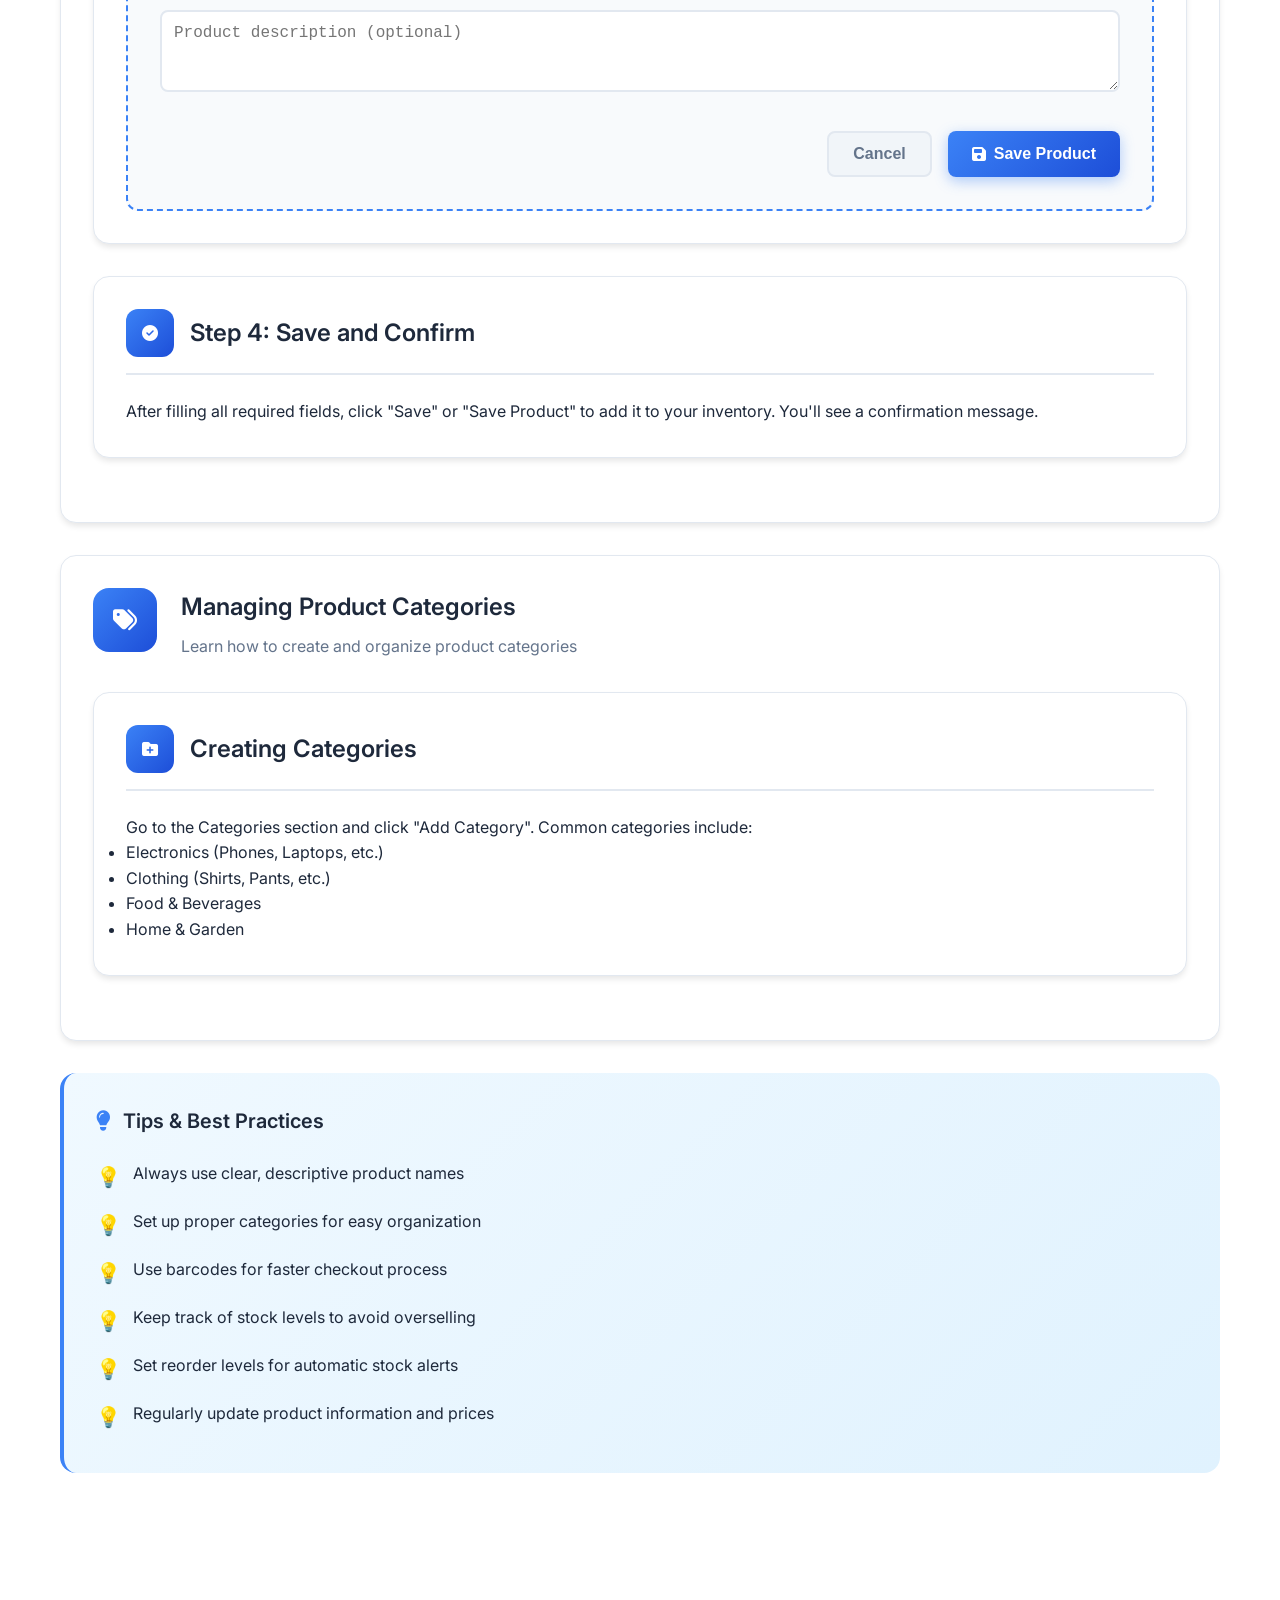
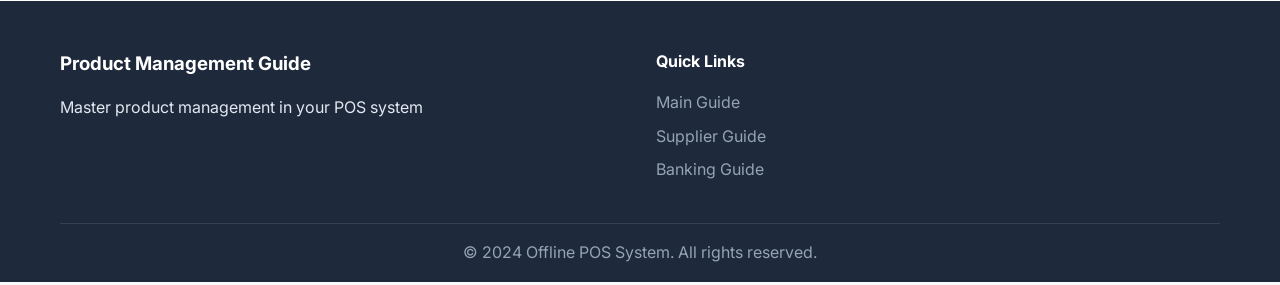
<file: help_website/product-guide.html>
<!DOCTYPE html>
<html lang="en" dir="ltr">
<head>
    <meta charset="UTF-8">
    <meta name="viewport" content="width=device-width, initial-scale=1.0">
    <title>Product Management Guide | مصنوعات کے انتظام کی گائیڈ</title>
    <link rel="stylesheet" href="styles.css">
    <link href="https://fonts.googleapis.com/css2?family=Inter:wght@300;400;500;600;700&display=swap" rel="stylesheet">
    <link href="https://fonts.googleapis.com/css2?family=Noto+Sans+Arabic:wght@300;400;500;600;700&display=swap" rel="stylesheet">
    <link rel="stylesheet" href="https://cdnjs.cloudflare.com/ajax/libs/font-awesome/6.4.0/css/all.min.css">
    <style>
        .guide-hero {
            background: linear-gradient(135deg, #3b82f6, #1d4ed8);
            color: white;
            padding: 6rem 0 4rem;
            text-align: center;
        }
        
        .guide-hero h1 {
            font-size: 3rem;
            margin-bottom: 1rem;
        }
        
        .guide-hero p {
            font-size: 1.25rem;
            opacity: 0.9;
        }
        
        .step-visual {
            background: white;
            border-radius: 1rem;
            padding: 2rem;
            margin: 2rem 0;
            box-shadow: 0 4px 6px -1px rgba(0, 0, 0, 0.1);
            border: 1px solid #e2e8f0;
        }
        
        .step-visual.dark-theme {
            background: #1e293b;
            border-color: #334155;
        }
        
        .visual-header {
            display: flex;
            align-items: center;
            gap: 1rem;
            margin-bottom: 1.5rem;
            padding-bottom: 1rem;
            border-bottom: 2px solid #e2e8f0;
        }
        
        .dark-theme .visual-header {
            border-color: #334155;
        }
        
        .visual-icon {
            width: 3rem;
            height: 3rem;
            background: linear-gradient(135deg, #3b82f6, #1d4ed8);
            border-radius: 0.75rem;
            display: flex;
            align-items: center;
            justify-content: center;
            color: white;
        }
        
        .visual-title {
            font-size: 1.5rem;
            font-weight: 600;
            color: #1e293b;
        }
        
        .dark-theme .visual-title {
            color: #e2e8f0;
        }
        
        .form-preview {
            background: #f8fafc;
            border-radius: 0.75rem;
            padding: 2rem;
            border: 2px dashed #3b82f6;
        }
        
        .dark-theme .form-preview {
            background: #0f172a;
            border-color: #3b82f6;
        }
        
        .form-field {
            margin-bottom: 1.5rem;
        }
        
        .form-label {
            display: block;
            font-weight: 600;
            margin-bottom: 0.5rem;
            color: #1e293b;
        }
        
        .dark-theme .form-label {
            color: #e2e8f0;
        }
        
        .form-input {
            width: 100%;
            padding: 0.75rem;
            border: 2px solid #e2e8f0;
            border-radius: 0.5rem;
            font-size: 1rem;
            transition: border-color 0.3s ease;
        }
        
        .form-input:focus {
            outline: none;
            border-color: #3b82f6;
        }
        
        .dark-theme .form-input {
            background: #1e293b;
            border-color: #334155;
            color: #e2e8f0;
        }
        
        .form-row {
            display: grid;
            grid-template-columns: 1fr 1fr;
            gap: 1rem;
        }
        
        .form-buttons {
            display: flex;
            gap: 1rem;
            justify-content: flex-end;
            margin-top: 2rem;
        }
        
        .btn {
            padding: 0.75rem 1.5rem;
            border-radius: 0.5rem;
            font-weight: 600;
            cursor: pointer;
            transition: all 0.3s ease;
            border: none;
            text-decoration: none;
            display: inline-flex;
            align-items: center;
            gap: 0.5rem;
        }
        
        .btn-primary {
            background: linear-gradient(135deg, #3b82f6, #1d4ed8);
            color: white;
        }
        
        .btn-secondary {
            background: #f1f5f9;
            color: #64748b;
            border: 2px solid #e2e8f0;
        }
        
        .dark-theme .btn-secondary {
            background: #1e293b;
            color: #94a3b8;
            border-color: #334155;
        }
        
        .tips-section {
            background: linear-gradient(135deg, #f0f9ff, #e0f2fe);
            border-radius: 1rem;
            padding: 2rem;
            margin: 2rem 0;
            border-left: 4px solid #3b82f6;
        }
        
        .dark-theme .tips-section {
            background: linear-gradient(135deg, #0f172a, #1e293b);
            border-left-color: #3b82f6;
        }
        
        .tips-header {
            display: flex;
            align-items: center;
            gap: 0.75rem;
            margin-bottom: 1rem;
        }
        
        .tips-icon {
            color: #3b82f6;
            font-size: 1.25rem;
        }
        
        .tips-title {
            font-size: 1.25rem;
            font-weight: 600;
            color: #1e293b;
        }
        
        .dark-theme .tips-title {
            color: #e2e8f0;
        }
        
        .tips-list {
            list-style: none;
            padding: 0;
        }
        
        .tips-list li {
            padding: 0.5rem 0;
            display: flex;
            align-items: flex-start;
            gap: 0.75rem;
        }
        
        .tips-list li::before {
            content: "💡";
            font-size: 1.25rem;
        }
        
        .back-button {
            display: inline-flex;
            align-items: center;
            gap: 0.5rem;
            color: #3b82f6;
            text-decoration: none;
            font-weight: 600;
            margin-bottom: 2rem;
            transition: color 0.3s ease;
        }
        
        .back-button:hover {
            color: #1d4ed8;
        }
        
        .dark-theme .back-button {
            color: #60a5fa;
        }
        
        .dark-theme .back-button:hover {
            color: #3b82f6;
        }
    </style>
</head>
<body>
    <!-- Navigation -->
    <nav class="navbar">
        <div class="nav-container">
            <div class="nav-logo">
                <i class="fas fa-cash-register"></i>
                <span class="en">POS System Guide</span>
                <span class="ur" style="display: none;">پوس سسٹم گائیڈ</span>
            </div>
            <div class="nav-menu">
                <a href="index.html" class="nav-link">
                    <span class="en">Home</span>
                    <span class="ur" style="display: none;">ہوم</span>
                </a>
                <a href="index.html#guides" class="nav-link">
                    <span class="en">Guides</span>
                    <span class="ur" style="display: none;">گائیڈز</span>
                </a>
            </div>
            <div class="nav-controls">
                <button class="lang-toggle" onclick="toggleLanguage()">
                    <i class="fas fa-language"></i>
                    <span class="en">اردو</span>
                    <span class="ur" style="display: none;">English</span>
                </button>
                <button class="theme-toggle" onclick="toggleTheme()">
                    <i class="fas fa-moon"></i>
                </button>
            </div>
        </div>
    </nav>

    <!-- Guide Hero -->
    <section class="guide-hero">
        <div class="container">
            <a href="index.html" class="back-button">
                <i class="fas fa-arrow-left"></i>
                <span class="en">Back to Main Guide</span>
                <span class="ur" style="display: none;">مین گائیڈ پر واپس</span>
            </a>
            <h1>
                <span class="en">Product Management Guide</span>
                <span class="ur" style="display: none;">مصنوعات کے انتظام کی گائیڈ</span>
            </h1>
            <p>
                <span class="en">Learn how to add, edit, and manage products in your POS system</span>
                <span class="ur" style="display: none;">اپنے پوس سسٹم میں مصنوعات شامل، ترمیم اور انتظام کرنا سیکھیں</span>
            </p>
        </div>
    </section>

    <!-- Guide Content -->
    <section class="guides">
        <div class="container">
            <!-- Adding Products -->
            <div class="guide-section">
                <div class="guide-header">
                    <div class="guide-icon">
                        <i class="fas fa-plus-circle"></i>
                    </div>
                    <div class="guide-title">
                        <h3>
                            <span class="en">Adding New Products</span>
                            <span class="ur" style="display: none;">نئی مصنوعات شامل کرنا</span>
                        </h3>
                        <p>
                            <span class="en">Step-by-step guide to add products to your inventory</span>
                            <span class="ur" style="display: none;">اپنے انوینٹری میں مصنوعات شامل کرنے کا قدم بہ قدم گائیڈ</span>
                        </p>
                    </div>
                </div>
                
                <div class="guide-content">
                    <div class="step-visual">
                        <div class="visual-header">
                            <div class="visual-icon">
                                <i class="fas fa-route"></i>
                            </div>
                            <div class="visual-title">
                                <span class="en">Step 1: Navigate to Products</span>
                                <span class="ur" style="display: none;">قدم 1: مصنوعات میں جائیں</span>
                            </div>
                        </div>
                        <p>
                            <span class="en">From the main dashboard, click on the "Products" or "Inventory" section. This will take you to the product management area.</span>
                            <span class="ur" style="display: none;">مین ڈیش بورڈ سے، "مصنوعات" یا "انوینٹری" سیکشن پر کلک کریں۔ یہ آپ کو مصنوعات کے انتظام کے علاقے میں لے جائے گا۔</span>
                        </p>
                    </div>

                    <div class="step-visual">
                        <div class="visual-header">
                            <div class="visual-icon">
                                <i class="fas fa-plus"></i>
                            </div>
                            <div class="visual-title">
                                <span class="en">Step 2: Click Add Product</span>
                                <span class="ur" style="display: none;">قدم 2: مصنوعات شامل کریں پر کلک کریں</span>
                            </div>
                        </div>
                        <p>
                            <span class="en">Look for the "Add Product" or "+" button, usually located at the top of the products list or in a prominent position.</span>
                            <span class="ur" style="display: none;">"مصنوعات شامل کریں" یا "+" بٹن تلاش کریں، جو عام طور پر مصنوعات کی فہرست کے اوپر یا نمایاں جگہ پر ہوتا ہے۔</span>
                        </p>
                    </div>

                    <div class="step-visual">
                        <div class="visual-header">
                            <div class="visual-icon">
                                <i class="fas fa-edit"></i>
                            </div>
                            <div class="visual-title">
                                <span class="en">Step 3: Fill Product Information</span>
                                <span class="ur" style="display: none;">قدم 3: مصنوعات کی معلومات بھریں</span>
                            </div>
                        </div>
                        
                        <div class="form-preview">
                            <div class="form-field">
                                <label class="form-label">
                                    <span class="en">Product Name *</span>
                                    <span class="ur" style="display: none;">مصنوعات کا نام *</span>
                                </label>
                                <input type="text" class="form-input" placeholder="Enter product name" placeholder-ur="مصنوعات کا نام درج کریں">
                            </div>
                            
                            <div class="form-row">
                                <div class="form-field">
                                    <label class="form-label">
                                        <span class="en">Category *</span>
                                        <span class="ur" style="display: none;">قسم *</span>
                                    </label>
                                    <select class="form-input">
                                        <option>
                                            <span class="en">Select Category</span>
                                            <span class="ur" style="display: none;">قسم منتخب کریں</span>
                                        </option>
                                        <option>
                                            <span class="en">Electronics</span>
                                            <span class="ur" style="display: none;">الیکٹرانکس</span>
                                        </option>
                                        <option>
                                            <span class="en">Clothing</span>
                                            <span class="ur" style="display: none;">کپڑے</span>
                                        </option>
                                    </select>
                                </div>
                                <div class="form-field">
                                    <label class="form-label">
                                        <span class="en">Barcode</span>
                                        <span class="ur" style="display: none;">بارکوڈ</span>
                                    </label>
                                    <input type="text" class="form-input" placeholder="Optional barcode" placeholder-ur="اختیاری بارکوڈ">
                                </div>
                            </div>
                            
                            <div class="form-row">
                                <div class="form-field">
                                    <label class="form-label">
                                        <span class="en">Selling Price *</span>
                                        <span class="ur" style="display: none;">فروخت کی قیمت *</span>
                                    </label>
                                    <input type="number" class="form-input" placeholder="0.00" step="0.01">
                                </div>
                                <div class="form-field">
                                    <label class="form-label">
                                        <span class="en">Cost Price *</span>
                                        <span class="ur" style="display: none;">لاگت قیمت *</span>
                                    </label>
                                    <input type="number" class="form-input" placeholder="0.00" step="0.01">
                                </div>
                            </div>
                            
                            <div class="form-row">
                                <div class="form-field">
                                    <label class="form-label">
                                        <span class="en">Stock Quantity</span>
                                        <span class="ur" style="display: none;">اسٹاک کی مقدار</span>
                                    </label>
                                    <input type="number" class="form-input" placeholder="0" step="1">
                                </div>
                                <div class="form-field">
                                    <label class="form-label">
                                        <span class="en">Unit</span>
                                        <span class="ur" style="display: none;">یونٹ</span>
                                    </label>
                                    <select class="form-input">
                                        <option>pcs</option>
                                        <option>kg</option>
                                        <option>liters</option>
                                        <option>boxes</option>
                                    </select>
                                </div>
                            </div>
                            
                            <div class="form-field">
                                <label class="form-label">
                                    <span class="en">Description</span>
                                    <span class="ur" style="display: none;">تفصیل</span>
                                </label>
                                <textarea class="form-input" rows="3" placeholder="Product description (optional)" placeholder-ur="مصنوعات کی تفصیل (اختیاری)"></textarea>
                            </div>
                            
                            <div class="form-buttons">
                                <button class="btn btn-secondary">
                                    <span class="en">Cancel</span>
                                    <span class="ur" style="display: none;">منسوخ</span>
                                </button>
                                <button class="btn btn-primary">
                                    <i class="fas fa-save"></i>
                                    <span class="en">Save Product</span>
                                    <span class="ur" style="display: none;">مصنوعات محفوظ کریں</span>
                                </button>
                            </div>
                        </div>
                    </div>

                    <div class="step-visual">
                        <div class="visual-header">
                            <div class="visual-icon">
                                <i class="fas fa-check-circle"></i>
                            </div>
                            <div class="visual-title">
                                <span class="en">Step 4: Save and Confirm</span>
                                <span class="ur" style="display: none;">قدم 4: محفوظ اور تصدیق کریں</span>
                            </div>
                        </div>
                        <p>
                            <span class="en">After filling all required fields, click "Save" or "Save Product" to add it to your inventory. You'll see a confirmation message.</span>
                            <span class="ur" style="display: none;">تمام ضروری فیلڈز بھرنے کے بعد، اسے اپنے انوینٹری میں شامل کرنے کے لیے "محفوظ کریں" یا "مصنوعات محفوظ کریں" پر کلک کریں۔ آپ کو تصدیقی پیغام نظر آئے گا۔</span>
                        </p>
                    </div>
                </div>
            </div>

            <!-- Managing Categories -->
            <div class="guide-section">
                <div class="guide-header">
                    <div class="guide-icon">
                        <i class="fas fa-tags"></i>
                    </div>
                    <div class="guide-title">
                        <h3>
                            <span class="en">Managing Product Categories</span>
                            <span class="ur" style="display: none;">مصنوعات کی اقسام کا انتظام</span>
                        </h3>
                        <p>
                            <span class="en">Learn how to create and organize product categories</span>
                            <span class="ur" style="display: none;">مصنوعات کی اقسام بنانے اور منظم کرنا سیکھیں</span>
                        </p>
                    </div>
                </div>
                
                <div class="guide-content">
                    <div class="step-visual">
                        <div class="visual-header">
                            <div class="visual-icon">
                                <i class="fas fa-folder-plus"></i>
                            </div>
                            <div class="visual-title">
                                <span class="en">Creating Categories</span>
                                <span class="ur" style="display: none;">اقسام بنانا</span>
                            </div>
                        </div>
                        <p>
                            <span class="en">Go to the Categories section and click "Add Category". Common categories include:</span>
                            <span class="ur" style="display: none;">اقسام کے سیکشن میں جائیں اور "قسم شامل کریں" پر کلک کریں۔ عام اقسام میں شامل ہیں:</span>
                        </p>
                        <ul>
                            <li>
                                <span class="en">Electronics (Phones, Laptops, etc.)</span>
                                <span class="ur" style="display: none;">الیکٹرانکس (فونز، لیپ ٹاپس، وغیرہ)</span>
                            </li>
                            <li>
                                <span class="en">Clothing (Shirts, Pants, etc.)</span>
                                <span class="ur" style="display: none;">کپڑے (شرٹس، پینٹس، وغیرہ)</span>
                            </li>
                            <li>
                                <span class="en">Food & Beverages</span>
                                <span class="ur" style="display: none;">کھانا اور مشروبات</span>
                            </li>
                            <li>
                                <span class="en">Home & Garden</span>
                                <span class="ur" style="display: none;">گھر اور باغ</span>
                            </li>
                        </ul>
                    </div>
                </div>
            </div>

            <!-- Tips and Best Practices -->
            <div class="tips-section">
                <div class="tips-header">
                    <i class="fas fa-lightbulb tips-icon"></i>
                    <div class="tips-title">
                        <span class="en">Tips & Best Practices</span>
                        <span class="ur" style="display: none;">نصائح اور بہترین طریقے</span>
                    </div>
                </div>
                <ul class="tips-list">
                    <li>
                        <span class="en">Always use clear, descriptive product names</span>
                        <span class="ur" style="display: none;">ہمیشہ واضح، تفصیلی مصنوعات کے نام استعمال کریں</span>
                    </li>
                    <li>
                        <span class="en">Set up proper categories for easy organization</span>
                        <span class="ur" style="display: none;">آسان تنظیم کے لیے مناسب اقسام سیٹ اپ کریں</span>
                    </li>
                    <li>
                        <span class="en">Use barcodes for faster checkout process</span>
                        <span class="ur" style="display: none;">تیز چیک آؤٹ پروسیس کے لیے بارکوڈ استعمال کریں</span>
                    </li>
                    <li>
                        <span class="en">Keep track of stock levels to avoid overselling</span>
                        <span class="ur" style="display: none;">زیادہ فروخت سے بچنے کے لیے اسٹاک کی سطح کا ٹریک رکھیں</span>
                    </li>
                    <li>
                        <span class="en">Set reorder levels for automatic stock alerts</span>
                        <span class="ur" style="display: none;">خودکار اسٹاک الرٹس کے لیے دوبارہ آرڈر کی سطحیں سیٹ کریں</span>
                    </li>
                    <li>
                        <span class="en">Regularly update product information and prices</span>
                        <span class="ur" style="display: none;">مصنوعات کی معلومات اور قیمتوں کو باقاعدگی سے اپڈیٹ کریں</span>
                    </li>
                </ul>
            </div>
        </div>
    </section>

    <!-- Footer -->
    <footer class="footer">
        <div class="container">
            <div class="footer-content">
                <div class="footer-section">
                    <h3>
                        <span class="en">Product Management Guide</span>
                        <span class="ur" style="display: none;">مصنوعات کے انتظام کی گائیڈ</span>
                    </h3>
                    <p>
                        <span class="en">Master product management in your POS system</span>
                        <span class="ur" style="display: none;">اپنے پوس سسٹم میں مصنوعات کے انتظام میں مہارت حاصل کریں</span>
                    </p>
                </div>
                <div class="footer-section">
                    <h4>
                        <span class="en">Quick Links</span>
                        <span class="ur" style="display: none;">فوری لنکس</span>
                    </h4>
                    <ul>
                        <li><a href="index.html">
                            <span class="en">Main Guide</span>
                            <span class="ur" style="display: none;">مین گائیڈ</span>
                        </a></li>
                        <li><a href="supplier-guide.html">
                            <span class="en">Supplier Guide</span>
                            <span class="ur" style="display: none;">سپلائر گائیڈ</span>
                        </a></li>
                        <li><a href="bank-guide.html">
                            <span class="en">Banking Guide</span>
                            <span class="ur" style="display: none;">بینکنگ گائیڈ</span>
                        </a></li>
                    </ul>
                </div>
            </div>
            <div class="footer-bottom">
                <p>&copy; 2024 Offline POS System. 
                    <span class="en">All rights reserved.</span>
                    <span class="ur" style="display: none;">تمام حقوق محفوظ ہیں۔</span>
                </p>
            </div>
        </div>
    </footer>

    <script src="script.js"></script>
</body>
</html>
</file>
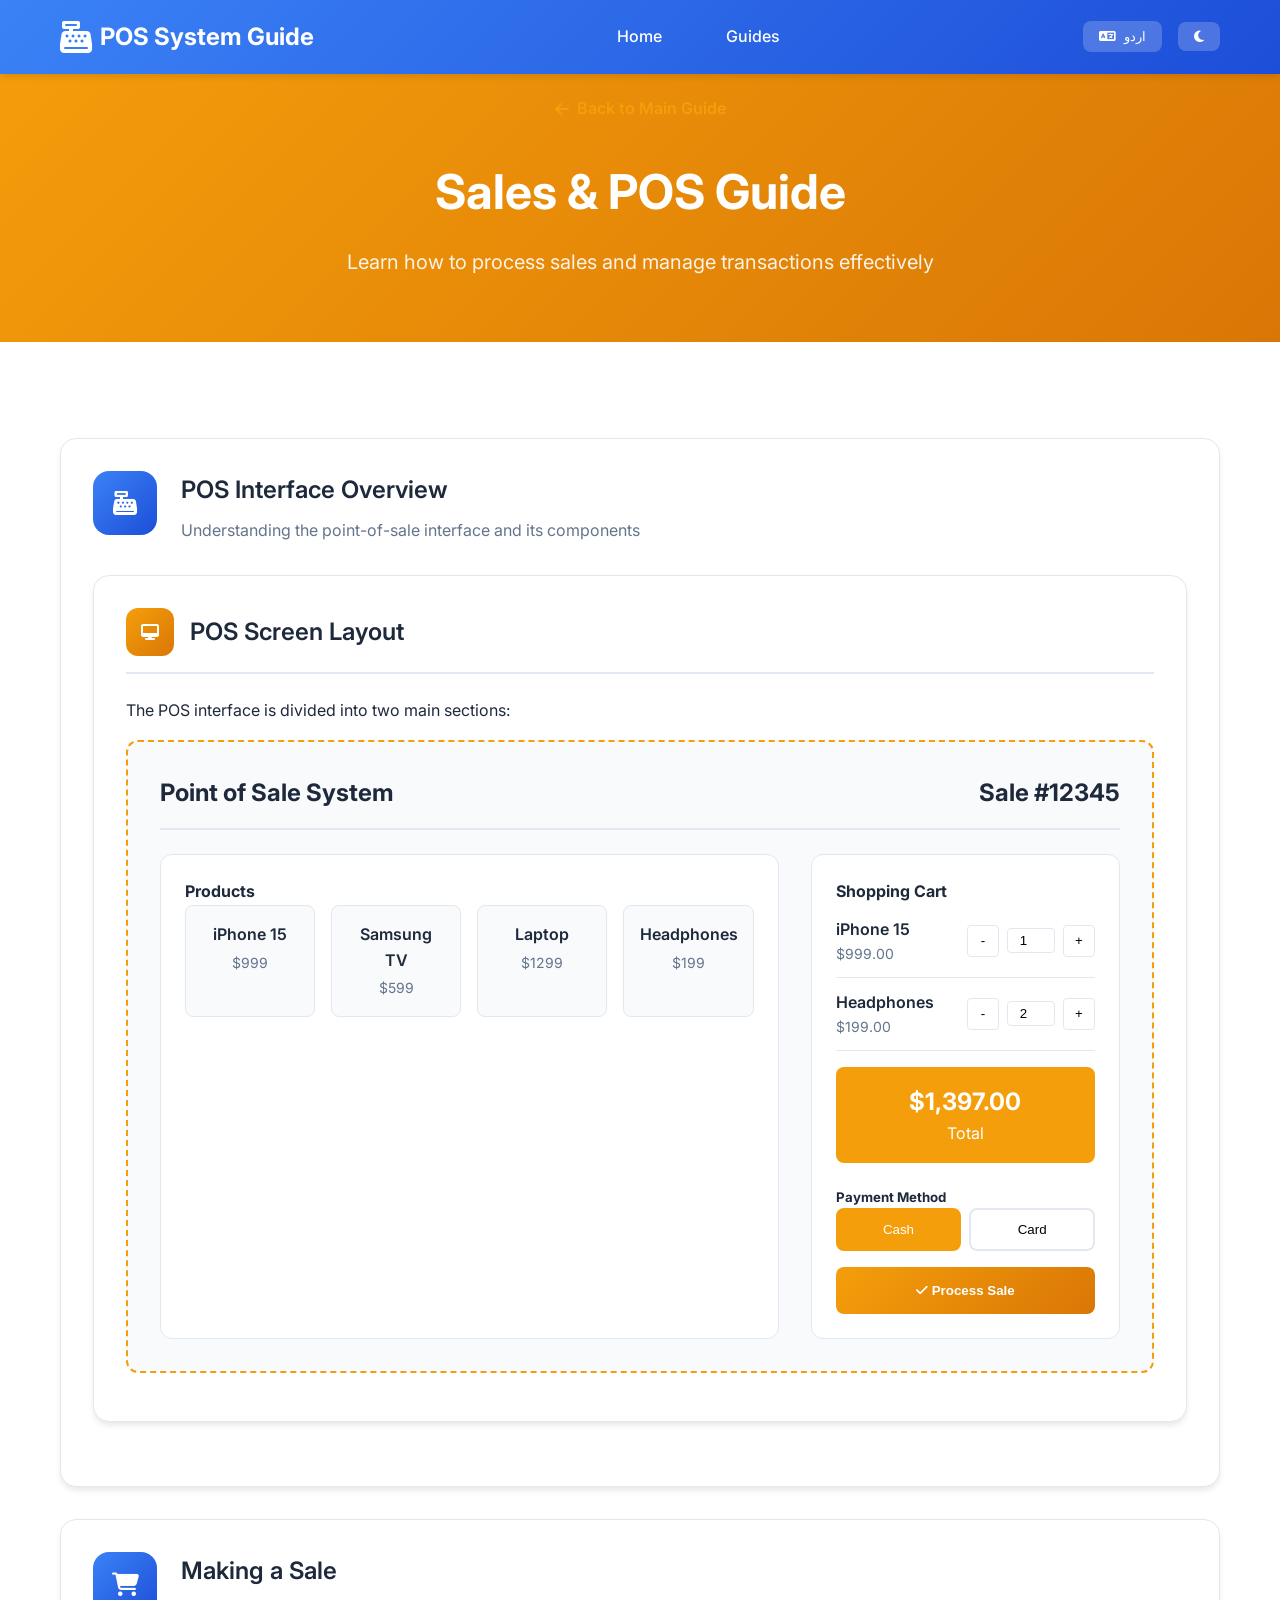
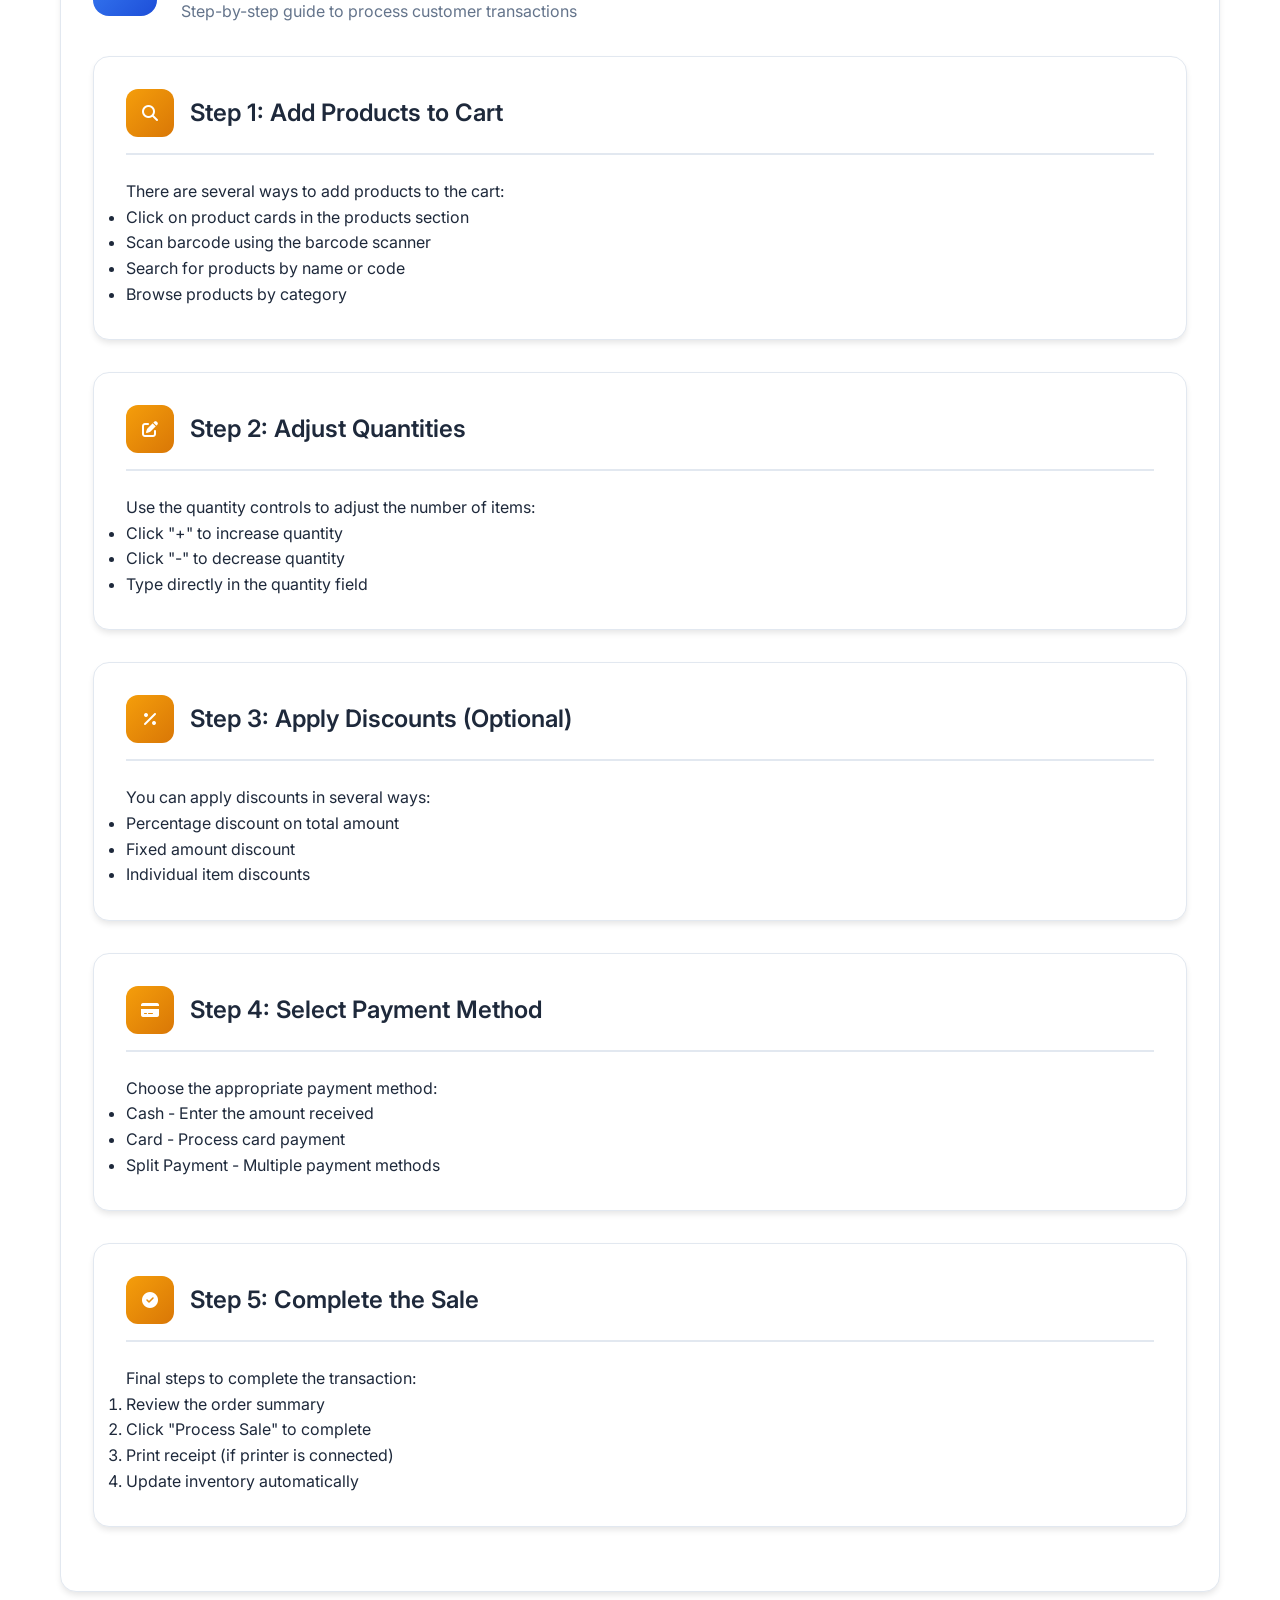
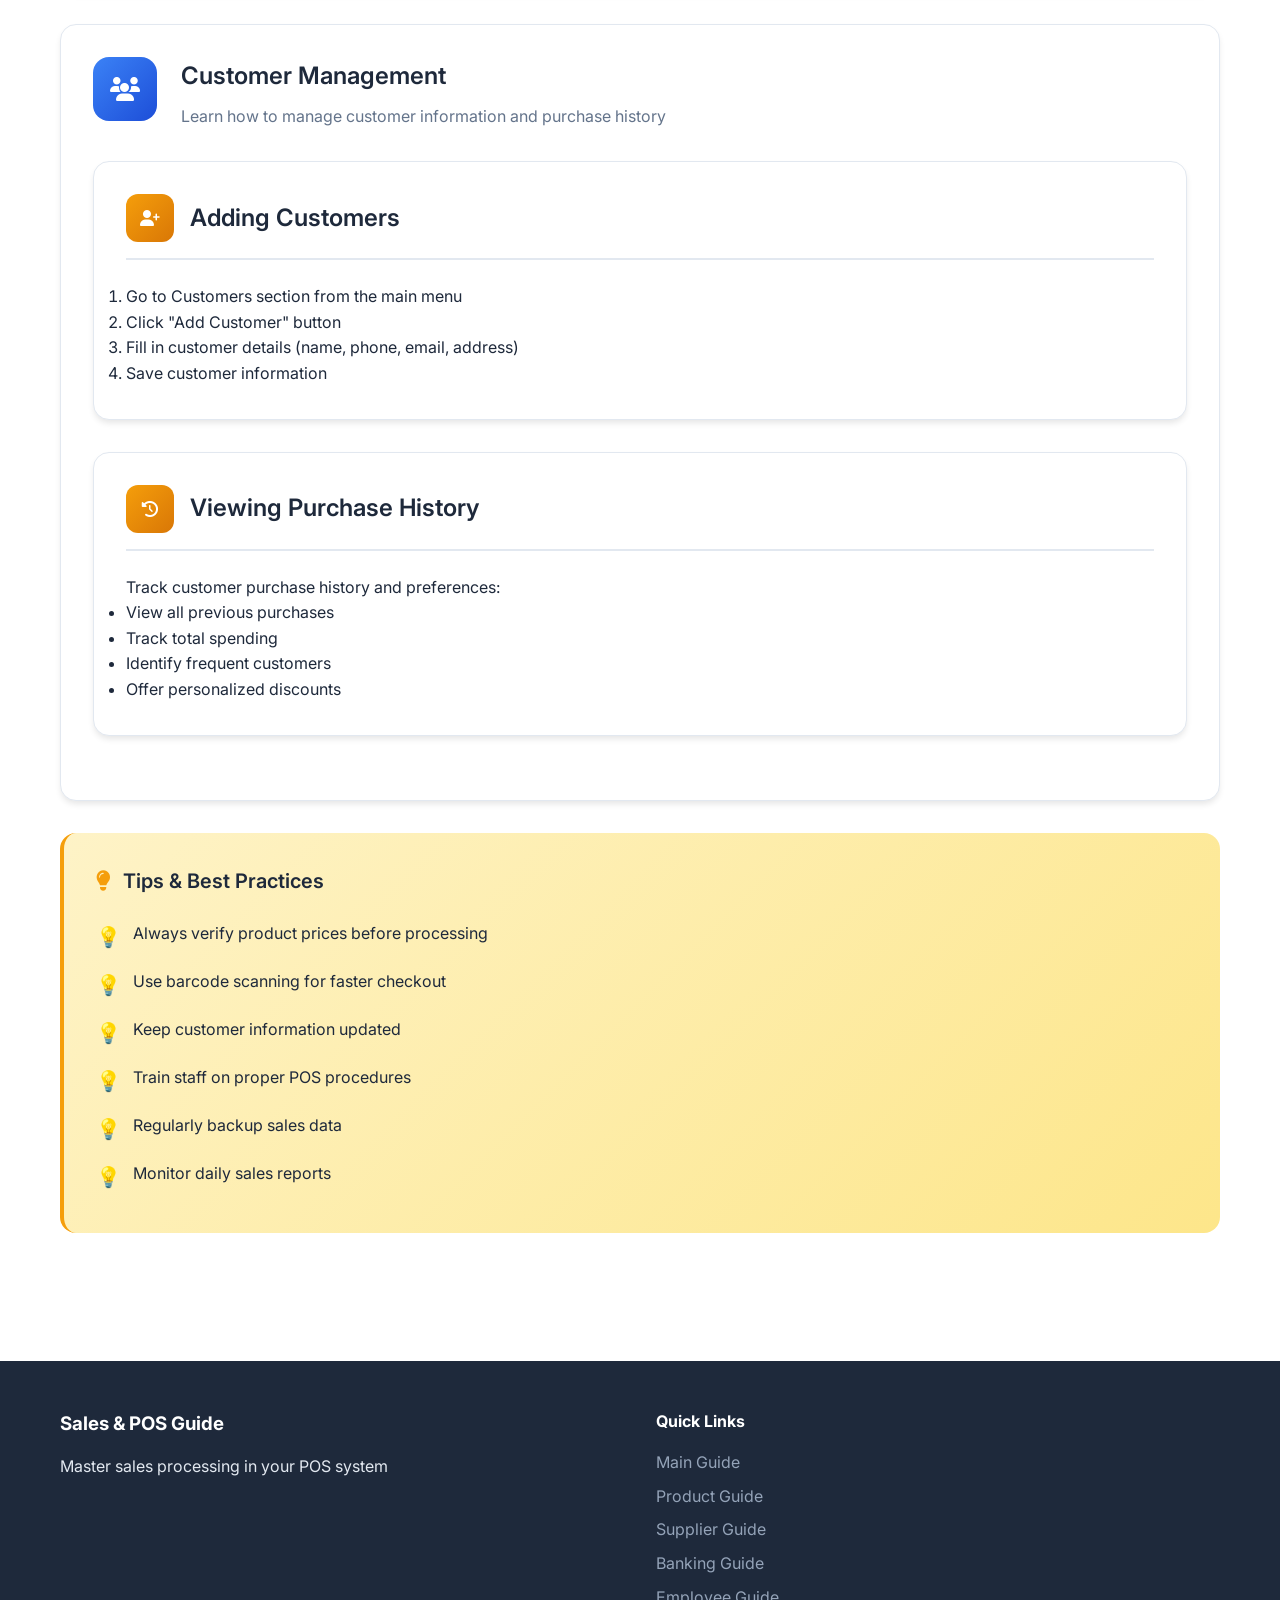
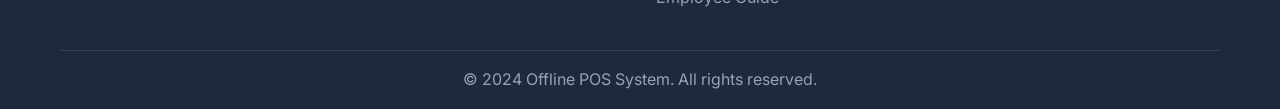
<file: help_website/sales-guide.html>
<!DOCTYPE html>
<html lang="en" dir="ltr">
<head>
    <meta charset="UTF-8">
    <meta name="viewport" content="width=device-width, initial-scale=1.0">
    <title>Sales & POS Guide | فروخت اور پوس گائیڈ</title>
    <link rel="stylesheet" href="styles.css">
    <link href="https://fonts.googleapis.com/css2?family=Inter:wght@300;400;500;600;700&display=swap" rel="stylesheet">
    <link href="https://fonts.googleapis.com/css2?family=Noto+Sans+Arabic:wght@300;400;500;600;700&display=swap" rel="stylesheet">
    <link rel="stylesheet" href="https://cdnjs.cloudflare.com/ajax/libs/font-awesome/6.4.0/css/all.min.css">
    <style>
        .guide-hero {
            background: linear-gradient(135deg, #f59e0b, #d97706);
            color: white;
            padding: 6rem 0 4rem;
            text-align: center;
        }
        
        .guide-hero h1 {
            font-size: 3rem;
            margin-bottom: 1rem;
        }
        
        .guide-hero p {
            font-size: 1.25rem;
            opacity: 0.9;
        }
        
        .step-visual {
            background: white;
            border-radius: 1rem;
            padding: 2rem;
            margin: 2rem 0;
            box-shadow: 0 4px 6px -1px rgba(0, 0, 0, 0.1);
            border: 1px solid #e2e8f0;
        }
        
        .step-visual.dark-theme {
            background: #1e293b;
            border-color: #334155;
        }
        
        .visual-header {
            display: flex;
            align-items: center;
            gap: 1rem;
            margin-bottom: 1.5rem;
            padding-bottom: 1rem;
            border-bottom: 2px solid #e2e8f0;
        }
        
        .dark-theme .visual-header {
            border-color: #334155;
        }
        
        .visual-icon {
            width: 3rem;
            height: 3rem;
            background: linear-gradient(135deg, #f59e0b, #d97706);
            border-radius: 0.75rem;
            display: flex;
            align-items: center;
            justify-content: center;
            color: white;
        }
        
        .visual-title {
            font-size: 1.5rem;
            font-weight: 600;
            color: #1e293b;
        }
        
        .dark-theme .visual-title {
            color: #e2e8f0;
        }
        
        .pos-interface {
            background: #f8fafc;
            border-radius: 0.75rem;
            padding: 2rem;
            border: 2px dashed #f59e0b;
            margin: 1rem 0;
        }
        
        .dark-theme .pos-interface {
            background: #0f172a;
            border-color: #f59e0b;
        }
        
        .pos-header {
            display: flex;
            justify-content: space-between;
            align-items: center;
            margin-bottom: 1.5rem;
            padding-bottom: 1rem;
            border-bottom: 2px solid #e2e8f0;
        }
        
        .dark-theme .pos-header {
            border-color: #334155;
        }
        
        .pos-title {
            font-size: 1.5rem;
            font-weight: 700;
            color: #1e293b;
        }
        
        .dark-theme .pos-title {
            color: #e2e8f0;
        }
        
        .pos-layout {
            display: grid;
            grid-template-columns: 2fr 1fr;
            gap: 2rem;
        }
        
        .products-section {
            background: white;
            border-radius: 0.75rem;
            padding: 1.5rem;
            border: 1px solid #e2e8f0;
        }
        
        .dark-theme .products-section {
            background: #1e293b;
            border-color: #334155;
        }
        
        .cart-section {
            background: white;
            border-radius: 0.75rem;
            padding: 1.5rem;
            border: 1px solid #e2e8f0;
        }
        
        .dark-theme .cart-section {
            background: #1e293b;
            border-color: #334155;
        }
        
        .product-grid {
            display: grid;
            grid-template-columns: repeat(auto-fit, minmax(120px, 1fr));
            gap: 1rem;
            margin-bottom: 1.5rem;
        }
        
        .product-card {
            background: #f8fafc;
            border-radius: 0.5rem;
            padding: 1rem;
            text-align: center;
            border: 1px solid #e2e8f0;
            cursor: pointer;
            transition: all 0.3s ease;
        }
        
        .product-card:hover {
            background: #f59e0b;
            color: white;
            transform: translateY(-2px);
        }
        
        .dark-theme .product-card {
            background: #0f172a;
            border-color: #334155;
        }
        
        .product-name {
            font-weight: 600;
            margin-bottom: 0.25rem;
        }
        
        .product-price {
            font-size: 0.875rem;
            color: #64748b;
        }
        
        .dark-theme .product-price {
            color: #94a3b8;
        }
        
        .cart-item {
            display: flex;
            justify-content: space-between;
            align-items: center;
            padding: 0.75rem 0;
            border-bottom: 1px solid #e2e8f0;
        }
        
        .dark-theme .cart-item {
            border-color: #334155;
        }
        
        .cart-item:last-child {
            border-bottom: none;
        }
        
        .item-details {
            flex: 1;
        }
        
        .item-name {
            font-weight: 600;
            color: #1e293b;
        }
        
        .dark-theme .item-name {
            color: #e2e8f0;
        }
        
        .item-price {
            font-size: 0.875rem;
            color: #64748b;
        }
        
        .dark-theme .item-price {
            color: #94a3b8;
        }
        
        .item-controls {
            display: flex;
            align-items: center;
            gap: 0.5rem;
        }
        
        .quantity-btn {
            width: 2rem;
            height: 2rem;
            border: 1px solid #e2e8f0;
            background: white;
            border-radius: 0.25rem;
            display: flex;
            align-items: center;
            justify-content: center;
            cursor: pointer;
            transition: all 0.3s ease;
        }
        
        .quantity-btn:hover {
            background: #f59e0b;
            color: white;
        }
        
        .dark-theme .quantity-btn {
            background: #1e293b;
            border-color: #334155;
            color: #e2e8f0;
        }
        
        .quantity-input {
            width: 3rem;
            text-align: center;
            border: 1px solid #e2e8f0;
            border-radius: 0.25rem;
            padding: 0.25rem;
        }
        
        .dark-theme .quantity-input {
            background: #1e293b;
            border-color: #334155;
            color: #e2e8f0;
        }
        
        .cart-total {
            background: #f59e0b;
            color: white;
            padding: 1rem;
            border-radius: 0.5rem;
            text-align: center;
            margin-top: 1rem;
        }
        
        .total-amount {
            font-size: 1.5rem;
            font-weight: 700;
        }
        
        .payment-section {
            margin-top: 1.5rem;
        }
        
        .payment-methods {
            display: grid;
            grid-template-columns: 1fr 1fr;
            gap: 0.5rem;
            margin-bottom: 1rem;
        }
        
        .payment-btn {
            padding: 0.75rem;
            border: 2px solid #e2e8f0;
            background: white;
            border-radius: 0.5rem;
            cursor: pointer;
            transition: all 0.3s ease;
            text-align: center;
        }
        
        .payment-btn.active {
            background: #f59e0b;
            color: white;
            border-color: #f59e0b;
        }
        
        .dark-theme .payment-btn {
            background: #1e293b;
            border-color: #334155;
            color: #e2e8f0;
        }
        
        .process-btn {
            width: 100%;
            padding: 1rem;
            background: linear-gradient(135deg, #f59e0b, #d97706);
            color: white;
            border: none;
            border-radius: 0.5rem;
            font-weight: 600;
            cursor: pointer;
            transition: all 0.3s ease;
        }
        
        .process-btn:hover {
            transform: translateY(-2px);
            box-shadow: 0 4px 12px rgba(245, 158, 11, 0.4);
        }
        
        .tips-section {
            background: linear-gradient(135deg, #fef3c7, #fde68a);
            border-radius: 1rem;
            padding: 2rem;
            margin: 2rem 0;
            border-left: 4px solid #f59e0b;
        }
        
        .dark-theme .tips-section {
            background: linear-gradient(135deg, #0f172a, #1e293b);
            border-left-color: #f59e0b;
        }
        
        .tips-header {
            display: flex;
            align-items: center;
            gap: 0.75rem;
            margin-bottom: 1rem;
        }
        
        .tips-icon {
            color: #f59e0b;
            font-size: 1.25rem;
        }
        
        .tips-title {
            font-size: 1.25rem;
            font-weight: 600;
            color: #1e293b;
        }
        
        .dark-theme .tips-title {
            color: #e2e8f0;
        }
        
        .tips-list {
            list-style: none;
            padding: 0;
        }
        
        .tips-list li {
            padding: 0.5rem 0;
            display: flex;
            align-items: flex-start;
            gap: 0.75rem;
        }
        
        .tips-list li::before {
            content: "💡";
            font-size: 1.25rem;
        }
        
        .back-button {
            display: inline-flex;
            align-items: center;
            gap: 0.5rem;
            color: #f59e0b;
            text-decoration: none;
            font-weight: 600;
            margin-bottom: 2rem;
            transition: color 0.3s ease;
        }
        
        .back-button:hover {
            color: #d97706;
        }
        
        .dark-theme .back-button {
            color: #fbbf24;
        }
        
        .dark-theme .back-button:hover {
            color: #f59e0b;
        }
        
        @media (max-width: 768px) {
            .pos-layout {
                grid-template-columns: 1fr;
            }
            
            .product-grid {
                grid-template-columns: repeat(auto-fit, minmax(100px, 1fr));
            }
        }
    </style>
</head>
<body>
    <!-- Navigation -->
    <nav class="navbar">
        <div class="nav-container">
            <div class="nav-logo">
                <i class="fas fa-cash-register"></i>
                <span class="en">POS System Guide</span>
                <span class="ur" style="display: none;">پوس سسٹم گائیڈ</span>
            </div>
            <div class="nav-menu">
                <a href="index.html" class="nav-link">
                    <span class="en">Home</span>
                    <span class="ur" style="display: none;">ہوم</span>
                </a>
                <a href="index.html#guides" class="nav-link">
                    <span class="en">Guides</span>
                    <span class="ur" style="display: none;">گائیڈز</span>
                </a>
            </div>
            <div class="nav-controls">
                <button class="lang-toggle" onclick="toggleLanguage()">
                    <i class="fas fa-language"></i>
                    <span class="en">اردو</span>
                    <span class="ur" style="display: none;">English</span>
                </button>
                <button class="theme-toggle" onclick="toggleTheme()">
                    <i class="fas fa-moon"></i>
                </button>
            </div>
        </div>
    </nav>

    <!-- Guide Hero -->
    <section class="guide-hero">
        <div class="container">
            <a href="index.html" class="back-button">
                <i class="fas fa-arrow-left"></i>
                <span class="en">Back to Main Guide</span>
                <span class="ur" style="display: none;">مین گائیڈ پر واپس</span>
            </a>
            <h1>
                <span class="en">Sales & POS Guide</span>
                <span class="ur" style="display: none;">فروخت اور پوس گائیڈ</span>
            </h1>
            <p>
                <span class="en">Learn how to process sales and manage transactions effectively</span>
                <span class="ur" style="display: none;">فروخت پروسیس اور لین دین کا مؤثر انتظام کرنا سیکھیں</span>
            </p>
        </div>
    </section>

    <!-- Guide Content -->
    <section class="guides">
        <div class="container">
            <!-- POS Interface Overview -->
            <div class="guide-section">
                <div class="guide-header">
                    <div class="guide-icon">
                        <i class="fas fa-cash-register"></i>
                    </div>
                    <div class="guide-title">
                        <h3>
                            <span class="en">POS Interface Overview</span>
                            <span class="ur" style="display: none;">پوس انٹرفیس کا جائزہ</span>
                        </h3>
                        <p>
                            <span class="en">Understanding the point-of-sale interface and its components</span>
                            <span class="ur" style="display: none;">پوائنٹ آف سیل انٹرفیس اور اس کے اجزاء کو سمجھنا</span>
                        </p>
                    </div>
                </div>
                
                <div class="guide-content">
                    <div class="step-visual">
                        <div class="visual-header">
                            <div class="visual-icon">
                                <i class="fas fa-desktop"></i>
                            </div>
                            <div class="visual-title">
                                <span class="en">POS Screen Layout</span>
                                <span class="ur" style="display: none;">پوس اسکرین کا لی آؤٹ</span>
                            </div>
                        </div>
                        <p>
                            <span class="en">The POS interface is divided into two main sections:</span>
                            <span class="ur" style="display: none;">پوس انٹرفیس دو اہم حصوں میں تقسیم ہے:</span>
                        </p>
                        
                        <div class="pos-interface">
                            <div class="pos-header">
                                <div class="pos-title">
                                    <span class="en">Point of Sale System</span>
                                    <span class="ur" style="display: none;">پوائنٹ آف سیل سسٹم</span>
                                </div>
                                <div class="pos-title">
                                    <span class="en">Sale #12345</span>
                                    <span class="ur" style="display: none;">فروخت #12345</span>
                                </div>
                            </div>
                            
                            <div class="pos-layout">
                                <div class="products-section">
                                    <h4>
                                        <span class="en">Products</span>
                                        <span class="ur" style="display: none;">مصنوعات</span>
                                    </h4>
                                    <div class="product-grid">
                                        <div class="product-card">
                                            <div class="product-name">iPhone 15</div>
                                            <div class="product-price">$999</div>
                                        </div>
                                        <div class="product-card">
                                            <div class="product-name">Samsung TV</div>
                                            <div class="product-price">$599</div>
                                        </div>
                                        <div class="product-card">
                                            <div class="product-name">Laptop</div>
                                            <div class="product-price">$1299</div>
                                        </div>
                                        <div class="product-card">
                                            <div class="product-name">Headphones</div>
                                            <div class="product-price">$199</div>
                                        </div>
                                    </div>
                                </div>
                                
                                <div class="cart-section">
                                    <h4>
                                        <span class="en">Shopping Cart</span>
                                        <span class="ur" style="display: none;">خریداری کی ٹوکری</span>
                                    </h4>
                                    <div class="cart-item">
                                        <div class="item-details">
                                            <div class="item-name">iPhone 15</div>
                                            <div class="item-price">$999.00</div>
                                        </div>
                                        <div class="item-controls">
                                            <button class="quantity-btn">-</button>
                                            <input type="number" class="quantity-input" value="1" min="1">
                                            <button class="quantity-btn">+</button>
                                        </div>
                                    </div>
                                    <div class="cart-item">
                                        <div class="item-details">
                                            <div class="item-name">Headphones</div>
                                            <div class="item-price">$199.00</div>
                                        </div>
                                        <div class="item-controls">
                                            <button class="quantity-btn">-</button>
                                            <input type="number" class="quantity-input" value="2" min="1">
                                            <button class="quantity-btn">+</button>
                                        </div>
                                    </div>
                                    
                                    <div class="cart-total">
                                        <div class="total-amount">$1,397.00</div>
                                        <div>
                                            <span class="en">Total</span>
                                            <span class="ur" style="display: none;">کل</span>
                                        </div>
                                    </div>
                                    
                                    <div class="payment-section">
                                        <h5>
                                            <span class="en">Payment Method</span>
                                            <span class="ur" style="display: none;">ادائیگی کا طریقہ</span>
                                        </h5>
                                        <div class="payment-methods">
                                            <button class="payment-btn active">
                                                <span class="en">Cash</span>
                                                <span class="ur" style="display: none;">نقد</span>
                                            </button>
                                            <button class="payment-btn">
                                                <span class="en">Card</span>
                                                <span class="ur" style="display: none;">کارڈ</span>
                                            </button>
                                        </div>
                                        <button class="process-btn">
                                            <i class="fas fa-check"></i>
                                            <span class="en">Process Sale</span>
                                            <span class="ur" style="display: none;">فروخت پروسیس کریں</span>
                                        </button>
                                    </div>
                                </div>
                            </div>
                        </div>
                    </div>
                </div>
            </div>

            <!-- Making a Sale -->
            <div class="guide-section">
                <div class="guide-header">
                    <div class="guide-icon">
                        <i class="fas fa-shopping-cart"></i>
                    </div>
                    <div class="guide-title">
                        <h3>
                            <span class="en">Making a Sale</span>
                            <span class="ur" style="display: none;">فروخت کرنا</span>
                        </h3>
                        <p>
                            <span class="en">Step-by-step guide to process customer transactions</span>
                            <span class="ur" style="display: none;">کسٹمر کے لین دین کو پروسیس کرنے کا قدم بہ قدم گائیڈ</span>
                        </p>
                    </div>
                </div>
                
                <div class="guide-content">
                    <div class="step-visual">
                        <div class="visual-header">
                            <div class="visual-icon">
                                <i class="fas fa-search"></i>
                            </div>
                            <div class="visual-title">
                                <span class="en">Step 1: Add Products to Cart</span>
                                <span class="ur" style="display: none;">قدم 1: کارٹ میں مصنوعات شامل کریں</span>
                            </div>
                        </div>
                        <p>
                            <span class="en">There are several ways to add products to the cart:</span>
                            <span class="ur" style="display: none;">کارٹ میں مصنوعات شامل کرنے کے کئی طریقے ہیں:</span>
                        </p>
                        <ul>
                            <li>
                                <span class="en">Click on product cards in the products section</span>
                                <span class="ur" style="display: none;">مصنوعات کے سیکشن میں مصنوعات کے کارڈز پر کلک کریں</span>
                            </li>
                            <li>
                                <span class="en">Scan barcode using the barcode scanner</span>
                                <span class="ur" style="display: none;">بارکوڈ اسکینر استعمال کرکے بارکوڈ اسکین کریں</span>
                            </li>
                            <li>
                                <span class="en">Search for products by name or code</span>
                                <span class="ur" style="display: none;">نام یا کوڈ سے مصنوعات تلاش کریں</span>
                            </li>
                            <li>
                                <span class="en">Browse products by category</span>
                                <span class="ur" style="display: none;">قسم کے حساب سے مصنوعات براؤز کریں</span>
                            </li>
                        </ul>
                    </div>

                    <div class="step-visual">
                        <div class="visual-header">
                            <div class="visual-icon">
                                <i class="fas fa-edit"></i>
                            </div>
                            <div class="visual-title">
                                <span class="en">Step 2: Adjust Quantities</span>
                                <span class="ur" style="display: none;">قدم 2: مقدار ایڈجسٹ کریں</span>
                            </div>
                        </div>
                        <p>
                            <span class="en">Use the quantity controls to adjust the number of items:</span>
                            <span class="ur" style="display: none;">آئٹمز کی تعداد ایڈجسٹ کرنے کے لیے مقدار کنٹرولز استعمال کریں:</span>
                        </p>
                        <ul>
                            <li>
                                <span class="en">Click "+" to increase quantity</span>
                                <span class="ur" style="display: none;">مقدار بڑھانے کے لیے "+" پر کلک کریں</span>
                            </li>
                            <li>
                                <span class="en">Click "-" to decrease quantity</span>
                                <span class="ur" style="display: none;">مقدار کم کرنے کے لیے "-" پر کلک کریں</span>
                            </li>
                            <li>
                                <span class="en">Type directly in the quantity field</span>
                                <span class="ur" style="display: none;">مقدار فیلڈ میں براہ راست ٹائپ کریں</span>
                            </li>
                        </ul>
                    </div>

                    <div class="step-visual">
                        <div class="visual-header">
                            <div class="visual-icon">
                                <i class="fas fa-percentage"></i>
                            </div>
                            <div class="visual-title">
                                <span class="en">Step 3: Apply Discounts (Optional)</span>
                                <span class="ur" style="display: none;">قدم 3: رعایت لاگو کریں (اختیاری)</span>
                            </div>
                        </div>
                        <p>
                            <span class="en">You can apply discounts in several ways:</span>
                            <span class="ur" style="display: none;">آپ کئی طریقوں سے رعایت لاگو کر سکتے ہیں:</span>
                        </p>
                        <ul>
                            <li>
                                <span class="en">Percentage discount on total amount</span>
                                <span class="ur" style="display: none;">کل رقم پر فیصد رعایت</span>
                            </li>
                            <li>
                                <span class="en">Fixed amount discount</span>
                                <span class="ur" style="display: none;">مقررہ رقم کی رعایت</span>
                            </li>
                            <li>
                                <span class="en">Individual item discounts</span>
                                <span class="ur" style="display: none;">انفرادی آئٹم کی رعایتیں</span>
                            </li>
                        </ul>
                    </div>

                    <div class="step-visual">
                        <div class="visual-header">
                            <div class="visual-icon">
                                <i class="fas fa-credit-card"></i>
                            </div>
                            <div class="visual-title">
                                <span class="en">Step 4: Select Payment Method</span>
                                <span class="ur" style="display: none;">قدم 4: ادائیگی کا طریقہ منتخب کریں</span>
                            </div>
                        </div>
                        <p>
                            <span class="en">Choose the appropriate payment method:</span>
                            <span class="ur" style="display: none;">مناسب ادائیگی کا طریقہ منتخب کریں:</span>
                        </p>
                        <ul>
                            <li>
                                <span class="en">Cash - Enter the amount received</span>
                                <span class="ur" style="display: none;">نقد - وصول شدہ رقم درج کریں</span>
                            </li>
                            <li>
                                <span class="en">Card - Process card payment</span>
                                <span class="ur" style="display: none;">کارڈ - کارڈ کی ادائیگی پروسیس کریں</span>
                            </li>
                            <li>
                                <span class="en">Split Payment - Multiple payment methods</span>
                                <span class="ur" style="display: none;">تقسیم ادائیگی - متعدد ادائیگی کے طریقے</span>
                            </li>
                        </ul>
                    </div>

                    <div class="step-visual">
                        <div class="visual-header">
                            <div class="visual-icon">
                                <i class="fas fa-check-circle"></i>
                            </div>
                            <div class="visual-title">
                                <span class="en">Step 5: Complete the Sale</span>
                                <span class="ur" style="display: none;">قدم 5: فروخت مکمل کریں</span>
                            </div>
                        </div>
                        <p>
                            <span class="en">Final steps to complete the transaction:</span>
                            <span class="ur" style="display: none;">لین دین مکمل کرنے کے آخری اقدامات:</span>
                        </p>
                        <ol>
                            <li>
                                <span class="en">Review the order summary</span>
                                <span class="ur" style="display: none;">آرڈر کا خلاصہ جائزہ لیں</span>
                            </li>
                            <li>
                                <span class="en">Click "Process Sale" to complete</span>
                                <span class="ur" style="display: none;">مکمل کرنے کے لیے "فروخت پروسیس کریں" پر کلک کریں</span>
                            </li>
                            <li>
                                <span class="en">Print receipt (if printer is connected)</span>
                                <span class="ur" style="display: none;">رسید پرنٹ کریں (اگر پرنٹر کنیکٹ ہے)</span>
                            </li>
                            <li>
                                <span class="en">Update inventory automatically</span>
                                <span class="ur" style="display: none;">انوینٹری کو خودکار طور پر اپڈیٹ کریں</span>
                            </li>
                        </ol>
                    </div>
                </div>
            </div>

            <!-- Customer Management -->
            <div class="guide-section">
                <div class="guide-header">
                    <div class="guide-icon">
                        <i class="fas fa-users"></i>
                    </div>
                    <div class="guide-title">
                        <h3>
                            <span class="en">Customer Management</span>
                            <span class="ur" style="display: none;">کسٹمر کا انتظام</span>
                        </h3>
                        <p>
                            <span class="en">Learn how to manage customer information and purchase history</span>
                            <span class="ur" style="display: none;">کسٹمر کی معلومات اور خریداری کی تاریخ کا انتظام کرنا سیکھیں</span>
                        </p>
                    </div>
                </div>
                
                <div class="guide-content">
                    <div class="step-visual">
                        <div class="visual-header">
                            <div class="visual-icon">
                                <i class="fas fa-user-plus"></i>
                            </div>
                            <div class="visual-title">
                                <span class="en">Adding Customers</span>
                                <span class="ur" style="display: none;">کسٹمرز شامل کرنا</span>
                            </div>
                        </div>
                        <ol>
                            <li>
                                <span class="en">Go to Customers section from the main menu</span>
                                <span class="ur" style="display: none;">مین مینو سے کسٹمرز کے سیکشن میں جائیں</span>
                            </li>
                            <li>
                                <span class="en">Click "Add Customer" button</span>
                                <span class="ur" style="display: none;">"کسٹمر شامل کریں" بٹن پر کلک کریں</span>
                            </li>
                            <li>
                                <span class="en">Fill in customer details (name, phone, email, address)</span>
                                <span class="ur" style="display: none;">کسٹمر کی تفصیلات بھریں (نام، فون، ای میل، پتہ)</span>
                            </li>
                            <li>
                                <span class="en">Save customer information</span>
                                <span class="ur" style="display: none;">کسٹمر کی معلومات محفوظ کریں</span>
                            </li>
                        </ol>
                    </div>

                    <div class="step-visual">
                        <div class="visual-header">
                            <div class="visual-icon">
                                <i class="fas fa-history"></i>
                            </div>
                            <div class="visual-title">
                                <span class="en">Viewing Purchase History</span>
                                <span class="ur" style="display: none;">خریداری کی تاریخ دیکھنا</span>
                            </div>
                        </div>
                        <p>
                            <span class="en">Track customer purchase history and preferences:</span>
                            <span class="ur" style="display: none;">کسٹمر کی خریداری کی تاریخ اور ترجیحات کا ٹریک کریں:</span>
                        </p>
                        <ul>
                            <li>
                                <span class="en">View all previous purchases</span>
                                <span class="ur" style="display: none;">تمام پچھلی خریداریاں دیکھیں</span>
                            </li>
                            <li>
                                <span class="en">Track total spending</span>
                                <span class="ur" style="display: none;">کل خرچ کا ٹریک کریں</span>
                            </li>
                            <li>
                                <span class="en">Identify frequent customers</span>
                                <span class="ur" style="display: none;">باقاعدہ کسٹمرز کی شناخت کریں</span>
                            </li>
                            <li>
                                <span class="en">Offer personalized discounts</span>
                                <span class="ur" style="display: none;">ذاتی رعایتیں پیش کریں</span>
                            </li>
                        </ul>
                    </div>
                </div>
            </div>

            <!-- Tips and Best Practices -->
            <div class="tips-section">
                <div class="tips-header">
                    <i class="fas fa-lightbulb tips-icon"></i>
                    <div class="tips-title">
                        <span class="en">Tips & Best Practices</span>
                        <span class="ur" style="display: none;">نصائح اور بہترین طریقے</span>
                    </div>
                </div>
                <ul class="tips-list">
                    <li>
                        <span class="en">Always verify product prices before processing</span>
                        <span class="ur" style="display: none;">پروسیس کرنے سے پہلے ہمیشہ مصنوعات کی قیمتوں کی تصدیق کریں</span>
                    </li>
                    <li>
                        <span class="en">Use barcode scanning for faster checkout</span>
                        <span class="ur" style="display: none;">تیز چیک آؤٹ کے لیے بارکوڈ اسکیننگ استعمال کریں</span>
                    </li>
                    <li>
                        <span class="en">Keep customer information updated</span>
                        <span class="ur" style="display: none;">کسٹمر کی معلومات کو اپ ٹو ڈیٹ رکھیں</span>
                    </li>
                    <li>
                        <span class="en">Train staff on proper POS procedures</span>
                        <span class="ur" style="display: none;">اسٹاف کو مناسب پوس طریقہ کار کی تربیت دیں</span>
                    </li>
                    <li>
                        <span class="en">Regularly backup sales data</span>
                        <span class="ur" style="display: none;">فروخت کے ڈیٹا کا باقاعدہ بیک اپ لیں</span>
                    </li>
                    <li>
                        <span class="en">Monitor daily sales reports</span>
                        <span class="ur" style="display: none;">روزانہ فروخت کی رپورٹس کا جائزہ لیں</span>
                    </li>
                </ul>
            </div>
        </div>
    </section>

    <!-- Footer -->
    <footer class="footer">
        <div class="container">
            <div class="footer-content">
                <div class="footer-section">
                    <h3>
                        <span class="en">Sales & POS Guide</span>
                        <span class="ur" style="display: none;">فروخت اور پوس گائیڈ</span>
                    </h3>
                    <p>
                        <span class="en">Master sales processing in your POS system</span>
                        <span class="ur" style="display: none;">اپنے پوس سسٹم میں فروخت پروسیسنگ میں مہارت حاصل کریں</span>
                    </p>
                </div>
                <div class="footer-section">
                    <h4>
                        <span class="en">Quick Links</span>
                        <span class="ur" style="display: none;">فوری لنکس</span>
                    </h4>
                    <ul>
                        <li><a href="index.html">
                            <span class="en">Main Guide</span>
                            <span class="ur" style="display: none;">مین گائیڈ</span>
                        </a></li>
                        <li><a href="product-guide.html">
                            <span class="en">Product Guide</span>
                            <span class="ur" style="display: none;">مصنوعات گائیڈ</span>
                        </a></li>
                        <li><a href="supplier-guide.html">
                            <span class="en">Supplier Guide</span>
                            <span class="ur" style="display: none;">سپلائر گائیڈ</span>
                        </a></li>
                        <li><a href="bank-guide.html">
                            <span class="en">Banking Guide</span>
                            <span class="ur" style="display: none;">بینکنگ گائیڈ</span>
                        </a></li>
                        <li><a href="employee-guide.html">
                            <span class="en">Employee Guide</span>
                            <span class="ur" style="display: none;">ملازم گائیڈ</span>
                        </a></li>
                    </ul>
                </div>
            </div>
            <div class="footer-bottom">
                <p>&copy; 2024 Offline POS System. 
                    <span class="en">All rights reserved.</span>
                    <span class="ur" style="display: none;">تمام حقوق محفوظ ہیں۔</span>
                </p>
            </div>
        </div>
    </footer>

    <script src="script.js"></script>
</body>
</html>
</file>
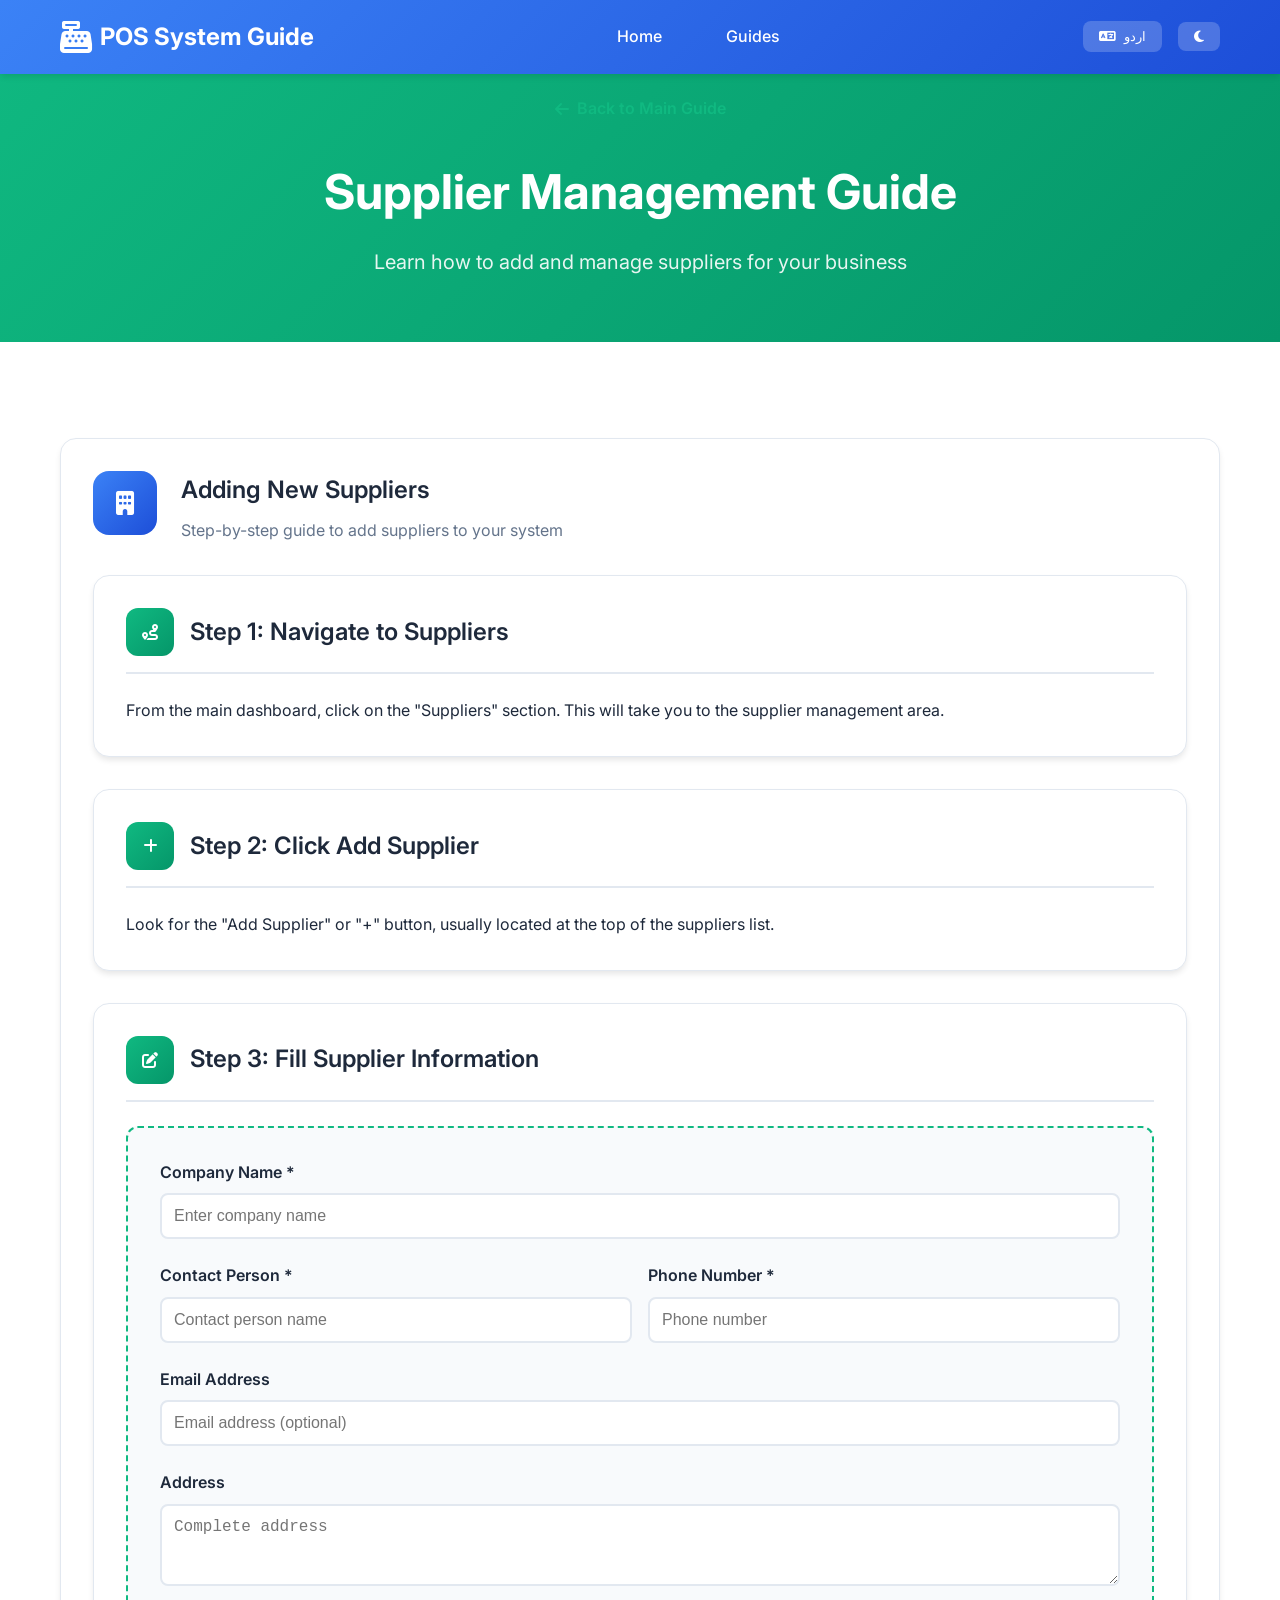
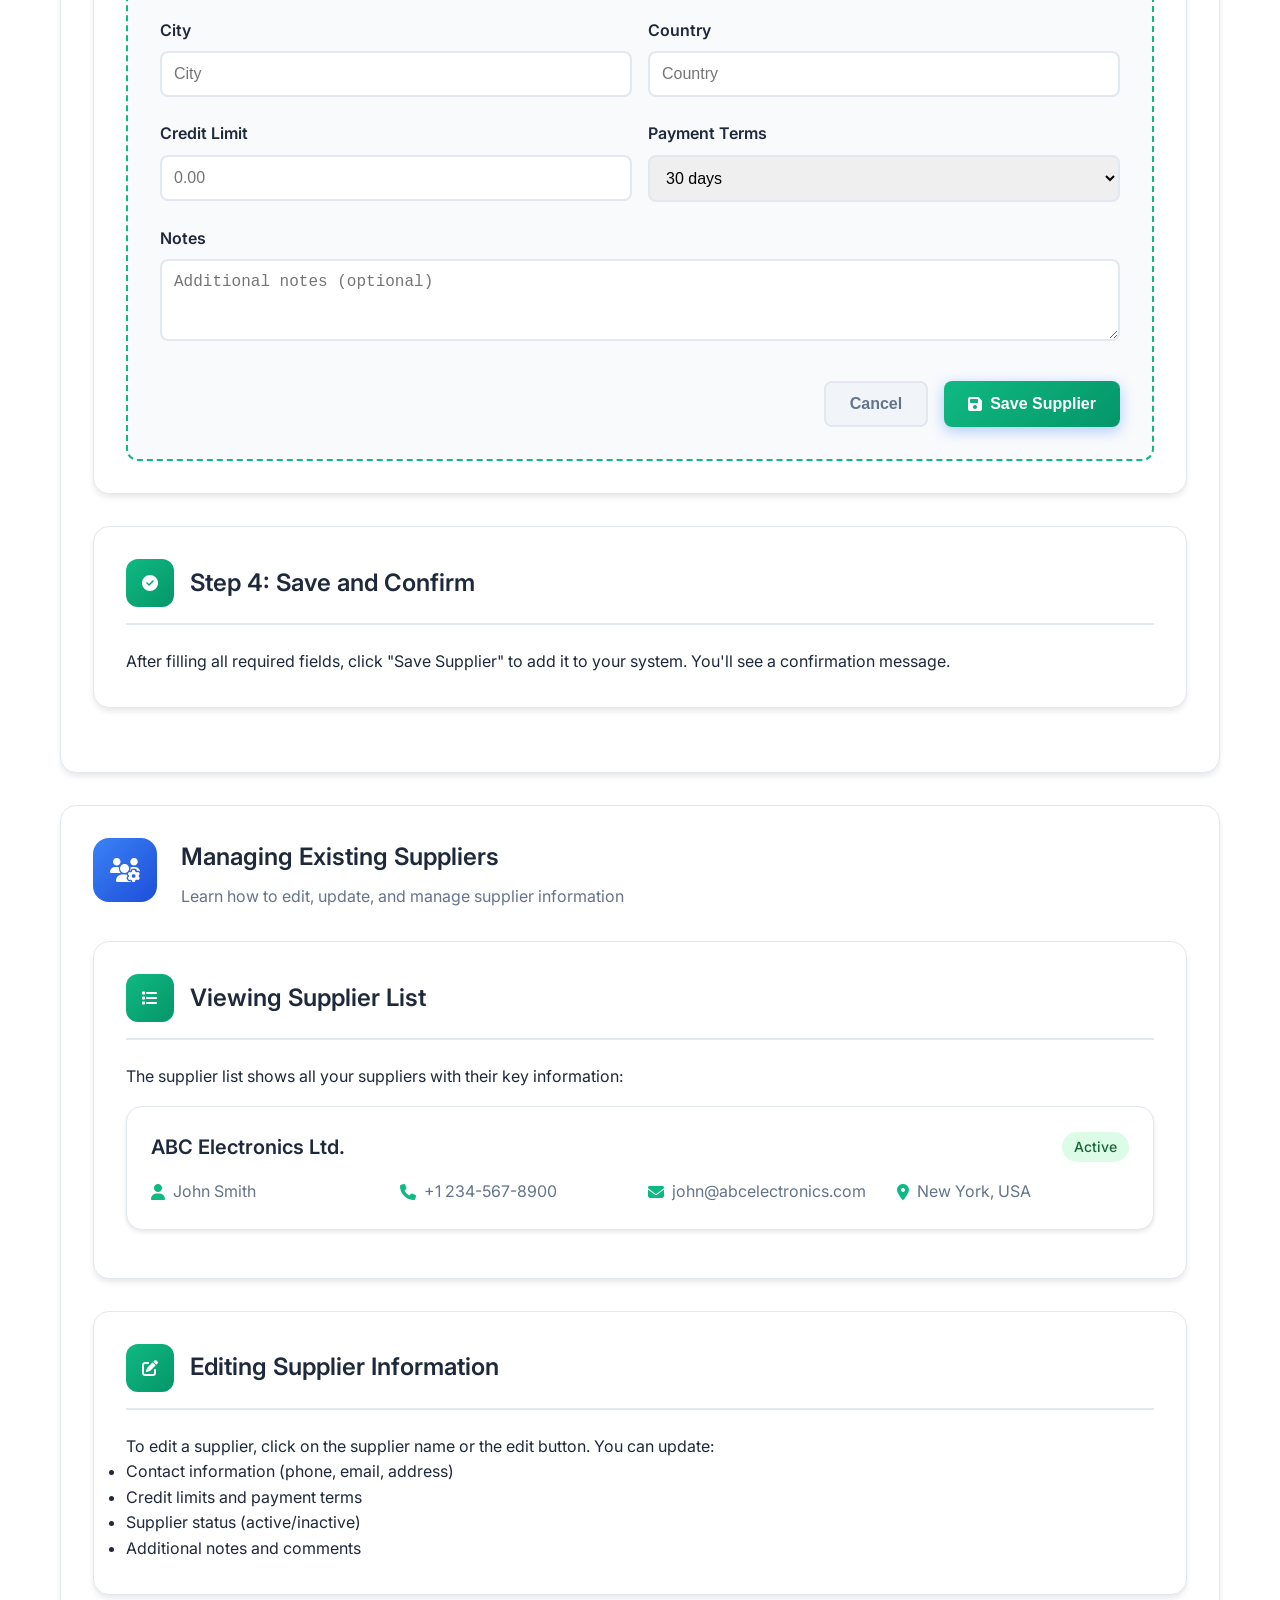
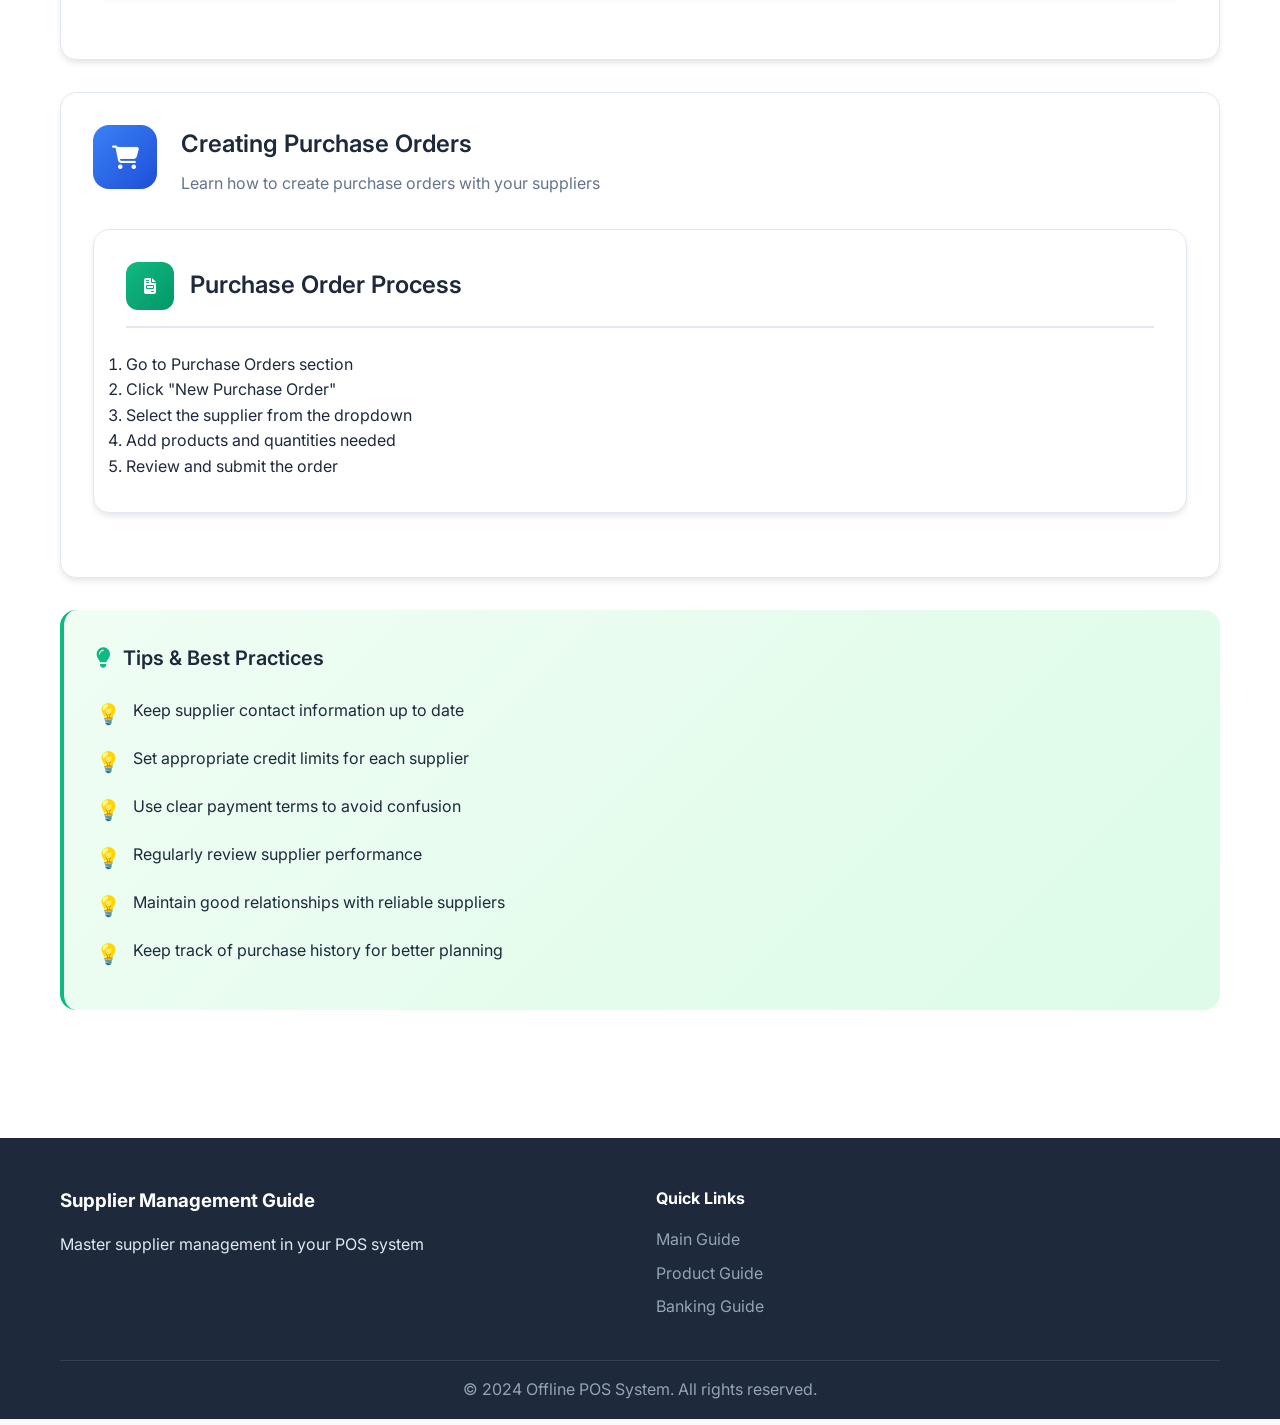
<file: help_website/supplier-guide.html>
<!DOCTYPE html>
<html lang="en" dir="ltr">
<head>
    <meta charset="UTF-8">
    <meta name="viewport" content="width=device-width, initial-scale=1.0">
    <title>Supplier Management Guide | سپلائر کے انتظام کی گائیڈ</title>
    <link rel="stylesheet" href="styles.css">
    <link href="https://fonts.googleapis.com/css2?family=Inter:wght@300;400;500;600;700&display=swap" rel="stylesheet">
    <link href="https://fonts.googleapis.com/css2?family=Noto+Sans+Arabic:wght@300;400;500;600;700&display=swap" rel="stylesheet">
    <link rel="stylesheet" href="https://cdnjs.cloudflare.com/ajax/libs/font-awesome/6.4.0/css/all.min.css">
    <style>
        .guide-hero {
            background: linear-gradient(135deg, #10b981, #059669);
            color: white;
            padding: 6rem 0 4rem;
            text-align: center;
        }
        
        .guide-hero h1 {
            font-size: 3rem;
            margin-bottom: 1rem;
        }
        
        .guide-hero p {
            font-size: 1.25rem;
            opacity: 0.9;
        }
        
        .step-visual {
            background: white;
            border-radius: 1rem;
            padding: 2rem;
            margin: 2rem 0;
            box-shadow: 0 4px 6px -1px rgba(0, 0, 0, 0.1);
            border: 1px solid #e2e8f0;
        }
        
        .step-visual.dark-theme {
            background: #1e293b;
            border-color: #334155;
        }
        
        .visual-header {
            display: flex;
            align-items: center;
            gap: 1rem;
            margin-bottom: 1.5rem;
            padding-bottom: 1rem;
            border-bottom: 2px solid #e2e8f0;
        }
        
        .dark-theme .visual-header {
            border-color: #334155;
        }
        
        .visual-icon {
            width: 3rem;
            height: 3rem;
            background: linear-gradient(135deg, #10b981, #059669);
            border-radius: 0.75rem;
            display: flex;
            align-items: center;
            justify-content: center;
            color: white;
        }
        
        .visual-title {
            font-size: 1.5rem;
            font-weight: 600;
            color: #1e293b;
        }
        
        .dark-theme .visual-title {
            color: #e2e8f0;
        }
        
        .form-preview {
            background: #f8fafc;
            border-radius: 0.75rem;
            padding: 2rem;
            border: 2px dashed #10b981;
        }
        
        .dark-theme .form-preview {
            background: #0f172a;
            border-color: #10b981;
        }
        
        .form-field {
            margin-bottom: 1.5rem;
        }
        
        .form-label {
            display: block;
            font-weight: 600;
            margin-bottom: 0.5rem;
            color: #1e293b;
        }
        
        .dark-theme .form-label {
            color: #e2e8f0;
        }
        
        .form-input {
            width: 100%;
            padding: 0.75rem;
            border: 2px solid #e2e8f0;
            border-radius: 0.5rem;
            font-size: 1rem;
            transition: border-color 0.3s ease;
        }
        
        .form-input:focus {
            outline: none;
            border-color: #10b981;
        }
        
        .dark-theme .form-input {
            background: #1e293b;
            border-color: #334155;
            color: #e2e8f0;
        }
        
        .form-row {
            display: grid;
            grid-template-columns: 1fr 1fr;
            gap: 1rem;
        }
        
        .form-buttons {
            display: flex;
            gap: 1rem;
            justify-content: flex-end;
            margin-top: 2rem;
        }
        
        .btn {
            padding: 0.75rem 1.5rem;
            border-radius: 0.5rem;
            font-weight: 600;
            cursor: pointer;
            transition: all 0.3s ease;
            border: none;
            text-decoration: none;
            display: inline-flex;
            align-items: center;
            gap: 0.5rem;
        }
        
        .btn-primary {
            background: linear-gradient(135deg, #10b981, #059669);
            color: white;
        }
        
        .btn-secondary {
            background: #f1f5f9;
            color: #64748b;
            border: 2px solid #e2e8f0;
        }
        
        .dark-theme .btn-secondary {
            background: #1e293b;
            color: #94a3b8;
            border-color: #334155;
        }
        
        .tips-section {
            background: linear-gradient(135deg, #f0fdf4, #dcfce7);
            border-radius: 1rem;
            padding: 2rem;
            margin: 2rem 0;
            border-left: 4px solid #10b981;
        }
        
        .dark-theme .tips-section {
            background: linear-gradient(135deg, #0f172a, #1e293b);
            border-left-color: #10b981;
        }
        
        .tips-header {
            display: flex;
            align-items: center;
            gap: 0.75rem;
            margin-bottom: 1rem;
        }
        
        .tips-icon {
            color: #10b981;
            font-size: 1.25rem;
        }
        
        .tips-title {
            font-size: 1.25rem;
            font-weight: 600;
            color: #1e293b;
        }
        
        .dark-theme .tips-title {
            color: #e2e8f0;
        }
        
        .tips-list {
            list-style: none;
            padding: 0;
        }
        
        .tips-list li {
            padding: 0.5rem 0;
            display: flex;
            align-items: flex-start;
            gap: 0.75rem;
        }
        
        .tips-list li::before {
            content: "💡";
            font-size: 1.25rem;
        }
        
        .back-button {
            display: inline-flex;
            align-items: center;
            gap: 0.5rem;
            color: #10b981;
            text-decoration: none;
            font-weight: 600;
            margin-bottom: 2rem;
            transition: color 0.3s ease;
        }
        
        .back-button:hover {
            color: #059669;
        }
        
        .dark-theme .back-button {
            color: #34d399;
        }
        
        .dark-theme .back-button:hover {
            color: #10b981;
        }
        
        .supplier-card {
            background: white;
            border-radius: 1rem;
            padding: 1.5rem;
            margin: 1rem 0;
            box-shadow: 0 2px 4px rgba(0, 0, 0, 0.1);
            border: 1px solid #e2e8f0;
        }
        
        .dark-theme .supplier-card {
            background: #1e293b;
            border-color: #334155;
        }
        
        .supplier-header {
            display: flex;
            justify-content: space-between;
            align-items: center;
            margin-bottom: 1rem;
        }
        
        .supplier-name {
            font-size: 1.25rem;
            font-weight: 600;
            color: #1e293b;
        }
        
        .dark-theme .supplier-name {
            color: #e2e8f0;
        }
        
        .supplier-status {
            padding: 0.25rem 0.75rem;
            border-radius: 1rem;
            font-size: 0.875rem;
            font-weight: 500;
        }
        
        .status-active {
            background: #dcfce7;
            color: #166534;
        }
        
        .status-inactive {
            background: #fef2f2;
            color: #991b1b;
        }
        
        .supplier-details {
            display: grid;
            grid-template-columns: repeat(auto-fit, minmax(200px, 1fr));
            gap: 1rem;
            margin-top: 1rem;
        }
        
        .detail-item {
            display: flex;
            align-items: center;
            gap: 0.5rem;
            color: #64748b;
        }
        
        .dark-theme .detail-item {
            color: #94a3b8;
        }
        
        .detail-icon {
            color: #10b981;
        }
    </style>
</head>
<body>
    <!-- Navigation -->
    <nav class="navbar">
        <div class="nav-container">
            <div class="nav-logo">
                <i class="fas fa-cash-register"></i>
                <span class="en">POS System Guide</span>
                <span class="ur" style="display: none;">پوس سسٹم گائیڈ</span>
            </div>
            <div class="nav-menu">
                <a href="index.html" class="nav-link">
                    <span class="en">Home</span>
                    <span class="ur" style="display: none;">ہوم</span>
                </a>
                <a href="index.html#guides" class="nav-link">
                    <span class="en">Guides</span>
                    <span class="ur" style="display: none;">گائیڈز</span>
                </a>
            </div>
            <div class="nav-controls">
                <button class="lang-toggle" onclick="toggleLanguage()">
                    <i class="fas fa-language"></i>
                    <span class="en">اردو</span>
                    <span class="ur" style="display: none;">English</span>
                </button>
                <button class="theme-toggle" onclick="toggleTheme()">
                    <i class="fas fa-moon"></i>
                </button>
            </div>
        </div>
    </nav>

    <!-- Guide Hero -->
    <section class="guide-hero">
        <div class="container">
            <a href="index.html" class="back-button">
                <i class="fas fa-arrow-left"></i>
                <span class="en">Back to Main Guide</span>
                <span class="ur" style="display: none;">مین گائیڈ پر واپس</span>
            </a>
            <h1>
                <span class="en">Supplier Management Guide</span>
                <span class="ur" style="display: none;">سپلائر کے انتظام کی گائیڈ</span>
            </h1>
            <p>
                <span class="en">Learn how to add and manage suppliers for your business</span>
                <span class="ur" style="display: none;">اپنے کاروبار کے لیے سپلائرز شامل اور انتظام کرنا سیکھیں</span>
            </p>
        </div>
    </section>

    <!-- Guide Content -->
    <section class="guides">
        <div class="container">
            <!-- Adding Suppliers -->
            <div class="guide-section">
                <div class="guide-header">
                    <div class="guide-icon">
                        <i class="fas fa-building"></i>
                    </div>
                    <div class="guide-title">
                        <h3>
                            <span class="en">Adding New Suppliers</span>
                            <span class="ur" style="display: none;">نئے سپلائرز شامل کرنا</span>
                        </h3>
                        <p>
                            <span class="en">Step-by-step guide to add suppliers to your system</span>
                            <span class="ur" style="display: none;">اپنے سسٹم میں سپلائرز شامل کرنے کا قدم بہ قدم گائیڈ</span>
                        </p>
                    </div>
                </div>
                
                <div class="guide-content">
                    <div class="step-visual">
                        <div class="visual-header">
                            <div class="visual-icon">
                                <i class="fas fa-route"></i>
                            </div>
                            <div class="visual-title">
                                <span class="en">Step 1: Navigate to Suppliers</span>
                                <span class="ur" style="display: none;">قدم 1: سپلائرز میں جائیں</span>
                            </div>
                        </div>
                        <p>
                            <span class="en">From the main dashboard, click on the "Suppliers" section. This will take you to the supplier management area.</span>
                            <span class="ur" style="display: none;">مین ڈیش بورڈ سے، "سپلائرز" سیکشن پر کلک کریں۔ یہ آپ کو سپلائر کے انتظام کے علاقے میں لے جائے گا۔</span>
                        </p>
                    </div>

                    <div class="step-visual">
                        <div class="visual-header">
                            <div class="visual-icon">
                                <i class="fas fa-plus"></i>
                            </div>
                            <div class="visual-title">
                                <span class="en">Step 2: Click Add Supplier</span>
                                <span class="ur" style="display: none;">قدم 2: سپلائر شامل کریں پر کلک کریں</span>
                            </div>
                        </div>
                        <p>
                            <span class="en">Look for the "Add Supplier" or "+" button, usually located at the top of the suppliers list.</span>
                            <span class="ur" style="display: none;">"سپلائر شامل کریں" یا "+" بٹن تلاش کریں، جو عام طور پر سپلائرز کی فہرست کے اوپر ہوتا ہے۔</span>
                        </p>
                    </div>

                    <div class="step-visual">
                        <div class="visual-header">
                            <div class="visual-icon">
                                <i class="fas fa-edit"></i>
                            </div>
                            <div class="visual-title">
                                <span class="en">Step 3: Fill Supplier Information</span>
                                <span class="ur" style="display: none;">قدم 3: سپلائر کی معلومات بھریں</span>
                            </div>
                        </div>
                        
                        <div class="form-preview">
                            <div class="form-field">
                                <label class="form-label">
                                    <span class="en">Company Name *</span>
                                    <span class="ur" style="display: none;">کمپنی کا نام *</span>
                                </label>
                                <input type="text" class="form-input" placeholder="Enter company name" placeholder-ur="کمپنی کا نام درج کریں">
                            </div>
                            
                            <div class="form-row">
                                <div class="form-field">
                                    <label class="form-label">
                                        <span class="en">Contact Person *</span>
                                        <span class="ur" style="display: none;">رابطہ شخص *</span>
                                    </label>
                                    <input type="text" class="form-input" placeholder="Contact person name" placeholder-ur="رابطہ شخص کا نام">
                                </div>
                                <div class="form-field">
                                    <label class="form-label">
                                        <span class="en">Phone Number *</span>
                                        <span class="ur" style="display: none;">فون نمبر *</span>
                                    </label>
                                    <input type="tel" class="form-input" placeholder="Phone number" placeholder-ur="فون نمبر">
                                </div>
                            </div>
                            
                            <div class="form-field">
                                <label class="form-label">
                                    <span class="en">Email Address</span>
                                    <span class="ur" style="display: none;">ای میل ایڈریس</span>
                                </label>
                                <input type="email" class="form-input" placeholder="Email address (optional)" placeholder-ur="ای میل ایڈریس (اختیاری)">
                            </div>
                            
                            <div class="form-field">
                                <label class="form-label">
                                    <span class="en">Address</span>
                                    <span class="ur" style="display: none;">پتہ</span>
                                </label>
                                <textarea class="form-input" rows="3" placeholder="Complete address" placeholder-ur="مکمل پتہ"></textarea>
                            </div>
                            
                            <div class="form-row">
                                <div class="form-field">
                                    <label class="form-label">
                                        <span class="en">City</span>
                                        <span class="ur" style="display: none;">شہر</span>
                                    </label>
                                    <input type="text" class="form-input" placeholder="City" placeholder-ur="شہر">
                                </div>
                                <div class="form-field">
                                    <label class="form-label">
                                        <span class="en">Country</span>
                                        <span class="ur" style="display: none;">ملک</span>
                                    </label>
                                    <input type="text" class="form-input" placeholder="Country" placeholder-ur="ملک">
                                </div>
                            </div>
                            
                            <div class="form-row">
                                <div class="form-field">
                                    <label class="form-label">
                                        <span class="en">Credit Limit</span>
                                        <span class="ur" style="display: none;">کریڈٹ لیمٹ</span>
                                    </label>
                                    <input type="number" class="form-input" placeholder="0.00" step="0.01">
                                </div>
                                <div class="form-field">
                                    <label class="form-label">
                                        <span class="en">Payment Terms</span>
                                        <span class="ur" style="display: none;">ادائیگی کی شرائط</span>
                                    </label>
                                    <select class="form-input">
                                        <option>30 days</option>
                                        <option>15 days</option>
                                        <option>7 days</option>
                                        <option>Cash on delivery</option>
                                    </select>
                                </div>
                            </div>
                            
                            <div class="form-field">
                                <label class="form-label">
                                    <span class="en">Notes</span>
                                    <span class="ur" style="display: none;">نوٹس</span>
                                </label>
                                <textarea class="form-input" rows="3" placeholder="Additional notes (optional)" placeholder-ur="اضافی نوٹس (اختیاری)"></textarea>
                            </div>
                            
                            <div class="form-buttons">
                                <button class="btn btn-secondary">
                                    <span class="en">Cancel</span>
                                    <span class="ur" style="display: none;">منسوخ</span>
                                </button>
                                <button class="btn btn-primary">
                                    <i class="fas fa-save"></i>
                                    <span class="en">Save Supplier</span>
                                    <span class="ur" style="display: none;">سپلائر محفوظ کریں</span>
                                </button>
                            </div>
                        </div>
                    </div>

                    <div class="step-visual">
                        <div class="visual-header">
                            <div class="visual-icon">
                                <i class="fas fa-check-circle"></i>
                            </div>
                            <div class="visual-title">
                                <span class="en">Step 4: Save and Confirm</span>
                                <span class="ur" style="display: none;">قدم 4: محفوظ اور تصدیق کریں</span>
                            </div>
                        </div>
                        <p>
                            <span class="en">After filling all required fields, click "Save Supplier" to add it to your system. You'll see a confirmation message.</span>
                            <span class="ur" style="display: none;">تمام ضروری فیلڈز بھرنے کے بعد، اسے اپنے سسٹم میں شامل کرنے کے لیے "سپلائر محفوظ کریں" پر کلک کریں۔ آپ کو تصدیقی پیغام نظر آئے گا۔</span>
                        </p>
                    </div>
                </div>
            </div>

            <!-- Managing Suppliers -->
            <div class="guide-section">
                <div class="guide-header">
                    <div class="guide-icon">
                        <i class="fas fa-users-cog"></i>
                    </div>
                    <div class="guide-title">
                        <h3>
                            <span class="en">Managing Existing Suppliers</span>
                            <span class="ur" style="display: none;">موجودہ سپلائرز کا انتظام</span>
                        </h3>
                        <p>
                            <span class="en">Learn how to edit, update, and manage supplier information</span>
                            <span class="ur" style="display: none;">سپلائر کی معلومات میں ترمیم، اپڈیٹ اور انتظام کرنا سیکھیں</span>
                        </p>
                    </div>
                </div>
                
                <div class="guide-content">
                    <div class="step-visual">
                        <div class="visual-header">
                            <div class="visual-icon">
                                <i class="fas fa-list"></i>
                            </div>
                            <div class="visual-title">
                                <span class="en">Viewing Supplier List</span>
                                <span class="ur" style="display: none;">سپلائر کی فہرست دیکھنا</span>
                            </div>
                        </div>
                        <p>
                            <span class="en">The supplier list shows all your suppliers with their key information:</span>
                            <span class="ur" style="display: none;">سپلائر کی فہرست آپ کے تمام سپلائرز کو ان کی اہم معلومات کے ساتھ دکھاتی ہے:</span>
                        </p>
                        
                        <div class="supplier-card">
                            <div class="supplier-header">
                                <div class="supplier-name">ABC Electronics Ltd.</div>
                                <div class="supplier-status status-active">
                                    <span class="en">Active</span>
                                    <span class="ur" style="display: none;">فعال</span>
                                </div>
                            </div>
                            <div class="supplier-details">
                                <div class="detail-item">
                                    <i class="fas fa-user detail-icon"></i>
                                    <span>John Smith</span>
                                </div>
                                <div class="detail-item">
                                    <i class="fas fa-phone detail-icon"></i>
                                    <span>+1 234-567-8900</span>
                                </div>
                                <div class="detail-item">
                                    <i class="fas fa-envelope detail-icon"></i>
                                    <span>john@abcelectronics.com</span>
                                </div>
                                <div class="detail-item">
                                    <i class="fas fa-map-marker-alt detail-icon"></i>
                                    <span>New York, USA</span>
                                </div>
                            </div>
                        </div>
                    </div>

                    <div class="step-visual">
                        <div class="visual-header">
                            <div class="visual-icon">
                                <i class="fas fa-edit"></i>
                            </div>
                            <div class="visual-title">
                                <span class="en">Editing Supplier Information</span>
                                <span class="ur" style="display: none;">سپلائر کی معلومات میں ترمیم</span>
                            </div>
                        </div>
                        <p>
                            <span class="en">To edit a supplier, click on the supplier name or the edit button. You can update:</span>
                            <span class="ur" style="display: none;">سپلائر میں ترمیم کرنے کے لیے، سپلائر کے نام یا ترمیم بٹن پر کلک کریں۔ آپ اپڈیٹ کر سکتے ہیں:</span>
                        </p>
                        <ul>
                            <li>
                                <span class="en">Contact information (phone, email, address)</span>
                                <span class="ur" style="display: none;">رابطہ کی معلومات (فون، ای میل، پتہ)</span>
                            </li>
                            <li>
                                <span class="en">Credit limits and payment terms</span>
                                <span class="ur" style="display: none;">کریڈٹ لیمٹس اور ادائیگی کی شرائط</span>
                            </li>
                            <li>
                                <span class="en">Supplier status (active/inactive)</span>
                                <span class="ur" style="display: none;">سپلائر کی حالت (فعال/غیر فعال)</span>
                            </li>
                            <li>
                                <span class="en">Additional notes and comments</span>
                                <span class="ur" style="display: none;">اضافی نوٹس اور تبصرے</span>
                            </li>
                        </ul>
                    </div>
                </div>
            </div>

            <!-- Purchase Orders -->
            <div class="guide-section">
                <div class="guide-header">
                    <div class="guide-icon">
                        <i class="fas fa-shopping-cart"></i>
                    </div>
                    <div class="guide-title">
                        <h3>
                            <span class="en">Creating Purchase Orders</span>
                            <span class="ur" style="display: none;">خریداری کے آرڈرز بنانا</span>
                        </h3>
                        <p>
                            <span class="en">Learn how to create purchase orders with your suppliers</span>
                            <span class="ur" style="display: none;">اپنے سپلائرز کے ساتھ خریداری کے آرڈرز بنانا سیکھیں</span>
                        </p>
                    </div>
                </div>
                
                <div class="guide-content">
                    <div class="step-visual">
                        <div class="visual-header">
                            <div class="visual-icon">
                                <i class="fas fa-file-invoice"></i>
                            </div>
                            <div class="visual-title">
                                <span class="en">Purchase Order Process</span>
                                <span class="ur" style="display: none;">خریداری کے آرڈر کا عمل</span>
                            </div>
                        </div>
                        <ol>
                            <li>
                                <span class="en">Go to Purchase Orders section</span>
                                <span class="ur" style="display: none;">خریداری کے آرڈرز کے سیکشن میں جائیں</span>
                            </li>
                            <li>
                                <span class="en">Click "New Purchase Order"</span>
                                <span class="ur" style="display: none;">"نیا خریداری آرڈر" پر کلک کریں</span>
                            </li>
                            <li>
                                <span class="en">Select the supplier from the dropdown</span>
                                <span class="ur" style="display: none;">ڈراپ ڈاؤن سے سپلائر منتخب کریں</span>
                            </li>
                            <li>
                                <span class="en">Add products and quantities needed</span>
                                <span class="ur" style="display: none;">ضروری مصنوعات اور مقدار شامل کریں</span>
                            </li>
                            <li>
                                <span class="en">Review and submit the order</span>
                                <span class="ur" style="display: none;">آرڈر کا جائزہ لیں اور جمع کریں</span>
                            </li>
                        </ol>
                    </div>
                </div>
            </div>

            <!-- Tips and Best Practices -->
            <div class="tips-section">
                <div class="tips-header">
                    <i class="fas fa-lightbulb tips-icon"></i>
                    <div class="tips-title">
                        <span class="en">Tips & Best Practices</span>
                        <span class="ur" style="display: none;">نصائح اور بہترین طریقے</span>
                    </div>
                </div>
                <ul class="tips-list">
                    <li>
                        <span class="en">Keep supplier contact information up to date</span>
                        <span class="ur" style="display: none;">سپلائر کی رابطہ کی معلومات کو اپ ٹو ڈیٹ رکھیں</span>
                    </li>
                    <li>
                        <span class="en">Set appropriate credit limits for each supplier</span>
                        <span class="ur" style="display: none;">ہر سپلائر کے لیے مناسب کریڈٹ لیمٹس سیٹ کریں</span>
                    </li>
                    <li>
                        <span class="en">Use clear payment terms to avoid confusion</span>
                        <span class="ur" style="display: none;">الجھن سے بچنے کے لیے واضح ادائیگی کی شرائط استعمال کریں</span>
                    </li>
                    <li>
                        <span class="en">Regularly review supplier performance</span>
                        <span class="ur" style="display: none;">سپلائر کی کارکردگی کا باقاعدگی سے جائزہ لیں</span>
                    </li>
                    <li>
                        <span class="en">Maintain good relationships with reliable suppliers</span>
                                <span class="ur" style="display: none;">قابل اعتماد سپلائرز کے ساتھ اچھے تعلقات برقرار رکھیں</span>
                    </li>
                    <li>
                        <span class="en">Keep track of purchase history for better planning</span>
                        <span class="ur" style="display: none;">بہتر منصوبہ بندی کے لیے خریداری کی تاریخ کا ٹریک رکھیں</span>
                    </li>
                </ul>
            </div>
        </div>
    </section>

    <!-- Footer -->
    <footer class="footer">
        <div class="container">
            <div class="footer-content">
                <div class="footer-section">
                    <h3>
                        <span class="en">Supplier Management Guide</span>
                        <span class="ur" style="display: none;">سپلائر کے انتظام کی گائیڈ</span>
                    </h3>
                    <p>
                        <span class="en">Master supplier management in your POS system</span>
                        <span class="ur" style="display: none;">اپنے پوس سسٹم میں سپلائر کے انتظام میں مہارت حاصل کریں</span>
                    </p>
                </div>
                <div class="footer-section">
                    <h4>
                        <span class="en">Quick Links</span>
                        <span class="ur" style="display: none;">فوری لنکس</span>
                    </h4>
                    <ul>
                        <li><a href="index.html">
                            <span class="en">Main Guide</span>
                            <span class="ur" style="display: none;">مین گائیڈ</span>
                        </a></li>
                        <li><a href="product-guide.html">
                            <span class="en">Product Guide</span>
                            <span class="ur" style="display: none;">مصنوعات گائیڈ</span>
                        </a></li>
                        <li><a href="bank-guide.html">
                            <span class="en">Banking Guide</span>
                            <span class="ur" style="display: none;">بینکنگ گائیڈ</span>
                        </a></li>
                    </ul>
                </div>
            </div>
            <div class="footer-bottom">
                <p>&copy; 2024 Offline POS System. 
                    <span class="en">All rights reserved.</span>
                    <span class="ur" style="display: none;">تمام حقوق محفوظ ہیں۔</span>
                </p>
            </div>
        </div>
    </footer>

    <script src="script.js"></script>
</body>
</html>
</file>
<file: help_website/styles.css>
/* Reset and Base Styles */
* {
    margin: 0;
    padding: 0;
    box-sizing: border-box;
}

body {
    font-family: 'Inter', 'Noto Sans Arabic', sans-serif;
    line-height: 1.6;
    color: #1e293b;
    background-color: #f8fafc;
    transition: all 0.3s ease;
}

body.dark-theme {
    background-color: #0f172a;
    color: #e2e8f0;
}

/* Container */
.container {
    max-width: 1200px;
    margin: 0 auto;
    padding: 0 20px;
}

/* Navigation */
.navbar {
    background: linear-gradient(135deg, #3b82f6, #1d4ed8);
    padding: 1rem 0;
    position: fixed;
    top: 0;
    width: 100%;
    z-index: 1000;
    box-shadow: 0 4px 6px -1px rgba(0, 0, 0, 0.1);
}

.nav-container {
    max-width: 1200px;
    margin: 0 auto;
    padding: 0 20px;
    display: flex;
    justify-content: space-between;
    align-items: center;
}

.nav-logo {
    display: flex;
    align-items: center;
    gap: 0.5rem;
    color: white;
    font-size: 1.5rem;
    font-weight: 700;
}

.nav-logo i {
    font-size: 2rem;
}

.nav-menu {
    display: flex;
    gap: 2rem;
}

.nav-link {
    color: white;
    text-decoration: none;
    font-weight: 500;
    transition: color 0.3s ease;
    padding: 0.5rem 1rem;
    border-radius: 0.5rem;
}

.nav-link:hover {
    background-color: rgba(255, 255, 255, 0.1);
}

.nav-controls {
    display: flex;
    gap: 1rem;
    align-items: center;
}

.lang-toggle, .theme-toggle {
    background: rgba(255, 255, 255, 0.2);
    border: none;
    color: white;
    padding: 0.5rem 1rem;
    border-radius: 0.5rem;
    cursor: pointer;
    transition: background-color 0.3s ease;
    display: flex;
    align-items: center;
    gap: 0.5rem;
}

.lang-toggle:hover, .theme-toggle:hover {
    background: rgba(255, 255, 255, 0.3);
}

/* Hero Section */
.hero {
    padding: 8rem 0 4rem;
    background: linear-gradient(135deg, #f8fafc 0%, #e2e8f0 100%);
    min-height: 100vh;
    display: flex;
    align-items: center;
}

.dark-theme .hero {
    background: linear-gradient(135deg, #0f172a 0%, #1e293b 100%);
}

.hero-container {
    max-width: 1200px;
    margin: 0 auto;
    padding: 0 20px;
    display: grid;
    grid-template-columns: 1fr 1fr;
    gap: 4rem;
    align-items: center;
}

.hero-content h1 {
    font-size: 3.5rem;
    font-weight: 700;
    margin-bottom: 1.5rem;
    background: linear-gradient(135deg, #3b82f6, #1d4ed8);
    -webkit-background-clip: text;
    -webkit-text-fill-color: transparent;
    background-clip: text;
}

.hero-subtitle {
    font-size: 1.25rem;
    color: #64748b;
    margin-bottom: 2rem;
    line-height: 1.7;
}

.dark-theme .hero-subtitle {
    color: #94a3b8;
}

.hero-buttons {
    display: flex;
    gap: 1rem;
    flex-wrap: wrap;
}

.btn {
    padding: 1rem 2rem;
    border-radius: 0.75rem;
    text-decoration: none;
    font-weight: 600;
    transition: all 0.3s ease;
    display: inline-flex;
    align-items: center;
    gap: 0.5rem;
    border: none;
    cursor: pointer;
    font-size: 1rem;
}

.btn-primary {
    background: linear-gradient(135deg, #3b82f6, #1d4ed8);
    color: white;
    box-shadow: 0 4px 14px 0 rgba(59, 130, 246, 0.4);
}

.btn-primary:hover {
    transform: translateY(-2px);
    box-shadow: 0 8px 25px 0 rgba(59, 130, 246, 0.6);
}

.btn-secondary {
    background: white;
    color: #3b82f6;
    border: 2px solid #3b82f6;
}

.btn-secondary:hover {
    background: #3b82f6;
    color: white;
    transform: translateY(-2px);
}

.dark-theme .btn-secondary {
    background: #1e293b;
    color: #3b82f6;
    border-color: #3b82f6;
}

.dark-theme .btn-secondary:hover {
    background: #3b82f6;
    color: white;
}

/* Dashboard Preview */
.dashboard-preview {
    background: white;
    border-radius: 1rem;
    padding: 2rem;
    box-shadow: 0 20px 25px -5px rgba(0, 0, 0, 0.1);
    border: 1px solid #e2e8f0;
}

.dark-theme .dashboard-preview {
    background: #1e293b;
    border-color: #334155;
}

.preview-header {
    margin-bottom: 2rem;
}

.preview-title {
    font-size: 1.5rem;
    font-weight: 700;
    color: #1e293b;
}

.dark-theme .preview-title {
    color: #e2e8f0;
}

.preview-stats {
    display: grid;
    grid-template-columns: 1fr 1fr;
    gap: 1rem;
}

.stat-card {
    background: linear-gradient(135deg, #3b82f6, #1d4ed8);
    color: white;
    padding: 1.5rem;
    border-radius: 0.75rem;
    text-align: center;
}

.stat-icon {
    font-size: 2rem;
    margin-bottom: 0.5rem;
}

.stat-value {
    font-size: 2rem;
    font-weight: 700;
    margin-bottom: 0.25rem;
}

.stat-label {
    font-size: 0.875rem;
    opacity: 0.9;
}

/* Section Styles */
.section-title {
    font-size: 2.5rem;
    font-weight: 700;
    text-align: center;
    margin-bottom: 3rem;
    color: #1e293b;
}

.dark-theme .section-title {
    color: #e2e8f0;
}

/* Features Section */
.features {
    padding: 6rem 0;
    background: white;
}

.dark-theme .features {
    background: #0f172a;
}

.features-grid {
    display: grid;
    grid-template-columns: repeat(auto-fit, minmax(300px, 1fr));
    gap: 2rem;
}

.feature-card {
    background: white;
    padding: 2rem;
    border-radius: 1rem;
    box-shadow: 0 4px 6px -1px rgba(0, 0, 0, 0.1);
    border: 1px solid #e2e8f0;
    transition: all 0.3s ease;
}

.feature-card:hover {
    transform: translateY(-4px);
    box-shadow: 0 20px 25px -5px rgba(0, 0, 0, 0.1);
}

.dark-theme .feature-card {
    background: #1e293b;
    border-color: #334155;
}

.feature-icon {
    width: 4rem;
    height: 4rem;
    background: linear-gradient(135deg, #3b82f6, #1d4ed8);
    border-radius: 1rem;
    display: flex;
    align-items: center;
    justify-content: center;
    margin-bottom: 1.5rem;
}

.feature-icon i {
    font-size: 1.5rem;
    color: white;
}

.feature-card h3 {
    font-size: 1.25rem;
    font-weight: 600;
    margin-bottom: 1rem;
    color: #1e293b;
}

.dark-theme .feature-card h3 {
    color: #e2e8f0;
}

.feature-card p {
    color: #64748b;
    line-height: 1.6;
}

.dark-theme .feature-card p {
    color: #94a3b8;
}

/* Quick Start Section */
.quick-start {
    padding: 6rem 0;
    background: linear-gradient(135deg, #f8fafc 0%, #e2e8f0 100%);
}

.dark-theme .quick-start {
    background: linear-gradient(135deg, #0f172a 0%, #1e293b 100%);
}

.quick-start-steps {
    display: grid;
    grid-template-columns: repeat(auto-fit, minmax(250px, 1fr));
    gap: 2rem;
}

.step {
    display: flex;
    gap: 1.5rem;
    align-items: flex-start;
}

.step-number {
    width: 3rem;
    height: 3rem;
    background: linear-gradient(135deg, #3b82f6, #1d4ed8);
    color: white;
    border-radius: 50%;
    display: flex;
    align-items: center;
    justify-content: center;
    font-weight: 700;
    font-size: 1.25rem;
    flex-shrink: 0;
}

.step-content h3 {
    font-size: 1.25rem;
    font-weight: 600;
    margin-bottom: 0.5rem;
    color: #1e293b;
}

.dark-theme .step-content h3 {
    color: #e2e8f0;
}

.step-content p {
    color: #64748b;
    line-height: 1.6;
}

.dark-theme .step-content p {
    color: #94a3b8;
}

/* Guides Section */
.guides {
    padding: 6rem 0;
    background: white;
}

.dark-theme .guides {
    background: #0f172a;
}

.guide-section {
    background: white;
    border-radius: 1rem;
    padding: 2rem;
    margin-bottom: 2rem;
    box-shadow: 0 4px 6px -1px rgba(0, 0, 0, 0.1);
    border: 1px solid #e2e8f0;
}

.dark-theme .guide-section {
    background: #1e293b;
    border-color: #334155;
}

.guide-header {
    display: flex;
    gap: 1.5rem;
    margin-bottom: 2rem;
    align-items: flex-start;
}

.guide-icon {
    width: 4rem;
    height: 4rem;
    background: linear-gradient(135deg, #3b82f6, #1d4ed8);
    border-radius: 1rem;
    display: flex;
    align-items: center;
    justify-content: center;
    flex-shrink: 0;
}

.guide-icon i {
    font-size: 1.5rem;
    color: white;
}

.guide-title h3 {
    font-size: 1.5rem;
    font-weight: 600;
    margin-bottom: 0.5rem;
    color: #1e293b;
}

.dark-theme .guide-title h3 {
    color: #e2e8f0;
}

.guide-title p {
    color: #64748b;
    line-height: 1.6;
}

.dark-theme .guide-title p {
    color: #94a3b8;
}

.guide-step {
    margin-bottom: 2rem;
}

.guide-step h4 {
    font-size: 1.25rem;
    font-weight: 600;
    margin-bottom: 1rem;
    color: #1e293b;
}

.dark-theme .guide-step h4 {
    color: #e2e8f0;
}

.guide-step ol {
    padding-left: 1.5rem;
}

.guide-step li {
    margin-bottom: 0.75rem;
    color: #64748b;
    line-height: 1.6;
}

.dark-theme .guide-step li {
    color: #94a3b8;
}

.guide-step ul {
    margin-top: 0.5rem;
    padding-left: 1.5rem;
}

/* Shortcuts Section */
.shortcuts {
    padding: 6rem 0;
    background: linear-gradient(135deg, #f8fafc 0%, #e2e8f0 100%);
}

.dark-theme .shortcuts {
    background: linear-gradient(135deg, #0f172a 0%, #1e293b 100%);
}

.shortcuts-grid {
    display: grid;
    grid-template-columns: repeat(auto-fit, minmax(200px, 1fr));
    gap: 1.5rem;
}

.shortcut-card {
    background: white;
    padding: 1.5rem;
    border-radius: 0.75rem;
    text-align: center;
    box-shadow: 0 4px 6px -1px rgba(0, 0, 0, 0.1);
    border: 1px solid #e2e8f0;
    transition: all 0.3s ease;
}

.shortcut-card:hover {
    transform: translateY(-2px);
    box-shadow: 0 8px 25px -5px rgba(0, 0, 0, 0.1);
}

.dark-theme .shortcut-card {
    background: #1e293b;
    border-color: #334155;
}

.shortcut-key {
    background: linear-gradient(135deg, #3b82f6, #1d4ed8);
    color: white;
    padding: 0.5rem 1rem;
    border-radius: 0.5rem;
    font-weight: 600;
    font-size: 0.875rem;
    margin-bottom: 1rem;
    display: inline-block;
}

.shortcut-desc {
    font-weight: 500;
    color: #1e293b;
}

.dark-theme .shortcut-desc {
    color: #e2e8f0;
}

/* Support Section */
.support {
    padding: 6rem 0;
    background: white;
}

.dark-theme .support {
    background: #0f172a;
}

.support-content {
    display: grid;
    grid-template-columns: repeat(auto-fit, minmax(300px, 1fr));
    gap: 2rem;
}

.support-card {
    background: white;
    padding: 2rem;
    border-radius: 1rem;
    text-align: center;
    box-shadow: 0 4px 6px -1px rgba(0, 0, 0, 0.1);
    border: 1px solid #e2e8f0;
    transition: all 0.3s ease;
}

.support-card:hover {
    transform: translateY(-4px);
    box-shadow: 0 20px 25px -5px rgba(0, 0, 0, 0.1);
}

.dark-theme .support-card {
    background: #1e293b;
    border-color: #334155;
}

.support-icon {
    width: 4rem;
    height: 4rem;
    background: linear-gradient(135deg, #3b82f6, #1d4ed8);
    border-radius: 1rem;
    display: flex;
    align-items: center;
    justify-content: center;
    margin: 0 auto 1.5rem;
}

.support-icon i {
    font-size: 1.5rem;
    color: white;
}

.support-card h3 {
    font-size: 1.25rem;
    font-weight: 600;
    margin-bottom: 1rem;
    color: #1e293b;
}

.dark-theme .support-card h3 {
    color: #e2e8f0;
}

.support-card p {
    color: #64748b;
    line-height: 1.6;
}

.dark-theme .support-card p {
    color: #94a3b8;
}

/* Footer */
.footer {
    background: #1e293b;
    color: #e2e8f0;
    padding: 3rem 0 1rem;
}

.footer-content {
    display: grid;
    grid-template-columns: repeat(auto-fit, minmax(250px, 1fr));
    gap: 2rem;
    margin-bottom: 2rem;
}

.footer-section h3, .footer-section h4 {
    margin-bottom: 1rem;
    color: white;
}

.footer-section ul {
    list-style: none;
}

.footer-section ul li {
    margin-bottom: 0.5rem;
}

.footer-section ul li a {
    color: #94a3b8;
    text-decoration: none;
    transition: color 0.3s ease;
}

.footer-section ul li a:hover {
    color: white;
}

.footer-bottom {
    border-top: 1px solid #334155;
    padding-top: 1rem;
    text-align: center;
    color: #94a3b8;
}

/* Responsive Design */
@media (max-width: 768px) {
    .nav-menu {
        display: none;
    }
    
    .hero-container {
        grid-template-columns: 1fr;
        text-align: center;
    }
    
    .hero-content h1 {
        font-size: 2.5rem;
    }
    
    .hero-buttons {
        justify-content: center;
    }
    
    .features-grid {
        grid-template-columns: 1fr;
    }
    
    .quick-start-steps {
        grid-template-columns: 1fr;
    }
    
    .shortcuts-grid {
        grid-template-columns: repeat(auto-fit, minmax(150px, 1fr));
    }
    
    .support-content {
        grid-template-columns: 1fr;
    }
}

@media (max-width: 480px) {
    .container {
        padding: 0 15px;
    }
    
    .hero {
        padding: 6rem 0 2rem;
    }
    
    .hero-content h1 {
        font-size: 2rem;
    }
    
    .section-title {
        font-size: 2rem;
    }
    
    .btn {
        padding: 0.75rem 1.5rem;
        font-size: 0.875rem;
    }
}

/* Smooth scrolling */
html {
    scroll-behavior: smooth;
}

/* Language switching */
.ur {
    font-family: 'Noto Sans Arabic', sans-serif;
    direction: rtl;
}

/* Animation classes */
.fade-in {
    opacity: 0;
    transform: translateY(20px);
    transition: all 0.6s ease;
}

.fade-in.visible {
    opacity: 1;
    transform: translateY(0);
}

/* Custom scrollbar */
::-webkit-scrollbar {
    width: 8px;
}

::-webkit-scrollbar-track {
    background: #f1f5f9;
}

.dark-theme ::-webkit-scrollbar-track {
    background: #1e293b;
}

::-webkit-scrollbar-thumb {
    background: #3b82f6;
    border-radius: 4px;
}

::-webkit-scrollbar-thumb:hover {
    background: #1d4ed8;
}
</file>
